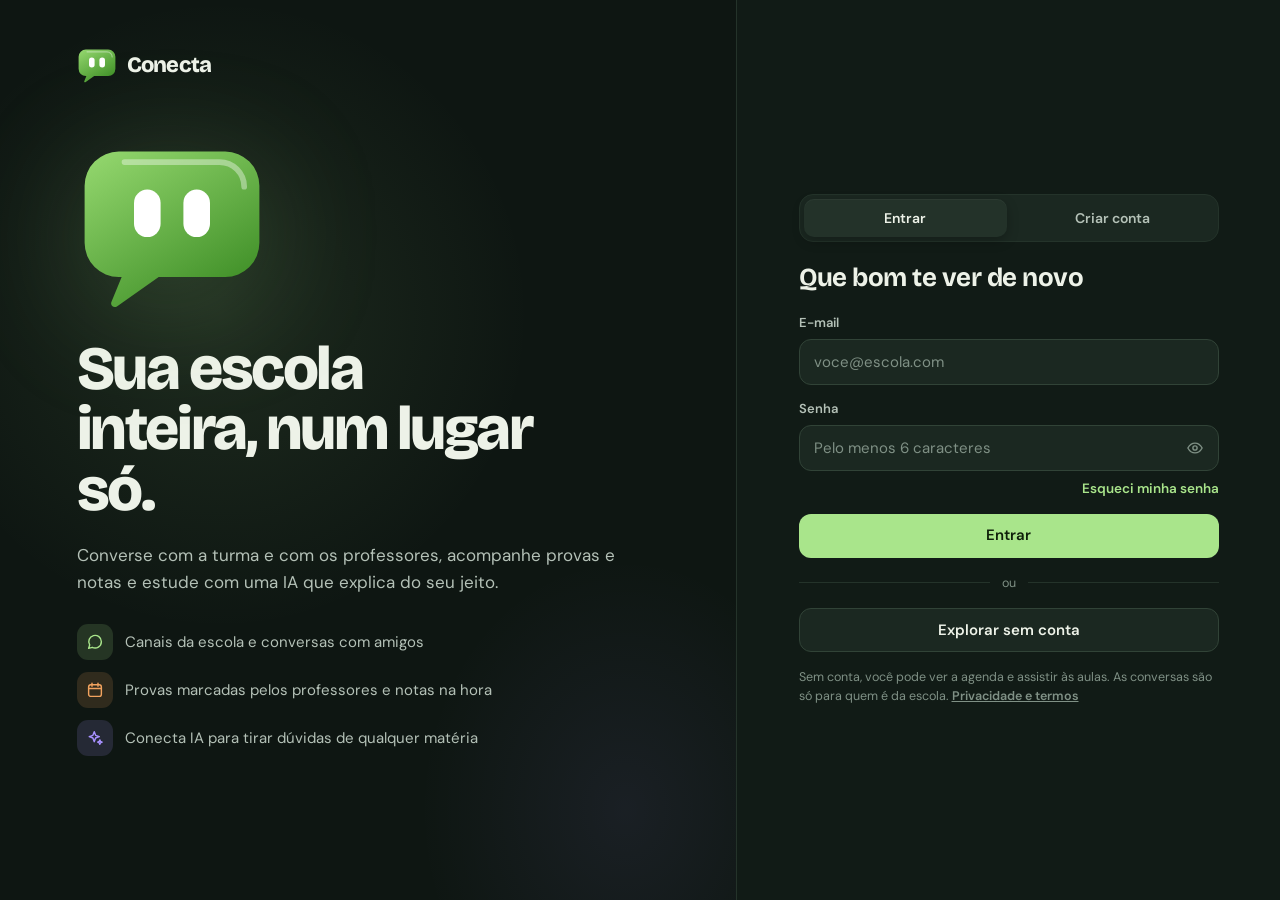
<file: index.html>
<!doctype html>
<html lang="pt-BR">
  <head>
    
    <meta charset="UTF-8" />
    <meta name="viewport" content="width=device-width, initial-scale=1.0, viewport-fit=cover" />
    <meta name="theme-color" content="#0e1612" />
    <meta name="color-scheme" content="dark light" />
    <meta name="apple-mobile-web-app-capable" content="yes" />
    <meta name="apple-mobile-web-app-status-bar-style" content="black-translucent" />
    <meta name="apple-mobile-web-app-title" content="Conecta" />
    <link rel="icon" type="image/svg+xml" href="./favicon.svg" />
    <link rel="apple-touch-icon" href="./apple-touch-icon.png" />
    <link rel="manifest" href="./manifest.webmanifest" />
    <link rel="preconnect" href="https://fonts.googleapis.com" />
    <link rel="preconnect" href="https://fonts.gstatic.com" crossorigin />
    <script>
      // Aplica o tema antes de desenhar a página (evita piscar claro/escuro).
      try {
        var tema = localStorage.getItem('conecta-tema')
        var claro = tema === 'light' || (tema === 'system' && window.matchMedia('(prefers-color-scheme: light)').matches)
        document.documentElement.dataset.theme = claro ? 'light' : 'dark'
        document.documentElement.style.colorScheme = claro ? 'light' : 'dark'
        if (claro) document.querySelector('meta[name="theme-color"]').setAttribute('content', '#f3f6f0')
      } catch (erro) {}
    </script>
    <style>
      html,
      body {
        background: #0e1612;
        color: #edf2e8;
      }
      html[data-theme='light'],
      html[data-theme='light'] body {
        background: #f3f6f0;
        color: #14201a;
      }
    </style>
    <title>Conecta</title>
    
    <meta name="description" content="Plataforma educacional para estudar, colaborar em comunidades e aprender com apoio de IA.">
    <meta name="robots" content="noindex, nofollow">
    <meta property="og:title" content="Conecta">
    <meta property="og:description" content="Plataforma educacional para estudar, colaborar em comunidades e aprender com apoio de IA.">
    <script type="module" crossorigin src="./assets/index-DVlyKf18.js"></script>
    <link rel="modulepreload" crossorigin href="./assets/chunk-zsgVPwQN.js">
    <link rel="modulepreload" crossorigin href="./assets/Layout-ex7N3F9c.js">
    <link rel="modulepreload" crossorigin href="./assets/Sheet-BT-fkHwn.js">
    <link rel="modulepreload" crossorigin href="./assets/colors-5kEWrtJf.js">
    <link rel="modulepreload" crossorigin href="./assets/Avatar-DeKruuyl.js">
    <link rel="modulepreload" crossorigin href="./assets/images-CVbNcUYz.js">
    <link rel="stylesheet" crossorigin href="./assets/index-CoGE_TmU.css">
  </head>
  <body>
    
    <div id="root"></div>
    
  </body>
</html>
</file>
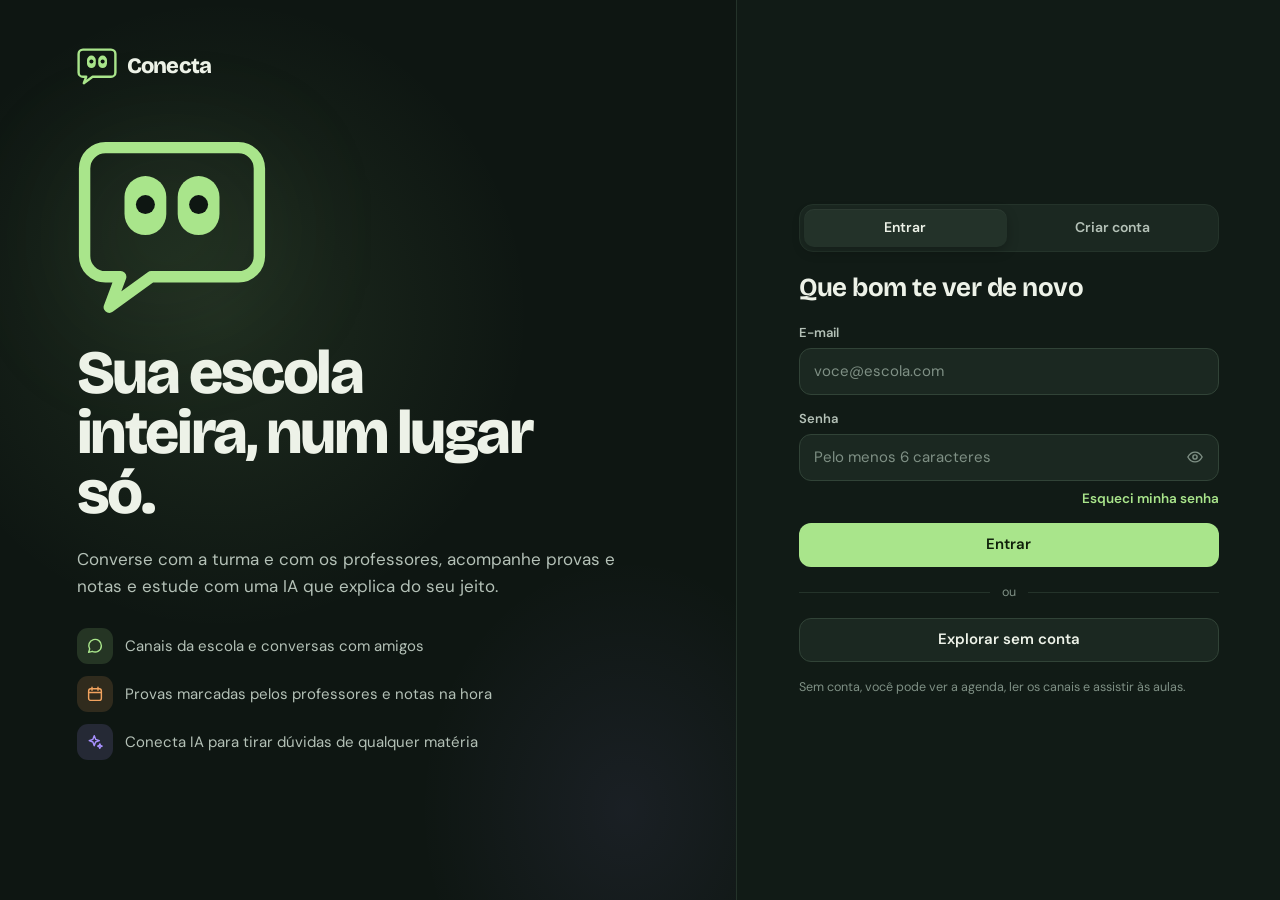
<file: Conecta-site-novo/index.html>
<!doctype html>
<html lang="pt-BR">
  <head>
    
    <meta charset="UTF-8" />
    <meta name="viewport" content="width=device-width, initial-scale=1.0, viewport-fit=cover" />
    <meta name="theme-color" content="#0e1612" />
    <meta name="color-scheme" content="dark light" />
    <meta name="apple-mobile-web-app-capable" content="yes" />
    <meta name="apple-mobile-web-app-status-bar-style" content="black-translucent" />
    <meta name="apple-mobile-web-app-title" content="Conecta" />
    <link rel="icon" type="image/svg+xml" href="./favicon.svg" />
    <link rel="apple-touch-icon" href="./apple-touch-icon.png" />
    <link rel="manifest" href="./manifest.webmanifest" />
    <link rel="preconnect" href="https://fonts.googleapis.com" />
    <link rel="preconnect" href="https://fonts.gstatic.com" crossorigin />
    <script>
      // Aplica o tema antes de desenhar a página (evita piscar claro/escuro).
      try {
        var tema = localStorage.getItem('conecta-tema')
        var claro = tema === 'light' || (tema === 'system' && window.matchMedia('(prefers-color-scheme: light)').matches)
        document.documentElement.dataset.theme = claro ? 'light' : 'dark'
        document.documentElement.style.colorScheme = claro ? 'light' : 'dark'
        if (claro) document.querySelector('meta[name="theme-color"]').setAttribute('content', '#f3f6f0')
      } catch (erro) {}
    </script>
    <style>
      html,
      body {
        background: #0e1612;
        color: #edf2e8;
      }
      html[data-theme='light'],
      html[data-theme='light'] body {
        background: #f3f6f0;
        color: #14201a;
      }
    </style>
    <title>Conecta</title>
    
    <meta name="description" content="Plataforma educacional para estudar, colaborar em comunidades e aprender com apoio de IA.">
    <meta name="robots" content="noindex, nofollow">
    <meta property="og:title" content="Conecta">
    <meta property="og:description" content="Plataforma educacional para estudar, colaborar em comunidades e aprender com apoio de IA.">
    <script type="module" crossorigin src="./assets/index-CXdjhLfu.js"></script>
    <link rel="modulepreload" crossorigin href="./assets/Layout-Bwj6ScSl.js">
    <link rel="modulepreload" crossorigin href="./assets/Sheet-Bf9VNR_-.js">
    <link rel="modulepreload" crossorigin href="./assets/images-DmRoHhyQ.js">
    <link rel="stylesheet" crossorigin href="./assets/index-CHiEebUs.css">
  </head>
  <body>
    
    <div id="root"></div>
    
  </body>
</html>
</file>
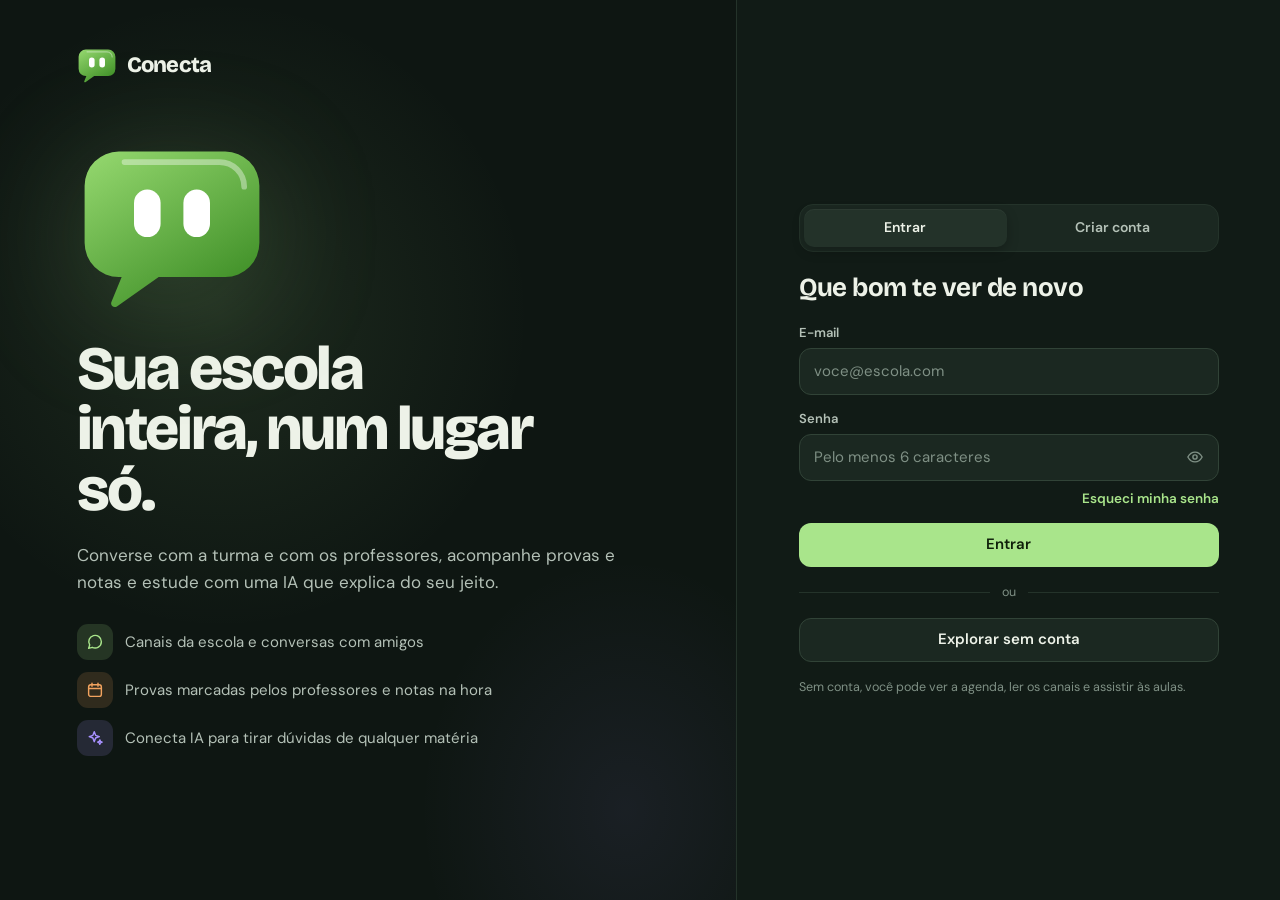
<file: Conecta-site-v3/index.html>
<!doctype html>
<html lang="pt-BR">
  <head>
    
    <meta charset="UTF-8" />
    <meta name="viewport" content="width=device-width, initial-scale=1.0, viewport-fit=cover" />
    <meta name="theme-color" content="#0e1612" />
    <meta name="color-scheme" content="dark light" />
    <meta name="apple-mobile-web-app-capable" content="yes" />
    <meta name="apple-mobile-web-app-status-bar-style" content="black-translucent" />
    <meta name="apple-mobile-web-app-title" content="Conecta" />
    <link rel="icon" type="image/svg+xml" href="./favicon.svg" />
    <link rel="apple-touch-icon" href="./apple-touch-icon.png" />
    <link rel="manifest" href="./manifest.webmanifest" />
    <link rel="preconnect" href="https://fonts.googleapis.com" />
    <link rel="preconnect" href="https://fonts.gstatic.com" crossorigin />
    <script>
      // Aplica o tema antes de desenhar a página (evita piscar claro/escuro).
      try {
        var tema = localStorage.getItem('conecta-tema')
        var claro = tema === 'light' || (tema === 'system' && window.matchMedia('(prefers-color-scheme: light)').matches)
        document.documentElement.dataset.theme = claro ? 'light' : 'dark'
        document.documentElement.style.colorScheme = claro ? 'light' : 'dark'
        if (claro) document.querySelector('meta[name="theme-color"]').setAttribute('content', '#f3f6f0')
      } catch (erro) {}
    </script>
    <style>
      html,
      body {
        background: #0e1612;
        color: #edf2e8;
      }
      html[data-theme='light'],
      html[data-theme='light'] body {
        background: #f3f6f0;
        color: #14201a;
      }
    </style>
    <title>Conecta</title>
    
    <meta name="description" content="Plataforma educacional para estudar, colaborar em comunidades e aprender com apoio de IA.">
    <meta name="robots" content="noindex, nofollow">
    <meta property="og:title" content="Conecta">
    <meta property="og:description" content="Plataforma educacional para estudar, colaborar em comunidades e aprender com apoio de IA.">
    <script type="module" crossorigin src="./assets/index-BxIXHnJ1.js"></script>
    <link rel="modulepreload" crossorigin href="./assets/chunk-zsgVPwQN.js">
    <link rel="modulepreload" crossorigin href="./assets/Layout-Da7u9q1u.js">
    <link rel="modulepreload" crossorigin href="./assets/Sheet-CHCOLm8g.js">
    <link rel="modulepreload" crossorigin href="./assets/Avatar-CEYXKoHf.js">
    <link rel="modulepreload" crossorigin href="./assets/images-C80mg6O4.js">
    <link rel="stylesheet" crossorigin href="./assets/index-C-eDlCN0.css">
  </head>
  <body>
    
    <div id="root"></div>
    
  </body>
</html>
</file>
<file: assets/index-CoGE_TmU.css>
@import "https://fonts.googleapis.com/css2?family=Bricolage+Grotesque:opsz,wght@12..96,500..800&family=DM+Sans:opsz,wght@9..40,400..700&display=swap";@layer components;@layer properties{@supports (((-webkit-hyphens:none)) and (not (margin-trim:inline))) or ((-moz-orient:inline) and (not (color:rgb(from red r g b)))){*,:before,:after,::backdrop{--tw-rotate-x:initial;--tw-rotate-y:initial;--tw-rotate-z:initial;--tw-skew-x:initial;--tw-skew-y:initial;--tw-shadow:0 0 #0000;--tw-shadow-color:initial;--tw-shadow-alpha:100%;--tw-inset-shadow:0 0 #0000;--tw-inset-shadow-color:initial;--tw-inset-shadow-alpha:100%;--tw-ring-color:initial;--tw-ring-shadow:0 0 #0000;--tw-inset-ring-color:initial;--tw-inset-ring-shadow:0 0 #0000;--tw-ring-inset:initial;--tw-ring-offset-width:0px;--tw-ring-offset-color:#fff;--tw-ring-offset-shadow:0 0 #0000;--tw-blur:initial;--tw-brightness:initial;--tw-contrast:initial;--tw-grayscale:initial;--tw-hue-rotate:initial;--tw-invert:initial;--tw-opacity:initial;--tw-saturate:initial;--tw-sepia:initial;--tw-drop-shadow:initial;--tw-drop-shadow-color:initial;--tw-drop-shadow-alpha:100%;--tw-drop-shadow-size:initial}}}@layer theme{:root,:host{--font-sans:ui-sans-serif, system-ui, sans-serif, "Apple Color Emoji", "Segoe UI Emoji", "Segoe UI Symbol", "Noto Color Emoji";--font-mono:ui-monospace, SFMono-Regular, Menlo, Monaco, Consolas, "Liberation Mono", "Courier New", monospace;--spacing:.25rem;--default-font-family:var(--font-sans);--default-mono-font-family:var(--font-mono)}}@layer base{*,:after,:before,::backdrop{box-sizing:border-box;border:0 solid;margin:0;padding:0}::file-selector-button{box-sizing:border-box;border:0 solid;margin:0;padding:0}html,:host{-webkit-text-size-adjust:100%;tab-size:4;line-height:1.5;font-family:var(--default-font-family,ui-sans-serif, system-ui, sans-serif, "Apple Color Emoji", "Segoe UI Emoji", "Segoe UI Symbol", "Noto Color Emoji");font-feature-settings:var(--default-font-feature-settings,normal);font-variation-settings:var(--default-font-variation-settings,normal);-webkit-tap-highlight-color:transparent}hr{height:0;color:inherit;border-top-width:1px}abbr:where([title]){-webkit-text-decoration:underline dotted;text-decoration:underline dotted}h1,h2,h3,h4,h5,h6{font-size:inherit;font-weight:inherit}a{color:inherit;-webkit-text-decoration:inherit;-webkit-text-decoration:inherit;-webkit-text-decoration:inherit;-webkit-text-decoration:inherit;text-decoration:inherit}b,strong{font-weight:bolder}code,kbd,samp,pre{font-family:var(--default-mono-font-family,ui-monospace, SFMono-Regular, Menlo, Monaco, Consolas, "Liberation Mono", "Courier New", monospace);font-feature-settings:var(--default-mono-font-feature-settings,normal);font-variation-settings:var(--default-mono-font-variation-settings,normal);font-size:1em}small{font-size:80%}sub,sup{vertical-align:baseline;font-size:75%;line-height:0;position:relative}sub{bottom:-.25em}sup{top:-.5em}table{text-indent:0;border-color:inherit;border-collapse:collapse}:-moz-focusring{outline:auto}progress{vertical-align:baseline}summary{display:list-item}ol,ul,menu{list-style:none}img,svg,video,canvas,audio,iframe,embed,object{vertical-align:middle;display:block}img,video{max-width:100%;height:auto}button,input,select,optgroup,textarea{font:inherit;font-feature-settings:inherit;font-variation-settings:inherit;letter-spacing:inherit;color:inherit;opacity:1;background-color:#0000;border-radius:0}::file-selector-button{font:inherit;font-feature-settings:inherit;font-variation-settings:inherit;letter-spacing:inherit;color:inherit;opacity:1;background-color:#0000;border-radius:0}:where(select:is([multiple],[size])) optgroup{font-weight:bolder}:where(select:is([multiple],[size])) optgroup option{padding-inline-start:20px}::file-selector-button{margin-inline-end:4px}::placeholder{opacity:1}@supports (not ((-webkit-appearance:-apple-pay-button))) or (contain-intrinsic-size:1px){::placeholder{color:currentColor}@supports (color:color-mix(in lab, red, red)){::placeholder{color:color-mix(in oklab, currentcolor 50%, transparent)}}}textarea{resize:vertical}::-webkit-search-decoration{-webkit-appearance:none}::-webkit-date-and-time-value{min-height:1lh;text-align:inherit}::-webkit-datetime-edit{display:inline-flex}::-webkit-datetime-edit-fields-wrapper{padding:0}::-webkit-datetime-edit{padding-block:0}::-webkit-datetime-edit-year-field{padding-block:0}::-webkit-datetime-edit-month-field{padding-block:0}::-webkit-datetime-edit-day-field{padding-block:0}::-webkit-datetime-edit-hour-field{padding-block:0}::-webkit-datetime-edit-minute-field{padding-block:0}::-webkit-datetime-edit-second-field{padding-block:0}::-webkit-datetime-edit-millisecond-field{padding-block:0}::-webkit-datetime-edit-meridiem-field{padding-block:0}::-webkit-calendar-picker-indicator{line-height:1}:-moz-ui-invalid{box-shadow:none}button,input:where([type=button],[type=reset],[type=submit]){appearance:button}::file-selector-button{appearance:button}::-webkit-inner-spin-button{height:auto}::-webkit-outer-spin-button{height:auto}[hidden]:where(:not([hidden=until-found])){display:none!important}}@layer utilities{.visible{visibility:visible}.fixed{position:fixed}.static{position:static}.start{inset-inline-start:var(--spacing)}.block{display:block}.contents{display:contents}.grid{display:grid}.hidden{display:none}.inline{display:inline}.grow{flex-grow:1}.transform{transform:var(--tw-rotate-x,) var(--tw-rotate-y,) var(--tw-rotate-z,) var(--tw-skew-x,) var(--tw-skew-y,)}.capitalize{text-transform:capitalize}.ring{--tw-ring-shadow:var(--tw-ring-inset,) 0 0 0 calc(1px + var(--tw-ring-offset-width)) var(--tw-ring-color,currentcolor);box-shadow:var(--tw-inset-shadow), var(--tw-inset-ring-shadow), var(--tw-ring-offset-shadow), var(--tw-ring-shadow), var(--tw-shadow)}.filter{filter:var(--tw-blur,) var(--tw-brightness,) var(--tw-contrast,) var(--tw-grayscale,) var(--tw-hue-rotate,) var(--tw-invert,) var(--tw-saturate,) var(--tw-sepia,) var(--tw-drop-shadow,)}}:root{--lightningcss-light: ;--lightningcss-dark:initial;color-scheme:dark;--bg:#0e1612;--bg-raised:#111b16;--surface:#15201a;--surface-2:#1b2821;--surface-3:#233229;--elevated:#17231d;--line:#24332a;--line-strong:#314337;--text:#edf2e8;--text-2:#b4c1b7;--text-3:#7f9085;--lime:#a9e58b;--lime-strong:#c2f2a6;--lime-ink:#0f1f0a;--lime-soft:#a9e58b1f;--lime-deep:#27421c;--orange:#f2a35f;--violet:#a891ff;--violet-ink:#150f33;--violet-soft:#a891ff24;--violet-deep:#2a2350;--red:#ff7b72;--blue:#7cb8ff;--yellow:#f5cf6b;--pink:#ff8fb1;--teal:#6adbc9;--r-xs:8px;--r-sm:12px;--r:16px;--r-lg:22px;--r-xl:28px;--shadow-pop:0 24px 64px #00000080, 0 2px 0 #ffffff05 inset;--font-display:"Bricolage Grotesque", "DM Sans", system-ui, sans-serif;--font-ui:"DM Sans", system-ui, -apple-system, "Segoe UI", sans-serif;--safe-bottom:env(safe-area-inset-bottom,0px);--mascot-top:#8fd36a;--mascot-bottom:#3f8f27;--mascot-eye:#fff}*,:before,:after{box-sizing:border-box}html,body,#root{height:100%;margin:0}body{background:var(--bg);color:var(--text);font-family:var(--font-ui);-webkit-font-smoothing:antialiased;-moz-osx-font-smoothing:grayscale;text-rendering:optimizelegibility;font-optical-sizing:auto;font-size:15px;line-height:1.5;overflow:hidden}h1,h2,h3,h4,p{margin:0}ul,ol{margin:0;padding:0;list-style:none}button,input,textarea,select{font:inherit;color:inherit;-webkit-tap-highlight-color:transparent}button{cursor:pointer;text-align:inherit;background:0 0;border:0;padding:0}button:disabled{cursor:not-allowed}img{max-width:100%}a{color:var(--lime)}::selection{background:#a9e58b47}:focus-visible{outline:2px solid var(--lime);outline-offset:2px}::-webkit-scrollbar{width:8px;height:8px}::-webkit-scrollbar-track{background:0 0}::-webkit-scrollbar-thumb{background:var(--line-strong);background-clip:padding-box;border:2px solid #0000;border-radius:8px}*{scrollbar-width:thin;scrollbar-color:var(--line-strong) transparent}.visually-hidden{clip:rect(0, 0, 0, 0);white-space:nowrap;border:0;width:1px;height:1px;margin:-1px;padding:0;overflow:hidden;position:absolute!important}.skip-link{z-index:500;background:var(--lime);color:var(--lime-ink);border-radius:10px;padding:10px 14px;font-weight:700;text-decoration:none;position:fixed;top:12px;left:12px;transform:translateY(-160%)}.skip-link:focus{transform:none}.muted{color:var(--text-3);font-size:14px}.grow{flex:1;min-width:0}.wordmark{font-family:var(--font-display);letter-spacing:-.035em;color:var(--text);font-size:22px;font-weight:800}.app:before,.login:before{content:"";pointer-events:none;z-index:-1;opacity:.05;background-image:url("data:image/svg+xml,%3Csvg xmlns='http://www.w3.org/2000/svg' width='160' height='160'%3E%3Cfilter id='n'%3E%3CfeTurbulence type='fractalNoise' baseFrequency='.9' numOctaves='2' stitchTiles='stitch'/%3E%3CfeColorMatrix values='0 0 0 0 1 0 0 0 0 1 0 0 0 0 1 0 0 0 .6 0'/%3E%3C/filter%3E%3Crect width='100%25' height='100%25' filter='url(%23n)'/%3E%3C/svg%3E");position:fixed;inset:0}.mascot{flex:none;display:block;overflow:visible}.mascot .mascot-eye{transform-box:fill-box;transform-origin:50%;transition:transform 90ms}.mascot.is-blinking .mascot-eye{transform:scaleY(.12)}.mascot .mascot-eyes{transition:transform .16s ease-out}.mascot[role=button]{cursor:pointer;border-radius:18px}.button{border-radius:var(--r-sm);white-space:nowrap;border:1px solid #0000;justify-content:center;align-items:center;gap:8px;min-height:44px;padding:0 18px;font-size:15px;font-weight:600;line-height:1;text-decoration:none;transition:background-color .15s,border-color .15s,color .15s,transform .1s,opacity .15s;display:inline-flex}.button:active:not(:disabled){transform:scale(.98)}.button:disabled{opacity:.5}.button-primary{background:var(--lime);color:var(--lime-ink)}.button-primary:hover:not(:disabled){background:var(--lime-strong)}.button-secondary{background:var(--surface-2);border-color:var(--line-strong);color:var(--text)}.button-secondary:hover:not(:disabled){background:var(--surface-3)}.button-ghost{color:var(--text-2)}.button-ghost:hover:not(:disabled){background:var(--surface-2);color:var(--text)}.button-ai{background:var(--violet);color:var(--violet-ink)}.button-ai:hover:not(:disabled){background:#bdaaff}.button-sm{border-radius:10px;min-height:36px;padding:0 12px;font-size:14px}.button-block{width:100%}.is-danger,.button.is-danger{color:var(--red)}.icon-button{border-radius:var(--r-sm);width:40px;height:40px;color:var(--text-2);flex:none;place-items:center;text-decoration:none;transition:background-color .15s,color .15s;display:inline-grid}.icon-button:hover:not(:disabled){background:var(--surface-2);color:var(--text)}.icon-button:disabled{opacity:.4}.icon-button-sm{border-radius:10px;width:32px;height:32px}.icon-button-filled{background:var(--lime);color:var(--lime-ink)}.icon-button-filled:hover:not(:disabled){background:var(--lime-strong);color:var(--lime-ink)}.icon-button-outline{border:1px solid var(--line-strong);width:44px;height:44px}.link-button{color:var(--lime);white-space:nowrap;font-size:14px;font-weight:600}.link-button:hover{text-underline-offset:3px;text-decoration:underline}.form-stack{gap:14px;display:grid}.form-row{grid-template-columns:repeat(auto-fit,minmax(150px,1fr));gap:12px;display:grid}.form-actions{justify-content:flex-end;gap:8px;display:flex}.field{border:0;gap:6px;min-width:0;margin:0;padding:0;display:grid}.field-label{color:var(--text-2);justify-content:space-between;gap:8px;padding:0;font-size:13px;font-weight:600;display:flex}.field-label small{color:var(--text-3);font-weight:500}.input{background:var(--surface-2);border:1px solid var(--line-strong);border-radius:var(--r-sm);width:100%;min-height:46px;color:var(--text);padding:11px 14px;font-size:15px;transition:border-color .15s,box-shadow .15s}.input::placeholder{color:var(--text-3)}.input:focus{border-color:var(--lime);outline:none;box-shadow:0 0 0 3px #a9e58b29}textarea.input{resize:vertical;min-height:0;line-height:1.5}select.input{appearance:none;background-image:url("data:image/svg+xml,%3Csvg xmlns='http://www.w3.org/2000/svg' width='20' height='20' viewBox='0 0 24 24' fill='none' stroke='%23b4c1b7' stroke-width='2' stroke-linecap='round'%3E%3Cpath d='m6 9 6 6 6-6'/%3E%3C/svg%3E");background-position:right 12px center;background-repeat:no-repeat;padding-right:38px}.input::-webkit-calendar-picker-indicator{opacity:.55;cursor:pointer}.input-emoji{text-align:center;font-size:20px}.input-with-action{display:block;position:relative}.input-with-action .input{padding-right:48px}.input-action{width:38px;height:38px;color:var(--text-3);border-radius:10px;place-items:center;display:grid;position:absolute;top:50%;right:5px;transform:translateY(-50%)}.input-action:hover{color:var(--text);background:var(--surface-3)}.segmented{background:var(--surface-2);border:1px solid var(--line);border-radius:14px;gap:4px;padding:4px;display:flex}.segmented button{min-height:38px;color:var(--text-2);white-space:nowrap;border-radius:10px;flex:1;justify-content:center;align-items:center;gap:6px;padding:0 14px;font-size:14px;font-weight:600;transition:background-color .15s,color .15s;display:inline-flex}.segmented button:hover{color:var(--text)}.segmented button.is-active{background:var(--surface-3);color:var(--text);box-shadow:inset 0 1px #ffffff0a,0 4px 12px #00000040}.segmented-sm button{min-height:34px;padding:0 12px;font-size:13.5px}.switch{background:var(--surface-3);border:1px solid var(--line-strong);border-radius:999px;flex:none;width:48px;height:28px;transition:background-color .18s,border-color .18s;position:relative}.switch span{background:var(--text-2);border-radius:50%;width:22px;height:22px;transition:transform .18s,background-color .18s;position:absolute;top:2px;left:2px}.switch.is-on{background:var(--lime);border-color:var(--lime)}.switch.is-on span{background:var(--lime-ink);transform:translate(20px)}.setting-row{border-radius:var(--r-sm);background:var(--surface-2);justify-content:space-between;align-items:center;gap:16px;padding:12px 14px;display:flex}.setting-row strong{font-size:14.5px;font-weight:600;display:block}.setting-row small{color:var(--text-3);font-size:12.5px;display:block}.settings-list{gap:10px;display:grid}.settings-list .section-title{margin-top:8px}.chip-row{flex-wrap:wrap;gap:8px;display:flex}.chip-row:not(.chip-row-scroll) .chip{white-space:normal;text-align:left;border-radius:18px;max-width:100%;padding-block:6px;line-height:1.3}.chip-row-scroll{scrollbar-width:none;flex-wrap:nowrap;padding-bottom:2px;overflow-x:auto}.chip-row-scroll::-webkit-scrollbar{display:none}.chip{border:1px solid var(--line-strong);background:var(--surface-2);min-height:34px;color:var(--text-2);white-space:nowrap;border-radius:999px;align-items:center;gap:6px;padding:0 14px;font-size:13.5px;font-weight:500;transition:color .15s,border-color .15s,background-color .15s;display:inline-flex}.chip:hover{color:var(--text);border-color:var(--text-3)}.chip.is-active{--c:var(--subject,var(--lime))}@supports (color:color-mix(in lab, red, red)){.chip.is-active{--c:color-mix(in srgb, var(--subject,var(--lime)) var(--subject-mix,100%), #0c1a10)}}.chip.is-active{background:var(--c)}@supports (color:color-mix(in lab, red, red)){.chip.is-active{background:color-mix(in srgb, var(--c) 20%, transparent)}}.chip.is-active{border-color:var(--c)}@supports (color:color-mix(in lab, red, red)){.chip.is-active{border-color:color-mix(in srgb, var(--c) 55%, transparent)}}.chip.is-active{color:var(--c);font-weight:600}.chip-ai{color:#d8cfff;border-color:#a891ff59}.chip-ai:hover{border-color:var(--violet);color:#fff}.chip-count{opacity:.65;font-variant-numeric:tabular-nums;font-size:12px}.chip-add{border:1px dashed var(--line-strong);border-radius:999px;flex:none;align-items:center;min-height:34px;padding:0 4px 0 12px;display:inline-flex}.chip-add input{width:120px;color:var(--text);background:0 0;border:0;outline:none;font-size:13.5px}.chip-add input::placeholder{color:var(--text-3)}.chip-add button{width:26px;height:26px;color:var(--lime);border-radius:50%;place-items:center;display:grid}.chip-add button:disabled{color:var(--text-3)}.count-badge{background:var(--lime);min-width:20px;height:20px;color:var(--lime-ink);font-variant-numeric:tabular-nums;border-radius:999px;place-items:center;padding:0 6px;font-size:11.5px;font-weight:700;line-height:1;display:inline-grid}.count-pill{background:var(--surface-3);min-width:22px;height:20px;color:var(--text-2);font:600 12px/1 var(--font-ui);vertical-align:2px;border-radius:999px;place-items:center;padding:0 7px;display:inline-grid}.status-pill{border:1px solid var(--line-strong);min-height:28px;color:var(--text-2);white-space:nowrap;border-radius:999px;align-self:flex-start;align-items:center;gap:6px;padding:0 10px;font-size:12.5px;font-weight:500;display:inline-flex}.status-ok{color:var(--lime);border-color:#a9e58b59}.role-badge{font:600 12px/1.5 var(--font-ui);vertical-align:3px;white-space:nowrap;color:var(--orange);background:#f2a35f1f;border:1px solid #f2a35f52;border-radius:999px;align-items:center;gap:4px;padding:2px 8px;display:inline-flex}.role-badge.role-professor{color:var(--blue);background:#7cb8ff1f;border-color:#7cb8ff52}.subject-tag{--c:var(--subject,var(--lime))}@supports (color:color-mix(in lab, red, red)){.subject-tag{--c:color-mix(in srgb, var(--subject,var(--lime)) var(--subject-mix,100%), #0c1a10)}}.subject-tag{background:var(--c);border-radius:999px;place-self:flex-start start;align-items:center;padding:3px 10px;display:inline-flex}@supports (color:color-mix(in lab, red, red)){.subject-tag{background:color-mix(in srgb, var(--c) 16%, transparent)}}.subject-tag{color:var(--c);white-space:nowrap;font-size:12.5px;font-weight:700}.dot{border-radius:50%;flex:none;width:9px;height:9px;display:inline-block}.dot-badge{background:var(--lime);width:9px;height:9px;box-shadow:0 0 0 2px var(--bg-raised);border-radius:50%;position:absolute;top:6px;right:6px}.alert{border-radius:var(--r-sm);align-items:flex-start;gap:10px;padding:12px 14px;font-size:14px;line-height:1.45;display:flex}.alert svg{flex:none;margin-top:1px}.alert small{color:var(--text-2);margin-top:4px;display:block}.alert-error{color:#ffc1bb;background:#ff7b721a;border:1px solid #ff7b724d}.alert-info{background:var(--surface-2);color:var(--text-2)}.fine-print{color:var(--text-3);font-size:12.5px;line-height:1.5}.spinner{border:2.5px solid var(--line-strong);border-top-color:var(--lime);border-radius:50%;width:24px;height:24px;animation:.8s linear infinite spin;display:inline-block}.spinner-sm{border-width:2px;border-top-color:currentColor;width:16px;height:16px}.skeleton{border-radius:var(--r);background:linear-gradient(90deg, var(--surface-2) 0%, var(--surface-3) 50%, var(--surface-2) 100%);background-size:200% 100%;animation:1.4s ease-in-out infinite shimmer}.skeleton-ticket{height:128px}.skeleton-list{height:96px}.screen-loading{place-items:center;height:100%;display:grid}.message-loading{place-items:center;padding:40px 0;display:grid}.section-title{font-family:var(--font-display);letter-spacing:-.01em;align-items:center;gap:8px;font-size:17px;font-weight:650;display:flex}.mini-list,.message-preview-list,.grade-summary,.event-list,.upcoming-list,.person-list,.topic-list,.related-list,.pinned-list,.subject-list:not(.is-scroller),.profile-communities,.admin-communities,.channel-editor,.activity-list,.settings-list,.ai-list ul{grid-template-columns:minmax(0,1fr)}.splash{text-align:center;place-content:center;justify-items:center;gap:14px;height:100dvh;min-height:100%;padding:24px;display:grid}.splash h1{font-family:var(--font-display);font-size:28px;font-weight:700}.splash p{color:var(--text-2);max-width:40ch}.offline-icon{background:var(--surface-2);width:64px;height:64px;color:var(--orange);border-radius:20px;place-items:center;display:grid}.error-detail{white-space:pre-wrap;overflow-wrap:anywhere;color:var(--orange);max-width:520px;font-size:13px}.login{grid-template-columns:minmax(0,1fr);height:100dvh;display:grid;position:relative;overflow-y:auto}.login-hero{display:none}.login-panel{padding:28px 18px calc(28px + var(--safe-bottom));place-items:center;display:grid}.login-card{flex-direction:column;gap:16px;width:100%;max-width:420px;display:flex}.login-card-mascot{text-align:center;flex-direction:column;align-items:center;gap:8px;margin-bottom:4px;display:flex}.login-card-mascot .wordmark{font-size:26px}.login-card-tagline{font-family:var(--font-display);color:var(--text-2);letter-spacing:-.01em;font-size:19px;font-weight:650}.login-card-title{font-family:var(--font-display);letter-spacing:-.02em;font-size:26px;font-weight:700}.divider-or{color:var(--text-3);align-items:center;gap:12px;font-size:12.5px;display:flex}.divider-or:before,.divider-or:after{content:"";background:var(--line);flex:1;height:1px}.pick-list{gap:8px;display:grid}.pick-option{border:1px solid var(--line-strong);background:var(--surface-2);cursor:pointer;border-radius:14px;align-items:center;gap:12px;padding:10px 12px;transition:border-color .15s,background-color .15s;display:flex}.pick-option input{opacity:0;pointer-events:none;position:absolute}.pick-option:focus-within{outline:2px solid var(--lime);outline-offset:2px}.pick-emoji{background:var(--surface-3);border-radius:12px;flex:none;place-items:center;width:40px;height:40px;font-size:20px;display:grid;overflow:hidden}.pick-emoji img{object-fit:cover;width:100%;height:100%}.pick-text{flex:1;min-width:0;display:grid}.pick-text strong{font-size:14.5px;font-weight:600}.pick-text small{color:var(--text-3);font-size:12.5px}.pick-check{border:1.5px solid var(--line-strong);color:#0000;border-radius:50%;flex:none;place-items:center;width:24px;height:24px;display:grid}.pick-option.is-selected{background:var(--lime-soft);border-color:#a9e58b8c}.pick-option.is-selected .pick-check{background:var(--lime);border-color:var(--lime);color:var(--lime-ink)}@media (width>=1024px){.login{grid-template-columns:minmax(0,1.15fr) minmax(420px,.85fr)}.login-hero{background:radial-gradient(60% 50% at 30% 35%,#a9e58b1a,#0000 70%),radial-gradient(40% 40% at 85% 90%,#a891ff14,#0000 70%);flex-direction:column;justify-content:center;gap:22px;padding:clamp(40px,6vw,96px);display:flex;position:relative}.login-brand{align-items:center;gap:10px;display:flex;position:absolute;top:clamp(28px,4vw,48px);left:clamp(40px,6vw,96px)}.login-mascot{filter:drop-shadow(0 20px 60px #a9e58b2e);width:fit-content;margin-bottom:6px}.login-title{font-family:var(--font-display);letter-spacing:-.04em;max-width:12ch;font-size:clamp(44px,4.8vw,70px);font-weight:800;line-height:.98}.login-lead{color:var(--text-2);max-width:46ch;font-size:17px;line-height:1.6}.login-points{gap:12px;margin-top:6px;display:grid}.login-points li{color:var(--text-2);align-items:center;gap:12px;font-size:15px;display:flex}.login-point-icon{width:36px;height:36px;color:var(--tone);background:var(--tone);border-radius:11px;flex:none;place-items:center;display:grid}@supports (color:color-mix(in lab, red, red)){.login-point-icon{background:color-mix(in srgb, var(--tone) 15%, transparent)}}.login-panel{background:var(--bg-raised);border-left:1px solid var(--line);padding:48px}.login-card-mascot{display:none}}.app{grid-template-rows:minmax(0,1fr) auto;grid-template-columns:minmax(0,1fr);height:100dvh;display:grid;position:relative}.app-main{outline:none;min-width:0;min-height:0;overflow:hidden}.sidebar{background:var(--bg-raised);border-right:1px solid var(--line);flex-direction:column;gap:6px;width:252px;height:100dvh;padding:18px 14px 14px;display:flex;overflow-y:auto}.sidebar-brand{border-radius:14px;align-items:center;gap:10px;padding:4px 8px 16px;display:flex}.sidebar-items{gap:2px;display:grid}.sidebar-item{width:100%;min-height:44px;color:var(--text-2);border-radius:12px;align-items:center;gap:12px;padding:0 12px;font-weight:500;transition:background-color .15s,color .15s;display:flex;position:relative}.sidebar-item:hover{background:var(--surface-2);color:var(--text)}.sidebar-item.is-active{background:var(--lime-soft);color:var(--lime);font-weight:600}.sidebar-item.is-active:before{content:"";background:var(--lime);border-radius:0 3px 3px 0;width:3px;position:absolute;top:10px;bottom:10px;left:-14px}.sidebar-icon{place-items:center;display:grid;position:relative}.sidebar-label{flex:1}.sidebar-footer{border-top:1px solid var(--line);gap:8px;margin-top:auto;padding-top:12px;display:grid}.sidebar-user{border-radius:14px;align-items:center;gap:10px;min-width:0;padding:8px;display:flex}.sidebar-user:hover,.sidebar-user.is-active{background:var(--surface-2)}.sidebar-user-text{text-align:left;min-width:0;display:grid}.sidebar-user-text strong{white-space:nowrap;text-overflow:ellipsis;font-size:14px;font-weight:600;overflow:hidden}.sidebar-user-text small{color:var(--text-3);font-size:12px}.sidebar-tools{gap:4px;display:flex}.sidebar-login{width:100%}.sidebar.is-rail{align-items:center;width:80px;padding:16px 10px}.sidebar.is-rail .sidebar-brand{padding:4px 0 14px}.sidebar.is-rail .sidebar-item{justify-content:center;width:56px;height:48px;padding:0}.sidebar.is-rail .sidebar-item.is-active:before{left:-10px}.sidebar.is-rail .sidebar-footer{justify-items:center}.sidebar.is-rail .sidebar-tools{flex-direction:column}.sidebar.is-rail .sidebar-login{width:48px;padding:0}.tabbar{padding:6px 4px calc(6px + var(--safe-bottom));border-top:1px solid var(--line);-webkit-backdrop-filter:blur(14px);background:#0e1612f0;grid-template-columns:repeat(5,1fr);display:grid}.tabbar-item{color:var(--text-3);flex-direction:column;align-items:center;gap:3px;padding:4px 0;font-size:11.5px;font-weight:600;display:flex}.tabbar-icon{border-radius:16px;place-items:center;width:58px;height:32px;transition:background-color .18s,color .18s;display:grid;position:relative}.tabbar-item.is-active{color:var(--lime)}.tabbar-item.is-active .tabbar-icon{background:var(--lime-soft)}.tabbar-badge{background:var(--lime);min-width:18px;height:18px;color:var(--lime-ink);box-shadow:0 0 0 2px var(--bg);border-radius:999px;place-items:center;padding:0 5px;font-size:10.5px;font-weight:800;display:grid;position:absolute;top:-2px;right:6px}.app.is-immersive{grid-template-rows:minmax(0,1fr)}@media (width>=760px){.app{grid-template-rows:minmax(0,1fr);grid-template-columns:auto minmax(0,1fr)}}.page{overscroll-behavior:contain;height:100%;overflow-y:auto}.page-inner{margin:0 auto;padding:0 16px 32px}.page-narrow{max-width:640px}.page-normal{max-width:860px}.page-wide{max-width:1200px}.page-header{align-items:center;gap:12px;min-height:60px;margin-bottom:8px;padding:12px 0;display:flex}.page .page-header{z-index:5;background:var(--bg);margin-inline:-16px;padding-inline:16px;position:sticky;top:0}@supports (color:color-mix(in lab, red, red)){.page .page-header{background:color-mix(in srgb, var(--bg) 88%, transparent)}}.page .page-header{-webkit-backdrop-filter:blur(12px)}.page-header-text{flex:1;min-width:0}.page-header h1{font-family:var(--font-display);letter-spacing:-.025em;overflow-wrap:anywhere;font-size:24px;font-weight:700;line-height:1.15}.page-header p{color:var(--text-3);margin-top:2px;font-size:13.5px}.page-header-actions{flex:none;align-items:center;gap:4px;display:flex}.page-back{margin-left:-8px}@media (width>=760px){.page-inner{padding:0 clamp(20px,3.5vw,44px) 48px}.page .page-header{-webkit-backdrop-filter:none;margin-inline:0;background:0 0;margin-bottom:14px;padding:28px 0 8px;position:static}.page-header h1{font-size:clamp(28px,2.6vw,34px)}.page-header p{font-size:14.5px}}.sheet-layer{z-index:100;-webkit-backdrop-filter:blur(3px);background:#0408069e;justify-content:center;align-items:flex-end;animation:.18s both fade-in;display:flex;position:fixed;inset:0}.sheet{background:var(--elevated);border:1px solid var(--line-strong);width:100%;max-height:92dvh;box-shadow:var(--shadow-pop);border-bottom:0;border-radius:26px 26px 0 0;outline:none;flex-direction:column;animation:.28s cubic-bezier(.2,.9,.25,1) both sheet-up;display:flex}.sheet-grabber{background:var(--line-strong);border-radius:5px;flex:none;width:40px;height:5px;margin:8px auto 0}.sheet-header{justify-content:space-between;align-items:flex-start;gap:12px;padding:12px 18px 8px 22px;display:flex}.sheet-header h2{font-family:var(--font-display);letter-spacing:-.02em;font-size:21px;font-weight:700}.sheet-header p{color:var(--text-3);margin-top:2px;font-size:13.5px}.sheet-body{overscroll-behavior:contain;padding:8px 22px 22px;overflow-y:auto}.sheet-footer{padding:12px 18px calc(12px + var(--safe-bottom));border-top:1px solid var(--line);justify-content:flex-end;gap:8px;display:flex}@media (width>=640px){.sheet-layer{align-items:center;padding:24px}.sheet{border-bottom:1px solid var(--line-strong);border-radius:24px;max-height:88dvh;animation:.22s cubic-bezier(.2,.9,.25,1) both pop-in}.sheet-sm{max-width:460px}.sheet-md{max-width:580px}.sheet-lg{max-width:740px}.sheet-grabber{display:none}.sheet-header{padding-top:20px}.sheet-footer{padding-bottom:14px}}.toast-stack{left:50%;bottom:calc(84px + var(--safe-bottom));z-index:200;pointer-events:none;gap:8px;width:min(92vw,440px);display:grid;position:fixed;transform:translate(-50%)}.toast{pointer-events:auto;border:1px solid var(--line-strong);box-shadow:var(--shadow-pop);background:#1f2d25;border-radius:14px;align-items:center;gap:10px;padding:11px 10px 11px 14px;font-size:14px;animation:.24s cubic-bezier(.2,.9,.25,1) both toast-in;display:flex}.toast>span{flex:1}.toast>svg{color:var(--lime);flex:none}.toast-error{border-color:#ff7b7273}.toast-error>svg{color:var(--red)}.toast-info>svg{color:var(--violet)}.toast button{width:28px;height:28px;color:var(--text-3);border-radius:8px;place-items:center;display:grid}.toast button:hover{background:var(--surface-3);color:var(--text)}@media (width>=760px){.toast-stack{bottom:24px}}.menu-anchor{position:relative}.menu{z-index:30;background:var(--elevated);border:1px solid var(--line-strong);min-width:220px;box-shadow:var(--shadow-pop);border-radius:14px;padding:6px;position:absolute;top:calc(100% + 6px);right:0}.menu button{border-radius:10px;align-items:center;gap:10px;width:100%;padding:10px 12px;font-size:14px;display:flex}.menu button:hover{background:var(--surface-2)}.lightbox{z-index:300;background:#000000e6;place-items:center;animation:.18s both fade-in;display:grid;position:fixed;inset:0}.lightbox img{border-radius:12px;max-width:94vw;max-height:86dvh}.lightbox-actions{gap:6px;display:flex;position:absolute;top:12px;right:12px}.lightbox-actions .icon-button{color:#fff;background:#ffffff1a}.more-user{background:var(--surface-2);text-align:left;border-radius:16px;align-items:center;gap:12px;width:100%;margin-bottom:14px;padding:12px;display:flex}.more-user span{flex:1;display:grid}.more-user small{color:var(--text-3);font-size:13px}.more-grid{grid-template-columns:repeat(3,1fr);gap:8px;margin-bottom:14px;display:grid}.more-item{background:var(--surface-2);color:var(--text-2);border-radius:16px;flex-direction:column;align-items:center;gap:8px;padding:14px 6px 12px;font-size:13px;font-weight:600;display:flex}.more-item.is-active{color:var(--lime);background:var(--lime-soft)}.more-icon{background:var(--surface-3);border-radius:14px;place-items:center;width:42px;height:42px;display:grid}.more-item.is-active .more-icon{background:#a9e58b2e}.avatar{object-fit:cover;background:var(--surface-3);border-radius:50%;flex:none;place-items:center;display:inline-grid}.avatar-fallback{color:var(--avatar-color);background:var(--avatar-color)}@supports (color:color-mix(in lab, red, red)){.avatar-fallback{background:color-mix(in srgb, var(--avatar-color) 18%, var(--surface-2))}}.avatar-fallback{border:1.5px solid var(--avatar-color)}@supports (color:color-mix(in lab, red, red)){.avatar-fallback{border:1.5px solid color-mix(in srgb, var(--avatar-color) 55%, transparent)}}.avatar-fallback{font-family:var(--font-display);-webkit-user-select:none;user-select:none;font-weight:700;line-height:1}.avatar-ring{box-shadow:0 0 0 3px var(--bg), 0 0 0 5px #a9e58b8c}.empty-state{text-align:center;flex-direction:column;justify-content:center;align-items:center;gap:10px;margin:auto 0;padding:48px 20px;display:flex}.empty-state strong{font-family:var(--font-display);letter-spacing:-.01em;font-size:19px;font-weight:650}.empty-state p{color:var(--text-3);max-width:38ch;font-size:14px}.empty-state.is-compact{padding:22px 12px}.empty-state.is-compact strong{font-size:16px}.empty-state-icon{background:var(--surface-2);width:52px;height:52px;color:var(--text-2);border-radius:16px;place-items:center;display:grid}.signin-prompt{text-align:center;border-radius:var(--r-xl);background:var(--surface);border:1px solid var(--line);flex-direction:column;align-items:center;gap:12px;max-width:480px;margin:12px auto;padding:40px 20px;display:flex}.signin-prompt h2{font-family:var(--font-display);font-size:24px;font-weight:700}.signin-prompt p{color:var(--text-2);max-width:36ch}.home .page-inner{padding-top:18px}.home-header{justify-content:space-between;align-items:flex-end;gap:16px;margin-bottom:20px;display:flex}.home-date{color:var(--text-3);font-size:14px;font-weight:500}.home-title{font-family:var(--font-display);letter-spacing:-.035em;margin-top:4px;font-size:clamp(30px,7vw,50px);font-weight:800;line-height:1.02}.home-avatar{border-radius:50%;flex:none}.guest-banner{border-radius:var(--r);background:var(--lime-soft);border:1px solid #a9e58b40;align-items:center;gap:14px;margin-bottom:18px;padding:14px 16px;display:flex}.guest-banner p{color:var(--text-2);flex:1;font-size:14px}.guest-banner strong{color:var(--text)}.home-grid{grid-template-columns:minmax(0,1fr);gap:16px;display:grid}.home-grid>*{animation:.5s cubic-bezier(.2,.8,.2,1) both rise-in}.home-grid>:nth-child(2){animation-delay:60ms}.home-grid>:nth-child(3){animation-delay:.12s}.home-grid>:nth-child(4){animation-delay:.18s}.home-grid>:nth-child(5){animation-delay:.24s}.home-grid>:nth-child(6){animation-delay:.3s}.home-card{border-radius:var(--r-lg);background:var(--surface);border:1px solid var(--line);flex-direction:column;gap:14px;min-width:0;padding:18px;display:flex}.home-exam,.home-videos{background:0 0;border:0;padding:4px 2px}.card-head{justify-content:space-between;align-items:center;gap:12px;display:flex}.card-title{color:var(--text);align-items:center;gap:8px;font-size:15px;font-weight:600;display:flex}.card-title svg{color:var(--text-3)}.card-sub{color:var(--text-3);font-size:14px}.home-empty{border-radius:var(--r-lg);border:1px dashed var(--line-strong);color:var(--text-2);justify-content:space-between;align-items:center;gap:12px;padding:18px;font-size:14.5px;display:flex}.exam-ticket{--c:var(--subject,var(--lime))}@supports (color:color-mix(in lab, red, red)){.exam-ticket{--c:color-mix(in srgb, var(--subject,var(--lime)) var(--subject-mix,100%), #0c1a10)}}.exam-ticket{background:linear-gradient(120deg, var(--c) 0%, var(--surface) 72%);border-radius:20px;grid-template-columns:minmax(0,1fr) auto;width:100%;display:grid;position:relative;overflow:hidden}@supports (color:color-mix(in lab, red, red)){.exam-ticket{background:linear-gradient(120deg, color-mix(in srgb, var(--c) 24%, var(--surface)) 0%, var(--surface) 72%)}}.exam-ticket{border:1px solid var(--c)}@supports (color:color-mix(in lab, red, red)){.exam-ticket{border:1px solid color-mix(in srgb, var(--c) 38%, transparent)}}.exam-ticket{transition:border-color .18s,transform .12s}.exam-ticket:hover{border-color:var(--c)}@supports (color:color-mix(in lab, red, red)){.exam-ticket:hover{border-color:color-mix(in srgb, var(--c) 70%, transparent)}}.exam-ticket:active{transform:scale(.99)}.exam-ticket-main{flex-direction:column;gap:6px;min-width:0;padding:18px 18px 18px 20px;display:flex}.exam-ticket-topic{font-family:var(--font-display);letter-spacing:-.02em;overflow-wrap:anywhere;font-size:22px;font-weight:700;line-height:1.15}.exam-ticket-when{color:var(--text-2);font-size:13.5px}.exam-ticket-stub{border-left:2px dashed var(--c);flex-direction:column;justify-content:center;align-items:center;min-width:104px;padding:16px 18px;display:flex;position:relative}@supports (color:color-mix(in lab, red, red)){.exam-ticket-stub{border-left:2px dashed color-mix(in srgb, var(--c) 45%, transparent)}}.exam-ticket-stub{color:var(--c)}.exam-ticket-stub:before,.exam-ticket-stub:after{content:"";background:var(--bg);border-radius:50%;width:20px;height:20px;position:absolute;left:-11px}.exam-ticket-stub:before{top:-11px}.exam-ticket-stub:after{bottom:-11px}.countdown-number{font-family:var(--font-display);letter-spacing:-.04em;font-size:58px;font-weight:800;line-height:.9}.countdown-unit{color:var(--text-2);font-size:13px;font-weight:700}.countdown-word{font-family:var(--font-display);letter-spacing:-.02em;font-size:24px;font-weight:800}.mini-list{gap:2px;display:grid}.mini-list li{border-bottom:1px solid var(--line);align-items:center;gap:10px;padding:8px 4px;font-size:14px;display:flex}.mini-list li:last-child{border-bottom:0}.mini-list-text{white-space:nowrap;text-overflow:ellipsis;min-width:0;color:var(--text-2);flex:1;overflow:hidden}.mini-list-text strong{color:var(--text);font-weight:600}.mini-list-meta{color:var(--text-3);white-space:nowrap;font-size:12.5px}.home-ask{background:radial-gradient(120% 140% at 100% 0%, #a891ff29, transparent 58%), var(--surface);border-color:#a891ff3d}.home-ask-head{align-items:center;gap:12px;display:flex}.ai-badge{--mascot-top:#b9a8ff;--mascot-bottom:#6a4ee0;background:var(--violet-ink);border:1px solid #a891ff4d;border-radius:12px;flex:none;place-items:center;width:38px;height:38px;display:grid}.ai-badge-lg{border-radius:14px;width:44px;height:44px}.ask-form{gap:8px;display:flex}.ask-form .input{border-color:#a891ff47}.ask-form .input:focus{border-color:var(--violet);box-shadow:0 0 0 3px #a891ff2e}.ask-form .button{flex:none;width:46px;min-height:46px;padding:0}.ask-mascot{display:none}@media (width>=1180px){.home-ask{position:relative;overflow:hidden}.ask-mascot{--mascot-top:#b9a8ff;--mascot-bottom:#6a4ee0;opacity:.9;pointer-events:none;display:block;position:absolute;bottom:-34px;right:28px;transform:rotate(-8deg)}}.ask-recent{gap:4px;margin-top:auto;display:grid}.ask-recent>p{color:var(--text-3);padding:0 2px 2px;font-size:12.5px;font-weight:600}.ask-recent ul{grid-template-columns:minmax(0,1fr);gap:2px;display:grid}.ask-recent button{width:100%;color:var(--text-2);text-align:left;border-radius:12px;align-items:center;gap:10px;padding:9px 10px;font-size:14px;transition:background-color .15s,color .15s;display:flex}.ask-recent button:hover{color:var(--text);background:#a891ff1a}.ask-recent button svg{color:var(--violet);flex:none}.ask-recent button span{white-space:nowrap;text-overflow:ellipsis;flex:1;min-width:0;overflow:hidden}.ask-recent time{color:var(--text-3);flex:none;font-size:12px}.week-strip{grid-template-columns:repeat(7,minmax(0,1fr));gap:6px;display:grid}.week-day{background:var(--surface-2);border:1px solid #0000;border-radius:14px;flex-direction:column;align-items:center;gap:3px;width:100%;padding:10px 0 9px;transition:border-color .15s;display:flex}.week-day:hover{border-color:var(--line-strong)}.week-day.is-today{background:var(--lime-soft);border-color:#a9e58b59}.week-day-name{color:var(--text-3);font-size:11.5px;font-weight:600}.week-day.is-today .week-day-name{color:var(--lime)}.week-day-number{font-family:var(--font-display);font-size:20px;font-weight:700;line-height:1.1}.week-day-dots{align-items:center;gap:3px;height:7px;display:flex}.week-day-dots i,.calendar-day-dots i{border-radius:50%;width:6px;height:6px;display:block}.week-day-dots i.is-exam,.calendar-day-dots i.is-exam{border-radius:2px;width:7px;height:7px;transform:rotate(45deg)}.notice-row{background:var(--lime-soft);width:100%;color:var(--lime);text-align:left;border-radius:14px;align-items:center;gap:10px;padding:11px 12px;font-size:14px;font-weight:600;display:flex}.notice-row span{flex:1}.message-preview-list{display:grid}.message-preview-list button{text-align:left;border-radius:12px;align-items:flex-start;gap:11px;width:100%;padding:10px 4px;display:flex}.message-preview-list button:hover{background:var(--surface-2)}.message-preview-body{flex:1;gap:1px;min-width:0;display:grid}.message-preview-top{color:var(--text-3);align-items:baseline;gap:8px;min-width:0;font-size:13px;display:flex}.message-preview-top strong{color:var(--text);white-space:nowrap;font-size:14px;font-weight:600}.message-preview-top span{white-space:nowrap;text-overflow:ellipsis;overflow:hidden}.message-preview-top time{flex:none;margin-left:auto;font-size:12px}.message-preview-text{color:var(--text-2);white-space:nowrap;text-overflow:ellipsis;font-size:14px;overflow:hidden}.grade-summary{display:grid}.grade-summary li{border-bottom:1px solid var(--line);align-items:center;gap:10px;padding:9px 2px;display:flex}.grade-summary li:last-child{border-bottom:0}.grade-summary-subject{flex:1;font-size:14.5px}.grade-pill{background:var(--surface-3);min-width:52px;height:28px;color:var(--text-2);font-variant-numeric:tabular-nums;border-radius:999px;place-items:center;padding:0 10px;font-size:13.5px;font-weight:700;display:inline-grid}.grade-pill.is-ok{background:var(--lime-soft);color:var(--lime)}.grade-pill.is-low{color:var(--orange);background:#f2a35f24}.shortcut-grid{grid-template-columns:repeat(2,minmax(0,1fr));gap:8px;display:grid}.shortcut{background:var(--surface-2);border-radius:16px;flex-direction:column;align-items:flex-start;gap:10px;padding:14px;font-size:14px;font-weight:600;transition:background-color .15s;display:flex}.shortcut svg{color:var(--lime)}.shortcut:hover{background:var(--surface-3)}.video-rail{scroll-snap-type:x mandatory;scrollbar-width:none;grid-auto-columns:minmax(210px,1fr);grid-auto-flow:column;gap:14px;padding-bottom:4px;display:grid;overflow-x:auto}.video-rail::-webkit-scrollbar{display:none}.video-rail-item{text-align:left;scroll-snap-align:start;gap:8px;display:grid}.video-rail-title{-webkit-line-clamp:2;-webkit-box-orient:vertical;font-size:14px;font-weight:600;line-height:1.35;display:-webkit-box;overflow:hidden}.video-rail-meta{color:var(--text-3);margin-top:-4px;font-size:12.5px}.video-thumb{aspect-ratio:16/9;background:var(--surface-2);border-radius:14px;display:block;position:relative;overflow:hidden}.video-thumb img{object-fit:cover;width:100%;height:100%;transition:transform .3s;display:block}.video-thumb-play{color:#fff;-webkit-backdrop-filter:blur(6px);background:#0a0e0cb8;border-radius:50%;place-items:center;width:36px;height:36px;display:grid;position:absolute;bottom:10px;right:10px}.video-thumb-subject{color:var(--subject,var(--lime));background:#0a0e0cc7;border-radius:999px;padding:3px 9px;position:absolute;top:10px;left:10px}@supports (color:color-mix(in lab, red, red)){.video-thumb-subject{color:color-mix(in srgb, var(--subject,var(--lime)) var(--subject-mix,100%), #0c1a10)}}.video-thumb-subject{font-size:12px;font-weight:700}.video-thumb-sm{border-radius:10px;flex:none;width:120px}@media (width>=760px){.home .page-inner{padding-top:32px}.home-grid{grid-template-columns:repeat(2,minmax(0,1fr))}.home-card{padding:20px}}@media (width>=1180px){.home-grid{grid-template-columns:repeat(12,minmax(0,1fr));gap:18px}.home-exam{grid-column:span 5}.home-ask,.home-week{grid-column:span 7}.home-chats,.home-grades{grid-column:span 5}.home-videos{grid-column:span 7}.home-videos .video-rail{grid-auto-columns:calc(33.3333% - 9.33333px)}}.chats{grid-template-columns:minmax(0,1fr);height:100%;display:grid}.chats-list{background:var(--bg);flex-direction:column;min-height:0;display:flex}.chats-thread{flex-direction:column;min-width:0;min-height:0;display:flex}.conversation-list{flex-direction:column;height:100%;min-height:0;display:flex}.conversation-list .page-header{margin:0;padding:12px 16px 4px}.list-search{background:var(--surface-2);border:1px solid var(--line);min-height:42px;color:var(--text-3);border-radius:12px;align-items:center;gap:10px;margin:4px 14px 10px;padding:0 14px;transition:border-color .15s;display:flex}.list-search:focus-within{border-color:var(--lime)}.list-search input{min-width:0;color:var(--text);background:0 0;border:0;outline:none;flex:1;padding:10px 0;font-size:14.5px}.list-search input::placeholder{color:var(--text-3)}.list-search-lg{min-height:48px;margin:0 0 18px}.conversation-scroll{flex:1;min-height:0;padding:0 8px 20px;overflow-y:auto}.conversation-group{margin-top:10px}.conversation-group-head{align-items:center;gap:10px;padding:6px 8px;display:flex}.conversation-group-name{min-width:0;color:var(--text-2);white-space:nowrap;text-overflow:ellipsis;flex:1;font-size:13px;font-weight:700;overflow:hidden}.community-mark{background:var(--surface-2);border-radius:8px;flex:none;place-items:center;width:26px;height:26px;font-size:14px;display:grid;overflow:hidden}.community-mark img{object-fit:cover;width:100%;height:100%}.community-mark-friends{color:var(--lime)}.community-mark-lg{border-radius:12px;width:40px;height:40px;font-size:20px}.community-mark-xl{border-radius:16px;width:56px;height:56px;font-size:28px}.conversation-row{text-align:left;border-radius:14px;align-items:center;gap:12px;width:100%;padding:9px 10px;transition:background-color .12s;display:flex}.conversation-row:hover{background:var(--surface-2)}.conversation-row.is-active{background:var(--surface-2);box-shadow:inset 3px 0 0 var(--lime)}.conversation-row.is-disabled{opacity:.5;cursor:default}.conversation-row.is-disabled:hover{background:0 0}.conversation-icon{background:var(--surface-2);border-radius:12px;flex:none;place-items:center;width:38px;height:38px;font-size:18px;display:grid}.conversation-row:hover .conversation-icon,.conversation-row.is-active .conversation-icon{background:var(--surface-3)}.conversation-icon-alert{color:var(--lime);background:var(--lime-soft)}.conversation-text{flex:1;min-width:0;display:grid}.conversation-text strong{white-space:nowrap;text-overflow:ellipsis;font-size:14.5px;font-weight:600;overflow:hidden}.conversation-text small{color:var(--text-3);white-space:nowrap;text-overflow:ellipsis;font-size:12.5px;overflow:hidden}.conversation-row.has-unread .conversation-text small{color:var(--text-2);font-weight:500}.conversation-row-subtle{color:var(--text-2)}.conversation-row-subtle .conversation-icon{border:1px dashed var(--line-strong);color:var(--text-3);background:0 0}.list-note{background:var(--surface);color:var(--text-2);border-radius:12px;align-items:flex-start;gap:10px;margin:6px 8px;padding:12px;font-size:13.5px;line-height:1.45;display:flex}.list-note svg{color:var(--text-3);flex:none;margin-top:1px}.thread{flex-direction:column;min-width:0;height:100%;min-height:0;display:flex;position:relative}.thread>.page-header{border-bottom:1px solid var(--line);margin:0;padding:10px 16px}.thread-header{border-bottom:1px solid var(--line);background-color:var(--bg);background-position:50%;background-size:cover;flex:none;align-items:center;gap:12px;min-height:64px;padding:10px 14px;display:flex;position:relative}.thread-header.has-banner{min-height:76px}.thread-header.has-banner:before{content:"";background:linear-gradient(90deg,#0e1612eb 0%,#0e1612b8 55%,#0e161280 100%);position:absolute;inset:0}.thread-header>*{position:relative}.thread-title{flex:1;min-width:0}.thread-title h1{font-family:var(--font-display);letter-spacing:-.015em;white-space:nowrap;text-overflow:ellipsis;font-size:18px;font-weight:650;overflow:hidden}.thread-title p{color:var(--text-3);white-space:nowrap;text-overflow:ellipsis;font-size:12.5px;overflow:hidden}.thread-header.has-banner .thread-title p{color:var(--text-2)}.thread-page .friends-page{flex:1;padding:16px;overflow-y:auto}.pinned-bar{border-bottom:1px solid var(--line);background:var(--surface);flex:none}.pinned-toggle{width:100%;color:var(--lime);text-align:left;align-items:center;gap:10px;padding:9px 16px;display:flex}.pinned-preview{flex:1;min-width:0;display:grid}.pinned-preview strong{font-size:12.5px;font-weight:700}.pinned-preview span{color:var(--text-2);white-space:nowrap;text-overflow:ellipsis;font-size:13.5px;overflow:hidden}.pinned-bar.is-open .pinned-toggle svg:last-child{transform:rotate(180deg)}.pinned-list{max-height:40vh;padding:0 10px 10px;overflow-y:auto}.pinned-list button{text-align:left;border-radius:12px;gap:2px;width:100%;padding:10px 12px;font-size:13.5px;display:grid}.pinned-list button:hover{background:var(--surface-2)}.pinned-list small{color:var(--text-3);font-size:12px}.message-scroll{overscroll-behavior:contain;flex-direction:column;flex:1;min-height:0;padding:14px 12px 10px;display:flex;position:relative;overflow-y:auto}.message-list{flex-direction:column;gap:2px;margin-top:auto;display:flex}.day-divider{color:var(--text-3);align-items:center;gap:12px;margin:16px 0 8px;font-size:12px;font-weight:600;display:flex}.day-divider:before,.day-divider:after{content:"";background:var(--line);flex:1;height:1px}.day-divider span{background:var(--surface);border:1px solid var(--line);border-radius:999px;padding:4px 10px}.msg{align-items:flex-end;gap:8px;display:flex}.msg.is-first{margin-top:10px}.msg.is-own{justify-content:flex-end}.msg-avatar{flex:none;width:34px}.msg-body{flex-direction:column;align-items:flex-start;min-width:0;max-width:min(78%,580px);display:flex}.msg.is-own .msg-body{align-items:flex-end}.msg-author{color:var(--text-2);margin:0 0 3px 12px;font-size:12.5px;font-weight:700}.bubble{background:var(--surface-2);border:1px solid var(--line);cursor:pointer;overflow-wrap:anywhere;border-radius:18px;max-width:100%;padding:7px 12px 6px;transition:box-shadow .15s,border-color .15s;position:relative}.msg.is-first:not(.is-own) .bubble{border-top-left-radius:6px}.msg.is-own .bubble{background:var(--lime-deep);border-color:#a9e58b33}.msg.is-own.is-first .bubble{border-top-right-radius:6px}.msg.is-selected .bubble{border-color:#a9e58b99;box-shadow:0 0 0 3px #a9e58b1f}.msg.is-highlight .bubble{animation:1.6s both highlight}.bubble-text{white-space:pre-wrap;font-size:15px;line-height:1.45;display:inline}.bubble-text a{color:var(--lime)}.msg.is-own .bubble-text a{color:var(--lime-strong)}.bubble-time{float:right;color:var(--text-3);font-variant-numeric:tabular-nums;margin:6px 0 -2px 12px;font-size:11px;line-height:1}.msg.is-own .bubble-time{color:#edf2e899}.bubble-pin{color:var(--lime);align-items:center;gap:4px;margin-bottom:2px;font-size:11.5px;font-weight:700;display:flex}.bubble-image{cursor:zoom-in;border-radius:13px;margin:2px -6px 6px;display:block;overflow:hidden}.bubble-image img{object-fit:cover;width:auto;min-width:96px;max-width:min(300px,62vw);height:auto;max-height:340px;display:block}.msg-actions{flex-wrap:wrap;gap:6px;margin-top:6px;animation:.15s both fade-in;display:flex}.msg-actions button,.msg-pin-days select{background:var(--surface-3);border:1px solid var(--line-strong);min-height:32px;color:var(--text);border-radius:10px;align-items:center;gap:6px;padding:0 11px;font-size:13px;font-weight:600;display:inline-flex}.msg-actions button:hover{border-color:var(--text-3)}.msg-actions .is-danger{color:var(--red)}.msg-pin-days select{appearance:none;cursor:pointer;background-image:url("data:image/svg+xml,%3Csvg xmlns='http://www.w3.org/2000/svg' width='14' height='14' viewBox='0 0 24 24' fill='none' stroke='%23b4c1b7' stroke-width='2.4' stroke-linecap='round'%3E%3Cpath d='m6 9 6 6 6-6'/%3E%3C/svg%3E");background-position:right 10px center;background-repeat:no-repeat;padding-right:30px}.new-messages-pill{background:var(--lime);color:var(--lime-ink);box-shadow:var(--shadow-pop);z-index:2;border-radius:999px;align-self:center;align-items:center;gap:6px;margin-top:8px;padding:8px 14px;font-size:13px;font-weight:700;display:inline-flex;position:sticky;bottom:8px}.drop-overlay{z-index:10;border-radius:var(--r-lg);border:2px dashed var(--lime);color:var(--lime);background:#0e1612e0;place-content:center;justify-items:center;gap:10px;font-weight:700;display:grid;position:absolute;inset:8px}.thread-cta{padding:14px 16px calc(14px + var(--safe-bottom));border-top:1px solid var(--line);color:var(--text-2);text-align:center;flex-wrap:wrap;flex:none;justify-content:center;align-items:center;gap:10px 14px;font-size:14px;display:flex}.composer{padding:8px 10px calc(10px + var(--safe-bottom));border-top:1px solid var(--line);background:var(--bg);flex:none}.composer-row{background:var(--surface-2);border:1px solid var(--line-strong);border-radius:24px;align-items:flex-end;gap:4px;padding:5px;transition:border-color .15s;display:flex}.composer-row:focus-within{border-color:#a9e58b8c}.composer-violet .composer-row:focus-within{border-color:#a891ff99}.composer-input{resize:none;min-width:0;min-height:40px;color:var(--text);background:0 0;border:0;outline:none;flex:1;padding:9px 8px;font-size:15px;line-height:22px}.composer-input::placeholder{color:var(--text-3)}.composer-tool,.composer-send{border-radius:50%;flex:none;place-items:center;width:40px;height:40px;transition:background-color .15s,opacity .15s,transform .1s;display:grid}.composer-tool{color:var(--text-2)}.composer-tool:hover:not(:disabled){background:var(--surface-3);color:var(--text)}.composer-send{background:var(--lime);color:var(--lime-ink)}.composer-violet .composer-send{background:var(--violet);color:var(--violet-ink)}.composer-send:active:not(:disabled){transform:scale(.94)}.composer-send:disabled{opacity:.35}.composer-attachment{background:var(--surface-2);color:var(--text-2);border-radius:14px;align-items:center;gap:10px;margin-bottom:8px;padding:6px;font-size:13.5px;display:flex}.composer-attachment img{object-fit:cover;border-radius:10px;width:44px;height:44px}.composer-attachment span{white-space:nowrap;text-overflow:ellipsis;flex:1;min-width:0;overflow:hidden}.composer-error{color:#ffb4ad;align-items:center;gap:6px;margin:0 4px 8px;font-size:13px;display:flex}.friends-section{margin-bottom:24px}.friends-section .section-title{margin-bottom:8px}.person-list{display:grid}.person-row{border-bottom:1px solid var(--line);align-items:center;gap:12px;padding:12px 2px;display:flex}.person-row:last-child{border-bottom:0}.person-text{flex:1;min-width:0;display:grid}.person-text strong{overflow-wrap:anywhere;font-size:14.5px;font-weight:600}.person-text small{color:var(--text-3);white-space:nowrap;text-overflow:ellipsis;font-size:12.5px;overflow:hidden}@media (width>=760px){.chats{grid-template-columns:300px minmax(0,1fr)}.chats-list{border-right:1px solid var(--line);background:var(--bg-raised)}.conversation-list .page-header{padding:22px 18px 6px}.thread-header{padding:12px 22px}.message-scroll{padding:16px clamp(16px,3vw,32px) 12px}.composer{padding:10px clamp(14px,3vw,28px) 14px}.thread>.page-header{padding:18px 24px}.thread-page .friends-page{padding:22px 24px}}@media (width>=1024px){.chats{grid-template-columns:340px minmax(0,1fr)}}.ai{grid-template-columns:minmax(0,1fr);height:100%;display:grid}.ai-sidebar{background:var(--bg-raised);border-right:1px solid var(--line);min-height:0;padding:22px 12px;overflow-y:auto}.ai-list{gap:10px;display:grid}.ai-list-note{color:var(--text-3);padding:4px 6px 0;font-size:12px}.ai-list ul{gap:2px;display:grid}.ai-list li{border-radius:12px;align-items:center;gap:2px;display:flex}.ai-list li:hover{background:var(--surface-2)}.ai-list li.is-active{background:var(--violet-soft)}.ai-list-item{min-width:0;color:var(--text-2);text-align:left;border-radius:12px;flex:1;align-items:center;gap:10px;padding:10px;font-size:14px;display:flex}.ai-list-item span{white-space:nowrap;text-overflow:ellipsis;overflow:hidden}.ai-list li.is-active .ai-list-item{color:#e2dbff;font-weight:600}.ai-list li .icon-button{opacity:0}.ai-list li:hover .icon-button,.ai-list li.is-active .icon-button,.ai-list li .icon-button:focus-visible{opacity:1}@media (hover:none){.ai-list li .icon-button{opacity:1}}.ai-chat{flex-direction:column;min-width:0;min-height:0;display:flex}.ai-chat>.page-header{border-bottom:1px solid var(--line);margin:0;padding:10px 16px}.ai-chat>.page-header h1{font-size:19px}.ai-scroll{overscroll-behavior:contain;flex:1;min-height:0;padding:18px 14px 12px;overflow-y:auto}.ai-messages{flex-direction:column;gap:18px;max-width:760px;margin:0 auto;display:flex}.ai-msg{align-items:flex-start;gap:10px;display:flex}.ai-msg.is-user{flex-direction:row-reverse}.ai-msg .ai-badge{border-radius:11px;width:34px;height:34px}.ai-bubble{background:var(--surface);border:1px solid var(--line);border-radius:6px 20px 20px;min-width:0;max-width:min(88%,660px);padding:12px 16px 8px}.ai-msg.is-user .ai-bubble{background:var(--violet-deep);border-color:#a891ff47;border-radius:20px 6px 20px 20px}.ai-msg.is-user .ai-bubble p{white-space:pre-wrap;overflow-wrap:anywhere}.ai-bubble-meta{color:var(--text-3);align-items:center;gap:12px;margin-top:6px;font-size:11.5px;display:flex}.ai-copy{color:var(--text-3);align-items:center;gap:4px;font-size:12px;font-weight:600;display:inline-flex}.ai-copy:hover{color:var(--text)}.ai-typing{align-items:center;gap:5px;padding:16px 18px;display:flex}.ai-typing i,.dots i{background:var(--violet);border-radius:50%;width:7px;height:7px;animation:1s ease-in-out infinite bounce}.ai-typing i:nth-child(2){animation-delay:.15s}.ai-typing i:nth-child(3){animation-delay:.3s}.ai-error{align-items:center;max-width:760px;margin:14px auto 0}.ai-error>span{flex:1}.ai-suggestions{max-width:760px;margin:18px auto 0;padding-left:44px}.ai-suggestions p{color:var(--text-3);margin-bottom:8px;font-size:13px}.ai-disclaimer{color:var(--text-3);text-align:center;padding:0 16px calc(8px + var(--safe-bottom));background:var(--bg);font-size:11.5px}.ai-chat .composer{border-top:0;padding-bottom:6px}.ai-chat .composer-row{max-width:760px;margin:0 auto}@media (width>=760px){.ai{grid-template-columns:270px minmax(0,1fr)}.ai-chat>.page-header{padding:14px 24px}.ai-scroll{padding:26px clamp(16px,4vw,40px) 14px}}.markdown{overflow-wrap:break-word;font-size:15px;line-height:1.65}.markdown>*+*{margin-top:10px}.markdown h3,.markdown h4,.markdown h5,.markdown h6{font-family:var(--font-display);letter-spacing:-.01em;margin-top:16px;font-weight:650;line-height:1.3}.markdown h3{font-size:18px}.markdown h4{font-size:16.5px}.markdown h5,.markdown h6{font-size:15px}.markdown ul,.markdown ol{padding-left:22px}.markdown ul{list-style:outside}.markdown ol{list-style:decimal}.markdown li+li{margin-top:4px}.markdown li::marker{color:var(--violet)}.markdown strong{color:#fff;font-weight:700}.markdown code{background:var(--surface-3);border-radius:6px;padding:1px 5px;font-family:ui-monospace,SF Mono,Menlo,Consolas,monospace;font-size:.88em}.markdown pre{border:1px solid var(--line);background:#0b120e;border-radius:12px;padding:12px 14px;overflow-x:auto}.markdown pre code{background:0 0;padding:0;font-size:13.5px;line-height:1.55}.markdown blockquote{border-left:3px solid var(--violet);color:var(--text-2);margin:0;padding:4px 0 4px 14px}.markdown hr{border:0;border-top:1px solid var(--line);margin:14px 0}.markdown a{color:var(--violet);text-underline-offset:3px}.md-table{border:1px solid var(--line);border-radius:12px;overflow-x:auto}.md-table table{border-collapse:collapse;width:100%;font-size:14px}.md-table th,.md-table td{text-align:left;border-bottom:1px solid var(--line);min-width:96px;padding:8px 12px}.md-table th{background:var(--surface-2);font-weight:600}.md-table tr:last-child td{border-bottom:0}.agenda .page-header{flex-wrap:wrap}@media (width<=759px){.agenda .page-header-actions{flex-basis:100%}.agenda .page-header-actions .segmented{flex:1}}.calendar-layout{gap:16px;display:grid}.calendar-card,.day-card{border-radius:var(--r-lg);background:var(--surface);border:1px solid var(--line);padding:16px}.calendar-head{justify-content:space-between;align-items:center;gap:10px;margin-bottom:12px;display:flex}.calendar-head h2{font-family:var(--font-display);letter-spacing:-.02em;font-size:21px;font-weight:700}.calendar-nav{align-items:center;gap:2px;display:flex}.calendar-grid{grid-template-columns:repeat(7,minmax(0,1fr));gap:5px;display:grid}.calendar-weekday{text-align:center;color:var(--text-3);padding:2px 0 6px;font-size:12px;font-weight:600}.calendar-day{aspect-ratio:1/.92;background:var(--surface-2);font-variant-numeric:tabular-nums;border:1px solid #0000;border-radius:12px;flex-direction:column;justify-content:center;align-items:center;gap:4px;transition:border-color .12s,background-color .12s;display:flex}.calendar-day:hover{border-color:var(--line-strong)}.calendar-day-number{font-size:15px;font-weight:600}.calendar-day.is-today .calendar-day-number{color:var(--lime);font-weight:800}.calendar-day.is-today{border-color:#a9e58b66}.calendar-day.is-selected{background:var(--lime);color:var(--lime-ink);border-color:var(--lime)}.calendar-day.is-selected .calendar-day-number{color:var(--lime-ink)}.calendar-day.is-selected .calendar-day-dots i{box-shadow:0 0 0 1.5px var(--lime-ink)}.calendar-day-dots{align-items:center;gap:3px;height:7px;display:flex}.calendar-legend{color:var(--text-3);gap:16px;margin-top:12px;font-size:12.5px;display:flex}.calendar-legend span{align-items:center;gap:6px;display:inline-flex}.calendar-legend i{background:var(--text-3);border-radius:50%;width:7px;height:7px;display:inline-block}.calendar-legend i.legend-exam{border-radius:2px;transform:rotate(45deg)}.day-card{flex-direction:column;gap:14px;display:flex}.day-head{justify-content:space-between;align-items:flex-start;gap:12px;display:flex}.day-overline{color:var(--lime);font-size:12.5px;font-weight:700}.day-head h2{font-family:var(--font-display);letter-spacing:-.02em;font-size:20px;font-weight:700;line-height:1.2}.event-list{gap:8px;display:grid}.event-row{--c:var(--subject,var(--lime))}@supports (color:color-mix(in lab, red, red)){.event-row{--c:color-mix(in srgb, var(--subject,var(--lime)) var(--subject-mix,100%), #0c1a10)}}.event-row{background:var(--surface-2);border-left:4px solid var(--c);border-radius:14px;grid-template-columns:50px minmax(0,1fr) auto;align-items:start;gap:10px;padding:12px 10px 12px 12px;display:grid}.event-time{font-variant-numeric:tabular-nums;padding-top:1px;font-size:14px;font-weight:700}.event-body{color:var(--text-2);gap:1px;min-width:0;font-size:14px;display:grid}.event-body strong{color:var(--text);font-size:15px;font-weight:600}.event-body small{color:var(--text-3);font-size:12px}.event-kind{color:var(--c);font-size:12px;font-weight:700}.upcoming{border-top:1px solid var(--line);gap:8px;padding-top:6px;display:grid}.upcoming .section-title{margin-top:8px;font-size:16px}.upcoming-list{gap:6px;display:grid}.upcoming-list button{--c:var(--subject,var(--lime))}@supports (color:color-mix(in lab, red, red)){.upcoming-list button{--c:color-mix(in srgb, var(--subject,var(--lime)) var(--subject-mix,100%), #0c1a10)}}.upcoming-list button{text-align:left;border-radius:14px;grid-template-columns:64px minmax(0,1fr) auto;align-items:center;gap:10px;width:100%;padding:10px 12px;transition:background-color .12s;display:grid}.upcoming-list button:hover{background:var(--surface-2)}.upcoming-days{color:var(--text-3);align-items:baseline;gap:4px;font-size:12.5px;font-weight:600;display:flex}.upcoming-days strong{font-family:var(--font-display);color:var(--c);letter-spacing:-.03em;font-size:24px;font-weight:800}.upcoming-days strong.is-word{letter-spacing:-.01em;font-size:16px}.upcoming-text{min-width:0;color:var(--text-2);font-size:13.5px;display:grid}.upcoming-text strong{color:var(--text);font-size:14.5px;font-weight:600}.upcoming-text span{white-space:nowrap;text-overflow:ellipsis;overflow:hidden}.upcoming-date{color:var(--text-3);font-variant-numeric:tabular-nums;font-size:12.5px}@media (width>=1024px){.calendar-layout{grid-template-columns:minmax(0,1.35fr) minmax(320px,1fr);align-items:start}.calendar-card,.day-card{padding:20px}.calendar-grid{gap:6px}}.notebook{gap:16px;display:grid}.notebook-subjects{align-content:start;gap:10px;display:grid}.inline-create{gap:8px;display:flex}.inline-create .icon-button{width:46px;height:46px}.subject-list{gap:4px;display:grid}.subject-list.is-scroller{scrollbar-width:none;gap:8px;margin-inline:-16px;padding-inline:16px;display:flex;overflow-x:auto}.subject-list.is-scroller::-webkit-scrollbar{display:none}.subject-list.is-scroller li{flex:none;width:210px}.subject-option{--c:var(--subject,var(--lime))}@supports (color:color-mix(in lab, red, red)){.subject-option{--c:color-mix(in srgb, var(--subject,var(--lime)) var(--subject-mix,100%), #0c1a10)}}.subject-option{text-align:left;border:1px solid #0000;border-radius:14px;align-items:center;gap:12px;width:100%;padding:10px;transition:background-color .12s,border-color .12s;display:flex}.subject-option:hover{background:var(--surface-2)}.subject-option.is-active{background:var(--c)}@supports (color:color-mix(in lab, red, red)){.subject-option.is-active{background:color-mix(in srgb, var(--c) 13%, transparent)}}.subject-option.is-active{border-color:var(--c)}@supports (color:color-mix(in lab, red, red)){.subject-option.is-active{border-color:color-mix(in srgb, var(--c) 40%, transparent)}}.subject-mark{background:var(--c);border-radius:12px;flex:none;place-items:center;width:38px;height:38px;display:grid}@supports (color:color-mix(in lab, red, red)){.subject-mark{background:color-mix(in srgb, var(--c) 20%, transparent)}}.subject-mark{color:var(--c);font-family:var(--font-display);font-size:18px;font-weight:800}.subject-option-text{min-width:0;display:grid}.subject-option-text strong{white-space:nowrap;text-overflow:ellipsis;font-size:14.5px;font-weight:600;overflow:hidden}.subject-option-text small{color:var(--text-3);font-size:12px}.notebook-detail{--c:var(--subject,var(--lime))}@supports (color:color-mix(in lab, red, red)){.notebook-detail{--c:color-mix(in srgb, var(--subject,var(--lime)) var(--subject-mix,100%), #0c1a10)}}.notebook-detail{border-radius:var(--r-lg);background:var(--surface);border:1px solid var(--line);min-width:0;padding:22px 18px 18px;position:relative;overflow:hidden}.notebook-detail:before{content:"";background:var(--c);height:4px;position:absolute;inset:0 0 auto}.notebook-head{justify-content:space-between;align-items:flex-start;gap:12px;display:flex}.notebook-head h2{font-family:var(--font-display);letter-spacing:-.02em;font-size:24px;font-weight:700}.notebook-actions{align-items:center;gap:4px;display:flex}.notebook-add{gap:8px;margin:14px 0;display:flex}.note-form{border-radius:var(--r);background:var(--surface-2);border:1px solid var(--line);gap:12px;margin-bottom:16px;padding:14px;display:grid}.notebook-columns{gap:20px;display:grid}.notebook-columns .section-title{margin-bottom:10px}.topic-list{gap:8px;display:grid}.topic-list li{background:var(--surface-2);border-radius:14px;align-items:flex-start;gap:8px;padding:12px 8px 12px 14px;display:flex}.topic-list li>div{flex:1;min-width:0}.topic-list strong{font-size:14.5px;font-weight:600}.topic-list p{color:var(--text-2);white-space:pre-wrap;margin-top:3px;font-size:13.5px}.flashcard-grid{grid-template-columns:repeat(auto-fill,minmax(170px,1fr));gap:12px;display:grid}.flashcard-grid li{position:relative}.flashcard{perspective:900px;width:100%;height:150px;display:block}.flashcard-inner{width:100%;height:100%;transform-style:preserve-3d;transition:transform .5s cubic-bezier(.3,.8,.3,1);display:block;position:relative}.flashcard.is-flipped .flashcard-inner{transform:rotateY(180deg)}.flashcard-face{backface-visibility:hidden;text-align:left;border-radius:14px;flex-direction:column;gap:6px;padding:12px 14px;font-size:14px;line-height:24px;display:flex;position:absolute;inset:0;overflow:hidden}.flashcard-face small{opacity:.7;font-size:11px;font-weight:700;line-height:18px}.flashcard-face>span{-webkit-line-clamp:4;overflow-wrap:anywhere;-webkit-box-orient:vertical;display:-webkit-box;overflow:hidden}.flashcard-face em{opacity:.6;margin-top:auto;font-size:12px;font-style:normal}.flashcard-front{color:#1f2a23;background-color:#f4f0e3;background-image:linear-gradient(90deg,#0000 22px,#e65a5a59 22px 23px,#0000 23px),repeating-linear-gradient(#0000 0 23px,#4678c838 23px 24px);background-position:0 0,0 12px;padding-left:32px;font-weight:600;box-shadow:0 6px 18px #00000040}.flashcard-back{background:var(--lime-deep);color:var(--text);border:1px solid #a9e58b40;transform:rotateY(180deg)}.flashcard-delete{z-index:2;color:#fff;background:#0e16128c;border-radius:8px;width:26px;height:26px;position:absolute;top:6px;right:6px}.flashcard-big{height:260px}.flashcard-big .flashcard-face{padding:22px 24px 22px 40px;font-size:18px;line-height:32px}.flashcard-big .flashcard-front{background-image:linear-gradient(90deg,#0000 28px,#e65a5a59 28px 29px,#0000 29px),repeating-linear-gradient(#0000 0 31px,#4678c838 31px 32px);background-position:0 0,0 22px}.flashcard-big .flashcard-back{padding-left:24px}.review{gap:16px;display:grid}.review-controls{justify-content:space-between;align-items:center;gap:8px;display:flex}@media (width>=760px){.notebook{grid-template-columns:270px minmax(0,1fr);align-items:start}.notebook-detail{padding:26px 22px 22px}}@media (width>=1180px){.notebook-columns{grid-template-columns:minmax(0,1fr) minmax(0,1.2fr)}}.grades-layout{gap:16px;display:grid}.report-card{border-radius:var(--r-lg);background:var(--surface);border:1px solid var(--line);align-self:start;overflow:hidden}.report-card table{border-collapse:collapse;font-variant-numeric:tabular-nums;width:100%}.report-card th,.report-card td{border-bottom:1px solid var(--line);text-align:center;padding:12px 10px;font-size:14px}.report-card thead th{color:var(--text-3);background:var(--surface-2);font-size:12.5px;font-weight:600}.report-card th[scope=row]{text-align:left;font-weight:600}.report-card th[scope=row] button{text-align:left;align-items:center;gap:10px;font-weight:600;display:inline-flex}.report-card thead th:first-child{text-align:left;padding-left:16px}.report-card tbody th{padding-left:16px}.report-card tbody tr{cursor:pointer;transition:background-color .12s}.report-card tbody tr:hover{background:var(--surface-2)}.report-card tbody tr.is-selected{background:var(--lime-soft)}.report-card tbody tr:last-child th,.report-card tbody tr:last-child td{border-bottom:0}.grade-detail{gap:14px;min-width:0;display:grid}.grade-detail-head{align-items:center;gap:10px;display:flex}.grade-detail-head h2{font-family:var(--font-display);font-size:18px;font-weight:650}.stage-grid{gap:12px;display:grid}.stage-card{border-radius:var(--r);background:var(--surface);border:1px solid var(--line);gap:10px;padding:14px;display:grid}.stage-card header{justify-content:space-between;align-items:baseline;display:flex}.stage-card h3{font-family:var(--font-display);font-size:16px;font-weight:650}.stage-weight{color:var(--text-3);font-size:12px;font-weight:600}.assessments{grid-template-columns:repeat(2,minmax(0,1fr));gap:8px;margin:0;display:grid}.assessment{background:var(--surface-2);border-radius:12px;padding:8px 10px}.assessment dt{color:var(--text-3);font-size:12px}.assessment dd{margin:0}.grade-value,.grade-input{font-family:var(--font-display);letter-spacing:-.01em;font-variant-numeric:tabular-nums;font-size:21px;font-weight:650}.grade-input{border:0;border-bottom:1.5px dashed var(--line-strong);width:100%;color:var(--text);background:0 0;border-radius:0;outline:none;padding:0 0 2px}.grade-input:focus{border-bottom-color:var(--lime)}.grade-input::placeholder{color:var(--text-3)}.stage-totals{color:var(--text-3);justify-content:space-between;font-size:13px;display:flex}.stage-totals strong{color:var(--text);font-variant-numeric:tabular-nums;margin-left:4px}.final-result{--c:var(--subject,var(--lime))}@supports (color:color-mix(in lab, red, red)){.final-result{--c:color-mix(in srgb, var(--subject,var(--lime)) var(--subject-mix,100%), #0c1a10)}}.final-result{border-radius:var(--r-lg);background:linear-gradient(120deg, var(--c), var(--surface) 70%);justify-content:space-between;align-items:center;gap:16px;padding:18px 20px;display:flex}@supports (color:color-mix(in lab, red, red)){.final-result{background:linear-gradient(120deg, color-mix(in srgb, var(--c) 14%, var(--surface)), var(--surface) 70%)}}.final-result{border:1px solid var(--c)}@supports (color:color-mix(in lab, red, red)){.final-result{border:1px solid color-mix(in srgb, var(--c) 30%, transparent)}}.final-label{color:var(--text-2);font-size:13px;font-weight:600}.final-number{font-family:var(--font-display);letter-spacing:-.04em;font-variant-numeric:tabular-nums;margin:4px 0;font-size:54px;font-weight:800;line-height:1}.final-result .muted{font-size:12.5px}.stamp{font-family:var(--font-display);letter-spacing:.06em;text-transform:uppercase;opacity:.92;border:3px solid;border-radius:10px;flex:none;padding:8px 14px;font-size:17px;font-weight:800;transform:rotate(-7deg)}.stamp-ok{color:var(--lime)}.stamp-low{color:var(--orange)}.stamp-pending{color:var(--text-3);border-style:dashed;font-size:13px}.teacher-grades{gap:16px;display:grid}.student-picker{align-content:start;gap:8px;display:grid}.student-picker .list-search{margin:0}.student-picker ul{scrollbar-width:none;gap:6px;display:flex;overflow-x:auto}.student-option{white-space:nowrap;background:var(--surface-2);color:var(--text-2);border-radius:12px;padding:9px 14px;font-size:14px;font-weight:500}.student-option.is-active{background:var(--lime-soft);color:var(--lime);font-weight:600}.grade-editor{gap:14px;min-width:0;display:grid}.grade-editor-head h2{font-family:var(--font-display);font-size:22px;font-weight:700}.save-bar{background:linear-gradient(transparent, var(--bg) 30%);justify-content:space-between;align-items:center;gap:12px;padding:12px 0;display:flex;position:sticky;bottom:0}.save-state{color:var(--text-3);font-size:13.5px}.save-state.is-dirty{color:var(--orange);font-weight:600}.hide-sm{display:none}@media (width>=760px){.stage-grid{grid-template-columns:repeat(3,minmax(0,1fr))}.hide-sm{display:inline}}@media (width>=1024px){.grades-layout{grid-template-columns:minmax(0,.85fr) minmax(0,1.15fr);align-items:start}.grades-layout .stage-grid{grid-template-columns:minmax(0,1fr)}.grades-layout .assessments{grid-template-columns:repeat(4,minmax(0,1fr))}.teacher-grades{grid-template-columns:240px minmax(0,1fr);align-items:start}.student-picker ul{flex-direction:column;max-height:calc(100dvh - 260px);overflow-y:auto}.student-option{text-align:left}}.videos-toolbar{gap:12px;margin-bottom:18px;display:grid}.videos-toolbar .list-search-lg{margin:0}.video-grid{grid-template-columns:repeat(auto-fill,minmax(240px,1fr));gap:18px 16px;display:grid}.video-card{text-align:left;gap:10px;width:100%;display:grid}.video-card:hover .video-thumb img{transform:scale(1.03)}.video-card-body{gap:3px;display:grid}.video-card-body strong{font-size:15px;font-weight:600;line-height:1.35}.video-card-body span{color:var(--text-3);font-size:13px}.player-layout{gap:18px;display:grid}.player-frame{aspect-ratio:16/9;border-radius:var(--r-lg);border:1px solid var(--line);background:#000;overflow:hidden}.player-frame iframe{border:0;width:100%;height:100%;display:block}.player-side{align-content:start;gap:10px;display:grid}.player-side h2{font-family:var(--font-display);font-size:21px;font-weight:700}.player-side .button{justify-self:start}.player-side .section-title{margin-top:10px}.related-list{gap:4px;display:grid}.related-list button{text-align:left;border-radius:12px;gap:12px;width:100%;padding:6px;display:flex}.related-list button:hover{background:var(--surface-2)}.related-list strong{font-size:14px;font-weight:600;line-height:1.35;display:block}.related-list small{color:var(--text-3);font-size:12.5px}@media (width>=1024px){.player-layout{grid-template-columns:minmax(0,1fr) 320px;align-items:start}}.search-section{margin-bottom:28px}.search-section .section-title{margin-bottom:12px}.community-cards{grid-template-columns:repeat(auto-fill,minmax(260px,1fr));gap:14px;display:grid}.community-card{border-radius:var(--r-lg);background:var(--surface);border:1px solid var(--line);flex-direction:column;gap:10px;padding:0 16px 16px;display:flex;position:relative;overflow:hidden}.community-card-cover{background:linear-gradient(135deg,#1e3627,#13221a) 50%/cover;height:76px;margin:0 -16px}.community-card .community-mark-xl{border:3px solid var(--surface);background:var(--surface-2);margin-top:-36px}.community-card-body{flex:1;gap:4px;display:grid}.community-card-body strong{font-family:var(--font-display);font-size:18px;font-weight:700}.community-card-body p{color:var(--text-2);font-size:14px}.community-card .button{align-self:flex-start}.profile .page-inner{padding-top:16px}.profile-hero{border-radius:var(--r-xl);background:var(--surface);border:1px solid var(--line);overflow:hidden}.profile-cover,.editor-preview-cover,.swatch-default{background-color:#15261c;background-image:radial-gradient(70% 120% at 15% 10%,#a9e58b38,#0000 60%),radial-gradient(60% 120% at 90% 100%,#a891ff2e,#0000 60%),linear-gradient(#a9e58b0f 1px,#0000 1px),linear-gradient(90deg,#a9e58b0f 1px,#0000 1px);background-size:auto,auto,28px 28px,28px 28px}.profile-cover{background-position:50%;background-size:cover;height:clamp(130px,26vw,220px)}.profile-cover[style]{background-size:cover}.profile-identity{grid-template-columns:auto minmax(0,1fr);grid-template-areas:"avatar actions""names names";align-items:end;gap:14px 16px;margin-top:-46px;padding:0 18px;display:grid}.profile-identity .profile-avatar{grid-area:avatar}.profile-avatar{box-shadow:0 0 0 4px var(--surface), 0 0 0 6px #a9e58b73}.profile-names{grid-area:names;min-width:0}.profile-names h1{font-family:var(--font-display);letter-spacing:-.025em;font-size:26px;font-weight:750;line-height:1.15}.profile-names .muted{overflow-wrap:break-word;font-size:13.5px}.profile-actions{grid-area:actions;justify-self:end;gap:8px;padding-bottom:4px;display:flex}.profile-bio{color:var(--text-2);white-space:pre-wrap;padding:14px 18px 20px;font-size:15px;display:block}.profile-bio-empty{text-align:left;width:100%;color:var(--text-3);font-style:italic}.profile-bio-empty:hover{color:var(--lime)}.profile-sections{gap:14px;margin-top:14px;display:grid}.profile-section{border-radius:var(--r-lg);background:var(--surface);border:1px solid var(--line);gap:12px;padding:16px 18px;display:grid}.profile-communities{gap:8px;display:grid}.profile-communities li{background:var(--surface-2);border-radius:14px;align-items:center;gap:12px;padding:10px 12px;display:flex}.profile-community-name{flex:1;min-width:0;font-size:14.5px;font-weight:600}.friend-faces{flex-wrap:wrap;gap:12px;display:flex}.friend-faces button{width:64px;color:var(--text-2);justify-items:center;gap:6px;font-size:12.5px;display:grid}.friend-faces span{white-space:nowrap;text-overflow:ellipsis;max-width:100%;overflow:hidden}.activity-list{gap:8px;display:grid}.activity-list li{color:var(--text-2);align-items:center;gap:12px;font-size:14px;display:flex}.activity-list .conversation-icon{width:34px;height:34px;font-size:16px}.logout-button{color:var(--red);margin-top:6px}@media (width>=760px){.profile .page-inner{padding-top:32px}.profile-identity{margin-top:-56px;padding:0 26px}.profile-names h1{font-size:30px}.profile-bio{padding:16px 26px 24px}.profile-sections{grid-template-columns:repeat(2,minmax(0,1fr))}.profile-sections>.profile-section:first-child{grid-column:1/-1}}.editor-preview{border:1px solid var(--line);background:var(--surface);border-radius:20px;margin-bottom:18px;overflow:hidden}.editor-preview-cover{background-position:50%;background-size:cover;height:110px}.editor-preview-cover[style]{background-size:cover}.editor-preview-identity{align-items:flex-end;gap:12px;margin-top:-32px;padding:0 14px 14px;display:flex}.editor-preview-identity div{min-width:0;padding-bottom:2px;display:grid}.editor-preview-identity strong{font-family:var(--font-display);font-size:18px;font-weight:700}.editor-preview-identity span{color:var(--text-3);white-space:nowrap;text-overflow:ellipsis;font-size:13px;overflow:hidden}.swatch-grid{gap:10px;display:grid}.swatch-grid-banners{grid-template-columns:repeat(auto-fill,minmax(116px,1fr))}.swatch-grid-avatars{grid-template-columns:repeat(auto-fill,minmax(54px,1fr))}.swatch{background-color:var(--surface-2);cursor:pointer;color:var(--text-2);background-position:50%;background-size:cover;border:2px solid #0000;border-radius:12px;place-items:center;font-size:12.5px;font-weight:600;transition:border-color .15s,box-shadow .15s,transform .1s;display:grid;position:relative}.swatch:active{transform:scale(.96)}.swatch.is-active{border-color:var(--lime);box-shadow:0 0 0 3px #a9e58b33}.swatch-banner{aspect-ratio:3}.swatch-avatar{aspect-ratio:1;border-radius:50%;font-size:26px}.swatch-upload{border:2px dashed var(--line-strong);background:0 0;grid-auto-flow:column;gap:6px}.swatch-upload:hover{border-color:var(--lime);color:var(--lime)}.swatch-upload:focus-within{outline:2px solid var(--lime);outline-offset:2px}.swatch-default span{color:var(--text);background:#0e1612a6;border-radius:999px;padding:2px 8px}.swatch-clear{background:var(--surface-3);color:var(--text-2)}.admin-section{border-radius:var(--r-lg);background:var(--surface);border:1px solid var(--line);gap:12px;margin-bottom:16px;padding:18px;display:grid}.admin-section>.button{justify-self:start}.school-card{border-radius:var(--r);background-color:var(--surface-2);isolation:isolate;background-position:50%;background-size:cover;align-items:center;gap:14px;padding:16px;display:flex;position:relative;overflow:hidden}.school-card:before{content:"";z-index:-1;background:linear-gradient(90deg,#0e1612eb,#0e161299);position:absolute;inset:0}.school-card>div{flex:1;min-width:0}.school-card strong{font-family:var(--font-display);font-size:19px;font-weight:700}.school-card p{color:var(--text-2);font-size:13.5px}.admin-communities{gap:6px;display:grid}.admin-communities li{background:var(--surface-2);border-radius:12px;align-items:center;gap:12px;padding:8px 10px;font-size:14.5px;font-weight:600;display:flex}.role-form{gap:8px;display:grid}.video-form{gap:12px;display:grid}.video-form .button{justify-self:start}.video-form-preview{border-radius:12px;width:220px}.video-mini{aspect-ratio:16/9;object-fit:cover;border-radius:8px;flex:none;width:72px}@media (width>=760px){.role-form{grid-template-columns:minmax(0,1fr) 180px auto}.admin-section{padding:22px}}.community-preview{border-radius:var(--r);isolation:isolate;background-color:#182a1f;background-position:50%;background-size:cover;align-items:center;gap:12px;min-height:92px;padding:16px;display:flex;position:relative;overflow:hidden}.community-preview:before{content:"";z-index:-1;background:linear-gradient(90deg,#0e1612d9,#0e161259);position:absolute;inset:0}.community-preview strong{font-family:var(--font-display);font-size:19px;font-weight:700}.community-preview-logo{background:var(--surface-2);border-radius:14px;flex:none;place-items:center;width:52px;height:52px;font-size:26px;display:grid;overflow:hidden}.community-preview-logo img{object-fit:cover;width:100%;height:100%}.upload-tile{border-radius:var(--r-sm);border:1.5px dashed var(--line-strong);min-height:56px;color:var(--text-2);cursor:pointer;align-items:center;gap:10px;padding:8px 12px;font-size:14px;font-weight:600;display:flex}.upload-tile:focus-within{outline:2px solid var(--lime);outline-offset:2px}.upload-tile:hover{border-color:var(--lime);color:var(--lime)}.upload-logo{object-fit:cover;border-radius:10px;width:40px;height:40px}.upload-banner{object-fit:cover;border-radius:8px;width:72px;height:36px}.channel-editor{gap:6px;display:grid}.channel-editor li{background:var(--surface-2);border-radius:12px;align-items:center;gap:8px;padding:4px 4px 4px 6px;display:flex}.channel-editor-name{flex:1;font-size:14.5px;font-weight:500}.channel-editor-name small{color:var(--text-3)}.emoji-select{border:1px solid var(--line-strong);background:var(--surface-3);text-align:center;appearance:none;cursor:pointer;border-radius:10px;width:52px;height:40px;font-size:18px}.channel-add{gap:8px;margin-top:4px;display:flex}.channel-add .emoji-select{height:46px}.live-pill{background:var(--lime-soft);color:var(--lime);border-radius:999px;flex:none;align-items:center;gap:6px;padding:4px 10px;font-size:12px;font-weight:700;display:inline-flex}.live-pill i{background:currentColor;border-radius:50%;width:7px;height:7px;animation:2.4s ease-in-out infinite live-pulse}.thread-header.has-banner .live-pill{background:#0e161299}@media (width<=759px){.live-pill{gap:0;padding:4px;font-size:0}}.typing-line{height:22px;color:var(--text-3);opacity:0;flex:none;align-items:center;gap:8px;padding:0 18px;font-size:12.5px;transition:opacity .2s;display:flex}.typing-line.is-active{opacity:1}.typing-dots{gap:3px;display:inline-flex}.typing-dots i{background:var(--lime);border-radius:50%;width:5px;height:5px;animation:1.2s infinite bounce}.typing-dots i:nth-child(2){animation-delay:.15s}.typing-dots i:nth-child(3){animation-delay:.3s}.presence-avatar{flex:none;display:inline-flex;position:relative}.presence-dot{background:var(--lime);width:11px;height:11px;box-shadow:0 0 0 2.5px var(--bg);border-radius:50%;position:absolute;bottom:-1px;right:-1px}.conversation-row .presence-dot{box-shadow:0 0 0 2.5px var(--bg-raised)}.thread-title p.is-online,.conversation-text small.is-online{color:var(--lime)}.thread-title p.is-typing,.conversation-text small.is-typing{color:var(--lime);font-style:italic}.composer-banner{background:var(--surface-2);border-left:3px solid var(--lime);color:var(--lime);border-radius:14px;align-items:center;gap:10px;margin-bottom:8px;padding:8px 6px 8px 12px;display:flex}.composer-banner span{flex:1;min-width:0;display:grid}.composer-banner strong{color:var(--text);font-size:13px}.composer-banner small{color:var(--text-3);white-space:nowrap;text-overflow:ellipsis;font-size:12.5px;overflow:hidden}.composer-banner.is-ack{border-left-color:var(--orange);color:var(--orange)}.composer-tool.is-on{background:var(--orange)}@supports (color:color-mix(in lab, red, red)){.composer-tool.is-on{background:color-mix(in srgb, var(--orange) 18%, transparent)}}.composer-tool.is-on{color:var(--orange)}.bubble-reply{border-left:3px solid var(--lime);background:var(--bg);border-radius:10px;width:100%;min-width:160px;margin:2px -4px 6px;padding:6px 10px;display:grid}@supports (color:color-mix(in lab, red, red)){.bubble-reply{background:color-mix(in srgb, var(--bg) 45%, transparent)}}.bubble-reply{text-align:left;font-size:13px;line-height:1.35}.bubble-reply strong{color:var(--lime);font-size:12.5px}.bubble-reply span{color:var(--text-2);-webkit-line-clamp:2;-webkit-box-orient:vertical;display:-webkit-box;overflow:hidden}.bubble-edited{font-style:italic}.bubble-notice{border-color:var(--orange)}@supports (color:color-mix(in lab, red, red)){.bubble-notice{border-color:color-mix(in srgb, var(--orange) 45%, transparent)}}.bubble-pin-notice{color:var(--orange)}.bubble-poll{min-width:min(300px,70vw)}.poll{gap:8px;padding:2px 0 4px;display:grid}.poll-label{color:var(--lime);align-items:center;gap:5px;font-size:11.5px;font-weight:700;display:flex}.poll-question{font-family:var(--font-display);font-size:16px;font-weight:650;line-height:1.3}.poll-options{gap:6px;display:grid}.poll-option{--share:0%;border:1px solid var(--line-strong);background:linear-gradient(90deg, var(--lime-soft) var(--share), transparent var(--share));text-align:left;border-radius:12px;align-items:center;gap:10px;width:100%;min-height:40px;padding:8px 12px;font-size:14px;transition:border-color .15s,background .4s;display:flex;position:relative}.poll-option:hover:not(:disabled){border-color:var(--lime)}.poll-option:disabled{cursor:default}.poll-option.is-mine{border-color:var(--lime);background:linear-gradient(90deg, var(--lime) var(--share), transparent var(--share))}@supports (color:color-mix(in lab, red, red)){.poll-option.is-mine{background:linear-gradient(90deg, color-mix(in srgb, var(--lime) 26%, transparent) var(--share), transparent var(--share))}}.poll-check{border:1.5px solid var(--text-3);border-radius:50%;flex:none;place-items:center;width:18px;height:18px;display:grid}.poll-option.is-mine .poll-check{background:var(--lime);border-color:var(--lime);color:var(--lime-ink)}.poll-text{flex:1;min-width:0}.poll-share{font-variant-numeric:tabular-nums;color:var(--text-2);font-weight:700}.poll-total{color:var(--text-3);font-size:12px}.poll-fields{border:0;gap:8px;margin:0;padding:0;display:grid}.poll-field{align-items:center;gap:6px;display:flex}.poll-field .input{flex:1}.reaction-row{z-index:1;flex-wrap:wrap;gap:4px;margin-top:-6px;padding:0 6px;display:flex;position:relative}.reaction-chip{background:var(--surface-3);border:1px solid var(--bg);font-variant-numeric:tabular-nums;height:26px;color:var(--text-2);border-radius:999px;align-items:center;gap:4px;padding:0 8px;font-size:12.5px;font-weight:700;display:inline-flex}.reaction-chip.is-mine{background:var(--lime)}@supports (color:color-mix(in lab, red, red)){.reaction-chip.is-mine{background:color-mix(in srgb, var(--lime) 22%, var(--surface-2))}}.reaction-chip.is-mine{color:var(--text);border-color:var(--lime)}@supports (color:color-mix(in lab, red, red)){.reaction-chip.is-mine{border-color:color-mix(in srgb, var(--lime) 50%, transparent)}}.reaction-chip:disabled{cursor:default}.msg-reactions{background:var(--surface-3);border:1px solid var(--line-strong);border-radius:999px;gap:2px;padding:3px;display:flex}.msg-actions .msg-reactions button{background:0 0;border:0;border-radius:50%;justify-content:center;width:34px;min-height:34px;padding:0;font-size:18px}.msg-actions .msg-reactions button:hover{background:var(--surface-2);transform:scale(1.12)}.msg-actions .msg-reactions button.is-mine{background:var(--lime)}@supports (color:color-mix(in lab, red, red)){.msg-actions .msg-reactions button.is-mine{background:color-mix(in srgb, var(--lime) 25%, transparent)}}.ack-row{border-top:1px dashed var(--line-strong);cursor:default;flex-wrap:wrap;align-items:center;gap:6px 10px;margin:8px 0 2px;padding-top:8px;display:flex}.ack-button{background:var(--orange);color:#2a1606;border-radius:10px;align-items:center;gap:6px;min-height:32px;padding:0 12px;font-size:13px;font-weight:700;display:inline-flex}.ack-done{color:var(--lime);align-items:center;gap:5px;font-size:12.5px;font-weight:600;display:inline-flex}.ack-count{color:var(--text-2);text-underline-offset:3px;align-items:center;gap:4px;font-size:12.5px;-webkit-text-decoration:underline dotted;text-decoration:underline dotted;display:inline-flex}.ack-names{color:var(--text-2);flex-basis:100%;font-size:12.5px}.ai-mode{flex:none}.quiz-page{flex-direction:column;min-width:0;height:100%;display:flex}.quiz-page>.page-header{border-bottom:1px solid var(--line);margin:0;padding:10px 16px}.quiz-page>.page-header h1{font-size:19px}.quiz-scroll{flex:1;min-height:0;padding:20px 16px 40px;overflow-y:auto}.quiz-setup,.quiz-card,.quiz-loading{max-width:680px;margin:0 auto}.quiz-setup{gap:22px;display:grid}.quiz-intro{align-items:center;gap:14px;display:flex}.quiz-intro h2{font-family:var(--font-display);letter-spacing:-.02em;font-size:24px;font-weight:700}.quiz-suggestions ul{grid-template-columns:repeat(auto-fill,minmax(200px,1fr));gap:10px;margin-top:10px;display:grid}.quiz-suggestion{--c:var(--subject,var(--violet))}@supports (color:color-mix(in lab, red, red)){.quiz-suggestion{--c:color-mix(in srgb, var(--subject,var(--violet)) var(--subject-mix,100%), #0c1a10)}}.quiz-suggestion{border-radius:var(--r);background:linear-gradient(140deg, var(--c), var(--surface) 70%);align-content:start;gap:6px;width:100%;height:100%;padding:14px;display:grid}@supports (color:color-mix(in lab, red, red)){.quiz-suggestion{background:linear-gradient(140deg, color-mix(in srgb, var(--c) 14%, var(--surface)), var(--surface) 70%)}}.quiz-suggestion{border:1px solid var(--c)}@supports (color:color-mix(in lab, red, red)){.quiz-suggestion{border:1px solid color-mix(in srgb, var(--c) 30%, transparent)}}.quiz-suggestion{text-align:left;transition:border-color .15s,transform .15s}.quiz-suggestion:hover{border-color:var(--c);transform:translateY(-1px)}.quiz-suggestion strong{font-size:15px;line-height:1.3}.quiz-suggestion small{color:var(--text-3);font-size:12.5px}.quiz-form{border-radius:var(--r-lg);background:var(--surface);border:1px solid var(--line);gap:14px;padding:18px;display:grid}.quiz-loading{text-align:center;color:var(--text-2);justify-items:center;gap:14px;padding:60px 0;display:grid}.quiz-loading .mascot{--mascot-top:#b9a8ff;--mascot-bottom:#6a4ee0}.quiz-card{border-radius:var(--r-lg);background:var(--surface);border:1px solid var(--line);gap:16px;padding:20px;display:grid}.quiz-progress{gap:4px;display:flex}.quiz-progress i{background:var(--surface-3);border-radius:999px;flex:1;height:5px}.quiz-progress i.is-current{background:var(--violet)}.quiz-progress i.is-right{background:var(--lime)}.quiz-progress i.is-wrong{background:var(--red)}.quiz-count{color:var(--text-3);font-size:13px;font-weight:600}.quiz-question{font-family:var(--font-display);letter-spacing:-.01em;font-size:20px;font-weight:650;line-height:1.35}.quiz-options{gap:8px;display:grid}.quiz-option{border:1px solid var(--line-strong);background:var(--surface-2);text-align:left;border-radius:14px;align-items:center;gap:12px;width:100%;min-height:52px;padding:10px 14px;font-size:15px;transition:border-color .15s,background-color .15s,opacity .2s;display:flex}.quiz-option>span:nth-child(2){flex:1}.quiz-option:hover:not(:disabled){border-color:var(--violet)}.quiz-option:disabled{cursor:default}.quiz-letter{background:var(--surface-3);border-radius:9px;flex:none;place-items:center;width:30px;height:30px;font-size:14px;font-weight:700;display:grid}.quiz-option.is-right{border-color:var(--lime);background:var(--lime-soft);color:var(--text)}.quiz-option.is-right .quiz-letter{background:var(--lime);color:var(--lime-ink)}.quiz-option.is-wrong{border-color:var(--red);background:var(--red)}@supports (color:color-mix(in lab, red, red)){.quiz-option.is-wrong{background:color-mix(in srgb, var(--red) 12%, transparent)}}.quiz-option.is-wrong .quiz-letter{background:var(--red);color:#fff}.quiz-option.is-dim{opacity:.55}.quiz-feedback{border-left:3px solid var(--lime);background:var(--surface-2);border-radius:14px;gap:4px;padding:12px 14px;font-size:14.5px;animation:.2s both fade-in;display:grid}.quiz-feedback.is-wrong{border-left-color:var(--red)}.quiz-feedback strong{color:var(--lime)}.quiz-feedback.is-wrong strong{color:var(--red)}.quiz-feedback p{color:var(--text-2)}.quiz-actions{flex-wrap:wrap;justify-content:space-between;gap:8px;display:flex}.quiz-result{text-align:center;justify-items:center}.quiz-result h2{font-family:var(--font-display);letter-spacing:-.02em;font-size:26px;font-weight:700}.quiz-score{--score:0deg;background:radial-gradient(closest-side, var(--surface) 78%, transparent 79%), conic-gradient(var(--lime) var(--score), var(--surface-3) 0);border-radius:50%;place-content:center;width:132px;height:132px;display:grid}.quiz-score strong{font-family:var(--font-display);font-size:34px;font-weight:800;line-height:1}.quiz-score span{color:var(--text-3);font-size:12.5px}.quiz-result-actions{flex-wrap:wrap;justify-content:center;gap:8px;display:flex}.quiz-review{text-align:left;gap:8px;width:100%;display:grid}.quiz-review li{background:var(--surface-2);border-radius:14px;gap:2px;padding:12px 14px;font-size:14px;display:grid}.quiz-review-wrong{color:var(--red);font-size:13px}.quiz-review-right{color:var(--lime);font-size:13px}.quiz-result .quiz-actions{width:100%}@media (width<=639px){.ai-chat>.page-header,.quiz-page>.page-header{flex-wrap:wrap}.ai-chat>.page-header .page-header-actions,.quiz-page>.page-header .page-header-actions{display:contents}.ai-mode{order:10;width:100%}}.segmented .count-badge{min-width:18px;height:18px;font-size:11px}@media (width<=759px){.agenda .page-header,.grades .page-header{flex-wrap:wrap}.agenda .page-header-actions,.grades .page-header-actions,.agenda .page-header-actions .segmented,.grades .page-header-actions .segmented{width:100%}}.tasks{gap:20px;max-width:820px;display:grid}.tasks-toolbar{justify-content:flex-end;display:flex}.task-group{gap:10px;display:grid}.task-group-late .section-title{color:var(--red)}.task-list{gap:8px;display:grid}.task-card{--c:var(--subject,var(--lime))}@supports (color:color-mix(in lab, red, red)){.task-card{--c:color-mix(in srgb, var(--subject,var(--lime)) var(--subject-mix,100%), #0c1a10)}}.task-card{border-radius:var(--r);background:var(--surface);border:1px solid var(--line);border-left:4px solid var(--c);align-items:flex-start;gap:14px;padding:14px 16px;transition:opacity .2s;display:flex}.task-card.is-late{border-color:var(--red)}@supports (color:color-mix(in lab, red, red)){.task-card.is-late{border-color:color-mix(in srgb, var(--red) 45%, transparent)}}.task-card.is-late{border-left-color:var(--red)}.task-card.is-done{opacity:.62}.task-card.is-done strong{text-decoration:line-through;-webkit-text-decoration-color:var(--text-3);-webkit-text-decoration-color:var(--text-3);-webkit-text-decoration-color:var(--text-3);text-decoration-color:var(--text-3)}.task-check{border:2px solid var(--line-strong);width:28px;height:28px;color:var(--lime-ink);border-radius:9px;flex:none;place-items:center;margin-top:2px;transition:background-color .15s,border-color .15s,transform .1s;display:grid}.task-check:hover:not(:disabled){border-color:var(--lime)}.task-check:active{transform:scale(.92)}.task-check.is-on{background:var(--lime);border-color:var(--lime)}.task-body{flex:1;gap:4px;min-width:0;display:grid}.task-body strong{font-size:16px;line-height:1.3}.task-body p{color:var(--text-2);white-space:pre-wrap;font-size:14px}.task-body small{color:var(--text-3);font-size:12.5px}.task-due{color:var(--text-2);font-weight:700}.task-card.is-late .task-due{color:var(--red)}.task-staff{flex:none;align-items:center;gap:4px;display:flex}@media (width<=559px){.task-card{flex-wrap:wrap}.task-body{flex:200px}.task-staff{margin-left:auto}}@media (width<=400px){.composer-tool{width:34px}}.task-progress{background:var(--surface-2);color:var(--text-2);white-space:nowrap;border-radius:999px;align-items:center;gap:5px;padding:4px 10px;font-size:13px;font-weight:600;display:inline-flex}.tasks-show-done{justify-self:start}.streak-chip{border-radius:var(--r);background:var(--surface-2);color:var(--text-3);align-items:center;gap:10px;margin-bottom:12px;padding:12px;display:flex}.streak-chip span{min-width:0;display:grid}.streak-chip strong{color:var(--text);font-size:14px}.streak-chip small{color:var(--text-3);font-size:12px}.streak-chip.is-on{background:var(--orange)}@supports (color:color-mix(in lab, red, red)){.streak-chip.is-on{background:color-mix(in srgb, var(--orange) 14%, var(--surface))}}.streak-chip.is-on{border:1px solid var(--orange)}@supports (color:color-mix(in lab, red, red)){.streak-chip.is-on{border:1px solid color-mix(in srgb, var(--orange) 35%, transparent)}}.streak-chip.is-on{color:var(--orange)}.due-badge{background:var(--orange);color:#2a1606;border-radius:999px;place-items:center;min-width:22px;height:22px;margin-left:auto;padding:0 6px;font-size:12px;font-weight:800;display:grid}.notebook-head{flex-wrap:wrap}.notebook-head>div:first-child{flex:180px;min-width:0}.notebook-actions{flex-wrap:wrap;justify-content:flex-end}@media (width<=559px){.notebook-actions{justify-content:flex-start;width:100%}.notebook-actions .icon-button:last-child{margin-left:auto}}.review-done{color:var(--lime);white-space:nowrap;align-items:center;gap:5px;padding:0 10px;font-size:13px;font-weight:600;display:inline-flex}.flashcard-face small{align-items:baseline;gap:8px;display:flex}.flashcard-grid .flashcard-front small{padding-right:26px}.flashcard-face small em{opacity:.85;background:#1f2a2314;border-radius:999px;margin:0;padding:0 6px;font-size:11px;font-style:normal;font-weight:600}.flashcard-face small em.is-due{color:#b5540a;opacity:1}.review-hint{text-align:center;color:var(--text-3);font-size:14px}.review-grades{grid-template-columns:repeat(3,1fr);gap:8px;display:grid}.review-grade{border:1px solid var(--line-strong);background:var(--surface-2);border-radius:14px;justify-items:center;gap:2px;padding:12px 8px;transition:border-color .15s,transform .1s;display:grid}.review-grade:active:not(:disabled){transform:scale(.97)}.review-grade strong{font-size:15px}.review-grade small{color:var(--text-3);font-size:11.5px}.review-grade.is-again:hover{border-color:var(--red)}.review-grade.is-again strong{color:var(--red)}.review-grade.is-good:hover{border-color:var(--lime)}.review-grade.is-good strong{color:var(--lime)}.review-grade.is-easy:hover{border-color:var(--blue)}.review-grade.is-easy strong{color:var(--blue)}.review-summary{text-align:center;justify-items:center;gap:10px;padding:12px 0 4px;display:grid}.review-summary h3{font-family:var(--font-display);font-size:22px;font-weight:700}.review-summary-icon{background:var(--orange);border-radius:20px;place-items:center;width:64px;height:64px;display:grid}@supports (color:color-mix(in lab, red, red)){.review-summary-icon{background:color-mix(in srgb, var(--orange) 16%, transparent)}}.review-summary-icon{color:var(--orange)}.study-strip{background:var(--surface-2);width:100%;color:var(--text-2);text-align:left;border-radius:14px;align-items:center;gap:10px;margin-top:12px;padding:10px 12px;font-size:13.5px;font-weight:600;display:flex}.study-strip span{flex:1}.study-strip.is-on{color:var(--orange);background:var(--orange)}@supports (color:color-mix(in lab, red, red)){.study-strip.is-on{background:color-mix(in srgb, var(--orange) 12%, var(--surface-2))}}.study-strip.is-on span{color:var(--text)}.need-card{border-radius:var(--r-lg);background:var(--surface-2);border:1px dashed var(--line-strong);gap:12px;margin-top:16px;padding:18px;display:grid}.need-head{flex-wrap:wrap;justify-content:space-between;align-items:center;gap:10px;display:flex}.need-head h3{font-family:var(--font-display);align-items:center;gap:8px;font-size:17px;font-weight:650;display:flex}.need-result{flex-wrap:wrap;align-items:baseline;gap:4px 12px;display:flex}.need-number{font-family:var(--font-display);letter-spacing:-.03em;color:var(--c,var(--lime));font-size:44px;font-weight:800;line-height:1}.need-text{color:var(--text-2);font-size:14.5px}.need-ok{color:var(--lime)}.need-low{color:var(--red)}.need-blanks{color:var(--text-3);gap:2px;font-size:13px;display:grid}.overview{gap:18px;display:grid}.overview-stats{grid-template-columns:repeat(3,minmax(0,1fr));gap:10px;margin:0;display:grid}.overview-stats div{border-radius:var(--r);background:var(--surface);border:1px solid var(--line);padding:16px}.overview-stats dt{color:var(--text-3);font-size:13px}.overview-stats dd{font-family:var(--font-display);margin:4px 0 0;font-size:32px;font-weight:800;line-height:1}.overview-stats .is-alert dd{color:var(--red)}.overview-card{border-radius:var(--r-lg);background:var(--surface);border:1px solid var(--line);gap:12px;min-width:0;padding:18px;display:grid;overflow-x:auto}.overview-table{border-collapse:collapse;width:100%;font-size:14px}.overview-table th,.overview-table td{border-bottom:1px solid var(--line);text-align:left;white-space:nowrap;padding:10px 8px}.overview-table thead th{color:var(--text-3);font-size:12.5px;font-weight:600}.overview-table tbody th{font-weight:600}.overview-table tbody th .dot{margin-right:6px}.overview-bar{--value:0%;align-items:center;gap:8px;display:inline-flex}.overview-bar i{background:linear-gradient(90deg, var(--subject,var(--lime)) var(--value), var(--surface-3) var(--value));border-radius:999px;width:80px;height:6px}.risk-list{gap:4px;display:grid}.risk-list button{text-align:left;border-radius:12px;align-items:center;gap:10px;width:100%;padding:10px 8px;display:flex}.risk-list button:hover{background:var(--surface-2)}.risk-name{flex:1;min-width:0;display:grid}.risk-name small{color:var(--text-3);font-size:12.5px}@media (width<=559px){.overview-stats dd{font-size:26px}.overview-stats div{padding:12px}}.theme-switch button{padding:0 8px}.settings-actions{justify-content:flex-end;gap:6px;display:flex}.setting-note{color:var(--lime);align-items:center;gap:8px;font-size:14px;font-weight:600;display:flex}.password-form{border-radius:var(--r);background:var(--surface-2);padding:14px}.temp-password{justify-items:start;gap:14px;display:grid}.temp-password code{border-radius:var(--r);background:var(--surface-2);border:1px dashed var(--lime);letter-spacing:.04em;text-align:center;width:100%;color:var(--lime);-webkit-user-select:all;user-select:all;padding:16px;font:700 22px/1.2 ui-monospace,SFMono-Regular,Menlo,monospace;display:block}.forgot-link{justify-self:end;margin-top:-6px;font-size:13.5px}.forgot-help span{color:var(--text-2)}.notice-row-alert{background:var(--red);margin-bottom:8px}@supports (color:color-mix(in lab, red, red)){.notice-row-alert{background:color-mix(in srgb, var(--red) 12%, transparent)}}.notice-row-alert{color:var(--red)}.mini-list-link{text-align:left;flex:1}.mini-list-link:hover strong{text-decoration:underline}.week-day-dots i.is-task{background:var(--text-2);border-radius:1px;width:6px;height:6px}:root[data-theme=light]{--lightningcss-light:initial;--lightningcss-dark: ;color-scheme:light;--bg:#f3f6f0;--bg-raised:#eaf0e6;--surface:#fff;--surface-2:#eef3ea;--surface-3:#e1e9dc;--elevated:#fff;--line:#d9e2d4;--line-strong:#c3cfbd;--text:#14201a;--text-2:#3c4f43;--text-3:#5f7165;--lime:#357a21;--lime-strong:#285f18;--lime-ink:#fff;--lime-soft:#357a211a;--lime-deep:#dcefd1;--orange:#a95a10;--violet:#6146d6;--violet-ink:#fff;--violet-soft:#6146d61a;--violet-deep:#e7e1ff;--red:#c4362b;--blue:#2a68ba;--yellow:#8f6b00;--pink:#bb3468;--teal:#0f7a6c;--shadow-pop:0 18px 48px #18301e29, 0 1px 3px #18301e14;--mascot-top:#7fcb57;--mascot-bottom:#357a21;--subject-mix:62%}:root[data-theme=light] .app:before,:root[data-theme=light] .login:before{opacity:.035;filter:invert()}:root[data-theme=light] .tabbar{background:#f3f6f0f0}:root[data-theme=light] .segmented button.is-active{background:var(--surface);box-shadow:0 1px 3px #18301e24}:root[data-theme=light] .alert-error{color:#9d2a21}:root[data-theme=light] .composer-error{color:#a8281e}:root[data-theme=light] .button-ai:hover:not(:disabled){background:#5038bd}:root[data-theme=light] .chip-ai,:root[data-theme=light] .ai-list li.is-active .ai-list-item{color:var(--violet)}:root[data-theme=light] .ai-badge{background:#efebff;border-color:#6146d640}:root[data-theme=light] .msg.is-own .bubble{border-color:#357a2138}:root[data-theme=light] .msg.is-own .bubble-time{color:#14201a8c}:root[data-theme=light] .bubble-reply{background:#fff9}:root[data-theme=light] .drop-overlay{background:#f3f6f0eb}:root[data-theme=light] .toast{background:#fff}:root[data-theme=light] .markdown pre{background:#eef3ea}:root[data-theme=light] .profile-cover,:root[data-theme=light] .editor-preview-cover,:root[data-theme=light] .swatch-default{background-color:#dcebd6}:root[data-theme=light] .community-card-cover{background:linear-gradient(135deg,#cfe5c6,#e6efe0)}:root[data-theme=light] .school-card,:root[data-theme=light] .community-preview{background-color:#dcebd6}:root[data-theme=light] .thread-header.has-banner:before{background:linear-gradient(90deg,#f3f6f0f2 0%,#f3f6f0cc 55%,#f3f6f08c 100%)}:root[data-theme=light] .school-card:before{background:linear-gradient(90deg,#fffffff0,#ffffffa6)}:root[data-theme=light] .community-preview:before{background:linear-gradient(90deg,#ffffffe6,#fff6)}:root[data-theme=light] .swatch-default span{background:#ffffffbf}:root[data-theme=light] .thread-header.has-banner .live-pill{background:#ffffffb3}:root[data-theme=light] .flashcard-front{border:1px solid #e6e0cc;box-shadow:0 4px 14px #18301e24}:root[data-theme=light] .ack-button,:root[data-theme=light] .due-badge{color:#fff}@keyframes spin{to{transform:rotate(360deg)}}@keyframes shimmer{0%{background-position:100% 0}to{background-position:-100% 0}}@keyframes fade-in{0%{opacity:0}to{opacity:1}}@keyframes sheet-up{0%{transform:translateY(100%)}to{transform:none}}@keyframes pop-in{0%{opacity:0;transform:translateY(12px)scale(.98)}to{opacity:1;transform:none}}@keyframes toast-in{0%{opacity:0;transform:translateY(12px)}to{opacity:1;transform:none}}@keyframes rise-in{0%{opacity:0;transform:translateY(14px)}to{opacity:1;transform:none}}@keyframes bounce{0%,to{animation-timing-function:cubic-bezier(.8,0,1,1);transform:translateY(-25%)}50%{animation-timing-function:cubic-bezier(0,0,.2,1);transform:none}}@keyframes live-pulse{0%,to{opacity:1}50%{opacity:.35}}@keyframes highlight{0%,40%{border-color:var(--lime);box-shadow:0 0 0 4px #a9e58b59}to{box-shadow:none}}@media (prefers-reduced-motion:reduce){*,:before,:after{scroll-behavior:auto!important;transition-duration:.01ms!important;animation-duration:.01ms!important;animation-iteration-count:1!important}}.ai-wait{align-items:center;gap:12px;display:flex}.ai-wait .ai-typing{background:0 0;border:0;gap:4px;padding:0;display:inline-flex}.ai-wait small{color:var(--text-muted,inherit);opacity:.85}.ai-streaming>:last-child:after{content:"";vertical-align:-.15em;opacity:.55;background:currentColor;width:.5em;height:1em;margin-left:2px;animation:1s steps(2,end) infinite ai-caret;display:inline-block}@keyframes ai-caret{50%{opacity:0}}.ai-photos{flex-wrap:wrap;gap:6px;margin-bottom:8px;display:flex}.ai-photos img{object-fit:cover;border-radius:12px;max-width:200px;max-height:160px;display:block}.video-item{position:relative}.video-remove{z-index:2;color:#fff;cursor:pointer;background:#d64545;border:0;border-radius:50%;place-items:center;width:38px;height:38px;display:grid;position:absolute;top:8px;right:8px;box-shadow:0 4px 14px #00000059}.video-remove:hover{background:#e25555}.videos-manage-note{flex-wrap:wrap;align-items:center;gap:10px;margin-bottom:16px;display:flex}.videos-manage-note span{flex:1;min-width:180px}.report-reasons{gap:8px;margin-bottom:12px;display:grid}.report-reason{border:1px solid var(--line,#ffffff1f);cursor:pointer;border-radius:14px;align-items:center;gap:10px;padding:12px 14px;display:flex}.report-reason.is-active{border-color:var(--lime);background:var(--lime)}@supports (color:color-mix(in lab, red, red)){.report-reason.is-active{background:color-mix(in srgb, var(--lime) 12%, transparent)}}.report-reason input{accent-color:var(--lime)}.capacity{border:1px solid var(--line,#ffffff1f);border-radius:18px;gap:10px;margin-bottom:16px;padding:16px;display:grid}.capacity.is-full{border-color:#e0a63a}.capacity-head{flex-wrap:wrap;justify-content:space-between;gap:12px;display:flex}.capacity-head span{opacity:.8}.capacity-bar{background:#7f7f7f40;border-radius:99px;height:8px;overflow:hidden}.capacity-bar i{border-radius:inherit;background:linear-gradient(90deg,#8fd36a,#3f8f27);height:100%;display:block}.capacity.is-full .capacity-bar i{background:linear-gradient(90deg,#f0c25c,#e0803a)}.capacity-note{color:#e8b04a;margin:0;font-size:.92em}.capacity-form{flex-wrap:wrap;gap:8px;display:flex}.capacity-form .input{flex:none;width:130px}.count-pill.is-alert{color:#fff;background:#d64545}.switch-row{align-items:center;gap:8px;margin:6px 0 12px;font-size:.95em;display:flex}.report-list{gap:12px;margin:0 0 12px;padding:0;list-style:none;display:grid}.report-card{border:1px solid var(--line,#ffffff1f);border-radius:16px;gap:8px;padding:14px;display:grid}.report-card.is-resolved,.report-card.is-dismissed{opacity:.65}.report-top{flex-wrap:wrap;justify-content:space-between;align-items:center;gap:8px;display:flex}.report-top small{opacity:.75}.report-tag{color:#f08a8a;background:#d645452e;border-radius:99px;padding:4px 10px;font-size:.8em;font-weight:700}.report-tag.is-filter{color:#f0c060;background:#e0a63a2e}.report-card blockquote{overflow-wrap:anywhere;background:#7f7f7f1f;border-radius:12px;margin:0;padding:10px 12px}.report-image{border-radius:12px;max-width:220px}.report-meta{margin:0;font-size:.9em}.report-actions{flex-wrap:wrap;gap:8px;display:flex}.button.is-danger:not(.button-ghost){color:#fff;background:#d64545}.audit-list{gap:6px;padding:0;font-size:.92em;list-style:none;display:grid}.monitored-messages{gap:10px;margin:0;padding:0;list-style:none;display:grid}.monitored-messages li{background:#7f7f7f1f;border-radius:14px;max-width:85%;padding:10px 12px}.monitored-messages li.is-teacher{background:var(--lime);justify-self:end}@supports (color:color-mix(in lab, red, red)){.monitored-messages li.is-teacher{background:color-mix(in srgb, var(--lime) 16%, transparent)}}.monitored-messages p{overflow-wrap:anywhere;margin:4px 0 0}.monitored-note{background:var(--lime);border-radius:14px;align-items:flex-start;gap:10px;margin:4px 0 12px;padding:10px 12px;font-size:.9em;display:flex}@supports (color:color-mix(in lab, red, red)){.monitored-note{background:color-mix(in srgb, var(--lime) 10%, transparent)}}.monitored-note{border:1px solid var(--lime)}@supports (color:color-mix(in lab, red, red)){.monitored-note{border:1px solid color-mix(in srgb, var(--lime) 30%, transparent)}}.dm-report{color:inherit;opacity:.75;cursor:pointer;background:0 0;border:0;align-items:center;gap:6px;margin-top:4px;padding:4px 6px;font-size:.82em;display:inline-flex}.calc{gap:16px;display:grid}.calc-score{z-index:3;color:#0f1a10;background:linear-gradient(135deg,#a5e27f,#56a93a);border-radius:22px;gap:4px;padding:18px 20px;display:grid;position:sticky;top:8px;box-shadow:0 12px 30px #00000040}.calc-score.is-mid{background:linear-gradient(135deg,#f6d77a,#e0a63a)}.calc-score.is-low{background:linear-gradient(135deg,#f4a3a3,#d65a5a)}.calc-score-label{opacity:.75;font-size:.9em;font-weight:700}.calc-score strong{font-family:var(--font-display,inherit);letter-spacing:-.02em;font-size:clamp(2.4rem,9vw,3.4rem);line-height:1}.calc-score strong small{opacity:.75;letter-spacing:0;font-size:.4em}.calc-score-percent{opacity:.8;font-weight:600}.calc-counts{flex-wrap:wrap;gap:6px;margin-top:8px;display:flex}.calc-counts span{background:#ffffff73;border-radius:99px;padding:4px 10px;font-size:.82em;font-weight:700}.calc-setup{grid-template-columns:repeat(auto-fit,minmax(180px,1fr));align-items:end;gap:12px;display:grid}.calc-field{gap:6px;font-size:.92em;font-weight:600;display:grid}.calc-actions{flex-wrap:wrap;grid-column:1/-1;align-items:center;gap:8px;display:flex}.calc-setup .alert{grid-column:1/-1}.stepper{border:1px solid var(--line,#ffffff24);border-radius:14px;align-items:stretch;display:flex;overflow:hidden}.stepper button{width:44px;color:inherit;cursor:pointer;background:#7f7f7f24;border:0;font-size:1.3em}.stepper .input{text-align:center;border:0;border-radius:0;flex:1;min-width:0}.stepper-sm button{width:34px;font-size:1.1em}.stepper-sm output{place-items:center;min-width:74px;padding:0 6px;font-size:.88em;display:grid}.calc-list{gap:10px;margin:0;padding:0;list-style:none;display:grid}.calc-question{border:1px solid var(--line,#ffffff1f);border-radius:18px;gap:8px;padding:12px 14px;display:grid}.calc-row{flex-wrap:wrap;align-items:center;gap:10px;display:flex}.calc-label{min-width:86px;font-weight:700}.calc-value{background:#7f7f7f1f;border-radius:10px;align-items:center;gap:4px;padding:4px 8px;display:inline-flex}.calc-value input{width:54px;color:inherit;font:inherit;text-align:right;background:0 0;border:0}.calc-value small{opacity:.7}.calc-toggle{gap:6px;margin-left:auto;display:inline-flex}.calc-toggle button{border:1px solid var(--line,#ffffff29);width:44px;height:40px;color:inherit;cursor:pointer;background:0 0;border-radius:12px;font-size:1.1em;font-weight:800}.calc-toggle button.is-right.is-active{color:#fff;background:#4fa83a;border-color:#4fa83a}.calc-toggle button.is-half.is-active{color:#1a1205;background:#e0a63a;border-color:#e0a63a}.calc-toggle button.is-wrong.is-active{color:#fff;background:#d65252;border-color:#d65252}.calc-sub{opacity:.9;align-items:center;gap:10px;font-size:.88em;display:flex}.calc-items{border-left:2px solid #7f7f7f40;gap:8px;margin:0;padding:0 0 0 14px;list-style:none;display:grid}.calc-hint{font-size:.88em}@media (width<=420px){.calc-toggle{margin-left:0}.calc-label{min-width:70px}}.legal-tabs{margin-bottom:18px}.legal-text{gap:10px;max-width:68ch;line-height:1.6;display:grid}.legal-text h2{margin:14px 0 0;font-size:1.05rem}.legal-text p,.legal-text ul{margin:0}.legal-text ul{gap:6px;padding-left:1.2em;display:grid}.legal-lead{background:var(--lime);border-radius:16px;padding:14px 16px}@supports (color:color-mix(in lab, red, red)){.legal-lead{background:color-mix(in srgb, var(--lime) 12%, transparent)}}.legal-lead{border:1px solid var(--lime)}@supports (color:color-mix(in lab, red, red)){.legal-lead{border:1px solid color-mix(in srgb, var(--lime) 30%, transparent)}}.fine-print a{color:inherit;font-weight:600;text-decoration:underline}.consent-require{border:1px solid var(--line,#ffffff1f);border-radius:14px;align-items:flex-start;padding:12px 14px}.consent-require span{gap:2px;display:grid}.consent-require small{opacity:.75}.consent-check{cursor:pointer;background:#7f7f7f1f;border-radius:10px;align-items:center;gap:6px;padding:6px 10px;font-size:.88em;font-weight:600;display:inline-flex}.consent-check.is-disabled{opacity:.45;cursor:not-allowed}.consent-check input{accent-color:var(--lime)}.pick-list{gap:4px;max-height:50vh;margin:10px 0;padding:0;list-style:none;display:grid;overflow:auto}.pick-list label{cursor:pointer;border-radius:12px;align-items:center;gap:10px;padding:8px 10px;display:flex}.pick-list label:hover{background:#7f7f7f1a}.pick-list input{accent-color:var(--lime)}.notice-card{gap:10px;margin-bottom:18px;display:grid}.notice-item{background:#e0a63a1a;border:1px solid #e0a63a;border-radius:18px;gap:12px;padding:14px 16px;display:flex}.notice-item>div{flex:1;gap:6px;min-width:0;display:grid}.notice-item p{opacity:.85;margin:0;font-size:.9em}.notice-item blockquote{overflow-wrap:anywhere;background:#7f7f7f1f;border-radius:10px;margin:0;padding:8px 10px;font-size:.92em}.notice-status{opacity:.8}.guardian{gap:18px;display:grid}.guardian-child{border:1px solid var(--line,#ffffff1f);border-radius:22px;gap:14px;padding:18px;display:grid}.guardian-child header{align-items:center;gap:12px;display:flex}.guardian-child h2{margin:0;font-size:1.15rem}.guardian-child header small{opacity:.75}.guardian-grid{grid-template-columns:repeat(auto-fit,minmax(240px,1fr));gap:12px;display:grid}.guardian-box{background:#7f7f7f14;border-radius:16px;align-content:start;gap:8px;padding:14px;display:grid}.guardian-box h3{align-items:center;gap:6px;margin:0;font-size:.95rem;display:flex}.guardian-table{border-collapse:collapse;width:100%;font-size:.9em}.guardian-table th,.guardian-table td{text-align:left;border-bottom:1px solid #7f7f7f2e;padding:5px 4px}.guardian-table td:not(:first-child),.guardian-table th:not(:first-child){text-align:center;width:44px}.guardian-table td.is-low{color:#e2725b;font-weight:700}.guardian-list{gap:8px;margin:0;padding:0;list-style:none;display:grid}.guardian-list li{gap:2px;display:grid}.guardian-list small{opacity:.75}.guardian-contact{align-items:center;gap:8px;display:flex!important}.guardian-contact .guardian-contact-name{flex:1;min-width:0}@property --tw-rotate-x{syntax:"*";inherits:false}@property --tw-rotate-y{syntax:"*";inherits:false}@property --tw-rotate-z{syntax:"*";inherits:false}@property --tw-skew-x{syntax:"*";inherits:false}@property --tw-skew-y{syntax:"*";inherits:false}@property --tw-shadow{syntax:"*";inherits:false;initial-value:0 0 #0000}@property --tw-shadow-color{syntax:"*";inherits:false}@property --tw-shadow-alpha{syntax:"<percentage>";inherits:false;initial-value:100%}@property --tw-inset-shadow{syntax:"*";inherits:false;initial-value:0 0 #0000}@property --tw-inset-shadow-color{syntax:"*";inherits:false}@property --tw-inset-shadow-alpha{syntax:"<percentage>";inherits:false;initial-value:100%}@property --tw-ring-color{syntax:"*";inherits:false}@property --tw-ring-shadow{syntax:"*";inherits:false;initial-value:0 0 #0000}@property --tw-inset-ring-color{syntax:"*";inherits:false}@property --tw-inset-ring-shadow{syntax:"*";inherits:false;initial-value:0 0 #0000}@property --tw-ring-inset{syntax:"*";inherits:false}@property --tw-ring-offset-width{syntax:"<length>";inherits:false;initial-value:0}@property --tw-ring-offset-color{syntax:"*";inherits:false;initial-value:#fff}@property --tw-ring-offset-shadow{syntax:"*";inherits:false;initial-value:0 0 #0000}@property --tw-blur{syntax:"*";inherits:false}@property --tw-brightness{syntax:"*";inherits:false}@property --tw-contrast{syntax:"*";inherits:false}@property --tw-grayscale{syntax:"*";inherits:false}@property --tw-hue-rotate{syntax:"*";inherits:false}@property --tw-invert{syntax:"*";inherits:false}@property --tw-opacity{syntax:"*";inherits:false}@property --tw-saturate{syntax:"*";inherits:false}@property --tw-sepia{syntax:"*";inherits:false}@property --tw-drop-shadow{syntax:"*";inherits:false}@property --tw-drop-shadow-color{syntax:"*";inherits:false}@property --tw-drop-shadow-alpha{syntax:"<percentage>";inherits:false;initial-value:100%}@property --tw-drop-shadow-size{syntax:"*";inherits:false}
</file>
<file: Conecta-site-novo/assets/index-CHiEebUs.css>
@import "https://fonts.googleapis.com/css2?family=Bricolage+Grotesque:opsz,wght@12..96,500..800&family=DM+Sans:opsz,wght@9..40,400..700&display=swap";@layer components;@layer properties{@supports (((-webkit-hyphens:none)) and (not (margin-trim:inline))) or ((-moz-orient:inline) and (not (color:rgb(from red r g b)))){*,:before,:after,::backdrop{--tw-rotate-x:initial;--tw-rotate-y:initial;--tw-rotate-z:initial;--tw-skew-x:initial;--tw-skew-y:initial;--tw-shadow:0 0 #0000;--tw-shadow-color:initial;--tw-shadow-alpha:100%;--tw-inset-shadow:0 0 #0000;--tw-inset-shadow-color:initial;--tw-inset-shadow-alpha:100%;--tw-ring-color:initial;--tw-ring-shadow:0 0 #0000;--tw-inset-ring-color:initial;--tw-inset-ring-shadow:0 0 #0000;--tw-ring-inset:initial;--tw-ring-offset-width:0px;--tw-ring-offset-color:#fff;--tw-ring-offset-shadow:0 0 #0000;--tw-blur:initial;--tw-brightness:initial;--tw-contrast:initial;--tw-grayscale:initial;--tw-hue-rotate:initial;--tw-invert:initial;--tw-opacity:initial;--tw-saturate:initial;--tw-sepia:initial;--tw-drop-shadow:initial;--tw-drop-shadow-color:initial;--tw-drop-shadow-alpha:100%;--tw-drop-shadow-size:initial}}}@layer theme{:root,:host{--font-sans:ui-sans-serif, system-ui, sans-serif, "Apple Color Emoji", "Segoe UI Emoji", "Segoe UI Symbol", "Noto Color Emoji";--font-mono:ui-monospace, SFMono-Regular, Menlo, Monaco, Consolas, "Liberation Mono", "Courier New", monospace;--spacing:.25rem;--default-font-family:var(--font-sans);--default-mono-font-family:var(--font-mono)}}@layer base{*,:after,:before,::backdrop{box-sizing:border-box;border:0 solid;margin:0;padding:0}::file-selector-button{box-sizing:border-box;border:0 solid;margin:0;padding:0}html,:host{-webkit-text-size-adjust:100%;tab-size:4;line-height:1.5;font-family:var(--default-font-family,ui-sans-serif, system-ui, sans-serif, "Apple Color Emoji", "Segoe UI Emoji", "Segoe UI Symbol", "Noto Color Emoji");font-feature-settings:var(--default-font-feature-settings,normal);font-variation-settings:var(--default-font-variation-settings,normal);-webkit-tap-highlight-color:transparent}hr{height:0;color:inherit;border-top-width:1px}abbr:where([title]){-webkit-text-decoration:underline dotted;text-decoration:underline dotted}h1,h2,h3,h4,h5,h6{font-size:inherit;font-weight:inherit}a{color:inherit;-webkit-text-decoration:inherit;-webkit-text-decoration:inherit;-webkit-text-decoration:inherit;-webkit-text-decoration:inherit;text-decoration:inherit}b,strong{font-weight:bolder}code,kbd,samp,pre{font-family:var(--default-mono-font-family,ui-monospace, SFMono-Regular, Menlo, Monaco, Consolas, "Liberation Mono", "Courier New", monospace);font-feature-settings:var(--default-mono-font-feature-settings,normal);font-variation-settings:var(--default-mono-font-variation-settings,normal);font-size:1em}small{font-size:80%}sub,sup{vertical-align:baseline;font-size:75%;line-height:0;position:relative}sub{bottom:-.25em}sup{top:-.5em}table{text-indent:0;border-color:inherit;border-collapse:collapse}:-moz-focusring{outline:auto}progress{vertical-align:baseline}summary{display:list-item}ol,ul,menu{list-style:none}img,svg,video,canvas,audio,iframe,embed,object{vertical-align:middle;display:block}img,video{max-width:100%;height:auto}button,input,select,optgroup,textarea{font:inherit;font-feature-settings:inherit;font-variation-settings:inherit;letter-spacing:inherit;color:inherit;opacity:1;background-color:#0000;border-radius:0}::file-selector-button{font:inherit;font-feature-settings:inherit;font-variation-settings:inherit;letter-spacing:inherit;color:inherit;opacity:1;background-color:#0000;border-radius:0}:where(select:is([multiple],[size])) optgroup{font-weight:bolder}:where(select:is([multiple],[size])) optgroup option{padding-inline-start:20px}::file-selector-button{margin-inline-end:4px}::placeholder{opacity:1}@supports (not ((-webkit-appearance:-apple-pay-button))) or (contain-intrinsic-size:1px){::placeholder{color:currentColor}@supports (color:color-mix(in lab, red, red)){::placeholder{color:color-mix(in oklab, currentcolor 50%, transparent)}}}textarea{resize:vertical}::-webkit-search-decoration{-webkit-appearance:none}::-webkit-date-and-time-value{min-height:1lh;text-align:inherit}::-webkit-datetime-edit{display:inline-flex}::-webkit-datetime-edit-fields-wrapper{padding:0}::-webkit-datetime-edit{padding-block:0}::-webkit-datetime-edit-year-field{padding-block:0}::-webkit-datetime-edit-month-field{padding-block:0}::-webkit-datetime-edit-day-field{padding-block:0}::-webkit-datetime-edit-hour-field{padding-block:0}::-webkit-datetime-edit-minute-field{padding-block:0}::-webkit-datetime-edit-second-field{padding-block:0}::-webkit-datetime-edit-millisecond-field{padding-block:0}::-webkit-datetime-edit-meridiem-field{padding-block:0}::-webkit-calendar-picker-indicator{line-height:1}:-moz-ui-invalid{box-shadow:none}button,input:where([type=button],[type=reset],[type=submit]){appearance:button}::file-selector-button{appearance:button}::-webkit-inner-spin-button{height:auto}::-webkit-outer-spin-button{height:auto}[hidden]:where(:not([hidden=until-found])){display:none!important}}@layer utilities{.visible{visibility:visible}.fixed{position:fixed}.static{position:static}.start{inset-inline-start:var(--spacing)}.block{display:block}.contents{display:contents}.grid{display:grid}.hidden{display:none}.inline{display:inline}.grow{flex-grow:1}.transform{transform:var(--tw-rotate-x,) var(--tw-rotate-y,) var(--tw-rotate-z,) var(--tw-skew-x,) var(--tw-skew-y,)}.capitalize{text-transform:capitalize}.ring{--tw-ring-shadow:var(--tw-ring-inset,) 0 0 0 calc(1px + var(--tw-ring-offset-width)) var(--tw-ring-color,currentcolor);box-shadow:var(--tw-inset-shadow), var(--tw-inset-ring-shadow), var(--tw-ring-offset-shadow), var(--tw-ring-shadow), var(--tw-shadow)}.filter{filter:var(--tw-blur,) var(--tw-brightness,) var(--tw-contrast,) var(--tw-grayscale,) var(--tw-hue-rotate,) var(--tw-invert,) var(--tw-saturate,) var(--tw-sepia,) var(--tw-drop-shadow,)}}:root{--lightningcss-light: ;--lightningcss-dark:initial;color-scheme:dark;--bg:#0e1612;--bg-raised:#111b16;--surface:#15201a;--surface-2:#1b2821;--surface-3:#233229;--elevated:#17231d;--line:#24332a;--line-strong:#314337;--text:#edf2e8;--text-2:#b4c1b7;--text-3:#7f9085;--lime:#a9e58b;--lime-strong:#c2f2a6;--lime-ink:#0f1f0a;--lime-soft:#a9e58b1f;--lime-deep:#27421c;--orange:#f2a35f;--violet:#a891ff;--violet-ink:#150f33;--violet-soft:#a891ff24;--violet-deep:#2a2350;--red:#ff7b72;--blue:#7cb8ff;--yellow:#f5cf6b;--pink:#ff8fb1;--teal:#6adbc9;--r-xs:8px;--r-sm:12px;--r:16px;--r-lg:22px;--r-xl:28px;--shadow-pop:0 24px 64px #00000080, 0 2px 0 #ffffff05 inset;--font-display:"Bricolage Grotesque", "DM Sans", system-ui, sans-serif;--font-ui:"DM Sans", system-ui, -apple-system, "Segoe UI", sans-serif;--safe-bottom:env(safe-area-inset-bottom,0px);--mascot-color:var(--lime);--mascot-pupil:var(--bg)}*,:before,:after{box-sizing:border-box}html,body,#root{height:100%;margin:0}body{background:var(--bg);color:var(--text);font-family:var(--font-ui);-webkit-font-smoothing:antialiased;-moz-osx-font-smoothing:grayscale;text-rendering:optimizelegibility;font-optical-sizing:auto;font-size:15px;line-height:1.5;overflow:hidden}h1,h2,h3,h4,p{margin:0}ul,ol{margin:0;padding:0;list-style:none}button,input,textarea,select{font:inherit;color:inherit;-webkit-tap-highlight-color:transparent}button{cursor:pointer;text-align:inherit;background:0 0;border:0;padding:0}button:disabled{cursor:not-allowed}img{max-width:100%}a{color:var(--lime)}::selection{background:#a9e58b47}:focus-visible{outline:2px solid var(--lime);outline-offset:2px}::-webkit-scrollbar{width:8px;height:8px}::-webkit-scrollbar-track{background:0 0}::-webkit-scrollbar-thumb{background:var(--line-strong);background-clip:padding-box;border:2px solid #0000;border-radius:8px}*{scrollbar-width:thin;scrollbar-color:var(--line-strong) transparent}.visually-hidden{clip:rect(0, 0, 0, 0);white-space:nowrap;border:0;width:1px;height:1px;margin:-1px;padding:0;overflow:hidden;position:absolute!important}.skip-link{z-index:500;background:var(--lime);color:var(--lime-ink);border-radius:10px;padding:10px 14px;font-weight:700;text-decoration:none;position:fixed;top:12px;left:12px;transform:translateY(-160%)}.skip-link:focus{transform:none}.muted{color:var(--text-3);font-size:14px}.grow{flex:1;min-width:0}.wordmark{font-family:var(--font-display);letter-spacing:-.035em;color:var(--text);font-size:22px;font-weight:800}.app:before,.login:before{content:"";pointer-events:none;z-index:-1;opacity:.05;background-image:url("data:image/svg+xml,%3Csvg xmlns='http://www.w3.org/2000/svg' width='160' height='160'%3E%3Cfilter id='n'%3E%3CfeTurbulence type='fractalNoise' baseFrequency='.9' numOctaves='2' stitchTiles='stitch'/%3E%3CfeColorMatrix values='0 0 0 0 1 0 0 0 0 1 0 0 0 0 1 0 0 0 .6 0'/%3E%3C/filter%3E%3Crect width='100%25' height='100%25' filter='url(%23n)'/%3E%3C/svg%3E");position:fixed;inset:0}.mascot{flex:none;display:block;overflow:visible}.mascot .mascot-eye{transform-box:fill-box;transform-origin:50%;transition:transform 90ms}.mascot.is-blinking .mascot-eye{transform:scaleY(.12)}.mascot[role=button]{cursor:pointer;border-radius:18px}.button{border-radius:var(--r-sm);white-space:nowrap;border:1px solid #0000;justify-content:center;align-items:center;gap:8px;min-height:44px;padding:0 18px;font-size:15px;font-weight:600;line-height:1;text-decoration:none;transition:background-color .15s,border-color .15s,color .15s,transform .1s,opacity .15s;display:inline-flex}.button:active:not(:disabled){transform:scale(.98)}.button:disabled{opacity:.5}.button-primary{background:var(--lime);color:var(--lime-ink)}.button-primary:hover:not(:disabled){background:var(--lime-strong)}.button-secondary{background:var(--surface-2);border-color:var(--line-strong);color:var(--text)}.button-secondary:hover:not(:disabled){background:var(--surface-3)}.button-ghost{color:var(--text-2)}.button-ghost:hover:not(:disabled){background:var(--surface-2);color:var(--text)}.button-ai{background:var(--violet);color:var(--violet-ink)}.button-ai:hover:not(:disabled){background:#bdaaff}.button-sm{border-radius:10px;min-height:36px;padding:0 12px;font-size:14px}.button-block{width:100%}.is-danger,.button.is-danger{color:var(--red)}.icon-button{border-radius:var(--r-sm);width:40px;height:40px;color:var(--text-2);flex:none;place-items:center;text-decoration:none;transition:background-color .15s,color .15s;display:inline-grid}.icon-button:hover:not(:disabled){background:var(--surface-2);color:var(--text)}.icon-button:disabled{opacity:.4}.icon-button-sm{border-radius:10px;width:32px;height:32px}.icon-button-filled{background:var(--lime);color:var(--lime-ink)}.icon-button-filled:hover:not(:disabled){background:var(--lime-strong);color:var(--lime-ink)}.icon-button-outline{border:1px solid var(--line-strong);width:44px;height:44px}.link-button{color:var(--lime);white-space:nowrap;font-size:14px;font-weight:600}.link-button:hover{text-underline-offset:3px;text-decoration:underline}.form-stack{gap:14px;display:grid}.form-row{grid-template-columns:repeat(auto-fit,minmax(150px,1fr));gap:12px;display:grid}.form-actions{justify-content:flex-end;gap:8px;display:flex}.field{border:0;gap:6px;min-width:0;margin:0;padding:0;display:grid}.field-label{color:var(--text-2);justify-content:space-between;gap:8px;padding:0;font-size:13px;font-weight:600;display:flex}.field-label small{color:var(--text-3);font-weight:500}.input{background:var(--surface-2);border:1px solid var(--line-strong);border-radius:var(--r-sm);width:100%;min-height:46px;color:var(--text);padding:11px 14px;font-size:15px;transition:border-color .15s,box-shadow .15s}.input::placeholder{color:var(--text-3)}.input:focus{border-color:var(--lime);outline:none;box-shadow:0 0 0 3px #a9e58b29}textarea.input{resize:vertical;min-height:0;line-height:1.5}select.input{appearance:none;background-image:url("data:image/svg+xml,%3Csvg xmlns='http://www.w3.org/2000/svg' width='20' height='20' viewBox='0 0 24 24' fill='none' stroke='%23b4c1b7' stroke-width='2' stroke-linecap='round'%3E%3Cpath d='m6 9 6 6 6-6'/%3E%3C/svg%3E");background-position:right 12px center;background-repeat:no-repeat;padding-right:38px}.input::-webkit-calendar-picker-indicator{opacity:.55;cursor:pointer}.input-emoji{text-align:center;font-size:20px}.input-with-action{display:block;position:relative}.input-with-action .input{padding-right:48px}.input-action{width:38px;height:38px;color:var(--text-3);border-radius:10px;place-items:center;display:grid;position:absolute;top:50%;right:5px;transform:translateY(-50%)}.input-action:hover{color:var(--text);background:var(--surface-3)}.segmented{background:var(--surface-2);border:1px solid var(--line);border-radius:14px;gap:4px;padding:4px;display:flex}.segmented button{min-height:38px;color:var(--text-2);white-space:nowrap;border-radius:10px;flex:1;justify-content:center;align-items:center;gap:6px;padding:0 14px;font-size:14px;font-weight:600;transition:background-color .15s,color .15s;display:inline-flex}.segmented button:hover{color:var(--text)}.segmented button.is-active{background:var(--surface-3);color:var(--text);box-shadow:inset 0 1px #ffffff0a,0 4px 12px #00000040}.segmented-sm button{min-height:34px;padding:0 12px;font-size:13.5px}.switch{background:var(--surface-3);border:1px solid var(--line-strong);border-radius:999px;flex:none;width:48px;height:28px;transition:background-color .18s,border-color .18s;position:relative}.switch span{background:var(--text-2);border-radius:50%;width:22px;height:22px;transition:transform .18s,background-color .18s;position:absolute;top:2px;left:2px}.switch.is-on{background:var(--lime);border-color:var(--lime)}.switch.is-on span{background:var(--lime-ink);transform:translate(20px)}.setting-row{border-radius:var(--r-sm);background:var(--surface-2);justify-content:space-between;align-items:center;gap:16px;padding:12px 14px;display:flex}.setting-row strong{font-size:14.5px;font-weight:600;display:block}.setting-row small{color:var(--text-3);font-size:12.5px;display:block}.settings-list{gap:10px;display:grid}.settings-list .section-title{margin-top:8px}.chip-row{flex-wrap:wrap;gap:8px;display:flex}.chip-row:not(.chip-row-scroll) .chip{white-space:normal;text-align:left;border-radius:18px;max-width:100%;padding-block:6px;line-height:1.3}.chip-row-scroll{scrollbar-width:none;flex-wrap:nowrap;padding-bottom:2px;overflow-x:auto}.chip-row-scroll::-webkit-scrollbar{display:none}.chip{border:1px solid var(--line-strong);background:var(--surface-2);min-height:34px;color:var(--text-2);white-space:nowrap;border-radius:999px;align-items:center;gap:6px;padding:0 14px;font-size:13.5px;font-weight:500;transition:color .15s,border-color .15s,background-color .15s;display:inline-flex}.chip:hover{color:var(--text);border-color:var(--text-3)}.chip.is-active{--c:var(--subject,var(--lime))}@supports (color:color-mix(in lab, red, red)){.chip.is-active{--c:color-mix(in srgb, var(--subject,var(--lime)) var(--subject-mix,100%), #0c1a10)}}.chip.is-active{background:var(--c)}@supports (color:color-mix(in lab, red, red)){.chip.is-active{background:color-mix(in srgb, var(--c) 20%, transparent)}}.chip.is-active{border-color:var(--c)}@supports (color:color-mix(in lab, red, red)){.chip.is-active{border-color:color-mix(in srgb, var(--c) 55%, transparent)}}.chip.is-active{color:var(--c);font-weight:600}.chip-ai{color:#d8cfff;border-color:#a891ff59}.chip-ai:hover{border-color:var(--violet);color:#fff}.chip-count{opacity:.65;font-variant-numeric:tabular-nums;font-size:12px}.chip-add{border:1px dashed var(--line-strong);border-radius:999px;flex:none;align-items:center;min-height:34px;padding:0 4px 0 12px;display:inline-flex}.chip-add input{width:120px;color:var(--text);background:0 0;border:0;outline:none;font-size:13.5px}.chip-add input::placeholder{color:var(--text-3)}.chip-add button{width:26px;height:26px;color:var(--lime);border-radius:50%;place-items:center;display:grid}.chip-add button:disabled{color:var(--text-3)}.count-badge{background:var(--lime);min-width:20px;height:20px;color:var(--lime-ink);font-variant-numeric:tabular-nums;border-radius:999px;place-items:center;padding:0 6px;font-size:11.5px;font-weight:700;line-height:1;display:inline-grid}.count-pill{background:var(--surface-3);min-width:22px;height:20px;color:var(--text-2);font:600 12px/1 var(--font-ui);vertical-align:2px;border-radius:999px;place-items:center;padding:0 7px;display:inline-grid}.status-pill{border:1px solid var(--line-strong);min-height:28px;color:var(--text-2);white-space:nowrap;border-radius:999px;align-self:flex-start;align-items:center;gap:6px;padding:0 10px;font-size:12.5px;font-weight:500;display:inline-flex}.status-ok{color:var(--lime);border-color:#a9e58b59}.role-badge{font:600 12px/1.5 var(--font-ui);vertical-align:3px;white-space:nowrap;color:var(--orange);background:#f2a35f1f;border:1px solid #f2a35f52;border-radius:999px;align-items:center;gap:4px;padding:2px 8px;display:inline-flex}.role-badge.role-professor{color:var(--blue);background:#7cb8ff1f;border-color:#7cb8ff52}.subject-tag{--c:var(--subject,var(--lime))}@supports (color:color-mix(in lab, red, red)){.subject-tag{--c:color-mix(in srgb, var(--subject,var(--lime)) var(--subject-mix,100%), #0c1a10)}}.subject-tag{background:var(--c);border-radius:999px;place-self:flex-start start;align-items:center;padding:3px 10px;display:inline-flex}@supports (color:color-mix(in lab, red, red)){.subject-tag{background:color-mix(in srgb, var(--c) 16%, transparent)}}.subject-tag{color:var(--c);white-space:nowrap;font-size:12.5px;font-weight:700}.dot{border-radius:50%;flex:none;width:9px;height:9px;display:inline-block}.dot-badge{background:var(--lime);width:9px;height:9px;box-shadow:0 0 0 2px var(--bg-raised);border-radius:50%;position:absolute;top:6px;right:6px}.alert{border-radius:var(--r-sm);align-items:flex-start;gap:10px;padding:12px 14px;font-size:14px;line-height:1.45;display:flex}.alert svg{flex:none;margin-top:1px}.alert small{color:var(--text-2);margin-top:4px;display:block}.alert-error{color:#ffc1bb;background:#ff7b721a;border:1px solid #ff7b724d}.alert-info{background:var(--surface-2);color:var(--text-2)}.fine-print{color:var(--text-3);font-size:12.5px;line-height:1.5}.spinner{border:2.5px solid var(--line-strong);border-top-color:var(--lime);border-radius:50%;width:24px;height:24px;animation:.8s linear infinite spin;display:inline-block}.spinner-sm{border-width:2px;border-top-color:currentColor;width:16px;height:16px}.skeleton{border-radius:var(--r);background:linear-gradient(90deg, var(--surface-2) 0%, var(--surface-3) 50%, var(--surface-2) 100%);background-size:200% 100%;animation:1.4s ease-in-out infinite shimmer}.skeleton-ticket{height:128px}.skeleton-list{height:96px}.screen-loading{place-items:center;height:100%;display:grid}.message-loading{place-items:center;padding:40px 0;display:grid}.section-title{font-family:var(--font-display);letter-spacing:-.01em;align-items:center;gap:8px;font-size:17px;font-weight:650;display:flex}.mini-list,.message-preview-list,.grade-summary,.event-list,.upcoming-list,.person-list,.topic-list,.related-list,.pinned-list,.subject-list:not(.is-scroller),.profile-communities,.admin-communities,.channel-editor,.activity-list,.settings-list,.ai-list ul{grid-template-columns:minmax(0,1fr)}.splash{text-align:center;place-content:center;justify-items:center;gap:14px;height:100dvh;min-height:100%;padding:24px;display:grid}.splash h1{font-family:var(--font-display);font-size:28px;font-weight:700}.splash p{color:var(--text-2);max-width:40ch}.offline-icon{background:var(--surface-2);width:64px;height:64px;color:var(--orange);border-radius:20px;place-items:center;display:grid}.error-detail{white-space:pre-wrap;overflow-wrap:anywhere;color:var(--orange);max-width:520px;font-size:13px}.login{grid-template-columns:minmax(0,1fr);height:100dvh;display:grid;position:relative;overflow-y:auto}.login-hero{display:none}.login-panel{padding:28px 18px calc(28px + var(--safe-bottom));place-items:center;display:grid}.login-card{flex-direction:column;gap:16px;width:100%;max-width:420px;display:flex}.login-card-mascot{text-align:center;flex-direction:column;align-items:center;gap:8px;margin-bottom:4px;display:flex}.login-card-mascot .wordmark{font-size:26px}.login-card-tagline{font-family:var(--font-display);color:var(--text-2);letter-spacing:-.01em;font-size:19px;font-weight:650}.login-card-title{font-family:var(--font-display);letter-spacing:-.02em;font-size:26px;font-weight:700}.divider-or{color:var(--text-3);align-items:center;gap:12px;font-size:12.5px;display:flex}.divider-or:before,.divider-or:after{content:"";background:var(--line);flex:1;height:1px}.pick-list{gap:8px;display:grid}.pick-option{border:1px solid var(--line-strong);background:var(--surface-2);cursor:pointer;border-radius:14px;align-items:center;gap:12px;padding:10px 12px;transition:border-color .15s,background-color .15s;display:flex}.pick-option input{opacity:0;pointer-events:none;position:absolute}.pick-option:focus-within{outline:2px solid var(--lime);outline-offset:2px}.pick-emoji{background:var(--surface-3);border-radius:12px;flex:none;place-items:center;width:40px;height:40px;font-size:20px;display:grid;overflow:hidden}.pick-emoji img{object-fit:cover;width:100%;height:100%}.pick-text{flex:1;min-width:0;display:grid}.pick-text strong{font-size:14.5px;font-weight:600}.pick-text small{color:var(--text-3);font-size:12.5px}.pick-check{border:1.5px solid var(--line-strong);color:#0000;border-radius:50%;flex:none;place-items:center;width:24px;height:24px;display:grid}.pick-option.is-selected{background:var(--lime-soft);border-color:#a9e58b8c}.pick-option.is-selected .pick-check{background:var(--lime);border-color:var(--lime);color:var(--lime-ink)}@media (width>=1024px){.login{grid-template-columns:minmax(0,1.15fr) minmax(420px,.85fr)}.login-hero{background:radial-gradient(60% 50% at 30% 35%,#a9e58b1a,#0000 70%),radial-gradient(40% 40% at 85% 90%,#a891ff14,#0000 70%);flex-direction:column;justify-content:center;gap:22px;padding:clamp(40px,6vw,96px);display:flex;position:relative}.login-brand{align-items:center;gap:10px;display:flex;position:absolute;top:clamp(28px,4vw,48px);left:clamp(40px,6vw,96px)}.login-mascot{filter:drop-shadow(0 20px 60px #a9e58b2e);width:fit-content;margin-bottom:6px}.login-title{font-family:var(--font-display);letter-spacing:-.04em;max-width:12ch;font-size:clamp(44px,4.8vw,70px);font-weight:800;line-height:.98}.login-lead{color:var(--text-2);max-width:46ch;font-size:17px;line-height:1.6}.login-points{gap:12px;margin-top:6px;display:grid}.login-points li{color:var(--text-2);align-items:center;gap:12px;font-size:15px;display:flex}.login-point-icon{width:36px;height:36px;color:var(--tone);background:var(--tone);border-radius:11px;flex:none;place-items:center;display:grid}@supports (color:color-mix(in lab, red, red)){.login-point-icon{background:color-mix(in srgb, var(--tone) 15%, transparent)}}.login-panel{background:var(--bg-raised);border-left:1px solid var(--line);padding:48px}.login-card-mascot{display:none}}.app{grid-template-rows:minmax(0,1fr) auto;grid-template-columns:minmax(0,1fr);height:100dvh;display:grid;position:relative}.app-main{outline:none;min-width:0;min-height:0;overflow:hidden}.sidebar{background:var(--bg-raised);border-right:1px solid var(--line);flex-direction:column;gap:6px;width:252px;height:100dvh;padding:18px 14px 14px;display:flex;overflow-y:auto}.sidebar-brand{border-radius:14px;align-items:center;gap:10px;padding:4px 8px 16px;display:flex}.sidebar-items{gap:2px;display:grid}.sidebar-item{width:100%;min-height:44px;color:var(--text-2);border-radius:12px;align-items:center;gap:12px;padding:0 12px;font-weight:500;transition:background-color .15s,color .15s;display:flex;position:relative}.sidebar-item:hover{background:var(--surface-2);color:var(--text)}.sidebar-item.is-active{background:var(--lime-soft);color:var(--lime);font-weight:600}.sidebar-item.is-active:before{content:"";background:var(--lime);border-radius:0 3px 3px 0;width:3px;position:absolute;top:10px;bottom:10px;left:-14px}.sidebar-icon{place-items:center;display:grid;position:relative}.sidebar-label{flex:1}.sidebar-footer{border-top:1px solid var(--line);gap:8px;margin-top:auto;padding-top:12px;display:grid}.sidebar-user{border-radius:14px;align-items:center;gap:10px;min-width:0;padding:8px;display:flex}.sidebar-user:hover,.sidebar-user.is-active{background:var(--surface-2)}.sidebar-user-text{text-align:left;min-width:0;display:grid}.sidebar-user-text strong{white-space:nowrap;text-overflow:ellipsis;font-size:14px;font-weight:600;overflow:hidden}.sidebar-user-text small{color:var(--text-3);font-size:12px}.sidebar-tools{gap:4px;display:flex}.sidebar-login{width:100%}.sidebar.is-rail{align-items:center;width:80px;padding:16px 10px}.sidebar.is-rail .sidebar-brand{padding:4px 0 14px}.sidebar.is-rail .sidebar-item{justify-content:center;width:56px;height:48px;padding:0}.sidebar.is-rail .sidebar-item.is-active:before{left:-10px}.sidebar.is-rail .sidebar-footer{justify-items:center}.sidebar.is-rail .sidebar-tools{flex-direction:column}.sidebar.is-rail .sidebar-login{width:48px;padding:0}.tabbar{padding:6px 4px calc(6px + var(--safe-bottom));border-top:1px solid var(--line);-webkit-backdrop-filter:blur(14px);background:#0e1612f0;grid-template-columns:repeat(5,1fr);display:grid}.tabbar-item{color:var(--text-3);flex-direction:column;align-items:center;gap:3px;padding:4px 0;font-size:11.5px;font-weight:600;display:flex}.tabbar-icon{border-radius:16px;place-items:center;width:58px;height:32px;transition:background-color .18s,color .18s;display:grid;position:relative}.tabbar-item.is-active{color:var(--lime)}.tabbar-item.is-active .tabbar-icon{background:var(--lime-soft)}.tabbar-badge{background:var(--lime);min-width:18px;height:18px;color:var(--lime-ink);box-shadow:0 0 0 2px var(--bg);border-radius:999px;place-items:center;padding:0 5px;font-size:10.5px;font-weight:800;display:grid;position:absolute;top:-2px;right:6px}.app.is-immersive{grid-template-rows:minmax(0,1fr)}@media (width>=760px){.app{grid-template-rows:minmax(0,1fr);grid-template-columns:auto minmax(0,1fr)}}.page{overscroll-behavior:contain;height:100%;overflow-y:auto}.page-inner{margin:0 auto;padding:0 16px 32px}.page-narrow{max-width:640px}.page-normal{max-width:860px}.page-wide{max-width:1200px}.page-header{align-items:center;gap:12px;min-height:60px;margin-bottom:8px;padding:12px 0;display:flex}.page .page-header{z-index:5;background:var(--bg);margin-inline:-16px;padding-inline:16px;position:sticky;top:0}@supports (color:color-mix(in lab, red, red)){.page .page-header{background:color-mix(in srgb, var(--bg) 88%, transparent)}}.page .page-header{-webkit-backdrop-filter:blur(12px)}.page-header-text{flex:1;min-width:0}.page-header h1{font-family:var(--font-display);letter-spacing:-.025em;overflow-wrap:anywhere;font-size:24px;font-weight:700;line-height:1.15}.page-header p{color:var(--text-3);margin-top:2px;font-size:13.5px}.page-header-actions{flex:none;align-items:center;gap:4px;display:flex}.page-back{margin-left:-8px}@media (width>=760px){.page-inner{padding:0 clamp(20px,3.5vw,44px) 48px}.page .page-header{-webkit-backdrop-filter:none;margin-inline:0;background:0 0;margin-bottom:14px;padding:28px 0 8px;position:static}.page-header h1{font-size:clamp(28px,2.6vw,34px)}.page-header p{font-size:14.5px}}.sheet-layer{z-index:100;-webkit-backdrop-filter:blur(3px);background:#0408069e;justify-content:center;align-items:flex-end;animation:.18s both fade-in;display:flex;position:fixed;inset:0}.sheet{background:var(--elevated);border:1px solid var(--line-strong);width:100%;max-height:92dvh;box-shadow:var(--shadow-pop);border-bottom:0;border-radius:26px 26px 0 0;outline:none;flex-direction:column;animation:.28s cubic-bezier(.2,.9,.25,1) both sheet-up;display:flex}.sheet-grabber{background:var(--line-strong);border-radius:5px;flex:none;width:40px;height:5px;margin:8px auto 0}.sheet-header{justify-content:space-between;align-items:flex-start;gap:12px;padding:12px 18px 8px 22px;display:flex}.sheet-header h2{font-family:var(--font-display);letter-spacing:-.02em;font-size:21px;font-weight:700}.sheet-header p{color:var(--text-3);margin-top:2px;font-size:13.5px}.sheet-body{overscroll-behavior:contain;padding:8px 22px 22px;overflow-y:auto}.sheet-footer{padding:12px 18px calc(12px + var(--safe-bottom));border-top:1px solid var(--line);justify-content:flex-end;gap:8px;display:flex}@media (width>=640px){.sheet-layer{align-items:center;padding:24px}.sheet{border-bottom:1px solid var(--line-strong);border-radius:24px;max-height:88dvh;animation:.22s cubic-bezier(.2,.9,.25,1) both pop-in}.sheet-sm{max-width:460px}.sheet-md{max-width:580px}.sheet-lg{max-width:740px}.sheet-grabber{display:none}.sheet-header{padding-top:20px}.sheet-footer{padding-bottom:14px}}.toast-stack{left:50%;bottom:calc(84px + var(--safe-bottom));z-index:200;pointer-events:none;gap:8px;width:min(92vw,440px);display:grid;position:fixed;transform:translate(-50%)}.toast{pointer-events:auto;border:1px solid var(--line-strong);box-shadow:var(--shadow-pop);background:#1f2d25;border-radius:14px;align-items:center;gap:10px;padding:11px 10px 11px 14px;font-size:14px;animation:.24s cubic-bezier(.2,.9,.25,1) both toast-in;display:flex}.toast>span{flex:1}.toast>svg{color:var(--lime);flex:none}.toast-error{border-color:#ff7b7273}.toast-error>svg{color:var(--red)}.toast-info>svg{color:var(--violet)}.toast button{width:28px;height:28px;color:var(--text-3);border-radius:8px;place-items:center;display:grid}.toast button:hover{background:var(--surface-3);color:var(--text)}@media (width>=760px){.toast-stack{bottom:24px}}.menu-anchor{position:relative}.menu{z-index:30;background:var(--elevated);border:1px solid var(--line-strong);min-width:220px;box-shadow:var(--shadow-pop);border-radius:14px;padding:6px;position:absolute;top:calc(100% + 6px);right:0}.menu button{border-radius:10px;align-items:center;gap:10px;width:100%;padding:10px 12px;font-size:14px;display:flex}.menu button:hover{background:var(--surface-2)}.lightbox{z-index:300;background:#000000e6;place-items:center;animation:.18s both fade-in;display:grid;position:fixed;inset:0}.lightbox img{border-radius:12px;max-width:94vw;max-height:86dvh}.lightbox-actions{gap:6px;display:flex;position:absolute;top:12px;right:12px}.lightbox-actions .icon-button{color:#fff;background:#ffffff1a}.more-user{background:var(--surface-2);text-align:left;border-radius:16px;align-items:center;gap:12px;width:100%;margin-bottom:14px;padding:12px;display:flex}.more-user span{flex:1;display:grid}.more-user small{color:var(--text-3);font-size:13px}.more-grid{grid-template-columns:repeat(3,1fr);gap:8px;margin-bottom:14px;display:grid}.more-item{background:var(--surface-2);color:var(--text-2);border-radius:16px;flex-direction:column;align-items:center;gap:8px;padding:14px 6px 12px;font-size:13px;font-weight:600;display:flex}.more-item.is-active{color:var(--lime);background:var(--lime-soft)}.more-icon{background:var(--surface-3);border-radius:14px;place-items:center;width:42px;height:42px;display:grid}.more-item.is-active .more-icon{background:#a9e58b2e}.avatar{object-fit:cover;background:var(--surface-3);border-radius:50%;flex:none;place-items:center;display:inline-grid}.avatar-fallback{color:var(--avatar-color);background:var(--avatar-color)}@supports (color:color-mix(in lab, red, red)){.avatar-fallback{background:color-mix(in srgb, var(--avatar-color) 18%, var(--surface-2))}}.avatar-fallback{border:1.5px solid var(--avatar-color)}@supports (color:color-mix(in lab, red, red)){.avatar-fallback{border:1.5px solid color-mix(in srgb, var(--avatar-color) 55%, transparent)}}.avatar-fallback{font-family:var(--font-display);-webkit-user-select:none;user-select:none;font-weight:700;line-height:1}.avatar-ring{box-shadow:0 0 0 3px var(--bg), 0 0 0 5px #a9e58b8c}.empty-state{text-align:center;flex-direction:column;justify-content:center;align-items:center;gap:10px;margin:auto 0;padding:48px 20px;display:flex}.empty-state strong{font-family:var(--font-display);letter-spacing:-.01em;font-size:19px;font-weight:650}.empty-state p{color:var(--text-3);max-width:38ch;font-size:14px}.empty-state.is-compact{padding:22px 12px}.empty-state.is-compact strong{font-size:16px}.empty-state-icon{background:var(--surface-2);width:52px;height:52px;color:var(--text-2);border-radius:16px;place-items:center;display:grid}.signin-prompt{text-align:center;border-radius:var(--r-xl);background:var(--surface);border:1px solid var(--line);flex-direction:column;align-items:center;gap:12px;max-width:480px;margin:12px auto;padding:40px 20px;display:flex}.signin-prompt h2{font-family:var(--font-display);font-size:24px;font-weight:700}.signin-prompt p{color:var(--text-2);max-width:36ch}.home .page-inner{padding-top:18px}.home-header{justify-content:space-between;align-items:flex-end;gap:16px;margin-bottom:20px;display:flex}.home-date{color:var(--text-3);font-size:14px;font-weight:500}.home-title{font-family:var(--font-display);letter-spacing:-.035em;margin-top:4px;font-size:clamp(30px,7vw,50px);font-weight:800;line-height:1.02}.home-avatar{border-radius:50%;flex:none}.guest-banner{border-radius:var(--r);background:var(--lime-soft);border:1px solid #a9e58b40;align-items:center;gap:14px;margin-bottom:18px;padding:14px 16px;display:flex}.guest-banner p{color:var(--text-2);flex:1;font-size:14px}.guest-banner strong{color:var(--text)}.home-grid{grid-template-columns:minmax(0,1fr);gap:16px;display:grid}.home-grid>*{animation:.5s cubic-bezier(.2,.8,.2,1) both rise-in}.home-grid>:nth-child(2){animation-delay:60ms}.home-grid>:nth-child(3){animation-delay:.12s}.home-grid>:nth-child(4){animation-delay:.18s}.home-grid>:nth-child(5){animation-delay:.24s}.home-grid>:nth-child(6){animation-delay:.3s}.home-card{border-radius:var(--r-lg);background:var(--surface);border:1px solid var(--line);flex-direction:column;gap:14px;min-width:0;padding:18px;display:flex}.home-exam,.home-videos{background:0 0;border:0;padding:4px 2px}.card-head{justify-content:space-between;align-items:center;gap:12px;display:flex}.card-title{color:var(--text);align-items:center;gap:8px;font-size:15px;font-weight:600;display:flex}.card-title svg{color:var(--text-3)}.card-sub{color:var(--text-3);font-size:14px}.home-empty{border-radius:var(--r-lg);border:1px dashed var(--line-strong);color:var(--text-2);justify-content:space-between;align-items:center;gap:12px;padding:18px;font-size:14.5px;display:flex}.exam-ticket{--c:var(--subject,var(--lime))}@supports (color:color-mix(in lab, red, red)){.exam-ticket{--c:color-mix(in srgb, var(--subject,var(--lime)) var(--subject-mix,100%), #0c1a10)}}.exam-ticket{background:linear-gradient(120deg, var(--c) 0%, var(--surface) 72%);border-radius:20px;grid-template-columns:minmax(0,1fr) auto;width:100%;display:grid;position:relative;overflow:hidden}@supports (color:color-mix(in lab, red, red)){.exam-ticket{background:linear-gradient(120deg, color-mix(in srgb, var(--c) 24%, var(--surface)) 0%, var(--surface) 72%)}}.exam-ticket{border:1px solid var(--c)}@supports (color:color-mix(in lab, red, red)){.exam-ticket{border:1px solid color-mix(in srgb, var(--c) 38%, transparent)}}.exam-ticket{transition:border-color .18s,transform .12s}.exam-ticket:hover{border-color:var(--c)}@supports (color:color-mix(in lab, red, red)){.exam-ticket:hover{border-color:color-mix(in srgb, var(--c) 70%, transparent)}}.exam-ticket:active{transform:scale(.99)}.exam-ticket-main{flex-direction:column;gap:6px;min-width:0;padding:18px 18px 18px 20px;display:flex}.exam-ticket-topic{font-family:var(--font-display);letter-spacing:-.02em;overflow-wrap:anywhere;font-size:22px;font-weight:700;line-height:1.15}.exam-ticket-when{color:var(--text-2);font-size:13.5px}.exam-ticket-stub{border-left:2px dashed var(--c);flex-direction:column;justify-content:center;align-items:center;min-width:104px;padding:16px 18px;display:flex;position:relative}@supports (color:color-mix(in lab, red, red)){.exam-ticket-stub{border-left:2px dashed color-mix(in srgb, var(--c) 45%, transparent)}}.exam-ticket-stub{color:var(--c)}.exam-ticket-stub:before,.exam-ticket-stub:after{content:"";background:var(--bg);border-radius:50%;width:20px;height:20px;position:absolute;left:-11px}.exam-ticket-stub:before{top:-11px}.exam-ticket-stub:after{bottom:-11px}.countdown-number{font-family:var(--font-display);letter-spacing:-.04em;font-size:58px;font-weight:800;line-height:.9}.countdown-unit{color:var(--text-2);font-size:13px;font-weight:700}.countdown-word{font-family:var(--font-display);letter-spacing:-.02em;font-size:24px;font-weight:800}.mini-list{gap:2px;display:grid}.mini-list li{border-bottom:1px solid var(--line);align-items:center;gap:10px;padding:8px 4px;font-size:14px;display:flex}.mini-list li:last-child{border-bottom:0}.mini-list-text{white-space:nowrap;text-overflow:ellipsis;min-width:0;color:var(--text-2);flex:1;overflow:hidden}.mini-list-text strong{color:var(--text);font-weight:600}.mini-list-meta{color:var(--text-3);white-space:nowrap;font-size:12.5px}.home-ask{background:radial-gradient(120% 140% at 100% 0%, #a891ff29, transparent 58%), var(--surface);border-color:#a891ff3d}.home-ask-head{align-items:center;gap:12px;display:flex}.ai-badge{--mascot-color:var(--violet);--mascot-pupil:var(--violet-ink);background:var(--violet-ink);border:1px solid #a891ff4d;border-radius:12px;flex:none;place-items:center;width:38px;height:38px;display:grid}.ai-badge-lg{border-radius:14px;width:44px;height:44px}.ask-form{gap:8px;display:flex}.ask-form .input{border-color:#a891ff47}.ask-form .input:focus{border-color:var(--violet);box-shadow:0 0 0 3px #a891ff2e}.ask-form .button{flex:none;width:46px;min-height:46px;padding:0}.ask-mascot{display:none}@media (width>=1180px){.home-ask{position:relative;overflow:hidden}.ask-mascot{--mascot-color:var(--violet);--mascot-pupil:var(--violet-ink);opacity:.9;pointer-events:none;display:block;position:absolute;bottom:-34px;right:28px;transform:rotate(-8deg)}}.ask-recent{gap:4px;margin-top:auto;display:grid}.ask-recent>p{color:var(--text-3);padding:0 2px 2px;font-size:12.5px;font-weight:600}.ask-recent ul{grid-template-columns:minmax(0,1fr);gap:2px;display:grid}.ask-recent button{width:100%;color:var(--text-2);text-align:left;border-radius:12px;align-items:center;gap:10px;padding:9px 10px;font-size:14px;transition:background-color .15s,color .15s;display:flex}.ask-recent button:hover{color:var(--text);background:#a891ff1a}.ask-recent button svg{color:var(--violet);flex:none}.ask-recent button span{white-space:nowrap;text-overflow:ellipsis;flex:1;min-width:0;overflow:hidden}.ask-recent time{color:var(--text-3);flex:none;font-size:12px}.week-strip{grid-template-columns:repeat(7,minmax(0,1fr));gap:6px;display:grid}.week-day{background:var(--surface-2);border:1px solid #0000;border-radius:14px;flex-direction:column;align-items:center;gap:3px;width:100%;padding:10px 0 9px;transition:border-color .15s;display:flex}.week-day:hover{border-color:var(--line-strong)}.week-day.is-today{background:var(--lime-soft);border-color:#a9e58b59}.week-day-name{color:var(--text-3);font-size:11.5px;font-weight:600}.week-day.is-today .week-day-name{color:var(--lime)}.week-day-number{font-family:var(--font-display);font-size:20px;font-weight:700;line-height:1.1}.week-day-dots{align-items:center;gap:3px;height:7px;display:flex}.week-day-dots i,.calendar-day-dots i{border-radius:50%;width:6px;height:6px;display:block}.week-day-dots i.is-exam,.calendar-day-dots i.is-exam{border-radius:2px;width:7px;height:7px;transform:rotate(45deg)}.notice-row{background:var(--lime-soft);width:100%;color:var(--lime);text-align:left;border-radius:14px;align-items:center;gap:10px;padding:11px 12px;font-size:14px;font-weight:600;display:flex}.notice-row span{flex:1}.message-preview-list{display:grid}.message-preview-list button{text-align:left;border-radius:12px;align-items:flex-start;gap:11px;width:100%;padding:10px 4px;display:flex}.message-preview-list button:hover{background:var(--surface-2)}.message-preview-body{flex:1;gap:1px;min-width:0;display:grid}.message-preview-top{color:var(--text-3);align-items:baseline;gap:8px;min-width:0;font-size:13px;display:flex}.message-preview-top strong{color:var(--text);white-space:nowrap;font-size:14px;font-weight:600}.message-preview-top span{white-space:nowrap;text-overflow:ellipsis;overflow:hidden}.message-preview-top time{flex:none;margin-left:auto;font-size:12px}.message-preview-text{color:var(--text-2);white-space:nowrap;text-overflow:ellipsis;font-size:14px;overflow:hidden}.grade-summary{display:grid}.grade-summary li{border-bottom:1px solid var(--line);align-items:center;gap:10px;padding:9px 2px;display:flex}.grade-summary li:last-child{border-bottom:0}.grade-summary-subject{flex:1;font-size:14.5px}.grade-pill{background:var(--surface-3);min-width:52px;height:28px;color:var(--text-2);font-variant-numeric:tabular-nums;border-radius:999px;place-items:center;padding:0 10px;font-size:13.5px;font-weight:700;display:inline-grid}.grade-pill.is-ok{background:var(--lime-soft);color:var(--lime)}.grade-pill.is-low{color:var(--orange);background:#f2a35f24}.shortcut-grid{grid-template-columns:repeat(2,minmax(0,1fr));gap:8px;display:grid}.shortcut{background:var(--surface-2);border-radius:16px;flex-direction:column;align-items:flex-start;gap:10px;padding:14px;font-size:14px;font-weight:600;transition:background-color .15s;display:flex}.shortcut svg{color:var(--lime)}.shortcut:hover{background:var(--surface-3)}.video-rail{scroll-snap-type:x mandatory;scrollbar-width:none;grid-auto-columns:minmax(210px,1fr);grid-auto-flow:column;gap:14px;padding-bottom:4px;display:grid;overflow-x:auto}.video-rail::-webkit-scrollbar{display:none}.video-rail-item{text-align:left;scroll-snap-align:start;gap:8px;display:grid}.video-rail-title{-webkit-line-clamp:2;-webkit-box-orient:vertical;font-size:14px;font-weight:600;line-height:1.35;display:-webkit-box;overflow:hidden}.video-rail-meta{color:var(--text-3);margin-top:-4px;font-size:12.5px}.video-thumb{aspect-ratio:16/9;background:var(--surface-2);border-radius:14px;display:block;position:relative;overflow:hidden}.video-thumb img{object-fit:cover;width:100%;height:100%;transition:transform .3s;display:block}.video-thumb-play{color:#fff;-webkit-backdrop-filter:blur(6px);background:#0a0e0cb8;border-radius:50%;place-items:center;width:36px;height:36px;display:grid;position:absolute;bottom:10px;right:10px}.video-thumb-subject{color:var(--subject,var(--lime));background:#0a0e0cc7;border-radius:999px;padding:3px 9px;position:absolute;top:10px;left:10px}@supports (color:color-mix(in lab, red, red)){.video-thumb-subject{color:color-mix(in srgb, var(--subject,var(--lime)) var(--subject-mix,100%), #0c1a10)}}.video-thumb-subject{font-size:12px;font-weight:700}.video-thumb-sm{border-radius:10px;flex:none;width:120px}@media (width>=760px){.home .page-inner{padding-top:32px}.home-grid{grid-template-columns:repeat(2,minmax(0,1fr))}.home-card{padding:20px}}@media (width>=1180px){.home-grid{grid-template-columns:repeat(12,minmax(0,1fr));gap:18px}.home-exam{grid-column:span 5}.home-ask,.home-week{grid-column:span 7}.home-chats,.home-grades{grid-column:span 5}.home-videos{grid-column:span 7}.home-videos .video-rail{grid-auto-columns:calc(33.3333% - 9.33333px)}}.chats{grid-template-columns:minmax(0,1fr);height:100%;display:grid}.chats-list{background:var(--bg);flex-direction:column;min-height:0;display:flex}.chats-thread{flex-direction:column;min-width:0;min-height:0;display:flex}.conversation-list{flex-direction:column;height:100%;min-height:0;display:flex}.conversation-list .page-header{margin:0;padding:12px 16px 4px}.list-search{background:var(--surface-2);border:1px solid var(--line);min-height:42px;color:var(--text-3);border-radius:12px;align-items:center;gap:10px;margin:4px 14px 10px;padding:0 14px;transition:border-color .15s;display:flex}.list-search:focus-within{border-color:var(--lime)}.list-search input{min-width:0;color:var(--text);background:0 0;border:0;outline:none;flex:1;padding:10px 0;font-size:14.5px}.list-search input::placeholder{color:var(--text-3)}.list-search-lg{min-height:48px;margin:0 0 18px}.conversation-scroll{flex:1;min-height:0;padding:0 8px 20px;overflow-y:auto}.conversation-group{margin-top:10px}.conversation-group-head{align-items:center;gap:10px;padding:6px 8px;display:flex}.conversation-group-name{min-width:0;color:var(--text-2);white-space:nowrap;text-overflow:ellipsis;flex:1;font-size:13px;font-weight:700;overflow:hidden}.community-mark{background:var(--surface-2);border-radius:8px;flex:none;place-items:center;width:26px;height:26px;font-size:14px;display:grid;overflow:hidden}.community-mark img{object-fit:cover;width:100%;height:100%}.community-mark-friends{color:var(--lime)}.community-mark-lg{border-radius:12px;width:40px;height:40px;font-size:20px}.community-mark-xl{border-radius:16px;width:56px;height:56px;font-size:28px}.conversation-row{text-align:left;border-radius:14px;align-items:center;gap:12px;width:100%;padding:9px 10px;transition:background-color .12s;display:flex}.conversation-row:hover{background:var(--surface-2)}.conversation-row.is-active{background:var(--surface-2);box-shadow:inset 3px 0 0 var(--lime)}.conversation-row.is-disabled{opacity:.5;cursor:default}.conversation-row.is-disabled:hover{background:0 0}.conversation-icon{background:var(--surface-2);border-radius:12px;flex:none;place-items:center;width:38px;height:38px;font-size:18px;display:grid}.conversation-row:hover .conversation-icon,.conversation-row.is-active .conversation-icon{background:var(--surface-3)}.conversation-icon-alert{color:var(--lime);background:var(--lime-soft)}.conversation-text{flex:1;min-width:0;display:grid}.conversation-text strong{white-space:nowrap;text-overflow:ellipsis;font-size:14.5px;font-weight:600;overflow:hidden}.conversation-text small{color:var(--text-3);white-space:nowrap;text-overflow:ellipsis;font-size:12.5px;overflow:hidden}.conversation-row.has-unread .conversation-text small{color:var(--text-2);font-weight:500}.conversation-row-subtle{color:var(--text-2)}.conversation-row-subtle .conversation-icon{border:1px dashed var(--line-strong);color:var(--text-3);background:0 0}.list-note{background:var(--surface);color:var(--text-2);border-radius:12px;align-items:flex-start;gap:10px;margin:6px 8px;padding:12px;font-size:13.5px;line-height:1.45;display:flex}.list-note svg{color:var(--text-3);flex:none;margin-top:1px}.thread{flex-direction:column;min-width:0;height:100%;min-height:0;display:flex;position:relative}.thread>.page-header{border-bottom:1px solid var(--line);margin:0;padding:10px 16px}.thread-header{border-bottom:1px solid var(--line);background-color:var(--bg);background-position:50%;background-size:cover;flex:none;align-items:center;gap:12px;min-height:64px;padding:10px 14px;display:flex;position:relative}.thread-header.has-banner{min-height:76px}.thread-header.has-banner:before{content:"";background:linear-gradient(90deg,#0e1612eb 0%,#0e1612b8 55%,#0e161280 100%);position:absolute;inset:0}.thread-header>*{position:relative}.thread-title{flex:1;min-width:0}.thread-title h1{font-family:var(--font-display);letter-spacing:-.015em;white-space:nowrap;text-overflow:ellipsis;font-size:18px;font-weight:650;overflow:hidden}.thread-title p{color:var(--text-3);white-space:nowrap;text-overflow:ellipsis;font-size:12.5px;overflow:hidden}.thread-header.has-banner .thread-title p{color:var(--text-2)}.thread-page .friends-page{flex:1;padding:16px;overflow-y:auto}.pinned-bar{border-bottom:1px solid var(--line);background:var(--surface);flex:none}.pinned-toggle{width:100%;color:var(--lime);text-align:left;align-items:center;gap:10px;padding:9px 16px;display:flex}.pinned-preview{flex:1;min-width:0;display:grid}.pinned-preview strong{font-size:12.5px;font-weight:700}.pinned-preview span{color:var(--text-2);white-space:nowrap;text-overflow:ellipsis;font-size:13.5px;overflow:hidden}.pinned-bar.is-open .pinned-toggle svg:last-child{transform:rotate(180deg)}.pinned-list{max-height:40vh;padding:0 10px 10px;overflow-y:auto}.pinned-list button{text-align:left;border-radius:12px;gap:2px;width:100%;padding:10px 12px;font-size:13.5px;display:grid}.pinned-list button:hover{background:var(--surface-2)}.pinned-list small{color:var(--text-3);font-size:12px}.message-scroll{overscroll-behavior:contain;flex-direction:column;flex:1;min-height:0;padding:14px 12px 10px;display:flex;position:relative;overflow-y:auto}.message-list{flex-direction:column;gap:2px;margin-top:auto;display:flex}.day-divider{color:var(--text-3);align-items:center;gap:12px;margin:16px 0 8px;font-size:12px;font-weight:600;display:flex}.day-divider:before,.day-divider:after{content:"";background:var(--line);flex:1;height:1px}.day-divider span{background:var(--surface);border:1px solid var(--line);border-radius:999px;padding:4px 10px}.msg{align-items:flex-end;gap:8px;display:flex}.msg.is-first{margin-top:10px}.msg.is-own{justify-content:flex-end}.msg-avatar{flex:none;width:34px}.msg-body{flex-direction:column;align-items:flex-start;min-width:0;max-width:min(78%,580px);display:flex}.msg.is-own .msg-body{align-items:flex-end}.msg-author{color:var(--text-2);margin:0 0 3px 12px;font-size:12.5px;font-weight:700}.bubble{background:var(--surface-2);border:1px solid var(--line);cursor:pointer;overflow-wrap:anywhere;border-radius:18px;max-width:100%;padding:7px 12px 6px;transition:box-shadow .15s,border-color .15s;position:relative}.msg.is-first:not(.is-own) .bubble{border-top-left-radius:6px}.msg.is-own .bubble{background:var(--lime-deep);border-color:#a9e58b33}.msg.is-own.is-first .bubble{border-top-right-radius:6px}.msg.is-selected .bubble{border-color:#a9e58b99;box-shadow:0 0 0 3px #a9e58b1f}.msg.is-highlight .bubble{animation:1.6s both highlight}.bubble-text{white-space:pre-wrap;font-size:15px;line-height:1.45;display:inline}.bubble-text a{color:var(--lime)}.msg.is-own .bubble-text a{color:var(--lime-strong)}.bubble-time{float:right;color:var(--text-3);font-variant-numeric:tabular-nums;margin:6px 0 -2px 12px;font-size:11px;line-height:1}.msg.is-own .bubble-time{color:#edf2e899}.bubble-pin{color:var(--lime);align-items:center;gap:4px;margin-bottom:2px;font-size:11.5px;font-weight:700;display:flex}.bubble-image{cursor:zoom-in;border-radius:13px;margin:2px -6px 6px;display:block;overflow:hidden}.bubble-image img{object-fit:cover;width:auto;min-width:96px;max-width:min(300px,62vw);height:auto;max-height:340px;display:block}.msg-actions{flex-wrap:wrap;gap:6px;margin-top:6px;animation:.15s both fade-in;display:flex}.msg-actions button,.msg-pin-days select{background:var(--surface-3);border:1px solid var(--line-strong);min-height:32px;color:var(--text);border-radius:10px;align-items:center;gap:6px;padding:0 11px;font-size:13px;font-weight:600;display:inline-flex}.msg-actions button:hover{border-color:var(--text-3)}.msg-actions .is-danger{color:var(--red)}.msg-pin-days select{appearance:none;cursor:pointer;background-image:url("data:image/svg+xml,%3Csvg xmlns='http://www.w3.org/2000/svg' width='14' height='14' viewBox='0 0 24 24' fill='none' stroke='%23b4c1b7' stroke-width='2.4' stroke-linecap='round'%3E%3Cpath d='m6 9 6 6 6-6'/%3E%3C/svg%3E");background-position:right 10px center;background-repeat:no-repeat;padding-right:30px}.new-messages-pill{background:var(--lime);color:var(--lime-ink);box-shadow:var(--shadow-pop);z-index:2;border-radius:999px;align-self:center;align-items:center;gap:6px;margin-top:8px;padding:8px 14px;font-size:13px;font-weight:700;display:inline-flex;position:sticky;bottom:8px}.drop-overlay{z-index:10;border-radius:var(--r-lg);border:2px dashed var(--lime);color:var(--lime);background:#0e1612e0;place-content:center;justify-items:center;gap:10px;font-weight:700;display:grid;position:absolute;inset:8px}.thread-cta{padding:14px 16px calc(14px + var(--safe-bottom));border-top:1px solid var(--line);color:var(--text-2);text-align:center;flex-wrap:wrap;flex:none;justify-content:center;align-items:center;gap:10px 14px;font-size:14px;display:flex}.composer{padding:8px 10px calc(10px + var(--safe-bottom));border-top:1px solid var(--line);background:var(--bg);flex:none}.composer-row{background:var(--surface-2);border:1px solid var(--line-strong);border-radius:24px;align-items:flex-end;gap:4px;padding:5px;transition:border-color .15s;display:flex}.composer-row:focus-within{border-color:#a9e58b8c}.composer-violet .composer-row:focus-within{border-color:#a891ff99}.composer-input{resize:none;min-width:0;min-height:40px;color:var(--text);background:0 0;border:0;outline:none;flex:1;padding:9px 8px;font-size:15px;line-height:22px}.composer-input::placeholder{color:var(--text-3)}.composer-tool,.composer-send{border-radius:50%;flex:none;place-items:center;width:40px;height:40px;transition:background-color .15s,opacity .15s,transform .1s;display:grid}.composer-tool{color:var(--text-2)}.composer-tool:hover:not(:disabled){background:var(--surface-3);color:var(--text)}.composer-send{background:var(--lime);color:var(--lime-ink)}.composer-violet .composer-send{background:var(--violet);color:var(--violet-ink)}.composer-send:active:not(:disabled){transform:scale(.94)}.composer-send:disabled{opacity:.35}.composer-attachment{background:var(--surface-2);color:var(--text-2);border-radius:14px;align-items:center;gap:10px;margin-bottom:8px;padding:6px;font-size:13.5px;display:flex}.composer-attachment img{object-fit:cover;border-radius:10px;width:44px;height:44px}.composer-attachment span{white-space:nowrap;text-overflow:ellipsis;flex:1;min-width:0;overflow:hidden}.composer-error{color:#ffb4ad;align-items:center;gap:6px;margin:0 4px 8px;font-size:13px;display:flex}.friends-section{margin-bottom:24px}.friends-section .section-title{margin-bottom:8px}.person-list{display:grid}.person-row{border-bottom:1px solid var(--line);align-items:center;gap:12px;padding:12px 2px;display:flex}.person-row:last-child{border-bottom:0}.person-text{flex:1;min-width:0;display:grid}.person-text strong{overflow-wrap:anywhere;font-size:14.5px;font-weight:600}.person-text small{color:var(--text-3);white-space:nowrap;text-overflow:ellipsis;font-size:12.5px;overflow:hidden}@media (width>=760px){.chats{grid-template-columns:300px minmax(0,1fr)}.chats-list{border-right:1px solid var(--line);background:var(--bg-raised)}.conversation-list .page-header{padding:22px 18px 6px}.thread-header{padding:12px 22px}.message-scroll{padding:16px clamp(16px,3vw,32px) 12px}.composer{padding:10px clamp(14px,3vw,28px) 14px}.thread>.page-header{padding:18px 24px}.thread-page .friends-page{padding:22px 24px}}@media (width>=1024px){.chats{grid-template-columns:340px minmax(0,1fr)}}.ai{grid-template-columns:minmax(0,1fr);height:100%;display:grid}.ai-sidebar{background:var(--bg-raised);border-right:1px solid var(--line);min-height:0;padding:22px 12px;overflow-y:auto}.ai-list{gap:10px;display:grid}.ai-list-note{color:var(--text-3);padding:4px 6px 0;font-size:12px}.ai-list ul{gap:2px;display:grid}.ai-list li{border-radius:12px;align-items:center;gap:2px;display:flex}.ai-list li:hover{background:var(--surface-2)}.ai-list li.is-active{background:var(--violet-soft)}.ai-list-item{min-width:0;color:var(--text-2);text-align:left;border-radius:12px;flex:1;align-items:center;gap:10px;padding:10px;font-size:14px;display:flex}.ai-list-item span{white-space:nowrap;text-overflow:ellipsis;overflow:hidden}.ai-list li.is-active .ai-list-item{color:#e2dbff;font-weight:600}.ai-list li .icon-button{opacity:0}.ai-list li:hover .icon-button,.ai-list li.is-active .icon-button,.ai-list li .icon-button:focus-visible{opacity:1}@media (hover:none){.ai-list li .icon-button{opacity:1}}.ai-chat{flex-direction:column;min-width:0;min-height:0;display:flex}.ai-chat>.page-header{border-bottom:1px solid var(--line);margin:0;padding:10px 16px}.ai-chat>.page-header h1{font-size:19px}.ai-scroll{overscroll-behavior:contain;flex:1;min-height:0;padding:18px 14px 12px;overflow-y:auto}.ai-messages{flex-direction:column;gap:18px;max-width:760px;margin:0 auto;display:flex}.ai-msg{align-items:flex-start;gap:10px;display:flex}.ai-msg.is-user{flex-direction:row-reverse}.ai-msg .ai-badge{border-radius:11px;width:34px;height:34px}.ai-bubble{background:var(--surface);border:1px solid var(--line);border-radius:6px 20px 20px;min-width:0;max-width:min(88%,660px);padding:12px 16px 8px}.ai-msg.is-user .ai-bubble{background:var(--violet-deep);border-color:#a891ff47;border-radius:20px 6px 20px 20px}.ai-msg.is-user .ai-bubble p{white-space:pre-wrap;overflow-wrap:anywhere}.ai-bubble-meta{color:var(--text-3);align-items:center;gap:12px;margin-top:6px;font-size:11.5px;display:flex}.ai-copy{color:var(--text-3);align-items:center;gap:4px;font-size:12px;font-weight:600;display:inline-flex}.ai-copy:hover{color:var(--text)}.ai-typing{align-items:center;gap:5px;padding:16px 18px;display:flex}.ai-typing i,.dots i{background:var(--violet);border-radius:50%;width:7px;height:7px;animation:1s ease-in-out infinite bounce}.ai-typing i:nth-child(2){animation-delay:.15s}.ai-typing i:nth-child(3){animation-delay:.3s}.ai-error{align-items:center;max-width:760px;margin:14px auto 0}.ai-error>span{flex:1}.ai-suggestions{max-width:760px;margin:18px auto 0;padding-left:44px}.ai-suggestions p{color:var(--text-3);margin-bottom:8px;font-size:13px}.ai-disclaimer{color:var(--text-3);text-align:center;padding:0 16px calc(8px + var(--safe-bottom));background:var(--bg);font-size:11.5px}.ai-chat .composer{border-top:0;padding-bottom:6px}.ai-chat .composer-row{max-width:760px;margin:0 auto}@media (width>=760px){.ai{grid-template-columns:270px minmax(0,1fr)}.ai-chat>.page-header{padding:14px 24px}.ai-scroll{padding:26px clamp(16px,4vw,40px) 14px}}.markdown{overflow-wrap:break-word;font-size:15px;line-height:1.65}.markdown>*+*{margin-top:10px}.markdown h3,.markdown h4,.markdown h5,.markdown h6{font-family:var(--font-display);letter-spacing:-.01em;margin-top:16px;font-weight:650;line-height:1.3}.markdown h3{font-size:18px}.markdown h4{font-size:16.5px}.markdown h5,.markdown h6{font-size:15px}.markdown ul,.markdown ol{padding-left:22px}.markdown ul{list-style:outside}.markdown ol{list-style:decimal}.markdown li+li{margin-top:4px}.markdown li::marker{color:var(--violet)}.markdown strong{color:#fff;font-weight:700}.markdown code{background:var(--surface-3);border-radius:6px;padding:1px 5px;font-family:ui-monospace,SF Mono,Menlo,Consolas,monospace;font-size:.88em}.markdown pre{border:1px solid var(--line);background:#0b120e;border-radius:12px;padding:12px 14px;overflow-x:auto}.markdown pre code{background:0 0;padding:0;font-size:13.5px;line-height:1.55}.markdown blockquote{border-left:3px solid var(--violet);color:var(--text-2);margin:0;padding:4px 0 4px 14px}.markdown hr{border:0;border-top:1px solid var(--line);margin:14px 0}.markdown a{color:var(--violet);text-underline-offset:3px}.md-table{border:1px solid var(--line);border-radius:12px;overflow-x:auto}.md-table table{border-collapse:collapse;width:100%;font-size:14px}.md-table th,.md-table td{text-align:left;border-bottom:1px solid var(--line);min-width:96px;padding:8px 12px}.md-table th{background:var(--surface-2);font-weight:600}.md-table tr:last-child td{border-bottom:0}.agenda .page-header{flex-wrap:wrap}@media (width<=759px){.agenda .page-header-actions{flex-basis:100%}.agenda .page-header-actions .segmented{flex:1}}.calendar-layout{gap:16px;display:grid}.calendar-card,.day-card{border-radius:var(--r-lg);background:var(--surface);border:1px solid var(--line);padding:16px}.calendar-head{justify-content:space-between;align-items:center;gap:10px;margin-bottom:12px;display:flex}.calendar-head h2{font-family:var(--font-display);letter-spacing:-.02em;font-size:21px;font-weight:700}.calendar-nav{align-items:center;gap:2px;display:flex}.calendar-grid{grid-template-columns:repeat(7,minmax(0,1fr));gap:5px;display:grid}.calendar-weekday{text-align:center;color:var(--text-3);padding:2px 0 6px;font-size:12px;font-weight:600}.calendar-day{aspect-ratio:1/.92;background:var(--surface-2);font-variant-numeric:tabular-nums;border:1px solid #0000;border-radius:12px;flex-direction:column;justify-content:center;align-items:center;gap:4px;transition:border-color .12s,background-color .12s;display:flex}.calendar-day:hover{border-color:var(--line-strong)}.calendar-day-number{font-size:15px;font-weight:600}.calendar-day.is-today .calendar-day-number{color:var(--lime);font-weight:800}.calendar-day.is-today{border-color:#a9e58b66}.calendar-day.is-selected{background:var(--lime);color:var(--lime-ink);border-color:var(--lime)}.calendar-day.is-selected .calendar-day-number{color:var(--lime-ink)}.calendar-day.is-selected .calendar-day-dots i{box-shadow:0 0 0 1.5px var(--lime-ink)}.calendar-day-dots{align-items:center;gap:3px;height:7px;display:flex}.calendar-legend{color:var(--text-3);gap:16px;margin-top:12px;font-size:12.5px;display:flex}.calendar-legend span{align-items:center;gap:6px;display:inline-flex}.calendar-legend i{background:var(--text-3);border-radius:50%;width:7px;height:7px;display:inline-block}.calendar-legend i.legend-exam{border-radius:2px;transform:rotate(45deg)}.day-card{flex-direction:column;gap:14px;display:flex}.day-head{justify-content:space-between;align-items:flex-start;gap:12px;display:flex}.day-overline{color:var(--lime);font-size:12.5px;font-weight:700}.day-head h2{font-family:var(--font-display);letter-spacing:-.02em;font-size:20px;font-weight:700;line-height:1.2}.event-list{gap:8px;display:grid}.event-row{--c:var(--subject,var(--lime))}@supports (color:color-mix(in lab, red, red)){.event-row{--c:color-mix(in srgb, var(--subject,var(--lime)) var(--subject-mix,100%), #0c1a10)}}.event-row{background:var(--surface-2);border-left:4px solid var(--c);border-radius:14px;grid-template-columns:50px minmax(0,1fr) auto;align-items:start;gap:10px;padding:12px 10px 12px 12px;display:grid}.event-time{font-variant-numeric:tabular-nums;padding-top:1px;font-size:14px;font-weight:700}.event-body{color:var(--text-2);gap:1px;min-width:0;font-size:14px;display:grid}.event-body strong{color:var(--text);font-size:15px;font-weight:600}.event-body small{color:var(--text-3);font-size:12px}.event-kind{color:var(--c);font-size:12px;font-weight:700}.upcoming{border-top:1px solid var(--line);gap:8px;padding-top:6px;display:grid}.upcoming .section-title{margin-top:8px;font-size:16px}.upcoming-list{gap:6px;display:grid}.upcoming-list button{--c:var(--subject,var(--lime))}@supports (color:color-mix(in lab, red, red)){.upcoming-list button{--c:color-mix(in srgb, var(--subject,var(--lime)) var(--subject-mix,100%), #0c1a10)}}.upcoming-list button{text-align:left;border-radius:14px;grid-template-columns:64px minmax(0,1fr) auto;align-items:center;gap:10px;width:100%;padding:10px 12px;transition:background-color .12s;display:grid}.upcoming-list button:hover{background:var(--surface-2)}.upcoming-days{color:var(--text-3);align-items:baseline;gap:4px;font-size:12.5px;font-weight:600;display:flex}.upcoming-days strong{font-family:var(--font-display);color:var(--c);letter-spacing:-.03em;font-size:24px;font-weight:800}.upcoming-days strong.is-word{letter-spacing:-.01em;font-size:16px}.upcoming-text{min-width:0;color:var(--text-2);font-size:13.5px;display:grid}.upcoming-text strong{color:var(--text);font-size:14.5px;font-weight:600}.upcoming-text span{white-space:nowrap;text-overflow:ellipsis;overflow:hidden}.upcoming-date{color:var(--text-3);font-variant-numeric:tabular-nums;font-size:12.5px}@media (width>=1024px){.calendar-layout{grid-template-columns:minmax(0,1.35fr) minmax(320px,1fr);align-items:start}.calendar-card,.day-card{padding:20px}.calendar-grid{gap:6px}}.notebook{gap:16px;display:grid}.notebook-subjects{align-content:start;gap:10px;display:grid}.inline-create{gap:8px;display:flex}.inline-create .icon-button{width:46px;height:46px}.subject-list{gap:4px;display:grid}.subject-list.is-scroller{scrollbar-width:none;gap:8px;margin-inline:-16px;padding-inline:16px;display:flex;overflow-x:auto}.subject-list.is-scroller::-webkit-scrollbar{display:none}.subject-list.is-scroller li{flex:none;width:210px}.subject-option{--c:var(--subject,var(--lime))}@supports (color:color-mix(in lab, red, red)){.subject-option{--c:color-mix(in srgb, var(--subject,var(--lime)) var(--subject-mix,100%), #0c1a10)}}.subject-option{text-align:left;border:1px solid #0000;border-radius:14px;align-items:center;gap:12px;width:100%;padding:10px;transition:background-color .12s,border-color .12s;display:flex}.subject-option:hover{background:var(--surface-2)}.subject-option.is-active{background:var(--c)}@supports (color:color-mix(in lab, red, red)){.subject-option.is-active{background:color-mix(in srgb, var(--c) 13%, transparent)}}.subject-option.is-active{border-color:var(--c)}@supports (color:color-mix(in lab, red, red)){.subject-option.is-active{border-color:color-mix(in srgb, var(--c) 40%, transparent)}}.subject-mark{background:var(--c);border-radius:12px;flex:none;place-items:center;width:38px;height:38px;display:grid}@supports (color:color-mix(in lab, red, red)){.subject-mark{background:color-mix(in srgb, var(--c) 20%, transparent)}}.subject-mark{color:var(--c);font-family:var(--font-display);font-size:18px;font-weight:800}.subject-option-text{min-width:0;display:grid}.subject-option-text strong{white-space:nowrap;text-overflow:ellipsis;font-size:14.5px;font-weight:600;overflow:hidden}.subject-option-text small{color:var(--text-3);font-size:12px}.notebook-detail{--c:var(--subject,var(--lime))}@supports (color:color-mix(in lab, red, red)){.notebook-detail{--c:color-mix(in srgb, var(--subject,var(--lime)) var(--subject-mix,100%), #0c1a10)}}.notebook-detail{border-radius:var(--r-lg);background:var(--surface);border:1px solid var(--line);min-width:0;padding:22px 18px 18px;position:relative;overflow:hidden}.notebook-detail:before{content:"";background:var(--c);height:4px;position:absolute;inset:0 0 auto}.notebook-head{justify-content:space-between;align-items:flex-start;gap:12px;display:flex}.notebook-head h2{font-family:var(--font-display);letter-spacing:-.02em;font-size:24px;font-weight:700}.notebook-actions{align-items:center;gap:4px;display:flex}.notebook-add{gap:8px;margin:14px 0;display:flex}.note-form{border-radius:var(--r);background:var(--surface-2);border:1px solid var(--line);gap:12px;margin-bottom:16px;padding:14px;display:grid}.notebook-columns{gap:20px;display:grid}.notebook-columns .section-title{margin-bottom:10px}.topic-list{gap:8px;display:grid}.topic-list li{background:var(--surface-2);border-radius:14px;align-items:flex-start;gap:8px;padding:12px 8px 12px 14px;display:flex}.topic-list li>div{flex:1;min-width:0}.topic-list strong{font-size:14.5px;font-weight:600}.topic-list p{color:var(--text-2);white-space:pre-wrap;margin-top:3px;font-size:13.5px}.flashcard-grid{grid-template-columns:repeat(auto-fill,minmax(170px,1fr));gap:12px;display:grid}.flashcard-grid li{position:relative}.flashcard{perspective:900px;width:100%;height:150px;display:block}.flashcard-inner{width:100%;height:100%;transform-style:preserve-3d;transition:transform .5s cubic-bezier(.3,.8,.3,1);display:block;position:relative}.flashcard.is-flipped .flashcard-inner{transform:rotateY(180deg)}.flashcard-face{backface-visibility:hidden;text-align:left;border-radius:14px;flex-direction:column;gap:6px;padding:12px 14px;font-size:14px;line-height:24px;display:flex;position:absolute;inset:0;overflow:hidden}.flashcard-face small{opacity:.7;font-size:11px;font-weight:700;line-height:18px}.flashcard-face>span{-webkit-line-clamp:4;overflow-wrap:anywhere;-webkit-box-orient:vertical;display:-webkit-box;overflow:hidden}.flashcard-face em{opacity:.6;margin-top:auto;font-size:12px;font-style:normal}.flashcard-front{color:#1f2a23;background-color:#f4f0e3;background-image:linear-gradient(90deg,#0000 22px,#e65a5a59 22px 23px,#0000 23px),repeating-linear-gradient(#0000 0 23px,#4678c838 23px 24px);background-position:0 0,0 12px;padding-left:32px;font-weight:600;box-shadow:0 6px 18px #00000040}.flashcard-back{background:var(--lime-deep);color:var(--text);border:1px solid #a9e58b40;transform:rotateY(180deg)}.flashcard-delete{z-index:2;color:#fff;background:#0e16128c;border-radius:8px;width:26px;height:26px;position:absolute;top:6px;right:6px}.flashcard-big{height:260px}.flashcard-big .flashcard-face{padding:22px 24px 22px 40px;font-size:18px;line-height:32px}.flashcard-big .flashcard-front{background-image:linear-gradient(90deg,#0000 28px,#e65a5a59 28px 29px,#0000 29px),repeating-linear-gradient(#0000 0 31px,#4678c838 31px 32px);background-position:0 0,0 22px}.flashcard-big .flashcard-back{padding-left:24px}.review{gap:16px;display:grid}.review-controls{justify-content:space-between;align-items:center;gap:8px;display:flex}@media (width>=760px){.notebook{grid-template-columns:270px minmax(0,1fr);align-items:start}.notebook-detail{padding:26px 22px 22px}}@media (width>=1180px){.notebook-columns{grid-template-columns:minmax(0,1fr) minmax(0,1.2fr)}}.grades-layout{gap:16px;display:grid}.report-card{border-radius:var(--r-lg);background:var(--surface);border:1px solid var(--line);align-self:start;overflow:hidden}.report-card table{border-collapse:collapse;font-variant-numeric:tabular-nums;width:100%}.report-card th,.report-card td{border-bottom:1px solid var(--line);text-align:center;padding:12px 10px;font-size:14px}.report-card thead th{color:var(--text-3);background:var(--surface-2);font-size:12.5px;font-weight:600}.report-card th[scope=row]{text-align:left;font-weight:600}.report-card th[scope=row] button{text-align:left;align-items:center;gap:10px;font-weight:600;display:inline-flex}.report-card thead th:first-child{text-align:left;padding-left:16px}.report-card tbody th{padding-left:16px}.report-card tbody tr{cursor:pointer;transition:background-color .12s}.report-card tbody tr:hover{background:var(--surface-2)}.report-card tbody tr.is-selected{background:var(--lime-soft)}.report-card tbody tr:last-child th,.report-card tbody tr:last-child td{border-bottom:0}.grade-detail{gap:14px;min-width:0;display:grid}.grade-detail-head{align-items:center;gap:10px;display:flex}.grade-detail-head h2{font-family:var(--font-display);font-size:18px;font-weight:650}.stage-grid{gap:12px;display:grid}.stage-card{border-radius:var(--r);background:var(--surface);border:1px solid var(--line);gap:10px;padding:14px;display:grid}.stage-card header{justify-content:space-between;align-items:baseline;display:flex}.stage-card h3{font-family:var(--font-display);font-size:16px;font-weight:650}.stage-weight{color:var(--text-3);font-size:12px;font-weight:600}.assessments{grid-template-columns:repeat(2,minmax(0,1fr));gap:8px;margin:0;display:grid}.assessment{background:var(--surface-2);border-radius:12px;padding:8px 10px}.assessment dt{color:var(--text-3);font-size:12px}.assessment dd{margin:0}.grade-value,.grade-input{font-family:var(--font-display);letter-spacing:-.01em;font-variant-numeric:tabular-nums;font-size:21px;font-weight:650}.grade-input{border:0;border-bottom:1.5px dashed var(--line-strong);width:100%;color:var(--text);background:0 0;border-radius:0;outline:none;padding:0 0 2px}.grade-input:focus{border-bottom-color:var(--lime)}.grade-input::placeholder{color:var(--text-3)}.stage-totals{color:var(--text-3);justify-content:space-between;font-size:13px;display:flex}.stage-totals strong{color:var(--text);font-variant-numeric:tabular-nums;margin-left:4px}.final-result{--c:var(--subject,var(--lime))}@supports (color:color-mix(in lab, red, red)){.final-result{--c:color-mix(in srgb, var(--subject,var(--lime)) var(--subject-mix,100%), #0c1a10)}}.final-result{border-radius:var(--r-lg);background:linear-gradient(120deg, var(--c), var(--surface) 70%);justify-content:space-between;align-items:center;gap:16px;padding:18px 20px;display:flex}@supports (color:color-mix(in lab, red, red)){.final-result{background:linear-gradient(120deg, color-mix(in srgb, var(--c) 14%, var(--surface)), var(--surface) 70%)}}.final-result{border:1px solid var(--c)}@supports (color:color-mix(in lab, red, red)){.final-result{border:1px solid color-mix(in srgb, var(--c) 30%, transparent)}}.final-label{color:var(--text-2);font-size:13px;font-weight:600}.final-number{font-family:var(--font-display);letter-spacing:-.04em;font-variant-numeric:tabular-nums;margin:4px 0;font-size:54px;font-weight:800;line-height:1}.final-result .muted{font-size:12.5px}.stamp{font-family:var(--font-display);letter-spacing:.06em;text-transform:uppercase;opacity:.92;border:3px solid;border-radius:10px;flex:none;padding:8px 14px;font-size:17px;font-weight:800;transform:rotate(-7deg)}.stamp-ok{color:var(--lime)}.stamp-low{color:var(--orange)}.stamp-pending{color:var(--text-3);border-style:dashed;font-size:13px}.teacher-grades{gap:16px;display:grid}.student-picker{align-content:start;gap:8px;display:grid}.student-picker .list-search{margin:0}.student-picker ul{scrollbar-width:none;gap:6px;display:flex;overflow-x:auto}.student-option{white-space:nowrap;background:var(--surface-2);color:var(--text-2);border-radius:12px;padding:9px 14px;font-size:14px;font-weight:500}.student-option.is-active{background:var(--lime-soft);color:var(--lime);font-weight:600}.grade-editor{gap:14px;min-width:0;display:grid}.grade-editor-head h2{font-family:var(--font-display);font-size:22px;font-weight:700}.save-bar{background:linear-gradient(transparent, var(--bg) 30%);justify-content:space-between;align-items:center;gap:12px;padding:12px 0;display:flex;position:sticky;bottom:0}.save-state{color:var(--text-3);font-size:13.5px}.save-state.is-dirty{color:var(--orange);font-weight:600}.hide-sm{display:none}@media (width>=760px){.stage-grid{grid-template-columns:repeat(3,minmax(0,1fr))}.hide-sm{display:inline}}@media (width>=1024px){.grades-layout{grid-template-columns:minmax(0,.85fr) minmax(0,1.15fr);align-items:start}.grades-layout .stage-grid{grid-template-columns:minmax(0,1fr)}.grades-layout .assessments{grid-template-columns:repeat(4,minmax(0,1fr))}.teacher-grades{grid-template-columns:240px minmax(0,1fr);align-items:start}.student-picker ul{flex-direction:column;max-height:calc(100dvh - 260px);overflow-y:auto}.student-option{text-align:left}}.videos-toolbar{gap:12px;margin-bottom:18px;display:grid}.videos-toolbar .list-search-lg{margin:0}.video-grid{grid-template-columns:repeat(auto-fill,minmax(240px,1fr));gap:18px 16px;display:grid}.video-card{text-align:left;gap:10px;width:100%;display:grid}.video-card:hover .video-thumb img{transform:scale(1.03)}.video-card-body{gap:3px;display:grid}.video-card-body strong{font-size:15px;font-weight:600;line-height:1.35}.video-card-body span{color:var(--text-3);font-size:13px}.player-layout{gap:18px;display:grid}.player-frame{aspect-ratio:16/9;border-radius:var(--r-lg);border:1px solid var(--line);background:#000;overflow:hidden}.player-frame iframe{border:0;width:100%;height:100%;display:block}.player-side{align-content:start;gap:10px;display:grid}.player-side h2{font-family:var(--font-display);font-size:21px;font-weight:700}.player-side .button{justify-self:start}.player-side .section-title{margin-top:10px}.related-list{gap:4px;display:grid}.related-list button{text-align:left;border-radius:12px;gap:12px;width:100%;padding:6px;display:flex}.related-list button:hover{background:var(--surface-2)}.related-list strong{font-size:14px;font-weight:600;line-height:1.35;display:block}.related-list small{color:var(--text-3);font-size:12.5px}@media (width>=1024px){.player-layout{grid-template-columns:minmax(0,1fr) 320px;align-items:start}}.search-section{margin-bottom:28px}.search-section .section-title{margin-bottom:12px}.community-cards{grid-template-columns:repeat(auto-fill,minmax(260px,1fr));gap:14px;display:grid}.community-card{border-radius:var(--r-lg);background:var(--surface);border:1px solid var(--line);flex-direction:column;gap:10px;padding:0 16px 16px;display:flex;position:relative;overflow:hidden}.community-card-cover{background:linear-gradient(135deg,#1e3627,#13221a) 50%/cover;height:76px;margin:0 -16px}.community-card .community-mark-xl{border:3px solid var(--surface);background:var(--surface-2);margin-top:-36px}.community-card-body{flex:1;gap:4px;display:grid}.community-card-body strong{font-family:var(--font-display);font-size:18px;font-weight:700}.community-card-body p{color:var(--text-2);font-size:14px}.community-card .button{align-self:flex-start}.profile .page-inner{padding-top:16px}.profile-hero{border-radius:var(--r-xl);background:var(--surface);border:1px solid var(--line);overflow:hidden}.profile-cover,.editor-preview-cover,.swatch-default{background-color:#15261c;background-image:radial-gradient(70% 120% at 15% 10%,#a9e58b38,#0000 60%),radial-gradient(60% 120% at 90% 100%,#a891ff2e,#0000 60%),linear-gradient(#a9e58b0f 1px,#0000 1px),linear-gradient(90deg,#a9e58b0f 1px,#0000 1px);background-size:auto,auto,28px 28px,28px 28px}.profile-cover{background-position:50%;background-size:cover;height:clamp(130px,26vw,220px)}.profile-cover[style]{background-size:cover}.profile-identity{grid-template-columns:auto minmax(0,1fr);grid-template-areas:"avatar actions""names names";align-items:end;gap:14px 16px;margin-top:-46px;padding:0 18px;display:grid}.profile-identity .profile-avatar{grid-area:avatar}.profile-avatar{box-shadow:0 0 0 4px var(--surface), 0 0 0 6px #a9e58b73}.profile-names{grid-area:names;min-width:0}.profile-names h1{font-family:var(--font-display);letter-spacing:-.025em;font-size:26px;font-weight:750;line-height:1.15}.profile-names .muted{overflow-wrap:break-word;font-size:13.5px}.profile-actions{grid-area:actions;justify-self:end;gap:8px;padding-bottom:4px;display:flex}.profile-bio{color:var(--text-2);white-space:pre-wrap;padding:14px 18px 20px;font-size:15px;display:block}.profile-bio-empty{text-align:left;width:100%;color:var(--text-3);font-style:italic}.profile-bio-empty:hover{color:var(--lime)}.profile-sections{gap:14px;margin-top:14px;display:grid}.profile-section{border-radius:var(--r-lg);background:var(--surface);border:1px solid var(--line);gap:12px;padding:16px 18px;display:grid}.profile-communities{gap:8px;display:grid}.profile-communities li{background:var(--surface-2);border-radius:14px;align-items:center;gap:12px;padding:10px 12px;display:flex}.profile-community-name{flex:1;min-width:0;font-size:14.5px;font-weight:600}.friend-faces{flex-wrap:wrap;gap:12px;display:flex}.friend-faces button{width:64px;color:var(--text-2);justify-items:center;gap:6px;font-size:12.5px;display:grid}.friend-faces span{white-space:nowrap;text-overflow:ellipsis;max-width:100%;overflow:hidden}.activity-list{gap:8px;display:grid}.activity-list li{color:var(--text-2);align-items:center;gap:12px;font-size:14px;display:flex}.activity-list .conversation-icon{width:34px;height:34px;font-size:16px}.logout-button{color:var(--red);margin-top:6px}@media (width>=760px){.profile .page-inner{padding-top:32px}.profile-identity{margin-top:-56px;padding:0 26px}.profile-names h1{font-size:30px}.profile-bio{padding:16px 26px 24px}.profile-sections{grid-template-columns:repeat(2,minmax(0,1fr))}.profile-sections>.profile-section:first-child{grid-column:1/-1}}.editor-preview{border:1px solid var(--line);background:var(--surface);border-radius:20px;margin-bottom:18px;overflow:hidden}.editor-preview-cover{background-position:50%;background-size:cover;height:110px}.editor-preview-cover[style]{background-size:cover}.editor-preview-identity{align-items:flex-end;gap:12px;margin-top:-32px;padding:0 14px 14px;display:flex}.editor-preview-identity div{min-width:0;padding-bottom:2px;display:grid}.editor-preview-identity strong{font-family:var(--font-display);font-size:18px;font-weight:700}.editor-preview-identity span{color:var(--text-3);white-space:nowrap;text-overflow:ellipsis;font-size:13px;overflow:hidden}.swatch-grid{gap:10px;display:grid}.swatch-grid-banners{grid-template-columns:repeat(auto-fill,minmax(116px,1fr))}.swatch-grid-avatars{grid-template-columns:repeat(auto-fill,minmax(54px,1fr))}.swatch{background-color:var(--surface-2);cursor:pointer;color:var(--text-2);background-position:50%;background-size:cover;border:2px solid #0000;border-radius:12px;place-items:center;font-size:12.5px;font-weight:600;transition:border-color .15s,box-shadow .15s,transform .1s;display:grid;position:relative}.swatch:active{transform:scale(.96)}.swatch.is-active{border-color:var(--lime);box-shadow:0 0 0 3px #a9e58b33}.swatch-banner{aspect-ratio:3}.swatch-avatar{aspect-ratio:1;border-radius:50%;font-size:26px}.swatch-upload{border:2px dashed var(--line-strong);background:0 0;grid-auto-flow:column;gap:6px}.swatch-upload:hover{border-color:var(--lime);color:var(--lime)}.swatch-upload:focus-within{outline:2px solid var(--lime);outline-offset:2px}.swatch-default span{color:var(--text);background:#0e1612a6;border-radius:999px;padding:2px 8px}.swatch-clear{background:var(--surface-3);color:var(--text-2)}.admin-section{border-radius:var(--r-lg);background:var(--surface);border:1px solid var(--line);gap:12px;margin-bottom:16px;padding:18px;display:grid}.admin-section>.button{justify-self:start}.school-card{border-radius:var(--r);background-color:var(--surface-2);isolation:isolate;background-position:50%;background-size:cover;align-items:center;gap:14px;padding:16px;display:flex;position:relative;overflow:hidden}.school-card:before{content:"";z-index:-1;background:linear-gradient(90deg,#0e1612eb,#0e161299);position:absolute;inset:0}.school-card>div{flex:1;min-width:0}.school-card strong{font-family:var(--font-display);font-size:19px;font-weight:700}.school-card p{color:var(--text-2);font-size:13.5px}.admin-communities{gap:6px;display:grid}.admin-communities li{background:var(--surface-2);border-radius:12px;align-items:center;gap:12px;padding:8px 10px;font-size:14.5px;font-weight:600;display:flex}.role-form{gap:8px;display:grid}.video-form{gap:12px;display:grid}.video-form .button{justify-self:start}.video-form-preview{border-radius:12px;width:220px}.video-mini{aspect-ratio:16/9;object-fit:cover;border-radius:8px;flex:none;width:72px}@media (width>=760px){.role-form{grid-template-columns:minmax(0,1fr) 180px auto}.admin-section{padding:22px}}.community-preview{border-radius:var(--r);isolation:isolate;background-color:#182a1f;background-position:50%;background-size:cover;align-items:center;gap:12px;min-height:92px;padding:16px;display:flex;position:relative;overflow:hidden}.community-preview:before{content:"";z-index:-1;background:linear-gradient(90deg,#0e1612d9,#0e161259);position:absolute;inset:0}.community-preview strong{font-family:var(--font-display);font-size:19px;font-weight:700}.community-preview-logo{background:var(--surface-2);border-radius:14px;flex:none;place-items:center;width:52px;height:52px;font-size:26px;display:grid;overflow:hidden}.community-preview-logo img{object-fit:cover;width:100%;height:100%}.upload-tile{border-radius:var(--r-sm);border:1.5px dashed var(--line-strong);min-height:56px;color:var(--text-2);cursor:pointer;align-items:center;gap:10px;padding:8px 12px;font-size:14px;font-weight:600;display:flex}.upload-tile:focus-within{outline:2px solid var(--lime);outline-offset:2px}.upload-tile:hover{border-color:var(--lime);color:var(--lime)}.upload-logo{object-fit:cover;border-radius:10px;width:40px;height:40px}.upload-banner{object-fit:cover;border-radius:8px;width:72px;height:36px}.channel-editor{gap:6px;display:grid}.channel-editor li{background:var(--surface-2);border-radius:12px;align-items:center;gap:8px;padding:4px 4px 4px 6px;display:flex}.channel-editor-name{flex:1;font-size:14.5px;font-weight:500}.channel-editor-name small{color:var(--text-3)}.emoji-select{border:1px solid var(--line-strong);background:var(--surface-3);text-align:center;appearance:none;cursor:pointer;border-radius:10px;width:52px;height:40px;font-size:18px}.channel-add{gap:8px;margin-top:4px;display:flex}.channel-add .emoji-select{height:46px}.live-pill{background:var(--lime-soft);color:var(--lime);border-radius:999px;flex:none;align-items:center;gap:6px;padding:4px 10px;font-size:12px;font-weight:700;display:inline-flex}.live-pill i{background:currentColor;border-radius:50%;width:7px;height:7px;animation:2.4s ease-in-out infinite live-pulse}.thread-header.has-banner .live-pill{background:#0e161299}@media (width<=759px){.live-pill{gap:0;padding:4px;font-size:0}}.typing-line{height:22px;color:var(--text-3);opacity:0;flex:none;align-items:center;gap:8px;padding:0 18px;font-size:12.5px;transition:opacity .2s;display:flex}.typing-line.is-active{opacity:1}.typing-dots{gap:3px;display:inline-flex}.typing-dots i{background:var(--lime);border-radius:50%;width:5px;height:5px;animation:1.2s infinite bounce}.typing-dots i:nth-child(2){animation-delay:.15s}.typing-dots i:nth-child(3){animation-delay:.3s}.presence-avatar{flex:none;display:inline-flex;position:relative}.presence-dot{background:var(--lime);width:11px;height:11px;box-shadow:0 0 0 2.5px var(--bg);border-radius:50%;position:absolute;bottom:-1px;right:-1px}.conversation-row .presence-dot{box-shadow:0 0 0 2.5px var(--bg-raised)}.thread-title p.is-online,.conversation-text small.is-online{color:var(--lime)}.thread-title p.is-typing,.conversation-text small.is-typing{color:var(--lime);font-style:italic}.composer-banner{background:var(--surface-2);border-left:3px solid var(--lime);color:var(--lime);border-radius:14px;align-items:center;gap:10px;margin-bottom:8px;padding:8px 6px 8px 12px;display:flex}.composer-banner span{flex:1;min-width:0;display:grid}.composer-banner strong{color:var(--text);font-size:13px}.composer-banner small{color:var(--text-3);white-space:nowrap;text-overflow:ellipsis;font-size:12.5px;overflow:hidden}.composer-banner.is-ack{border-left-color:var(--orange);color:var(--orange)}.composer-tool.is-on{background:var(--orange)}@supports (color:color-mix(in lab, red, red)){.composer-tool.is-on{background:color-mix(in srgb, var(--orange) 18%, transparent)}}.composer-tool.is-on{color:var(--orange)}.bubble-reply{border-left:3px solid var(--lime);background:var(--bg);border-radius:10px;width:100%;min-width:160px;margin:2px -4px 6px;padding:6px 10px;display:grid}@supports (color:color-mix(in lab, red, red)){.bubble-reply{background:color-mix(in srgb, var(--bg) 45%, transparent)}}.bubble-reply{text-align:left;font-size:13px;line-height:1.35}.bubble-reply strong{color:var(--lime);font-size:12.5px}.bubble-reply span{color:var(--text-2);-webkit-line-clamp:2;-webkit-box-orient:vertical;display:-webkit-box;overflow:hidden}.bubble-edited{font-style:italic}.bubble-notice{border-color:var(--orange)}@supports (color:color-mix(in lab, red, red)){.bubble-notice{border-color:color-mix(in srgb, var(--orange) 45%, transparent)}}.bubble-pin-notice{color:var(--orange)}.bubble-poll{min-width:min(300px,70vw)}.poll{gap:8px;padding:2px 0 4px;display:grid}.poll-label{color:var(--lime);align-items:center;gap:5px;font-size:11.5px;font-weight:700;display:flex}.poll-question{font-family:var(--font-display);font-size:16px;font-weight:650;line-height:1.3}.poll-options{gap:6px;display:grid}.poll-option{--share:0%;border:1px solid var(--line-strong);background:linear-gradient(90deg, var(--lime-soft) var(--share), transparent var(--share));text-align:left;border-radius:12px;align-items:center;gap:10px;width:100%;min-height:40px;padding:8px 12px;font-size:14px;transition:border-color .15s,background .4s;display:flex;position:relative}.poll-option:hover:not(:disabled){border-color:var(--lime)}.poll-option:disabled{cursor:default}.poll-option.is-mine{border-color:var(--lime);background:linear-gradient(90deg, var(--lime) var(--share), transparent var(--share))}@supports (color:color-mix(in lab, red, red)){.poll-option.is-mine{background:linear-gradient(90deg, color-mix(in srgb, var(--lime) 26%, transparent) var(--share), transparent var(--share))}}.poll-check{border:1.5px solid var(--text-3);border-radius:50%;flex:none;place-items:center;width:18px;height:18px;display:grid}.poll-option.is-mine .poll-check{background:var(--lime);border-color:var(--lime);color:var(--lime-ink)}.poll-text{flex:1;min-width:0}.poll-share{font-variant-numeric:tabular-nums;color:var(--text-2);font-weight:700}.poll-total{color:var(--text-3);font-size:12px}.poll-fields{border:0;gap:8px;margin:0;padding:0;display:grid}.poll-field{align-items:center;gap:6px;display:flex}.poll-field .input{flex:1}.reaction-row{z-index:1;flex-wrap:wrap;gap:4px;margin-top:-6px;padding:0 6px;display:flex;position:relative}.reaction-chip{background:var(--surface-3);border:1px solid var(--bg);font-variant-numeric:tabular-nums;height:26px;color:var(--text-2);border-radius:999px;align-items:center;gap:4px;padding:0 8px;font-size:12.5px;font-weight:700;display:inline-flex}.reaction-chip.is-mine{background:var(--lime)}@supports (color:color-mix(in lab, red, red)){.reaction-chip.is-mine{background:color-mix(in srgb, var(--lime) 22%, var(--surface-2))}}.reaction-chip.is-mine{color:var(--text);border-color:var(--lime)}@supports (color:color-mix(in lab, red, red)){.reaction-chip.is-mine{border-color:color-mix(in srgb, var(--lime) 50%, transparent)}}.reaction-chip:disabled{cursor:default}.msg-reactions{background:var(--surface-3);border:1px solid var(--line-strong);border-radius:999px;gap:2px;padding:3px;display:flex}.msg-actions .msg-reactions button{background:0 0;border:0;border-radius:50%;justify-content:center;width:34px;min-height:34px;padding:0;font-size:18px}.msg-actions .msg-reactions button:hover{background:var(--surface-2);transform:scale(1.12)}.msg-actions .msg-reactions button.is-mine{background:var(--lime)}@supports (color:color-mix(in lab, red, red)){.msg-actions .msg-reactions button.is-mine{background:color-mix(in srgb, var(--lime) 25%, transparent)}}.ack-row{border-top:1px dashed var(--line-strong);cursor:default;flex-wrap:wrap;align-items:center;gap:6px 10px;margin:8px 0 2px;padding-top:8px;display:flex}.ack-button{background:var(--orange);color:#2a1606;border-radius:10px;align-items:center;gap:6px;min-height:32px;padding:0 12px;font-size:13px;font-weight:700;display:inline-flex}.ack-done{color:var(--lime);align-items:center;gap:5px;font-size:12.5px;font-weight:600;display:inline-flex}.ack-count{color:var(--text-2);text-underline-offset:3px;align-items:center;gap:4px;font-size:12.5px;-webkit-text-decoration:underline dotted;text-decoration:underline dotted;display:inline-flex}.ack-names{color:var(--text-2);flex-basis:100%;font-size:12.5px}.ai-mode{flex:none}.quiz-page{flex-direction:column;min-width:0;height:100%;display:flex}.quiz-page>.page-header{border-bottom:1px solid var(--line);margin:0;padding:10px 16px}.quiz-page>.page-header h1{font-size:19px}.quiz-scroll{flex:1;min-height:0;padding:20px 16px 40px;overflow-y:auto}.quiz-setup,.quiz-card,.quiz-loading{max-width:680px;margin:0 auto}.quiz-setup{gap:22px;display:grid}.quiz-intro{align-items:center;gap:14px;display:flex}.quiz-intro h2{font-family:var(--font-display);letter-spacing:-.02em;font-size:24px;font-weight:700}.quiz-suggestions ul{grid-template-columns:repeat(auto-fill,minmax(200px,1fr));gap:10px;margin-top:10px;display:grid}.quiz-suggestion{--c:var(--subject,var(--violet))}@supports (color:color-mix(in lab, red, red)){.quiz-suggestion{--c:color-mix(in srgb, var(--subject,var(--violet)) var(--subject-mix,100%), #0c1a10)}}.quiz-suggestion{border-radius:var(--r);background:linear-gradient(140deg, var(--c), var(--surface) 70%);align-content:start;gap:6px;width:100%;height:100%;padding:14px;display:grid}@supports (color:color-mix(in lab, red, red)){.quiz-suggestion{background:linear-gradient(140deg, color-mix(in srgb, var(--c) 14%, var(--surface)), var(--surface) 70%)}}.quiz-suggestion{border:1px solid var(--c)}@supports (color:color-mix(in lab, red, red)){.quiz-suggestion{border:1px solid color-mix(in srgb, var(--c) 30%, transparent)}}.quiz-suggestion{text-align:left;transition:border-color .15s,transform .15s}.quiz-suggestion:hover{border-color:var(--c);transform:translateY(-1px)}.quiz-suggestion strong{font-size:15px;line-height:1.3}.quiz-suggestion small{color:var(--text-3);font-size:12.5px}.quiz-form{border-radius:var(--r-lg);background:var(--surface);border:1px solid var(--line);gap:14px;padding:18px;display:grid}.quiz-loading{text-align:center;color:var(--text-2);justify-items:center;gap:14px;padding:60px 0;display:grid}.quiz-loading .mascot{--mascot-color:var(--violet)}.quiz-card{border-radius:var(--r-lg);background:var(--surface);border:1px solid var(--line);gap:16px;padding:20px;display:grid}.quiz-progress{gap:4px;display:flex}.quiz-progress i{background:var(--surface-3);border-radius:999px;flex:1;height:5px}.quiz-progress i.is-current{background:var(--violet)}.quiz-progress i.is-right{background:var(--lime)}.quiz-progress i.is-wrong{background:var(--red)}.quiz-count{color:var(--text-3);font-size:13px;font-weight:600}.quiz-question{font-family:var(--font-display);letter-spacing:-.01em;font-size:20px;font-weight:650;line-height:1.35}.quiz-options{gap:8px;display:grid}.quiz-option{border:1px solid var(--line-strong);background:var(--surface-2);text-align:left;border-radius:14px;align-items:center;gap:12px;width:100%;min-height:52px;padding:10px 14px;font-size:15px;transition:border-color .15s,background-color .15s,opacity .2s;display:flex}.quiz-option>span:nth-child(2){flex:1}.quiz-option:hover:not(:disabled){border-color:var(--violet)}.quiz-option:disabled{cursor:default}.quiz-letter{background:var(--surface-3);border-radius:9px;flex:none;place-items:center;width:30px;height:30px;font-size:14px;font-weight:700;display:grid}.quiz-option.is-right{border-color:var(--lime);background:var(--lime-soft);color:var(--text)}.quiz-option.is-right .quiz-letter{background:var(--lime);color:var(--lime-ink)}.quiz-option.is-wrong{border-color:var(--red);background:var(--red)}@supports (color:color-mix(in lab, red, red)){.quiz-option.is-wrong{background:color-mix(in srgb, var(--red) 12%, transparent)}}.quiz-option.is-wrong .quiz-letter{background:var(--red);color:#fff}.quiz-option.is-dim{opacity:.55}.quiz-feedback{border-left:3px solid var(--lime);background:var(--surface-2);border-radius:14px;gap:4px;padding:12px 14px;font-size:14.5px;animation:.2s both fade-in;display:grid}.quiz-feedback.is-wrong{border-left-color:var(--red)}.quiz-feedback strong{color:var(--lime)}.quiz-feedback.is-wrong strong{color:var(--red)}.quiz-feedback p{color:var(--text-2)}.quiz-actions{flex-wrap:wrap;justify-content:space-between;gap:8px;display:flex}.quiz-result{text-align:center;justify-items:center}.quiz-result h2{font-family:var(--font-display);letter-spacing:-.02em;font-size:26px;font-weight:700}.quiz-score{--score:0deg;background:radial-gradient(closest-side, var(--surface) 78%, transparent 79%), conic-gradient(var(--lime) var(--score), var(--surface-3) 0);border-radius:50%;place-content:center;width:132px;height:132px;display:grid}.quiz-score strong{font-family:var(--font-display);font-size:34px;font-weight:800;line-height:1}.quiz-score span{color:var(--text-3);font-size:12.5px}.quiz-result-actions{flex-wrap:wrap;justify-content:center;gap:8px;display:flex}.quiz-review{text-align:left;gap:8px;width:100%;display:grid}.quiz-review li{background:var(--surface-2);border-radius:14px;gap:2px;padding:12px 14px;font-size:14px;display:grid}.quiz-review-wrong{color:var(--red);font-size:13px}.quiz-review-right{color:var(--lime);font-size:13px}.quiz-result .quiz-actions{width:100%}@media (width<=639px){.ai-chat>.page-header,.quiz-page>.page-header{flex-wrap:wrap}.ai-chat>.page-header .page-header-actions,.quiz-page>.page-header .page-header-actions{display:contents}.ai-mode{order:10;width:100%}}.segmented .count-badge{min-width:18px;height:18px;font-size:11px}@media (width<=759px){.agenda .page-header,.grades .page-header{flex-wrap:wrap}.agenda .page-header-actions,.grades .page-header-actions,.agenda .page-header-actions .segmented,.grades .page-header-actions .segmented{width:100%}}.tasks{gap:20px;max-width:820px;display:grid}.tasks-toolbar{justify-content:flex-end;display:flex}.task-group{gap:10px;display:grid}.task-group-late .section-title{color:var(--red)}.task-list{gap:8px;display:grid}.task-card{--c:var(--subject,var(--lime))}@supports (color:color-mix(in lab, red, red)){.task-card{--c:color-mix(in srgb, var(--subject,var(--lime)) var(--subject-mix,100%), #0c1a10)}}.task-card{border-radius:var(--r);background:var(--surface);border:1px solid var(--line);border-left:4px solid var(--c);align-items:flex-start;gap:14px;padding:14px 16px;transition:opacity .2s;display:flex}.task-card.is-late{border-color:var(--red)}@supports (color:color-mix(in lab, red, red)){.task-card.is-late{border-color:color-mix(in srgb, var(--red) 45%, transparent)}}.task-card.is-late{border-left-color:var(--red)}.task-card.is-done{opacity:.62}.task-card.is-done strong{text-decoration:line-through;-webkit-text-decoration-color:var(--text-3);-webkit-text-decoration-color:var(--text-3);-webkit-text-decoration-color:var(--text-3);text-decoration-color:var(--text-3)}.task-check{border:2px solid var(--line-strong);width:28px;height:28px;color:var(--lime-ink);border-radius:9px;flex:none;place-items:center;margin-top:2px;transition:background-color .15s,border-color .15s,transform .1s;display:grid}.task-check:hover:not(:disabled){border-color:var(--lime)}.task-check:active{transform:scale(.92)}.task-check.is-on{background:var(--lime);border-color:var(--lime)}.task-body{flex:1;gap:4px;min-width:0;display:grid}.task-body strong{font-size:16px;line-height:1.3}.task-body p{color:var(--text-2);white-space:pre-wrap;font-size:14px}.task-body small{color:var(--text-3);font-size:12.5px}.task-due{color:var(--text-2);font-weight:700}.task-card.is-late .task-due{color:var(--red)}.task-staff{flex:none;align-items:center;gap:4px;display:flex}@media (width<=559px){.task-card{flex-wrap:wrap}.task-body{flex:200px}.task-staff{margin-left:auto}}@media (width<=400px){.composer-tool{width:34px}}.task-progress{background:var(--surface-2);color:var(--text-2);white-space:nowrap;border-radius:999px;align-items:center;gap:5px;padding:4px 10px;font-size:13px;font-weight:600;display:inline-flex}.tasks-show-done{justify-self:start}.streak-chip{border-radius:var(--r);background:var(--surface-2);color:var(--text-3);align-items:center;gap:10px;margin-bottom:12px;padding:12px;display:flex}.streak-chip span{min-width:0;display:grid}.streak-chip strong{color:var(--text);font-size:14px}.streak-chip small{color:var(--text-3);font-size:12px}.streak-chip.is-on{background:var(--orange)}@supports (color:color-mix(in lab, red, red)){.streak-chip.is-on{background:color-mix(in srgb, var(--orange) 14%, var(--surface))}}.streak-chip.is-on{border:1px solid var(--orange)}@supports (color:color-mix(in lab, red, red)){.streak-chip.is-on{border:1px solid color-mix(in srgb, var(--orange) 35%, transparent)}}.streak-chip.is-on{color:var(--orange)}.due-badge{background:var(--orange);color:#2a1606;border-radius:999px;place-items:center;min-width:22px;height:22px;margin-left:auto;padding:0 6px;font-size:12px;font-weight:800;display:grid}.notebook-head{flex-wrap:wrap}.notebook-head>div:first-child{flex:180px;min-width:0}.notebook-actions{flex-wrap:wrap;justify-content:flex-end}@media (width<=559px){.notebook-actions{justify-content:flex-start;width:100%}.notebook-actions .icon-button:last-child{margin-left:auto}}.review-done{color:var(--lime);white-space:nowrap;align-items:center;gap:5px;padding:0 10px;font-size:13px;font-weight:600;display:inline-flex}.flashcard-face small{align-items:baseline;gap:8px;display:flex}.flashcard-grid .flashcard-front small{padding-right:26px}.flashcard-face small em{opacity:.85;background:#1f2a2314;border-radius:999px;margin:0;padding:0 6px;font-size:11px;font-style:normal;font-weight:600}.flashcard-face small em.is-due{color:#b5540a;opacity:1}.review-hint{text-align:center;color:var(--text-3);font-size:14px}.review-grades{grid-template-columns:repeat(3,1fr);gap:8px;display:grid}.review-grade{border:1px solid var(--line-strong);background:var(--surface-2);border-radius:14px;justify-items:center;gap:2px;padding:12px 8px;transition:border-color .15s,transform .1s;display:grid}.review-grade:active:not(:disabled){transform:scale(.97)}.review-grade strong{font-size:15px}.review-grade small{color:var(--text-3);font-size:11.5px}.review-grade.is-again:hover{border-color:var(--red)}.review-grade.is-again strong{color:var(--red)}.review-grade.is-good:hover{border-color:var(--lime)}.review-grade.is-good strong{color:var(--lime)}.review-grade.is-easy:hover{border-color:var(--blue)}.review-grade.is-easy strong{color:var(--blue)}.review-summary{text-align:center;justify-items:center;gap:10px;padding:12px 0 4px;display:grid}.review-summary h3{font-family:var(--font-display);font-size:22px;font-weight:700}.review-summary-icon{background:var(--orange);border-radius:20px;place-items:center;width:64px;height:64px;display:grid}@supports (color:color-mix(in lab, red, red)){.review-summary-icon{background:color-mix(in srgb, var(--orange) 16%, transparent)}}.review-summary-icon{color:var(--orange)}.study-strip{background:var(--surface-2);width:100%;color:var(--text-2);text-align:left;border-radius:14px;align-items:center;gap:10px;margin-top:12px;padding:10px 12px;font-size:13.5px;font-weight:600;display:flex}.study-strip span{flex:1}.study-strip.is-on{color:var(--orange);background:var(--orange)}@supports (color:color-mix(in lab, red, red)){.study-strip.is-on{background:color-mix(in srgb, var(--orange) 12%, var(--surface-2))}}.study-strip.is-on span{color:var(--text)}.need-card{border-radius:var(--r-lg);background:var(--surface-2);border:1px dashed var(--line-strong);gap:12px;margin-top:16px;padding:18px;display:grid}.need-head{flex-wrap:wrap;justify-content:space-between;align-items:center;gap:10px;display:flex}.need-head h3{font-family:var(--font-display);align-items:center;gap:8px;font-size:17px;font-weight:650;display:flex}.need-result{flex-wrap:wrap;align-items:baseline;gap:4px 12px;display:flex}.need-number{font-family:var(--font-display);letter-spacing:-.03em;color:var(--c,var(--lime));font-size:44px;font-weight:800;line-height:1}.need-text{color:var(--text-2);font-size:14.5px}.need-ok{color:var(--lime)}.need-low{color:var(--red)}.need-blanks{color:var(--text-3);gap:2px;font-size:13px;display:grid}.overview{gap:18px;display:grid}.overview-stats{grid-template-columns:repeat(3,minmax(0,1fr));gap:10px;margin:0;display:grid}.overview-stats div{border-radius:var(--r);background:var(--surface);border:1px solid var(--line);padding:16px}.overview-stats dt{color:var(--text-3);font-size:13px}.overview-stats dd{font-family:var(--font-display);margin:4px 0 0;font-size:32px;font-weight:800;line-height:1}.overview-stats .is-alert dd{color:var(--red)}.overview-card{border-radius:var(--r-lg);background:var(--surface);border:1px solid var(--line);gap:12px;min-width:0;padding:18px;display:grid;overflow-x:auto}.overview-table{border-collapse:collapse;width:100%;font-size:14px}.overview-table th,.overview-table td{border-bottom:1px solid var(--line);text-align:left;white-space:nowrap;padding:10px 8px}.overview-table thead th{color:var(--text-3);font-size:12.5px;font-weight:600}.overview-table tbody th{font-weight:600}.overview-table tbody th .dot{margin-right:6px}.overview-bar{--value:0%;align-items:center;gap:8px;display:inline-flex}.overview-bar i{background:linear-gradient(90deg, var(--subject,var(--lime)) var(--value), var(--surface-3) var(--value));border-radius:999px;width:80px;height:6px}.risk-list{gap:4px;display:grid}.risk-list button{text-align:left;border-radius:12px;align-items:center;gap:10px;width:100%;padding:10px 8px;display:flex}.risk-list button:hover{background:var(--surface-2)}.risk-name{flex:1;min-width:0;display:grid}.risk-name small{color:var(--text-3);font-size:12.5px}@media (width<=559px){.overview-stats dd{font-size:26px}.overview-stats div{padding:12px}}.theme-switch button{padding:0 8px}.settings-actions{justify-content:flex-end;gap:6px;display:flex}.setting-note{color:var(--lime);align-items:center;gap:8px;font-size:14px;font-weight:600;display:flex}.password-form{border-radius:var(--r);background:var(--surface-2);padding:14px}.temp-password{justify-items:start;gap:14px;display:grid}.temp-password code{border-radius:var(--r);background:var(--surface-2);border:1px dashed var(--lime);letter-spacing:.04em;text-align:center;width:100%;color:var(--lime);-webkit-user-select:all;user-select:all;padding:16px;font:700 22px/1.2 ui-monospace,SFMono-Regular,Menlo,monospace;display:block}.forgot-link{justify-self:end;margin-top:-6px;font-size:13.5px}.forgot-help span{color:var(--text-2)}.notice-row-alert{background:var(--red);margin-bottom:8px}@supports (color:color-mix(in lab, red, red)){.notice-row-alert{background:color-mix(in srgb, var(--red) 12%, transparent)}}.notice-row-alert{color:var(--red)}.mini-list-link{text-align:left;flex:1}.mini-list-link:hover strong{text-decoration:underline}.week-day-dots i.is-task{background:var(--text-2);border-radius:1px;width:6px;height:6px}:root[data-theme=light]{--lightningcss-light:initial;--lightningcss-dark: ;color-scheme:light;--bg:#f3f6f0;--bg-raised:#eaf0e6;--surface:#fff;--surface-2:#eef3ea;--surface-3:#e1e9dc;--elevated:#fff;--line:#d9e2d4;--line-strong:#c3cfbd;--text:#14201a;--text-2:#3c4f43;--text-3:#5f7165;--lime:#357a21;--lime-strong:#285f18;--lime-ink:#fff;--lime-soft:#357a211a;--lime-deep:#dcefd1;--orange:#a95a10;--violet:#6146d6;--violet-ink:#fff;--violet-soft:#6146d61a;--violet-deep:#e7e1ff;--red:#c4362b;--blue:#2a68ba;--yellow:#8f6b00;--pink:#bb3468;--teal:#0f7a6c;--shadow-pop:0 18px 48px #18301e29, 0 1px 3px #18301e14;--mascot-color:#6fbf4c;--mascot-pupil:#14201a;--subject-mix:62%}:root[data-theme=light] .app:before,:root[data-theme=light] .login:before{opacity:.035;filter:invert()}:root[data-theme=light] .tabbar{background:#f3f6f0f0}:root[data-theme=light] .segmented button.is-active{background:var(--surface);box-shadow:0 1px 3px #18301e24}:root[data-theme=light] .alert-error{color:#9d2a21}:root[data-theme=light] .composer-error{color:#a8281e}:root[data-theme=light] .button-ai:hover:not(:disabled){background:#5038bd}:root[data-theme=light] .chip-ai,:root[data-theme=light] .ai-list li.is-active .ai-list-item{color:var(--violet)}:root[data-theme=light] .ai-badge{--mascot-pupil:#1d1442;background:#efebff;border-color:#6146d640}:root[data-theme=light] .msg.is-own .bubble{border-color:#357a2138}:root[data-theme=light] .msg.is-own .bubble-time{color:#14201a8c}:root[data-theme=light] .bubble-reply{background:#fff9}:root[data-theme=light] .drop-overlay{background:#f3f6f0eb}:root[data-theme=light] .toast{background:#fff}:root[data-theme=light] .markdown pre{background:#eef3ea}:root[data-theme=light] .profile-cover,:root[data-theme=light] .editor-preview-cover,:root[data-theme=light] .swatch-default{background-color:#dcebd6}:root[data-theme=light] .community-card-cover{background:linear-gradient(135deg,#cfe5c6,#e6efe0)}:root[data-theme=light] .school-card,:root[data-theme=light] .community-preview{background-color:#dcebd6}:root[data-theme=light] .thread-header.has-banner:before{background:linear-gradient(90deg,#f3f6f0f2 0%,#f3f6f0cc 55%,#f3f6f08c 100%)}:root[data-theme=light] .school-card:before{background:linear-gradient(90deg,#fffffff0,#ffffffa6)}:root[data-theme=light] .community-preview:before{background:linear-gradient(90deg,#ffffffe6,#fff6)}:root[data-theme=light] .swatch-default span{background:#ffffffbf}:root[data-theme=light] .thread-header.has-banner .live-pill{background:#ffffffb3}:root[data-theme=light] .flashcard-front{border:1px solid #e6e0cc;box-shadow:0 4px 14px #18301e24}:root[data-theme=light] .ack-button,:root[data-theme=light] .due-badge{color:#fff}@keyframes spin{to{transform:rotate(360deg)}}@keyframes shimmer{0%{background-position:100% 0}to{background-position:-100% 0}}@keyframes fade-in{0%{opacity:0}to{opacity:1}}@keyframes sheet-up{0%{transform:translateY(100%)}to{transform:none}}@keyframes pop-in{0%{opacity:0;transform:translateY(12px)scale(.98)}to{opacity:1;transform:none}}@keyframes toast-in{0%{opacity:0;transform:translateY(12px)}to{opacity:1;transform:none}}@keyframes rise-in{0%{opacity:0;transform:translateY(14px)}to{opacity:1;transform:none}}@keyframes bounce{0%,to{animation-timing-function:cubic-bezier(.8,0,1,1);transform:translateY(-25%)}50%{animation-timing-function:cubic-bezier(0,0,.2,1);transform:none}}@keyframes live-pulse{0%,to{opacity:1}50%{opacity:.35}}@keyframes highlight{0%,40%{border-color:var(--lime);box-shadow:0 0 0 4px #a9e58b59}to{box-shadow:none}}@media (prefers-reduced-motion:reduce){*,:before,:after{scroll-behavior:auto!important;transition-duration:.01ms!important;animation-duration:.01ms!important;animation-iteration-count:1!important}}@property --tw-rotate-x{syntax:"*";inherits:false}@property --tw-rotate-y{syntax:"*";inherits:false}@property --tw-rotate-z{syntax:"*";inherits:false}@property --tw-skew-x{syntax:"*";inherits:false}@property --tw-skew-y{syntax:"*";inherits:false}@property --tw-shadow{syntax:"*";inherits:false;initial-value:0 0 #0000}@property --tw-shadow-color{syntax:"*";inherits:false}@property --tw-shadow-alpha{syntax:"<percentage>";inherits:false;initial-value:100%}@property --tw-inset-shadow{syntax:"*";inherits:false;initial-value:0 0 #0000}@property --tw-inset-shadow-color{syntax:"*";inherits:false}@property --tw-inset-shadow-alpha{syntax:"<percentage>";inherits:false;initial-value:100%}@property --tw-ring-color{syntax:"*";inherits:false}@property --tw-ring-shadow{syntax:"*";inherits:false;initial-value:0 0 #0000}@property --tw-inset-ring-color{syntax:"*";inherits:false}@property --tw-inset-ring-shadow{syntax:"*";inherits:false;initial-value:0 0 #0000}@property --tw-ring-inset{syntax:"*";inherits:false}@property --tw-ring-offset-width{syntax:"<length>";inherits:false;initial-value:0}@property --tw-ring-offset-color{syntax:"*";inherits:false;initial-value:#fff}@property --tw-ring-offset-shadow{syntax:"*";inherits:false;initial-value:0 0 #0000}@property --tw-blur{syntax:"*";inherits:false}@property --tw-brightness{syntax:"*";inherits:false}@property --tw-contrast{syntax:"*";inherits:false}@property --tw-grayscale{syntax:"*";inherits:false}@property --tw-hue-rotate{syntax:"*";inherits:false}@property --tw-invert{syntax:"*";inherits:false}@property --tw-opacity{syntax:"*";inherits:false}@property --tw-saturate{syntax:"*";inherits:false}@property --tw-sepia{syntax:"*";inherits:false}@property --tw-drop-shadow{syntax:"*";inherits:false}@property --tw-drop-shadow-color{syntax:"*";inherits:false}@property --tw-drop-shadow-alpha{syntax:"<percentage>";inherits:false;initial-value:100%}@property --tw-drop-shadow-size{syntax:"*";inherits:false}
</file>
<file: Conecta-site-v3/assets/index-C-eDlCN0.css>
@import "https://fonts.googleapis.com/css2?family=Bricolage+Grotesque:opsz,wght@12..96,500..800&family=DM+Sans:opsz,wght@9..40,400..700&display=swap";@layer components;@layer properties{@supports (((-webkit-hyphens:none)) and (not (margin-trim:inline))) or ((-moz-orient:inline) and (not (color:rgb(from red r g b)))){*,:before,:after,::backdrop{--tw-rotate-x:initial;--tw-rotate-y:initial;--tw-rotate-z:initial;--tw-skew-x:initial;--tw-skew-y:initial;--tw-shadow:0 0 #0000;--tw-shadow-color:initial;--tw-shadow-alpha:100%;--tw-inset-shadow:0 0 #0000;--tw-inset-shadow-color:initial;--tw-inset-shadow-alpha:100%;--tw-ring-color:initial;--tw-ring-shadow:0 0 #0000;--tw-inset-ring-color:initial;--tw-inset-ring-shadow:0 0 #0000;--tw-ring-inset:initial;--tw-ring-offset-width:0px;--tw-ring-offset-color:#fff;--tw-ring-offset-shadow:0 0 #0000;--tw-blur:initial;--tw-brightness:initial;--tw-contrast:initial;--tw-grayscale:initial;--tw-hue-rotate:initial;--tw-invert:initial;--tw-opacity:initial;--tw-saturate:initial;--tw-sepia:initial;--tw-drop-shadow:initial;--tw-drop-shadow-color:initial;--tw-drop-shadow-alpha:100%;--tw-drop-shadow-size:initial}}}@layer theme{:root,:host{--font-sans:ui-sans-serif, system-ui, sans-serif, "Apple Color Emoji", "Segoe UI Emoji", "Segoe UI Symbol", "Noto Color Emoji";--font-mono:ui-monospace, SFMono-Regular, Menlo, Monaco, Consolas, "Liberation Mono", "Courier New", monospace;--spacing:.25rem;--default-font-family:var(--font-sans);--default-mono-font-family:var(--font-mono)}}@layer base{*,:after,:before,::backdrop{box-sizing:border-box;border:0 solid;margin:0;padding:0}::file-selector-button{box-sizing:border-box;border:0 solid;margin:0;padding:0}html,:host{-webkit-text-size-adjust:100%;tab-size:4;line-height:1.5;font-family:var(--default-font-family,ui-sans-serif, system-ui, sans-serif, "Apple Color Emoji", "Segoe UI Emoji", "Segoe UI Symbol", "Noto Color Emoji");font-feature-settings:var(--default-font-feature-settings,normal);font-variation-settings:var(--default-font-variation-settings,normal);-webkit-tap-highlight-color:transparent}hr{height:0;color:inherit;border-top-width:1px}abbr:where([title]){-webkit-text-decoration:underline dotted;text-decoration:underline dotted}h1,h2,h3,h4,h5,h6{font-size:inherit;font-weight:inherit}a{color:inherit;-webkit-text-decoration:inherit;-webkit-text-decoration:inherit;-webkit-text-decoration:inherit;-webkit-text-decoration:inherit;text-decoration:inherit}b,strong{font-weight:bolder}code,kbd,samp,pre{font-family:var(--default-mono-font-family,ui-monospace, SFMono-Regular, Menlo, Monaco, Consolas, "Liberation Mono", "Courier New", monospace);font-feature-settings:var(--default-mono-font-feature-settings,normal);font-variation-settings:var(--default-mono-font-variation-settings,normal);font-size:1em}small{font-size:80%}sub,sup{vertical-align:baseline;font-size:75%;line-height:0;position:relative}sub{bottom:-.25em}sup{top:-.5em}table{text-indent:0;border-color:inherit;border-collapse:collapse}:-moz-focusring{outline:auto}progress{vertical-align:baseline}summary{display:list-item}ol,ul,menu{list-style:none}img,svg,video,canvas,audio,iframe,embed,object{vertical-align:middle;display:block}img,video{max-width:100%;height:auto}button,input,select,optgroup,textarea{font:inherit;font-feature-settings:inherit;font-variation-settings:inherit;letter-spacing:inherit;color:inherit;opacity:1;background-color:#0000;border-radius:0}::file-selector-button{font:inherit;font-feature-settings:inherit;font-variation-settings:inherit;letter-spacing:inherit;color:inherit;opacity:1;background-color:#0000;border-radius:0}:where(select:is([multiple],[size])) optgroup{font-weight:bolder}:where(select:is([multiple],[size])) optgroup option{padding-inline-start:20px}::file-selector-button{margin-inline-end:4px}::placeholder{opacity:1}@supports (not ((-webkit-appearance:-apple-pay-button))) or (contain-intrinsic-size:1px){::placeholder{color:currentColor}@supports (color:color-mix(in lab, red, red)){::placeholder{color:color-mix(in oklab, currentcolor 50%, transparent)}}}textarea{resize:vertical}::-webkit-search-decoration{-webkit-appearance:none}::-webkit-date-and-time-value{min-height:1lh;text-align:inherit}::-webkit-datetime-edit{display:inline-flex}::-webkit-datetime-edit-fields-wrapper{padding:0}::-webkit-datetime-edit{padding-block:0}::-webkit-datetime-edit-year-field{padding-block:0}::-webkit-datetime-edit-month-field{padding-block:0}::-webkit-datetime-edit-day-field{padding-block:0}::-webkit-datetime-edit-hour-field{padding-block:0}::-webkit-datetime-edit-minute-field{padding-block:0}::-webkit-datetime-edit-second-field{padding-block:0}::-webkit-datetime-edit-millisecond-field{padding-block:0}::-webkit-datetime-edit-meridiem-field{padding-block:0}::-webkit-calendar-picker-indicator{line-height:1}:-moz-ui-invalid{box-shadow:none}button,input:where([type=button],[type=reset],[type=submit]){appearance:button}::file-selector-button{appearance:button}::-webkit-inner-spin-button{height:auto}::-webkit-outer-spin-button{height:auto}[hidden]:where(:not([hidden=until-found])){display:none!important}}@layer utilities{.visible{visibility:visible}.fixed{position:fixed}.static{position:static}.start{inset-inline-start:var(--spacing)}.block{display:block}.contents{display:contents}.grid{display:grid}.hidden{display:none}.inline{display:inline}.grow{flex-grow:1}.transform{transform:var(--tw-rotate-x,) var(--tw-rotate-y,) var(--tw-rotate-z,) var(--tw-skew-x,) var(--tw-skew-y,)}.capitalize{text-transform:capitalize}.ring{--tw-ring-shadow:var(--tw-ring-inset,) 0 0 0 calc(1px + var(--tw-ring-offset-width)) var(--tw-ring-color,currentcolor);box-shadow:var(--tw-inset-shadow), var(--tw-inset-ring-shadow), var(--tw-ring-offset-shadow), var(--tw-ring-shadow), var(--tw-shadow)}.filter{filter:var(--tw-blur,) var(--tw-brightness,) var(--tw-contrast,) var(--tw-grayscale,) var(--tw-hue-rotate,) var(--tw-invert,) var(--tw-saturate,) var(--tw-sepia,) var(--tw-drop-shadow,)}}:root{--lightningcss-light: ;--lightningcss-dark:initial;color-scheme:dark;--bg:#0e1612;--bg-raised:#111b16;--surface:#15201a;--surface-2:#1b2821;--surface-3:#233229;--elevated:#17231d;--line:#24332a;--line-strong:#314337;--text:#edf2e8;--text-2:#b4c1b7;--text-3:#7f9085;--lime:#a9e58b;--lime-strong:#c2f2a6;--lime-ink:#0f1f0a;--lime-soft:#a9e58b1f;--lime-deep:#27421c;--orange:#f2a35f;--violet:#a891ff;--violet-ink:#150f33;--violet-soft:#a891ff24;--violet-deep:#2a2350;--red:#ff7b72;--blue:#7cb8ff;--yellow:#f5cf6b;--pink:#ff8fb1;--teal:#6adbc9;--r-xs:8px;--r-sm:12px;--r:16px;--r-lg:22px;--r-xl:28px;--shadow-pop:0 24px 64px #00000080, 0 2px 0 #ffffff05 inset;--font-display:"Bricolage Grotesque", "DM Sans", system-ui, sans-serif;--font-ui:"DM Sans", system-ui, -apple-system, "Segoe UI", sans-serif;--safe-bottom:env(safe-area-inset-bottom,0px);--mascot-top:#8fd36a;--mascot-bottom:#3f8f27;--mascot-eye:#fff}*,:before,:after{box-sizing:border-box}html,body,#root{height:100%;margin:0}body{background:var(--bg);color:var(--text);font-family:var(--font-ui);-webkit-font-smoothing:antialiased;-moz-osx-font-smoothing:grayscale;text-rendering:optimizelegibility;font-optical-sizing:auto;font-size:15px;line-height:1.5;overflow:hidden}h1,h2,h3,h4,p{margin:0}ul,ol{margin:0;padding:0;list-style:none}button,input,textarea,select{font:inherit;color:inherit;-webkit-tap-highlight-color:transparent}button{cursor:pointer;text-align:inherit;background:0 0;border:0;padding:0}button:disabled{cursor:not-allowed}img{max-width:100%}a{color:var(--lime)}::selection{background:#a9e58b47}:focus-visible{outline:2px solid var(--lime);outline-offset:2px}::-webkit-scrollbar{width:8px;height:8px}::-webkit-scrollbar-track{background:0 0}::-webkit-scrollbar-thumb{background:var(--line-strong);background-clip:padding-box;border:2px solid #0000;border-radius:8px}*{scrollbar-width:thin;scrollbar-color:var(--line-strong) transparent}.visually-hidden{clip:rect(0, 0, 0, 0);white-space:nowrap;border:0;width:1px;height:1px;margin:-1px;padding:0;overflow:hidden;position:absolute!important}.skip-link{z-index:500;background:var(--lime);color:var(--lime-ink);border-radius:10px;padding:10px 14px;font-weight:700;text-decoration:none;position:fixed;top:12px;left:12px;transform:translateY(-160%)}.skip-link:focus{transform:none}.muted{color:var(--text-3);font-size:14px}.grow{flex:1;min-width:0}.wordmark{font-family:var(--font-display);letter-spacing:-.035em;color:var(--text);font-size:22px;font-weight:800}.app:before,.login:before{content:"";pointer-events:none;z-index:-1;opacity:.05;background-image:url("data:image/svg+xml,%3Csvg xmlns='http://www.w3.org/2000/svg' width='160' height='160'%3E%3Cfilter id='n'%3E%3CfeTurbulence type='fractalNoise' baseFrequency='.9' numOctaves='2' stitchTiles='stitch'/%3E%3CfeColorMatrix values='0 0 0 0 1 0 0 0 0 1 0 0 0 0 1 0 0 0 .6 0'/%3E%3C/filter%3E%3Crect width='100%25' height='100%25' filter='url(%23n)'/%3E%3C/svg%3E");position:fixed;inset:0}.mascot{flex:none;display:block;overflow:visible}.mascot .mascot-eye{transform-box:fill-box;transform-origin:50%;transition:transform 90ms}.mascot.is-blinking .mascot-eye{transform:scaleY(.12)}.mascot .mascot-eyes{transition:transform .16s ease-out}.mascot[role=button]{cursor:pointer;border-radius:18px}.button{border-radius:var(--r-sm);white-space:nowrap;border:1px solid #0000;justify-content:center;align-items:center;gap:8px;min-height:44px;padding:0 18px;font-size:15px;font-weight:600;line-height:1;text-decoration:none;transition:background-color .15s,border-color .15s,color .15s,transform .1s,opacity .15s;display:inline-flex}.button:active:not(:disabled){transform:scale(.98)}.button:disabled{opacity:.5}.button-primary{background:var(--lime);color:var(--lime-ink)}.button-primary:hover:not(:disabled){background:var(--lime-strong)}.button-secondary{background:var(--surface-2);border-color:var(--line-strong);color:var(--text)}.button-secondary:hover:not(:disabled){background:var(--surface-3)}.button-ghost{color:var(--text-2)}.button-ghost:hover:not(:disabled){background:var(--surface-2);color:var(--text)}.button-ai{background:var(--violet);color:var(--violet-ink)}.button-ai:hover:not(:disabled){background:#bdaaff}.button-sm{border-radius:10px;min-height:36px;padding:0 12px;font-size:14px}.button-block{width:100%}.is-danger,.button.is-danger{color:var(--red)}.icon-button{border-radius:var(--r-sm);width:40px;height:40px;color:var(--text-2);flex:none;place-items:center;text-decoration:none;transition:background-color .15s,color .15s;display:inline-grid}.icon-button:hover:not(:disabled){background:var(--surface-2);color:var(--text)}.icon-button:disabled{opacity:.4}.icon-button-sm{border-radius:10px;width:32px;height:32px}.icon-button-filled{background:var(--lime);color:var(--lime-ink)}.icon-button-filled:hover:not(:disabled){background:var(--lime-strong);color:var(--lime-ink)}.icon-button-outline{border:1px solid var(--line-strong);width:44px;height:44px}.link-button{color:var(--lime);white-space:nowrap;font-size:14px;font-weight:600}.link-button:hover{text-underline-offset:3px;text-decoration:underline}.form-stack{gap:14px;display:grid}.form-row{grid-template-columns:repeat(auto-fit,minmax(150px,1fr));gap:12px;display:grid}.form-actions{justify-content:flex-end;gap:8px;display:flex}.field{border:0;gap:6px;min-width:0;margin:0;padding:0;display:grid}.field-label{color:var(--text-2);justify-content:space-between;gap:8px;padding:0;font-size:13px;font-weight:600;display:flex}.field-label small{color:var(--text-3);font-weight:500}.input{background:var(--surface-2);border:1px solid var(--line-strong);border-radius:var(--r-sm);width:100%;min-height:46px;color:var(--text);padding:11px 14px;font-size:15px;transition:border-color .15s,box-shadow .15s}.input::placeholder{color:var(--text-3)}.input:focus{border-color:var(--lime);outline:none;box-shadow:0 0 0 3px #a9e58b29}textarea.input{resize:vertical;min-height:0;line-height:1.5}select.input{appearance:none;background-image:url("data:image/svg+xml,%3Csvg xmlns='http://www.w3.org/2000/svg' width='20' height='20' viewBox='0 0 24 24' fill='none' stroke='%23b4c1b7' stroke-width='2' stroke-linecap='round'%3E%3Cpath d='m6 9 6 6 6-6'/%3E%3C/svg%3E");background-position:right 12px center;background-repeat:no-repeat;padding-right:38px}.input::-webkit-calendar-picker-indicator{opacity:.55;cursor:pointer}.input-emoji{text-align:center;font-size:20px}.input-with-action{display:block;position:relative}.input-with-action .input{padding-right:48px}.input-action{width:38px;height:38px;color:var(--text-3);border-radius:10px;place-items:center;display:grid;position:absolute;top:50%;right:5px;transform:translateY(-50%)}.input-action:hover{color:var(--text);background:var(--surface-3)}.segmented{background:var(--surface-2);border:1px solid var(--line);border-radius:14px;gap:4px;padding:4px;display:flex}.segmented button{min-height:38px;color:var(--text-2);white-space:nowrap;border-radius:10px;flex:1;justify-content:center;align-items:center;gap:6px;padding:0 14px;font-size:14px;font-weight:600;transition:background-color .15s,color .15s;display:inline-flex}.segmented button:hover{color:var(--text)}.segmented button.is-active{background:var(--surface-3);color:var(--text);box-shadow:inset 0 1px #ffffff0a,0 4px 12px #00000040}.segmented-sm button{min-height:34px;padding:0 12px;font-size:13.5px}.switch{background:var(--surface-3);border:1px solid var(--line-strong);border-radius:999px;flex:none;width:48px;height:28px;transition:background-color .18s,border-color .18s;position:relative}.switch span{background:var(--text-2);border-radius:50%;width:22px;height:22px;transition:transform .18s,background-color .18s;position:absolute;top:2px;left:2px}.switch.is-on{background:var(--lime);border-color:var(--lime)}.switch.is-on span{background:var(--lime-ink);transform:translate(20px)}.setting-row{border-radius:var(--r-sm);background:var(--surface-2);justify-content:space-between;align-items:center;gap:16px;padding:12px 14px;display:flex}.setting-row strong{font-size:14.5px;font-weight:600;display:block}.setting-row small{color:var(--text-3);font-size:12.5px;display:block}.settings-list{gap:10px;display:grid}.settings-list .section-title{margin-top:8px}.chip-row{flex-wrap:wrap;gap:8px;display:flex}.chip-row:not(.chip-row-scroll) .chip{white-space:normal;text-align:left;border-radius:18px;max-width:100%;padding-block:6px;line-height:1.3}.chip-row-scroll{scrollbar-width:none;flex-wrap:nowrap;padding-bottom:2px;overflow-x:auto}.chip-row-scroll::-webkit-scrollbar{display:none}.chip{border:1px solid var(--line-strong);background:var(--surface-2);min-height:34px;color:var(--text-2);white-space:nowrap;border-radius:999px;align-items:center;gap:6px;padding:0 14px;font-size:13.5px;font-weight:500;transition:color .15s,border-color .15s,background-color .15s;display:inline-flex}.chip:hover{color:var(--text);border-color:var(--text-3)}.chip.is-active{--c:var(--subject,var(--lime))}@supports (color:color-mix(in lab, red, red)){.chip.is-active{--c:color-mix(in srgb, var(--subject,var(--lime)) var(--subject-mix,100%), #0c1a10)}}.chip.is-active{background:var(--c)}@supports (color:color-mix(in lab, red, red)){.chip.is-active{background:color-mix(in srgb, var(--c) 20%, transparent)}}.chip.is-active{border-color:var(--c)}@supports (color:color-mix(in lab, red, red)){.chip.is-active{border-color:color-mix(in srgb, var(--c) 55%, transparent)}}.chip.is-active{color:var(--c);font-weight:600}.chip-ai{color:#d8cfff;border-color:#a891ff59}.chip-ai:hover{border-color:var(--violet);color:#fff}.chip-count{opacity:.65;font-variant-numeric:tabular-nums;font-size:12px}.chip-add{border:1px dashed var(--line-strong);border-radius:999px;flex:none;align-items:center;min-height:34px;padding:0 4px 0 12px;display:inline-flex}.chip-add input{width:120px;color:var(--text);background:0 0;border:0;outline:none;font-size:13.5px}.chip-add input::placeholder{color:var(--text-3)}.chip-add button{width:26px;height:26px;color:var(--lime);border-radius:50%;place-items:center;display:grid}.chip-add button:disabled{color:var(--text-3)}.count-badge{background:var(--lime);min-width:20px;height:20px;color:var(--lime-ink);font-variant-numeric:tabular-nums;border-radius:999px;place-items:center;padding:0 6px;font-size:11.5px;font-weight:700;line-height:1;display:inline-grid}.count-pill{background:var(--surface-3);min-width:22px;height:20px;color:var(--text-2);font:600 12px/1 var(--font-ui);vertical-align:2px;border-radius:999px;place-items:center;padding:0 7px;display:inline-grid}.status-pill{border:1px solid var(--line-strong);min-height:28px;color:var(--text-2);white-space:nowrap;border-radius:999px;align-self:flex-start;align-items:center;gap:6px;padding:0 10px;font-size:12.5px;font-weight:500;display:inline-flex}.status-ok{color:var(--lime);border-color:#a9e58b59}.role-badge{font:600 12px/1.5 var(--font-ui);vertical-align:3px;white-space:nowrap;color:var(--orange);background:#f2a35f1f;border:1px solid #f2a35f52;border-radius:999px;align-items:center;gap:4px;padding:2px 8px;display:inline-flex}.role-badge.role-professor{color:var(--blue);background:#7cb8ff1f;border-color:#7cb8ff52}.subject-tag{--c:var(--subject,var(--lime))}@supports (color:color-mix(in lab, red, red)){.subject-tag{--c:color-mix(in srgb, var(--subject,var(--lime)) var(--subject-mix,100%), #0c1a10)}}.subject-tag{background:var(--c);border-radius:999px;place-self:flex-start start;align-items:center;padding:3px 10px;display:inline-flex}@supports (color:color-mix(in lab, red, red)){.subject-tag{background:color-mix(in srgb, var(--c) 16%, transparent)}}.subject-tag{color:var(--c);white-space:nowrap;font-size:12.5px;font-weight:700}.dot{border-radius:50%;flex:none;width:9px;height:9px;display:inline-block}.dot-badge{background:var(--lime);width:9px;height:9px;box-shadow:0 0 0 2px var(--bg-raised);border-radius:50%;position:absolute;top:6px;right:6px}.alert{border-radius:var(--r-sm);align-items:flex-start;gap:10px;padding:12px 14px;font-size:14px;line-height:1.45;display:flex}.alert svg{flex:none;margin-top:1px}.alert small{color:var(--text-2);margin-top:4px;display:block}.alert-error{color:#ffc1bb;background:#ff7b721a;border:1px solid #ff7b724d}.alert-info{background:var(--surface-2);color:var(--text-2)}.fine-print{color:var(--text-3);font-size:12.5px;line-height:1.5}.spinner{border:2.5px solid var(--line-strong);border-top-color:var(--lime);border-radius:50%;width:24px;height:24px;animation:.8s linear infinite spin;display:inline-block}.spinner-sm{border-width:2px;border-top-color:currentColor;width:16px;height:16px}.skeleton{border-radius:var(--r);background:linear-gradient(90deg, var(--surface-2) 0%, var(--surface-3) 50%, var(--surface-2) 100%);background-size:200% 100%;animation:1.4s ease-in-out infinite shimmer}.skeleton-ticket{height:128px}.skeleton-list{height:96px}.screen-loading{place-items:center;height:100%;display:grid}.message-loading{place-items:center;padding:40px 0;display:grid}.section-title{font-family:var(--font-display);letter-spacing:-.01em;align-items:center;gap:8px;font-size:17px;font-weight:650;display:flex}.mini-list,.message-preview-list,.grade-summary,.event-list,.upcoming-list,.person-list,.topic-list,.related-list,.pinned-list,.subject-list:not(.is-scroller),.profile-communities,.admin-communities,.channel-editor,.activity-list,.settings-list,.ai-list ul{grid-template-columns:minmax(0,1fr)}.splash{text-align:center;place-content:center;justify-items:center;gap:14px;height:100dvh;min-height:100%;padding:24px;display:grid}.splash h1{font-family:var(--font-display);font-size:28px;font-weight:700}.splash p{color:var(--text-2);max-width:40ch}.offline-icon{background:var(--surface-2);width:64px;height:64px;color:var(--orange);border-radius:20px;place-items:center;display:grid}.error-detail{white-space:pre-wrap;overflow-wrap:anywhere;color:var(--orange);max-width:520px;font-size:13px}.login{grid-template-columns:minmax(0,1fr);height:100dvh;display:grid;position:relative;overflow-y:auto}.login-hero{display:none}.login-panel{padding:28px 18px calc(28px + var(--safe-bottom));place-items:center;display:grid}.login-card{flex-direction:column;gap:16px;width:100%;max-width:420px;display:flex}.login-card-mascot{text-align:center;flex-direction:column;align-items:center;gap:8px;margin-bottom:4px;display:flex}.login-card-mascot .wordmark{font-size:26px}.login-card-tagline{font-family:var(--font-display);color:var(--text-2);letter-spacing:-.01em;font-size:19px;font-weight:650}.login-card-title{font-family:var(--font-display);letter-spacing:-.02em;font-size:26px;font-weight:700}.divider-or{color:var(--text-3);align-items:center;gap:12px;font-size:12.5px;display:flex}.divider-or:before,.divider-or:after{content:"";background:var(--line);flex:1;height:1px}.pick-list{gap:8px;display:grid}.pick-option{border:1px solid var(--line-strong);background:var(--surface-2);cursor:pointer;border-radius:14px;align-items:center;gap:12px;padding:10px 12px;transition:border-color .15s,background-color .15s;display:flex}.pick-option input{opacity:0;pointer-events:none;position:absolute}.pick-option:focus-within{outline:2px solid var(--lime);outline-offset:2px}.pick-emoji{background:var(--surface-3);border-radius:12px;flex:none;place-items:center;width:40px;height:40px;font-size:20px;display:grid;overflow:hidden}.pick-emoji img{object-fit:cover;width:100%;height:100%}.pick-text{flex:1;min-width:0;display:grid}.pick-text strong{font-size:14.5px;font-weight:600}.pick-text small{color:var(--text-3);font-size:12.5px}.pick-check{border:1.5px solid var(--line-strong);color:#0000;border-radius:50%;flex:none;place-items:center;width:24px;height:24px;display:grid}.pick-option.is-selected{background:var(--lime-soft);border-color:#a9e58b8c}.pick-option.is-selected .pick-check{background:var(--lime);border-color:var(--lime);color:var(--lime-ink)}@media (width>=1024px){.login{grid-template-columns:minmax(0,1.15fr) minmax(420px,.85fr)}.login-hero{background:radial-gradient(60% 50% at 30% 35%,#a9e58b1a,#0000 70%),radial-gradient(40% 40% at 85% 90%,#a891ff14,#0000 70%);flex-direction:column;justify-content:center;gap:22px;padding:clamp(40px,6vw,96px);display:flex;position:relative}.login-brand{align-items:center;gap:10px;display:flex;position:absolute;top:clamp(28px,4vw,48px);left:clamp(40px,6vw,96px)}.login-mascot{filter:drop-shadow(0 20px 60px #a9e58b2e);width:fit-content;margin-bottom:6px}.login-title{font-family:var(--font-display);letter-spacing:-.04em;max-width:12ch;font-size:clamp(44px,4.8vw,70px);font-weight:800;line-height:.98}.login-lead{color:var(--text-2);max-width:46ch;font-size:17px;line-height:1.6}.login-points{gap:12px;margin-top:6px;display:grid}.login-points li{color:var(--text-2);align-items:center;gap:12px;font-size:15px;display:flex}.login-point-icon{width:36px;height:36px;color:var(--tone);background:var(--tone);border-radius:11px;flex:none;place-items:center;display:grid}@supports (color:color-mix(in lab, red, red)){.login-point-icon{background:color-mix(in srgb, var(--tone) 15%, transparent)}}.login-panel{background:var(--bg-raised);border-left:1px solid var(--line);padding:48px}.login-card-mascot{display:none}}.app{grid-template-rows:minmax(0,1fr) auto;grid-template-columns:minmax(0,1fr);height:100dvh;display:grid;position:relative}.app-main{outline:none;min-width:0;min-height:0;overflow:hidden}.sidebar{background:var(--bg-raised);border-right:1px solid var(--line);flex-direction:column;gap:6px;width:252px;height:100dvh;padding:18px 14px 14px;display:flex;overflow-y:auto}.sidebar-brand{border-radius:14px;align-items:center;gap:10px;padding:4px 8px 16px;display:flex}.sidebar-items{gap:2px;display:grid}.sidebar-item{width:100%;min-height:44px;color:var(--text-2);border-radius:12px;align-items:center;gap:12px;padding:0 12px;font-weight:500;transition:background-color .15s,color .15s;display:flex;position:relative}.sidebar-item:hover{background:var(--surface-2);color:var(--text)}.sidebar-item.is-active{background:var(--lime-soft);color:var(--lime);font-weight:600}.sidebar-item.is-active:before{content:"";background:var(--lime);border-radius:0 3px 3px 0;width:3px;position:absolute;top:10px;bottom:10px;left:-14px}.sidebar-icon{place-items:center;display:grid;position:relative}.sidebar-label{flex:1}.sidebar-footer{border-top:1px solid var(--line);gap:8px;margin-top:auto;padding-top:12px;display:grid}.sidebar-user{border-radius:14px;align-items:center;gap:10px;min-width:0;padding:8px;display:flex}.sidebar-user:hover,.sidebar-user.is-active{background:var(--surface-2)}.sidebar-user-text{text-align:left;min-width:0;display:grid}.sidebar-user-text strong{white-space:nowrap;text-overflow:ellipsis;font-size:14px;font-weight:600;overflow:hidden}.sidebar-user-text small{color:var(--text-3);font-size:12px}.sidebar-tools{gap:4px;display:flex}.sidebar-login{width:100%}.sidebar.is-rail{align-items:center;width:80px;padding:16px 10px}.sidebar.is-rail .sidebar-brand{padding:4px 0 14px}.sidebar.is-rail .sidebar-item{justify-content:center;width:56px;height:48px;padding:0}.sidebar.is-rail .sidebar-item.is-active:before{left:-10px}.sidebar.is-rail .sidebar-footer{justify-items:center}.sidebar.is-rail .sidebar-tools{flex-direction:column}.sidebar.is-rail .sidebar-login{width:48px;padding:0}.tabbar{padding:6px 4px calc(6px + var(--safe-bottom));border-top:1px solid var(--line);-webkit-backdrop-filter:blur(14px);background:#0e1612f0;grid-template-columns:repeat(5,1fr);display:grid}.tabbar-item{color:var(--text-3);flex-direction:column;align-items:center;gap:3px;padding:4px 0;font-size:11.5px;font-weight:600;display:flex}.tabbar-icon{border-radius:16px;place-items:center;width:58px;height:32px;transition:background-color .18s,color .18s;display:grid;position:relative}.tabbar-item.is-active{color:var(--lime)}.tabbar-item.is-active .tabbar-icon{background:var(--lime-soft)}.tabbar-badge{background:var(--lime);min-width:18px;height:18px;color:var(--lime-ink);box-shadow:0 0 0 2px var(--bg);border-radius:999px;place-items:center;padding:0 5px;font-size:10.5px;font-weight:800;display:grid;position:absolute;top:-2px;right:6px}.app.is-immersive{grid-template-rows:minmax(0,1fr)}@media (width>=760px){.app{grid-template-rows:minmax(0,1fr);grid-template-columns:auto minmax(0,1fr)}}.page{overscroll-behavior:contain;height:100%;overflow-y:auto}.page-inner{margin:0 auto;padding:0 16px 32px}.page-narrow{max-width:640px}.page-normal{max-width:860px}.page-wide{max-width:1200px}.page-header{align-items:center;gap:12px;min-height:60px;margin-bottom:8px;padding:12px 0;display:flex}.page .page-header{z-index:5;background:var(--bg);margin-inline:-16px;padding-inline:16px;position:sticky;top:0}@supports (color:color-mix(in lab, red, red)){.page .page-header{background:color-mix(in srgb, var(--bg) 88%, transparent)}}.page .page-header{-webkit-backdrop-filter:blur(12px)}.page-header-text{flex:1;min-width:0}.page-header h1{font-family:var(--font-display);letter-spacing:-.025em;overflow-wrap:anywhere;font-size:24px;font-weight:700;line-height:1.15}.page-header p{color:var(--text-3);margin-top:2px;font-size:13.5px}.page-header-actions{flex:none;align-items:center;gap:4px;display:flex}.page-back{margin-left:-8px}@media (width>=760px){.page-inner{padding:0 clamp(20px,3.5vw,44px) 48px}.page .page-header{-webkit-backdrop-filter:none;margin-inline:0;background:0 0;margin-bottom:14px;padding:28px 0 8px;position:static}.page-header h1{font-size:clamp(28px,2.6vw,34px)}.page-header p{font-size:14.5px}}.sheet-layer{z-index:100;-webkit-backdrop-filter:blur(3px);background:#0408069e;justify-content:center;align-items:flex-end;animation:.18s both fade-in;display:flex;position:fixed;inset:0}.sheet{background:var(--elevated);border:1px solid var(--line-strong);width:100%;max-height:92dvh;box-shadow:var(--shadow-pop);border-bottom:0;border-radius:26px 26px 0 0;outline:none;flex-direction:column;animation:.28s cubic-bezier(.2,.9,.25,1) both sheet-up;display:flex}.sheet-grabber{background:var(--line-strong);border-radius:5px;flex:none;width:40px;height:5px;margin:8px auto 0}.sheet-header{justify-content:space-between;align-items:flex-start;gap:12px;padding:12px 18px 8px 22px;display:flex}.sheet-header h2{font-family:var(--font-display);letter-spacing:-.02em;font-size:21px;font-weight:700}.sheet-header p{color:var(--text-3);margin-top:2px;font-size:13.5px}.sheet-body{overscroll-behavior:contain;padding:8px 22px 22px;overflow-y:auto}.sheet-footer{padding:12px 18px calc(12px + var(--safe-bottom));border-top:1px solid var(--line);justify-content:flex-end;gap:8px;display:flex}@media (width>=640px){.sheet-layer{align-items:center;padding:24px}.sheet{border-bottom:1px solid var(--line-strong);border-radius:24px;max-height:88dvh;animation:.22s cubic-bezier(.2,.9,.25,1) both pop-in}.sheet-sm{max-width:460px}.sheet-md{max-width:580px}.sheet-lg{max-width:740px}.sheet-grabber{display:none}.sheet-header{padding-top:20px}.sheet-footer{padding-bottom:14px}}.toast-stack{left:50%;bottom:calc(84px + var(--safe-bottom));z-index:200;pointer-events:none;gap:8px;width:min(92vw,440px);display:grid;position:fixed;transform:translate(-50%)}.toast{pointer-events:auto;border:1px solid var(--line-strong);box-shadow:var(--shadow-pop);background:#1f2d25;border-radius:14px;align-items:center;gap:10px;padding:11px 10px 11px 14px;font-size:14px;animation:.24s cubic-bezier(.2,.9,.25,1) both toast-in;display:flex}.toast>span{flex:1}.toast>svg{color:var(--lime);flex:none}.toast-error{border-color:#ff7b7273}.toast-error>svg{color:var(--red)}.toast-info>svg{color:var(--violet)}.toast button{width:28px;height:28px;color:var(--text-3);border-radius:8px;place-items:center;display:grid}.toast button:hover{background:var(--surface-3);color:var(--text)}@media (width>=760px){.toast-stack{bottom:24px}}.menu-anchor{position:relative}.menu{z-index:30;background:var(--elevated);border:1px solid var(--line-strong);min-width:220px;box-shadow:var(--shadow-pop);border-radius:14px;padding:6px;position:absolute;top:calc(100% + 6px);right:0}.menu button{border-radius:10px;align-items:center;gap:10px;width:100%;padding:10px 12px;font-size:14px;display:flex}.menu button:hover{background:var(--surface-2)}.lightbox{z-index:300;background:#000000e6;place-items:center;animation:.18s both fade-in;display:grid;position:fixed;inset:0}.lightbox img{border-radius:12px;max-width:94vw;max-height:86dvh}.lightbox-actions{gap:6px;display:flex;position:absolute;top:12px;right:12px}.lightbox-actions .icon-button{color:#fff;background:#ffffff1a}.more-user{background:var(--surface-2);text-align:left;border-radius:16px;align-items:center;gap:12px;width:100%;margin-bottom:14px;padding:12px;display:flex}.more-user span{flex:1;display:grid}.more-user small{color:var(--text-3);font-size:13px}.more-grid{grid-template-columns:repeat(3,1fr);gap:8px;margin-bottom:14px;display:grid}.more-item{background:var(--surface-2);color:var(--text-2);border-radius:16px;flex-direction:column;align-items:center;gap:8px;padding:14px 6px 12px;font-size:13px;font-weight:600;display:flex}.more-item.is-active{color:var(--lime);background:var(--lime-soft)}.more-icon{background:var(--surface-3);border-radius:14px;place-items:center;width:42px;height:42px;display:grid}.more-item.is-active .more-icon{background:#a9e58b2e}.avatar{object-fit:cover;background:var(--surface-3);border-radius:50%;flex:none;place-items:center;display:inline-grid}.avatar-fallback{color:var(--avatar-color);background:var(--avatar-color)}@supports (color:color-mix(in lab, red, red)){.avatar-fallback{background:color-mix(in srgb, var(--avatar-color) 18%, var(--surface-2))}}.avatar-fallback{border:1.5px solid var(--avatar-color)}@supports (color:color-mix(in lab, red, red)){.avatar-fallback{border:1.5px solid color-mix(in srgb, var(--avatar-color) 55%, transparent)}}.avatar-fallback{font-family:var(--font-display);-webkit-user-select:none;user-select:none;font-weight:700;line-height:1}.avatar-ring{box-shadow:0 0 0 3px var(--bg), 0 0 0 5px #a9e58b8c}.empty-state{text-align:center;flex-direction:column;justify-content:center;align-items:center;gap:10px;margin:auto 0;padding:48px 20px;display:flex}.empty-state strong{font-family:var(--font-display);letter-spacing:-.01em;font-size:19px;font-weight:650}.empty-state p{color:var(--text-3);max-width:38ch;font-size:14px}.empty-state.is-compact{padding:22px 12px}.empty-state.is-compact strong{font-size:16px}.empty-state-icon{background:var(--surface-2);width:52px;height:52px;color:var(--text-2);border-radius:16px;place-items:center;display:grid}.signin-prompt{text-align:center;border-radius:var(--r-xl);background:var(--surface);border:1px solid var(--line);flex-direction:column;align-items:center;gap:12px;max-width:480px;margin:12px auto;padding:40px 20px;display:flex}.signin-prompt h2{font-family:var(--font-display);font-size:24px;font-weight:700}.signin-prompt p{color:var(--text-2);max-width:36ch}.home .page-inner{padding-top:18px}.home-header{justify-content:space-between;align-items:flex-end;gap:16px;margin-bottom:20px;display:flex}.home-date{color:var(--text-3);font-size:14px;font-weight:500}.home-title{font-family:var(--font-display);letter-spacing:-.035em;margin-top:4px;font-size:clamp(30px,7vw,50px);font-weight:800;line-height:1.02}.home-avatar{border-radius:50%;flex:none}.guest-banner{border-radius:var(--r);background:var(--lime-soft);border:1px solid #a9e58b40;align-items:center;gap:14px;margin-bottom:18px;padding:14px 16px;display:flex}.guest-banner p{color:var(--text-2);flex:1;font-size:14px}.guest-banner strong{color:var(--text)}.home-grid{grid-template-columns:minmax(0,1fr);gap:16px;display:grid}.home-grid>*{animation:.5s cubic-bezier(.2,.8,.2,1) both rise-in}.home-grid>:nth-child(2){animation-delay:60ms}.home-grid>:nth-child(3){animation-delay:.12s}.home-grid>:nth-child(4){animation-delay:.18s}.home-grid>:nth-child(5){animation-delay:.24s}.home-grid>:nth-child(6){animation-delay:.3s}.home-card{border-radius:var(--r-lg);background:var(--surface);border:1px solid var(--line);flex-direction:column;gap:14px;min-width:0;padding:18px;display:flex}.home-exam,.home-videos{background:0 0;border:0;padding:4px 2px}.card-head{justify-content:space-between;align-items:center;gap:12px;display:flex}.card-title{color:var(--text);align-items:center;gap:8px;font-size:15px;font-weight:600;display:flex}.card-title svg{color:var(--text-3)}.card-sub{color:var(--text-3);font-size:14px}.home-empty{border-radius:var(--r-lg);border:1px dashed var(--line-strong);color:var(--text-2);justify-content:space-between;align-items:center;gap:12px;padding:18px;font-size:14.5px;display:flex}.exam-ticket{--c:var(--subject,var(--lime))}@supports (color:color-mix(in lab, red, red)){.exam-ticket{--c:color-mix(in srgb, var(--subject,var(--lime)) var(--subject-mix,100%), #0c1a10)}}.exam-ticket{background:linear-gradient(120deg, var(--c) 0%, var(--surface) 72%);border-radius:20px;grid-template-columns:minmax(0,1fr) auto;width:100%;display:grid;position:relative;overflow:hidden}@supports (color:color-mix(in lab, red, red)){.exam-ticket{background:linear-gradient(120deg, color-mix(in srgb, var(--c) 24%, var(--surface)) 0%, var(--surface) 72%)}}.exam-ticket{border:1px solid var(--c)}@supports (color:color-mix(in lab, red, red)){.exam-ticket{border:1px solid color-mix(in srgb, var(--c) 38%, transparent)}}.exam-ticket{transition:border-color .18s,transform .12s}.exam-ticket:hover{border-color:var(--c)}@supports (color:color-mix(in lab, red, red)){.exam-ticket:hover{border-color:color-mix(in srgb, var(--c) 70%, transparent)}}.exam-ticket:active{transform:scale(.99)}.exam-ticket-main{flex-direction:column;gap:6px;min-width:0;padding:18px 18px 18px 20px;display:flex}.exam-ticket-topic{font-family:var(--font-display);letter-spacing:-.02em;overflow-wrap:anywhere;font-size:22px;font-weight:700;line-height:1.15}.exam-ticket-when{color:var(--text-2);font-size:13.5px}.exam-ticket-stub{border-left:2px dashed var(--c);flex-direction:column;justify-content:center;align-items:center;min-width:104px;padding:16px 18px;display:flex;position:relative}@supports (color:color-mix(in lab, red, red)){.exam-ticket-stub{border-left:2px dashed color-mix(in srgb, var(--c) 45%, transparent)}}.exam-ticket-stub{color:var(--c)}.exam-ticket-stub:before,.exam-ticket-stub:after{content:"";background:var(--bg);border-radius:50%;width:20px;height:20px;position:absolute;left:-11px}.exam-ticket-stub:before{top:-11px}.exam-ticket-stub:after{bottom:-11px}.countdown-number{font-family:var(--font-display);letter-spacing:-.04em;font-size:58px;font-weight:800;line-height:.9}.countdown-unit{color:var(--text-2);font-size:13px;font-weight:700}.countdown-word{font-family:var(--font-display);letter-spacing:-.02em;font-size:24px;font-weight:800}.mini-list{gap:2px;display:grid}.mini-list li{border-bottom:1px solid var(--line);align-items:center;gap:10px;padding:8px 4px;font-size:14px;display:flex}.mini-list li:last-child{border-bottom:0}.mini-list-text{white-space:nowrap;text-overflow:ellipsis;min-width:0;color:var(--text-2);flex:1;overflow:hidden}.mini-list-text strong{color:var(--text);font-weight:600}.mini-list-meta{color:var(--text-3);white-space:nowrap;font-size:12.5px}.home-ask{background:radial-gradient(120% 140% at 100% 0%, #a891ff29, transparent 58%), var(--surface);border-color:#a891ff3d}.home-ask-head{align-items:center;gap:12px;display:flex}.ai-badge{--mascot-top:#b9a8ff;--mascot-bottom:#6a4ee0;background:var(--violet-ink);border:1px solid #a891ff4d;border-radius:12px;flex:none;place-items:center;width:38px;height:38px;display:grid}.ai-badge-lg{border-radius:14px;width:44px;height:44px}.ask-form{gap:8px;display:flex}.ask-form .input{border-color:#a891ff47}.ask-form .input:focus{border-color:var(--violet);box-shadow:0 0 0 3px #a891ff2e}.ask-form .button{flex:none;width:46px;min-height:46px;padding:0}.ask-mascot{display:none}@media (width>=1180px){.home-ask{position:relative;overflow:hidden}.ask-mascot{--mascot-top:#b9a8ff;--mascot-bottom:#6a4ee0;opacity:.9;pointer-events:none;display:block;position:absolute;bottom:-34px;right:28px;transform:rotate(-8deg)}}.ask-recent{gap:4px;margin-top:auto;display:grid}.ask-recent>p{color:var(--text-3);padding:0 2px 2px;font-size:12.5px;font-weight:600}.ask-recent ul{grid-template-columns:minmax(0,1fr);gap:2px;display:grid}.ask-recent button{width:100%;color:var(--text-2);text-align:left;border-radius:12px;align-items:center;gap:10px;padding:9px 10px;font-size:14px;transition:background-color .15s,color .15s;display:flex}.ask-recent button:hover{color:var(--text);background:#a891ff1a}.ask-recent button svg{color:var(--violet);flex:none}.ask-recent button span{white-space:nowrap;text-overflow:ellipsis;flex:1;min-width:0;overflow:hidden}.ask-recent time{color:var(--text-3);flex:none;font-size:12px}.week-strip{grid-template-columns:repeat(7,minmax(0,1fr));gap:6px;display:grid}.week-day{background:var(--surface-2);border:1px solid #0000;border-radius:14px;flex-direction:column;align-items:center;gap:3px;width:100%;padding:10px 0 9px;transition:border-color .15s;display:flex}.week-day:hover{border-color:var(--line-strong)}.week-day.is-today{background:var(--lime-soft);border-color:#a9e58b59}.week-day-name{color:var(--text-3);font-size:11.5px;font-weight:600}.week-day.is-today .week-day-name{color:var(--lime)}.week-day-number{font-family:var(--font-display);font-size:20px;font-weight:700;line-height:1.1}.week-day-dots{align-items:center;gap:3px;height:7px;display:flex}.week-day-dots i,.calendar-day-dots i{border-radius:50%;width:6px;height:6px;display:block}.week-day-dots i.is-exam,.calendar-day-dots i.is-exam{border-radius:2px;width:7px;height:7px;transform:rotate(45deg)}.notice-row{background:var(--lime-soft);width:100%;color:var(--lime);text-align:left;border-radius:14px;align-items:center;gap:10px;padding:11px 12px;font-size:14px;font-weight:600;display:flex}.notice-row span{flex:1}.message-preview-list{display:grid}.message-preview-list button{text-align:left;border-radius:12px;align-items:flex-start;gap:11px;width:100%;padding:10px 4px;display:flex}.message-preview-list button:hover{background:var(--surface-2)}.message-preview-body{flex:1;gap:1px;min-width:0;display:grid}.message-preview-top{color:var(--text-3);align-items:baseline;gap:8px;min-width:0;font-size:13px;display:flex}.message-preview-top strong{color:var(--text);white-space:nowrap;font-size:14px;font-weight:600}.message-preview-top span{white-space:nowrap;text-overflow:ellipsis;overflow:hidden}.message-preview-top time{flex:none;margin-left:auto;font-size:12px}.message-preview-text{color:var(--text-2);white-space:nowrap;text-overflow:ellipsis;font-size:14px;overflow:hidden}.grade-summary{display:grid}.grade-summary li{border-bottom:1px solid var(--line);align-items:center;gap:10px;padding:9px 2px;display:flex}.grade-summary li:last-child{border-bottom:0}.grade-summary-subject{flex:1;font-size:14.5px}.grade-pill{background:var(--surface-3);min-width:52px;height:28px;color:var(--text-2);font-variant-numeric:tabular-nums;border-radius:999px;place-items:center;padding:0 10px;font-size:13.5px;font-weight:700;display:inline-grid}.grade-pill.is-ok{background:var(--lime-soft);color:var(--lime)}.grade-pill.is-low{color:var(--orange);background:#f2a35f24}.shortcut-grid{grid-template-columns:repeat(2,minmax(0,1fr));gap:8px;display:grid}.shortcut{background:var(--surface-2);border-radius:16px;flex-direction:column;align-items:flex-start;gap:10px;padding:14px;font-size:14px;font-weight:600;transition:background-color .15s;display:flex}.shortcut svg{color:var(--lime)}.shortcut:hover{background:var(--surface-3)}.video-rail{scroll-snap-type:x mandatory;scrollbar-width:none;grid-auto-columns:minmax(210px,1fr);grid-auto-flow:column;gap:14px;padding-bottom:4px;display:grid;overflow-x:auto}.video-rail::-webkit-scrollbar{display:none}.video-rail-item{text-align:left;scroll-snap-align:start;gap:8px;display:grid}.video-rail-title{-webkit-line-clamp:2;-webkit-box-orient:vertical;font-size:14px;font-weight:600;line-height:1.35;display:-webkit-box;overflow:hidden}.video-rail-meta{color:var(--text-3);margin-top:-4px;font-size:12.5px}.video-thumb{aspect-ratio:16/9;background:var(--surface-2);border-radius:14px;display:block;position:relative;overflow:hidden}.video-thumb img{object-fit:cover;width:100%;height:100%;transition:transform .3s;display:block}.video-thumb-play{color:#fff;-webkit-backdrop-filter:blur(6px);background:#0a0e0cb8;border-radius:50%;place-items:center;width:36px;height:36px;display:grid;position:absolute;bottom:10px;right:10px}.video-thumb-subject{color:var(--subject,var(--lime));background:#0a0e0cc7;border-radius:999px;padding:3px 9px;position:absolute;top:10px;left:10px}@supports (color:color-mix(in lab, red, red)){.video-thumb-subject{color:color-mix(in srgb, var(--subject,var(--lime)) var(--subject-mix,100%), #0c1a10)}}.video-thumb-subject{font-size:12px;font-weight:700}.video-thumb-sm{border-radius:10px;flex:none;width:120px}@media (width>=760px){.home .page-inner{padding-top:32px}.home-grid{grid-template-columns:repeat(2,minmax(0,1fr))}.home-card{padding:20px}}@media (width>=1180px){.home-grid{grid-template-columns:repeat(12,minmax(0,1fr));gap:18px}.home-exam{grid-column:span 5}.home-ask,.home-week{grid-column:span 7}.home-chats,.home-grades{grid-column:span 5}.home-videos{grid-column:span 7}.home-videos .video-rail{grid-auto-columns:calc(33.3333% - 9.33333px)}}.chats{grid-template-columns:minmax(0,1fr);height:100%;display:grid}.chats-list{background:var(--bg);flex-direction:column;min-height:0;display:flex}.chats-thread{flex-direction:column;min-width:0;min-height:0;display:flex}.conversation-list{flex-direction:column;height:100%;min-height:0;display:flex}.conversation-list .page-header{margin:0;padding:12px 16px 4px}.list-search{background:var(--surface-2);border:1px solid var(--line);min-height:42px;color:var(--text-3);border-radius:12px;align-items:center;gap:10px;margin:4px 14px 10px;padding:0 14px;transition:border-color .15s;display:flex}.list-search:focus-within{border-color:var(--lime)}.list-search input{min-width:0;color:var(--text);background:0 0;border:0;outline:none;flex:1;padding:10px 0;font-size:14.5px}.list-search input::placeholder{color:var(--text-3)}.list-search-lg{min-height:48px;margin:0 0 18px}.conversation-scroll{flex:1;min-height:0;padding:0 8px 20px;overflow-y:auto}.conversation-group{margin-top:10px}.conversation-group-head{align-items:center;gap:10px;padding:6px 8px;display:flex}.conversation-group-name{min-width:0;color:var(--text-2);white-space:nowrap;text-overflow:ellipsis;flex:1;font-size:13px;font-weight:700;overflow:hidden}.community-mark{background:var(--surface-2);border-radius:8px;flex:none;place-items:center;width:26px;height:26px;font-size:14px;display:grid;overflow:hidden}.community-mark img{object-fit:cover;width:100%;height:100%}.community-mark-friends{color:var(--lime)}.community-mark-lg{border-radius:12px;width:40px;height:40px;font-size:20px}.community-mark-xl{border-radius:16px;width:56px;height:56px;font-size:28px}.conversation-row{text-align:left;border-radius:14px;align-items:center;gap:12px;width:100%;padding:9px 10px;transition:background-color .12s;display:flex}.conversation-row:hover{background:var(--surface-2)}.conversation-row.is-active{background:var(--surface-2);box-shadow:inset 3px 0 0 var(--lime)}.conversation-row.is-disabled{opacity:.5;cursor:default}.conversation-row.is-disabled:hover{background:0 0}.conversation-icon{background:var(--surface-2);border-radius:12px;flex:none;place-items:center;width:38px;height:38px;font-size:18px;display:grid}.conversation-row:hover .conversation-icon,.conversation-row.is-active .conversation-icon{background:var(--surface-3)}.conversation-icon-alert{color:var(--lime);background:var(--lime-soft)}.conversation-text{flex:1;min-width:0;display:grid}.conversation-text strong{white-space:nowrap;text-overflow:ellipsis;font-size:14.5px;font-weight:600;overflow:hidden}.conversation-text small{color:var(--text-3);white-space:nowrap;text-overflow:ellipsis;font-size:12.5px;overflow:hidden}.conversation-row.has-unread .conversation-text small{color:var(--text-2);font-weight:500}.conversation-row-subtle{color:var(--text-2)}.conversation-row-subtle .conversation-icon{border:1px dashed var(--line-strong);color:var(--text-3);background:0 0}.list-note{background:var(--surface);color:var(--text-2);border-radius:12px;align-items:flex-start;gap:10px;margin:6px 8px;padding:12px;font-size:13.5px;line-height:1.45;display:flex}.list-note svg{color:var(--text-3);flex:none;margin-top:1px}.thread{flex-direction:column;min-width:0;height:100%;min-height:0;display:flex;position:relative}.thread>.page-header{border-bottom:1px solid var(--line);margin:0;padding:10px 16px}.thread-header{border-bottom:1px solid var(--line);background-color:var(--bg);background-position:50%;background-size:cover;flex:none;align-items:center;gap:12px;min-height:64px;padding:10px 14px;display:flex;position:relative}.thread-header.has-banner{min-height:76px}.thread-header.has-banner:before{content:"";background:linear-gradient(90deg,#0e1612eb 0%,#0e1612b8 55%,#0e161280 100%);position:absolute;inset:0}.thread-header>*{position:relative}.thread-title{flex:1;min-width:0}.thread-title h1{font-family:var(--font-display);letter-spacing:-.015em;white-space:nowrap;text-overflow:ellipsis;font-size:18px;font-weight:650;overflow:hidden}.thread-title p{color:var(--text-3);white-space:nowrap;text-overflow:ellipsis;font-size:12.5px;overflow:hidden}.thread-header.has-banner .thread-title p{color:var(--text-2)}.thread-page .friends-page{flex:1;padding:16px;overflow-y:auto}.pinned-bar{border-bottom:1px solid var(--line);background:var(--surface);flex:none}.pinned-toggle{width:100%;color:var(--lime);text-align:left;align-items:center;gap:10px;padding:9px 16px;display:flex}.pinned-preview{flex:1;min-width:0;display:grid}.pinned-preview strong{font-size:12.5px;font-weight:700}.pinned-preview span{color:var(--text-2);white-space:nowrap;text-overflow:ellipsis;font-size:13.5px;overflow:hidden}.pinned-bar.is-open .pinned-toggle svg:last-child{transform:rotate(180deg)}.pinned-list{max-height:40vh;padding:0 10px 10px;overflow-y:auto}.pinned-list button{text-align:left;border-radius:12px;gap:2px;width:100%;padding:10px 12px;font-size:13.5px;display:grid}.pinned-list button:hover{background:var(--surface-2)}.pinned-list small{color:var(--text-3);font-size:12px}.message-scroll{overscroll-behavior:contain;flex-direction:column;flex:1;min-height:0;padding:14px 12px 10px;display:flex;position:relative;overflow-y:auto}.message-list{flex-direction:column;gap:2px;margin-top:auto;display:flex}.day-divider{color:var(--text-3);align-items:center;gap:12px;margin:16px 0 8px;font-size:12px;font-weight:600;display:flex}.day-divider:before,.day-divider:after{content:"";background:var(--line);flex:1;height:1px}.day-divider span{background:var(--surface);border:1px solid var(--line);border-radius:999px;padding:4px 10px}.msg{align-items:flex-end;gap:8px;display:flex}.msg.is-first{margin-top:10px}.msg.is-own{justify-content:flex-end}.msg-avatar{flex:none;width:34px}.msg-body{flex-direction:column;align-items:flex-start;min-width:0;max-width:min(78%,580px);display:flex}.msg.is-own .msg-body{align-items:flex-end}.msg-author{color:var(--text-2);margin:0 0 3px 12px;font-size:12.5px;font-weight:700}.bubble{background:var(--surface-2);border:1px solid var(--line);cursor:pointer;overflow-wrap:anywhere;border-radius:18px;max-width:100%;padding:7px 12px 6px;transition:box-shadow .15s,border-color .15s;position:relative}.msg.is-first:not(.is-own) .bubble{border-top-left-radius:6px}.msg.is-own .bubble{background:var(--lime-deep);border-color:#a9e58b33}.msg.is-own.is-first .bubble{border-top-right-radius:6px}.msg.is-selected .bubble{border-color:#a9e58b99;box-shadow:0 0 0 3px #a9e58b1f}.msg.is-highlight .bubble{animation:1.6s both highlight}.bubble-text{white-space:pre-wrap;font-size:15px;line-height:1.45;display:inline}.bubble-text a{color:var(--lime)}.msg.is-own .bubble-text a{color:var(--lime-strong)}.bubble-time{float:right;color:var(--text-3);font-variant-numeric:tabular-nums;margin:6px 0 -2px 12px;font-size:11px;line-height:1}.msg.is-own .bubble-time{color:#edf2e899}.bubble-pin{color:var(--lime);align-items:center;gap:4px;margin-bottom:2px;font-size:11.5px;font-weight:700;display:flex}.bubble-image{cursor:zoom-in;border-radius:13px;margin:2px -6px 6px;display:block;overflow:hidden}.bubble-image img{object-fit:cover;width:auto;min-width:96px;max-width:min(300px,62vw);height:auto;max-height:340px;display:block}.msg-actions{flex-wrap:wrap;gap:6px;margin-top:6px;animation:.15s both fade-in;display:flex}.msg-actions button,.msg-pin-days select{background:var(--surface-3);border:1px solid var(--line-strong);min-height:32px;color:var(--text);border-radius:10px;align-items:center;gap:6px;padding:0 11px;font-size:13px;font-weight:600;display:inline-flex}.msg-actions button:hover{border-color:var(--text-3)}.msg-actions .is-danger{color:var(--red)}.msg-pin-days select{appearance:none;cursor:pointer;background-image:url("data:image/svg+xml,%3Csvg xmlns='http://www.w3.org/2000/svg' width='14' height='14' viewBox='0 0 24 24' fill='none' stroke='%23b4c1b7' stroke-width='2.4' stroke-linecap='round'%3E%3Cpath d='m6 9 6 6 6-6'/%3E%3C/svg%3E");background-position:right 10px center;background-repeat:no-repeat;padding-right:30px}.new-messages-pill{background:var(--lime);color:var(--lime-ink);box-shadow:var(--shadow-pop);z-index:2;border-radius:999px;align-self:center;align-items:center;gap:6px;margin-top:8px;padding:8px 14px;font-size:13px;font-weight:700;display:inline-flex;position:sticky;bottom:8px}.drop-overlay{z-index:10;border-radius:var(--r-lg);border:2px dashed var(--lime);color:var(--lime);background:#0e1612e0;place-content:center;justify-items:center;gap:10px;font-weight:700;display:grid;position:absolute;inset:8px}.thread-cta{padding:14px 16px calc(14px + var(--safe-bottom));border-top:1px solid var(--line);color:var(--text-2);text-align:center;flex-wrap:wrap;flex:none;justify-content:center;align-items:center;gap:10px 14px;font-size:14px;display:flex}.composer{padding:8px 10px calc(10px + var(--safe-bottom));border-top:1px solid var(--line);background:var(--bg);flex:none}.composer-row{background:var(--surface-2);border:1px solid var(--line-strong);border-radius:24px;align-items:flex-end;gap:4px;padding:5px;transition:border-color .15s;display:flex}.composer-row:focus-within{border-color:#a9e58b8c}.composer-violet .composer-row:focus-within{border-color:#a891ff99}.composer-input{resize:none;min-width:0;min-height:40px;color:var(--text);background:0 0;border:0;outline:none;flex:1;padding:9px 8px;font-size:15px;line-height:22px}.composer-input::placeholder{color:var(--text-3)}.composer-tool,.composer-send{border-radius:50%;flex:none;place-items:center;width:40px;height:40px;transition:background-color .15s,opacity .15s,transform .1s;display:grid}.composer-tool{color:var(--text-2)}.composer-tool:hover:not(:disabled){background:var(--surface-3);color:var(--text)}.composer-send{background:var(--lime);color:var(--lime-ink)}.composer-violet .composer-send{background:var(--violet);color:var(--violet-ink)}.composer-send:active:not(:disabled){transform:scale(.94)}.composer-send:disabled{opacity:.35}.composer-attachment{background:var(--surface-2);color:var(--text-2);border-radius:14px;align-items:center;gap:10px;margin-bottom:8px;padding:6px;font-size:13.5px;display:flex}.composer-attachment img{object-fit:cover;border-radius:10px;width:44px;height:44px}.composer-attachment span{white-space:nowrap;text-overflow:ellipsis;flex:1;min-width:0;overflow:hidden}.composer-error{color:#ffb4ad;align-items:center;gap:6px;margin:0 4px 8px;font-size:13px;display:flex}.friends-section{margin-bottom:24px}.friends-section .section-title{margin-bottom:8px}.person-list{display:grid}.person-row{border-bottom:1px solid var(--line);align-items:center;gap:12px;padding:12px 2px;display:flex}.person-row:last-child{border-bottom:0}.person-text{flex:1;min-width:0;display:grid}.person-text strong{overflow-wrap:anywhere;font-size:14.5px;font-weight:600}.person-text small{color:var(--text-3);white-space:nowrap;text-overflow:ellipsis;font-size:12.5px;overflow:hidden}@media (width>=760px){.chats{grid-template-columns:300px minmax(0,1fr)}.chats-list{border-right:1px solid var(--line);background:var(--bg-raised)}.conversation-list .page-header{padding:22px 18px 6px}.thread-header{padding:12px 22px}.message-scroll{padding:16px clamp(16px,3vw,32px) 12px}.composer{padding:10px clamp(14px,3vw,28px) 14px}.thread>.page-header{padding:18px 24px}.thread-page .friends-page{padding:22px 24px}}@media (width>=1024px){.chats{grid-template-columns:340px minmax(0,1fr)}}.ai{grid-template-columns:minmax(0,1fr);height:100%;display:grid}.ai-sidebar{background:var(--bg-raised);border-right:1px solid var(--line);min-height:0;padding:22px 12px;overflow-y:auto}.ai-list{gap:10px;display:grid}.ai-list-note{color:var(--text-3);padding:4px 6px 0;font-size:12px}.ai-list ul{gap:2px;display:grid}.ai-list li{border-radius:12px;align-items:center;gap:2px;display:flex}.ai-list li:hover{background:var(--surface-2)}.ai-list li.is-active{background:var(--violet-soft)}.ai-list-item{min-width:0;color:var(--text-2);text-align:left;border-radius:12px;flex:1;align-items:center;gap:10px;padding:10px;font-size:14px;display:flex}.ai-list-item span{white-space:nowrap;text-overflow:ellipsis;overflow:hidden}.ai-list li.is-active .ai-list-item{color:#e2dbff;font-weight:600}.ai-list li .icon-button{opacity:0}.ai-list li:hover .icon-button,.ai-list li.is-active .icon-button,.ai-list li .icon-button:focus-visible{opacity:1}@media (hover:none){.ai-list li .icon-button{opacity:1}}.ai-chat{flex-direction:column;min-width:0;min-height:0;display:flex}.ai-chat>.page-header{border-bottom:1px solid var(--line);margin:0;padding:10px 16px}.ai-chat>.page-header h1{font-size:19px}.ai-scroll{overscroll-behavior:contain;flex:1;min-height:0;padding:18px 14px 12px;overflow-y:auto}.ai-messages{flex-direction:column;gap:18px;max-width:760px;margin:0 auto;display:flex}.ai-msg{align-items:flex-start;gap:10px;display:flex}.ai-msg.is-user{flex-direction:row-reverse}.ai-msg .ai-badge{border-radius:11px;width:34px;height:34px}.ai-bubble{background:var(--surface);border:1px solid var(--line);border-radius:6px 20px 20px;min-width:0;max-width:min(88%,660px);padding:12px 16px 8px}.ai-msg.is-user .ai-bubble{background:var(--violet-deep);border-color:#a891ff47;border-radius:20px 6px 20px 20px}.ai-msg.is-user .ai-bubble p{white-space:pre-wrap;overflow-wrap:anywhere}.ai-bubble-meta{color:var(--text-3);align-items:center;gap:12px;margin-top:6px;font-size:11.5px;display:flex}.ai-copy{color:var(--text-3);align-items:center;gap:4px;font-size:12px;font-weight:600;display:inline-flex}.ai-copy:hover{color:var(--text)}.ai-typing{align-items:center;gap:5px;padding:16px 18px;display:flex}.ai-typing i,.dots i{background:var(--violet);border-radius:50%;width:7px;height:7px;animation:1s ease-in-out infinite bounce}.ai-typing i:nth-child(2){animation-delay:.15s}.ai-typing i:nth-child(3){animation-delay:.3s}.ai-error{align-items:center;max-width:760px;margin:14px auto 0}.ai-error>span{flex:1}.ai-suggestions{max-width:760px;margin:18px auto 0;padding-left:44px}.ai-suggestions p{color:var(--text-3);margin-bottom:8px;font-size:13px}.ai-disclaimer{color:var(--text-3);text-align:center;padding:0 16px calc(8px + var(--safe-bottom));background:var(--bg);font-size:11.5px}.ai-chat .composer{border-top:0;padding-bottom:6px}.ai-chat .composer-row{max-width:760px;margin:0 auto}@media (width>=760px){.ai{grid-template-columns:270px minmax(0,1fr)}.ai-chat>.page-header{padding:14px 24px}.ai-scroll{padding:26px clamp(16px,4vw,40px) 14px}}.markdown{overflow-wrap:break-word;font-size:15px;line-height:1.65}.markdown>*+*{margin-top:10px}.markdown h3,.markdown h4,.markdown h5,.markdown h6{font-family:var(--font-display);letter-spacing:-.01em;margin-top:16px;font-weight:650;line-height:1.3}.markdown h3{font-size:18px}.markdown h4{font-size:16.5px}.markdown h5,.markdown h6{font-size:15px}.markdown ul,.markdown ol{padding-left:22px}.markdown ul{list-style:outside}.markdown ol{list-style:decimal}.markdown li+li{margin-top:4px}.markdown li::marker{color:var(--violet)}.markdown strong{color:#fff;font-weight:700}.markdown code{background:var(--surface-3);border-radius:6px;padding:1px 5px;font-family:ui-monospace,SF Mono,Menlo,Consolas,monospace;font-size:.88em}.markdown pre{border:1px solid var(--line);background:#0b120e;border-radius:12px;padding:12px 14px;overflow-x:auto}.markdown pre code{background:0 0;padding:0;font-size:13.5px;line-height:1.55}.markdown blockquote{border-left:3px solid var(--violet);color:var(--text-2);margin:0;padding:4px 0 4px 14px}.markdown hr{border:0;border-top:1px solid var(--line);margin:14px 0}.markdown a{color:var(--violet);text-underline-offset:3px}.md-table{border:1px solid var(--line);border-radius:12px;overflow-x:auto}.md-table table{border-collapse:collapse;width:100%;font-size:14px}.md-table th,.md-table td{text-align:left;border-bottom:1px solid var(--line);min-width:96px;padding:8px 12px}.md-table th{background:var(--surface-2);font-weight:600}.md-table tr:last-child td{border-bottom:0}.agenda .page-header{flex-wrap:wrap}@media (width<=759px){.agenda .page-header-actions{flex-basis:100%}.agenda .page-header-actions .segmented{flex:1}}.calendar-layout{gap:16px;display:grid}.calendar-card,.day-card{border-radius:var(--r-lg);background:var(--surface);border:1px solid var(--line);padding:16px}.calendar-head{justify-content:space-between;align-items:center;gap:10px;margin-bottom:12px;display:flex}.calendar-head h2{font-family:var(--font-display);letter-spacing:-.02em;font-size:21px;font-weight:700}.calendar-nav{align-items:center;gap:2px;display:flex}.calendar-grid{grid-template-columns:repeat(7,minmax(0,1fr));gap:5px;display:grid}.calendar-weekday{text-align:center;color:var(--text-3);padding:2px 0 6px;font-size:12px;font-weight:600}.calendar-day{aspect-ratio:1/.92;background:var(--surface-2);font-variant-numeric:tabular-nums;border:1px solid #0000;border-radius:12px;flex-direction:column;justify-content:center;align-items:center;gap:4px;transition:border-color .12s,background-color .12s;display:flex}.calendar-day:hover{border-color:var(--line-strong)}.calendar-day-number{font-size:15px;font-weight:600}.calendar-day.is-today .calendar-day-number{color:var(--lime);font-weight:800}.calendar-day.is-today{border-color:#a9e58b66}.calendar-day.is-selected{background:var(--lime);color:var(--lime-ink);border-color:var(--lime)}.calendar-day.is-selected .calendar-day-number{color:var(--lime-ink)}.calendar-day.is-selected .calendar-day-dots i{box-shadow:0 0 0 1.5px var(--lime-ink)}.calendar-day-dots{align-items:center;gap:3px;height:7px;display:flex}.calendar-legend{color:var(--text-3);gap:16px;margin-top:12px;font-size:12.5px;display:flex}.calendar-legend span{align-items:center;gap:6px;display:inline-flex}.calendar-legend i{background:var(--text-3);border-radius:50%;width:7px;height:7px;display:inline-block}.calendar-legend i.legend-exam{border-radius:2px;transform:rotate(45deg)}.day-card{flex-direction:column;gap:14px;display:flex}.day-head{justify-content:space-between;align-items:flex-start;gap:12px;display:flex}.day-overline{color:var(--lime);font-size:12.5px;font-weight:700}.day-head h2{font-family:var(--font-display);letter-spacing:-.02em;font-size:20px;font-weight:700;line-height:1.2}.event-list{gap:8px;display:grid}.event-row{--c:var(--subject,var(--lime))}@supports (color:color-mix(in lab, red, red)){.event-row{--c:color-mix(in srgb, var(--subject,var(--lime)) var(--subject-mix,100%), #0c1a10)}}.event-row{background:var(--surface-2);border-left:4px solid var(--c);border-radius:14px;grid-template-columns:50px minmax(0,1fr) auto;align-items:start;gap:10px;padding:12px 10px 12px 12px;display:grid}.event-time{font-variant-numeric:tabular-nums;padding-top:1px;font-size:14px;font-weight:700}.event-body{color:var(--text-2);gap:1px;min-width:0;font-size:14px;display:grid}.event-body strong{color:var(--text);font-size:15px;font-weight:600}.event-body small{color:var(--text-3);font-size:12px}.event-kind{color:var(--c);font-size:12px;font-weight:700}.upcoming{border-top:1px solid var(--line);gap:8px;padding-top:6px;display:grid}.upcoming .section-title{margin-top:8px;font-size:16px}.upcoming-list{gap:6px;display:grid}.upcoming-list button{--c:var(--subject,var(--lime))}@supports (color:color-mix(in lab, red, red)){.upcoming-list button{--c:color-mix(in srgb, var(--subject,var(--lime)) var(--subject-mix,100%), #0c1a10)}}.upcoming-list button{text-align:left;border-radius:14px;grid-template-columns:64px minmax(0,1fr) auto;align-items:center;gap:10px;width:100%;padding:10px 12px;transition:background-color .12s;display:grid}.upcoming-list button:hover{background:var(--surface-2)}.upcoming-days{color:var(--text-3);align-items:baseline;gap:4px;font-size:12.5px;font-weight:600;display:flex}.upcoming-days strong{font-family:var(--font-display);color:var(--c);letter-spacing:-.03em;font-size:24px;font-weight:800}.upcoming-days strong.is-word{letter-spacing:-.01em;font-size:16px}.upcoming-text{min-width:0;color:var(--text-2);font-size:13.5px;display:grid}.upcoming-text strong{color:var(--text);font-size:14.5px;font-weight:600}.upcoming-text span{white-space:nowrap;text-overflow:ellipsis;overflow:hidden}.upcoming-date{color:var(--text-3);font-variant-numeric:tabular-nums;font-size:12.5px}@media (width>=1024px){.calendar-layout{grid-template-columns:minmax(0,1.35fr) minmax(320px,1fr);align-items:start}.calendar-card,.day-card{padding:20px}.calendar-grid{gap:6px}}.notebook{gap:16px;display:grid}.notebook-subjects{align-content:start;gap:10px;display:grid}.inline-create{gap:8px;display:flex}.inline-create .icon-button{width:46px;height:46px}.subject-list{gap:4px;display:grid}.subject-list.is-scroller{scrollbar-width:none;gap:8px;margin-inline:-16px;padding-inline:16px;display:flex;overflow-x:auto}.subject-list.is-scroller::-webkit-scrollbar{display:none}.subject-list.is-scroller li{flex:none;width:210px}.subject-option{--c:var(--subject,var(--lime))}@supports (color:color-mix(in lab, red, red)){.subject-option{--c:color-mix(in srgb, var(--subject,var(--lime)) var(--subject-mix,100%), #0c1a10)}}.subject-option{text-align:left;border:1px solid #0000;border-radius:14px;align-items:center;gap:12px;width:100%;padding:10px;transition:background-color .12s,border-color .12s;display:flex}.subject-option:hover{background:var(--surface-2)}.subject-option.is-active{background:var(--c)}@supports (color:color-mix(in lab, red, red)){.subject-option.is-active{background:color-mix(in srgb, var(--c) 13%, transparent)}}.subject-option.is-active{border-color:var(--c)}@supports (color:color-mix(in lab, red, red)){.subject-option.is-active{border-color:color-mix(in srgb, var(--c) 40%, transparent)}}.subject-mark{background:var(--c);border-radius:12px;flex:none;place-items:center;width:38px;height:38px;display:grid}@supports (color:color-mix(in lab, red, red)){.subject-mark{background:color-mix(in srgb, var(--c) 20%, transparent)}}.subject-mark{color:var(--c);font-family:var(--font-display);font-size:18px;font-weight:800}.subject-option-text{min-width:0;display:grid}.subject-option-text strong{white-space:nowrap;text-overflow:ellipsis;font-size:14.5px;font-weight:600;overflow:hidden}.subject-option-text small{color:var(--text-3);font-size:12px}.notebook-detail{--c:var(--subject,var(--lime))}@supports (color:color-mix(in lab, red, red)){.notebook-detail{--c:color-mix(in srgb, var(--subject,var(--lime)) var(--subject-mix,100%), #0c1a10)}}.notebook-detail{border-radius:var(--r-lg);background:var(--surface);border:1px solid var(--line);min-width:0;padding:22px 18px 18px;position:relative;overflow:hidden}.notebook-detail:before{content:"";background:var(--c);height:4px;position:absolute;inset:0 0 auto}.notebook-head{justify-content:space-between;align-items:flex-start;gap:12px;display:flex}.notebook-head h2{font-family:var(--font-display);letter-spacing:-.02em;font-size:24px;font-weight:700}.notebook-actions{align-items:center;gap:4px;display:flex}.notebook-add{gap:8px;margin:14px 0;display:flex}.note-form{border-radius:var(--r);background:var(--surface-2);border:1px solid var(--line);gap:12px;margin-bottom:16px;padding:14px;display:grid}.notebook-columns{gap:20px;display:grid}.notebook-columns .section-title{margin-bottom:10px}.topic-list{gap:8px;display:grid}.topic-list li{background:var(--surface-2);border-radius:14px;align-items:flex-start;gap:8px;padding:12px 8px 12px 14px;display:flex}.topic-list li>div{flex:1;min-width:0}.topic-list strong{font-size:14.5px;font-weight:600}.topic-list p{color:var(--text-2);white-space:pre-wrap;margin-top:3px;font-size:13.5px}.flashcard-grid{grid-template-columns:repeat(auto-fill,minmax(170px,1fr));gap:12px;display:grid}.flashcard-grid li{position:relative}.flashcard{perspective:900px;width:100%;height:150px;display:block}.flashcard-inner{width:100%;height:100%;transform-style:preserve-3d;transition:transform .5s cubic-bezier(.3,.8,.3,1);display:block;position:relative}.flashcard.is-flipped .flashcard-inner{transform:rotateY(180deg)}.flashcard-face{backface-visibility:hidden;text-align:left;border-radius:14px;flex-direction:column;gap:6px;padding:12px 14px;font-size:14px;line-height:24px;display:flex;position:absolute;inset:0;overflow:hidden}.flashcard-face small{opacity:.7;font-size:11px;font-weight:700;line-height:18px}.flashcard-face>span{-webkit-line-clamp:4;overflow-wrap:anywhere;-webkit-box-orient:vertical;display:-webkit-box;overflow:hidden}.flashcard-face em{opacity:.6;margin-top:auto;font-size:12px;font-style:normal}.flashcard-front{color:#1f2a23;background-color:#f4f0e3;background-image:linear-gradient(90deg,#0000 22px,#e65a5a59 22px 23px,#0000 23px),repeating-linear-gradient(#0000 0 23px,#4678c838 23px 24px);background-position:0 0,0 12px;padding-left:32px;font-weight:600;box-shadow:0 6px 18px #00000040}.flashcard-back{background:var(--lime-deep);color:var(--text);border:1px solid #a9e58b40;transform:rotateY(180deg)}.flashcard-delete{z-index:2;color:#fff;background:#0e16128c;border-radius:8px;width:26px;height:26px;position:absolute;top:6px;right:6px}.flashcard-big{height:260px}.flashcard-big .flashcard-face{padding:22px 24px 22px 40px;font-size:18px;line-height:32px}.flashcard-big .flashcard-front{background-image:linear-gradient(90deg,#0000 28px,#e65a5a59 28px 29px,#0000 29px),repeating-linear-gradient(#0000 0 31px,#4678c838 31px 32px);background-position:0 0,0 22px}.flashcard-big .flashcard-back{padding-left:24px}.review{gap:16px;display:grid}.review-controls{justify-content:space-between;align-items:center;gap:8px;display:flex}@media (width>=760px){.notebook{grid-template-columns:270px minmax(0,1fr);align-items:start}.notebook-detail{padding:26px 22px 22px}}@media (width>=1180px){.notebook-columns{grid-template-columns:minmax(0,1fr) minmax(0,1.2fr)}}.grades-layout{gap:16px;display:grid}.report-card{border-radius:var(--r-lg);background:var(--surface);border:1px solid var(--line);align-self:start;overflow:hidden}.report-card table{border-collapse:collapse;font-variant-numeric:tabular-nums;width:100%}.report-card th,.report-card td{border-bottom:1px solid var(--line);text-align:center;padding:12px 10px;font-size:14px}.report-card thead th{color:var(--text-3);background:var(--surface-2);font-size:12.5px;font-weight:600}.report-card th[scope=row]{text-align:left;font-weight:600}.report-card th[scope=row] button{text-align:left;align-items:center;gap:10px;font-weight:600;display:inline-flex}.report-card thead th:first-child{text-align:left;padding-left:16px}.report-card tbody th{padding-left:16px}.report-card tbody tr{cursor:pointer;transition:background-color .12s}.report-card tbody tr:hover{background:var(--surface-2)}.report-card tbody tr.is-selected{background:var(--lime-soft)}.report-card tbody tr:last-child th,.report-card tbody tr:last-child td{border-bottom:0}.grade-detail{gap:14px;min-width:0;display:grid}.grade-detail-head{align-items:center;gap:10px;display:flex}.grade-detail-head h2{font-family:var(--font-display);font-size:18px;font-weight:650}.stage-grid{gap:12px;display:grid}.stage-card{border-radius:var(--r);background:var(--surface);border:1px solid var(--line);gap:10px;padding:14px;display:grid}.stage-card header{justify-content:space-between;align-items:baseline;display:flex}.stage-card h3{font-family:var(--font-display);font-size:16px;font-weight:650}.stage-weight{color:var(--text-3);font-size:12px;font-weight:600}.assessments{grid-template-columns:repeat(2,minmax(0,1fr));gap:8px;margin:0;display:grid}.assessment{background:var(--surface-2);border-radius:12px;padding:8px 10px}.assessment dt{color:var(--text-3);font-size:12px}.assessment dd{margin:0}.grade-value,.grade-input{font-family:var(--font-display);letter-spacing:-.01em;font-variant-numeric:tabular-nums;font-size:21px;font-weight:650}.grade-input{border:0;border-bottom:1.5px dashed var(--line-strong);width:100%;color:var(--text);background:0 0;border-radius:0;outline:none;padding:0 0 2px}.grade-input:focus{border-bottom-color:var(--lime)}.grade-input::placeholder{color:var(--text-3)}.stage-totals{color:var(--text-3);justify-content:space-between;font-size:13px;display:flex}.stage-totals strong{color:var(--text);font-variant-numeric:tabular-nums;margin-left:4px}.final-result{--c:var(--subject,var(--lime))}@supports (color:color-mix(in lab, red, red)){.final-result{--c:color-mix(in srgb, var(--subject,var(--lime)) var(--subject-mix,100%), #0c1a10)}}.final-result{border-radius:var(--r-lg);background:linear-gradient(120deg, var(--c), var(--surface) 70%);justify-content:space-between;align-items:center;gap:16px;padding:18px 20px;display:flex}@supports (color:color-mix(in lab, red, red)){.final-result{background:linear-gradient(120deg, color-mix(in srgb, var(--c) 14%, var(--surface)), var(--surface) 70%)}}.final-result{border:1px solid var(--c)}@supports (color:color-mix(in lab, red, red)){.final-result{border:1px solid color-mix(in srgb, var(--c) 30%, transparent)}}.final-label{color:var(--text-2);font-size:13px;font-weight:600}.final-number{font-family:var(--font-display);letter-spacing:-.04em;font-variant-numeric:tabular-nums;margin:4px 0;font-size:54px;font-weight:800;line-height:1}.final-result .muted{font-size:12.5px}.stamp{font-family:var(--font-display);letter-spacing:.06em;text-transform:uppercase;opacity:.92;border:3px solid;border-radius:10px;flex:none;padding:8px 14px;font-size:17px;font-weight:800;transform:rotate(-7deg)}.stamp-ok{color:var(--lime)}.stamp-low{color:var(--orange)}.stamp-pending{color:var(--text-3);border-style:dashed;font-size:13px}.teacher-grades{gap:16px;display:grid}.student-picker{align-content:start;gap:8px;display:grid}.student-picker .list-search{margin:0}.student-picker ul{scrollbar-width:none;gap:6px;display:flex;overflow-x:auto}.student-option{white-space:nowrap;background:var(--surface-2);color:var(--text-2);border-radius:12px;padding:9px 14px;font-size:14px;font-weight:500}.student-option.is-active{background:var(--lime-soft);color:var(--lime);font-weight:600}.grade-editor{gap:14px;min-width:0;display:grid}.grade-editor-head h2{font-family:var(--font-display);font-size:22px;font-weight:700}.save-bar{background:linear-gradient(transparent, var(--bg) 30%);justify-content:space-between;align-items:center;gap:12px;padding:12px 0;display:flex;position:sticky;bottom:0}.save-state{color:var(--text-3);font-size:13.5px}.save-state.is-dirty{color:var(--orange);font-weight:600}.hide-sm{display:none}@media (width>=760px){.stage-grid{grid-template-columns:repeat(3,minmax(0,1fr))}.hide-sm{display:inline}}@media (width>=1024px){.grades-layout{grid-template-columns:minmax(0,.85fr) minmax(0,1.15fr);align-items:start}.grades-layout .stage-grid{grid-template-columns:minmax(0,1fr)}.grades-layout .assessments{grid-template-columns:repeat(4,minmax(0,1fr))}.teacher-grades{grid-template-columns:240px minmax(0,1fr);align-items:start}.student-picker ul{flex-direction:column;max-height:calc(100dvh - 260px);overflow-y:auto}.student-option{text-align:left}}.videos-toolbar{gap:12px;margin-bottom:18px;display:grid}.videos-toolbar .list-search-lg{margin:0}.video-grid{grid-template-columns:repeat(auto-fill,minmax(240px,1fr));gap:18px 16px;display:grid}.video-card{text-align:left;gap:10px;width:100%;display:grid}.video-card:hover .video-thumb img{transform:scale(1.03)}.video-card-body{gap:3px;display:grid}.video-card-body strong{font-size:15px;font-weight:600;line-height:1.35}.video-card-body span{color:var(--text-3);font-size:13px}.player-layout{gap:18px;display:grid}.player-frame{aspect-ratio:16/9;border-radius:var(--r-lg);border:1px solid var(--line);background:#000;overflow:hidden}.player-frame iframe{border:0;width:100%;height:100%;display:block}.player-side{align-content:start;gap:10px;display:grid}.player-side h2{font-family:var(--font-display);font-size:21px;font-weight:700}.player-side .button{justify-self:start}.player-side .section-title{margin-top:10px}.related-list{gap:4px;display:grid}.related-list button{text-align:left;border-radius:12px;gap:12px;width:100%;padding:6px;display:flex}.related-list button:hover{background:var(--surface-2)}.related-list strong{font-size:14px;font-weight:600;line-height:1.35;display:block}.related-list small{color:var(--text-3);font-size:12.5px}@media (width>=1024px){.player-layout{grid-template-columns:minmax(0,1fr) 320px;align-items:start}}.search-section{margin-bottom:28px}.search-section .section-title{margin-bottom:12px}.community-cards{grid-template-columns:repeat(auto-fill,minmax(260px,1fr));gap:14px;display:grid}.community-card{border-radius:var(--r-lg);background:var(--surface);border:1px solid var(--line);flex-direction:column;gap:10px;padding:0 16px 16px;display:flex;position:relative;overflow:hidden}.community-card-cover{background:linear-gradient(135deg,#1e3627,#13221a) 50%/cover;height:76px;margin:0 -16px}.community-card .community-mark-xl{border:3px solid var(--surface);background:var(--surface-2);margin-top:-36px}.community-card-body{flex:1;gap:4px;display:grid}.community-card-body strong{font-family:var(--font-display);font-size:18px;font-weight:700}.community-card-body p{color:var(--text-2);font-size:14px}.community-card .button{align-self:flex-start}.profile .page-inner{padding-top:16px}.profile-hero{border-radius:var(--r-xl);background:var(--surface);border:1px solid var(--line);overflow:hidden}.profile-cover,.editor-preview-cover,.swatch-default{background-color:#15261c;background-image:radial-gradient(70% 120% at 15% 10%,#a9e58b38,#0000 60%),radial-gradient(60% 120% at 90% 100%,#a891ff2e,#0000 60%),linear-gradient(#a9e58b0f 1px,#0000 1px),linear-gradient(90deg,#a9e58b0f 1px,#0000 1px);background-size:auto,auto,28px 28px,28px 28px}.profile-cover{background-position:50%;background-size:cover;height:clamp(130px,26vw,220px)}.profile-cover[style]{background-size:cover}.profile-identity{grid-template-columns:auto minmax(0,1fr);grid-template-areas:"avatar actions""names names";align-items:end;gap:14px 16px;margin-top:-46px;padding:0 18px;display:grid}.profile-identity .profile-avatar{grid-area:avatar}.profile-avatar{box-shadow:0 0 0 4px var(--surface), 0 0 0 6px #a9e58b73}.profile-names{grid-area:names;min-width:0}.profile-names h1{font-family:var(--font-display);letter-spacing:-.025em;font-size:26px;font-weight:750;line-height:1.15}.profile-names .muted{overflow-wrap:break-word;font-size:13.5px}.profile-actions{grid-area:actions;justify-self:end;gap:8px;padding-bottom:4px;display:flex}.profile-bio{color:var(--text-2);white-space:pre-wrap;padding:14px 18px 20px;font-size:15px;display:block}.profile-bio-empty{text-align:left;width:100%;color:var(--text-3);font-style:italic}.profile-bio-empty:hover{color:var(--lime)}.profile-sections{gap:14px;margin-top:14px;display:grid}.profile-section{border-radius:var(--r-lg);background:var(--surface);border:1px solid var(--line);gap:12px;padding:16px 18px;display:grid}.profile-communities{gap:8px;display:grid}.profile-communities li{background:var(--surface-2);border-radius:14px;align-items:center;gap:12px;padding:10px 12px;display:flex}.profile-community-name{flex:1;min-width:0;font-size:14.5px;font-weight:600}.friend-faces{flex-wrap:wrap;gap:12px;display:flex}.friend-faces button{width:64px;color:var(--text-2);justify-items:center;gap:6px;font-size:12.5px;display:grid}.friend-faces span{white-space:nowrap;text-overflow:ellipsis;max-width:100%;overflow:hidden}.activity-list{gap:8px;display:grid}.activity-list li{color:var(--text-2);align-items:center;gap:12px;font-size:14px;display:flex}.activity-list .conversation-icon{width:34px;height:34px;font-size:16px}.logout-button{color:var(--red);margin-top:6px}@media (width>=760px){.profile .page-inner{padding-top:32px}.profile-identity{margin-top:-56px;padding:0 26px}.profile-names h1{font-size:30px}.profile-bio{padding:16px 26px 24px}.profile-sections{grid-template-columns:repeat(2,minmax(0,1fr))}.profile-sections>.profile-section:first-child{grid-column:1/-1}}.editor-preview{border:1px solid var(--line);background:var(--surface);border-radius:20px;margin-bottom:18px;overflow:hidden}.editor-preview-cover{background-position:50%;background-size:cover;height:110px}.editor-preview-cover[style]{background-size:cover}.editor-preview-identity{align-items:flex-end;gap:12px;margin-top:-32px;padding:0 14px 14px;display:flex}.editor-preview-identity div{min-width:0;padding-bottom:2px;display:grid}.editor-preview-identity strong{font-family:var(--font-display);font-size:18px;font-weight:700}.editor-preview-identity span{color:var(--text-3);white-space:nowrap;text-overflow:ellipsis;font-size:13px;overflow:hidden}.swatch-grid{gap:10px;display:grid}.swatch-grid-banners{grid-template-columns:repeat(auto-fill,minmax(116px,1fr))}.swatch-grid-avatars{grid-template-columns:repeat(auto-fill,minmax(54px,1fr))}.swatch{background-color:var(--surface-2);cursor:pointer;color:var(--text-2);background-position:50%;background-size:cover;border:2px solid #0000;border-radius:12px;place-items:center;font-size:12.5px;font-weight:600;transition:border-color .15s,box-shadow .15s,transform .1s;display:grid;position:relative}.swatch:active{transform:scale(.96)}.swatch.is-active{border-color:var(--lime);box-shadow:0 0 0 3px #a9e58b33}.swatch-banner{aspect-ratio:3}.swatch-avatar{aspect-ratio:1;border-radius:50%;font-size:26px}.swatch-upload{border:2px dashed var(--line-strong);background:0 0;grid-auto-flow:column;gap:6px}.swatch-upload:hover{border-color:var(--lime);color:var(--lime)}.swatch-upload:focus-within{outline:2px solid var(--lime);outline-offset:2px}.swatch-default span{color:var(--text);background:#0e1612a6;border-radius:999px;padding:2px 8px}.swatch-clear{background:var(--surface-3);color:var(--text-2)}.admin-section{border-radius:var(--r-lg);background:var(--surface);border:1px solid var(--line);gap:12px;margin-bottom:16px;padding:18px;display:grid}.admin-section>.button{justify-self:start}.school-card{border-radius:var(--r);background-color:var(--surface-2);isolation:isolate;background-position:50%;background-size:cover;align-items:center;gap:14px;padding:16px;display:flex;position:relative;overflow:hidden}.school-card:before{content:"";z-index:-1;background:linear-gradient(90deg,#0e1612eb,#0e161299);position:absolute;inset:0}.school-card>div{flex:1;min-width:0}.school-card strong{font-family:var(--font-display);font-size:19px;font-weight:700}.school-card p{color:var(--text-2);font-size:13.5px}.admin-communities{gap:6px;display:grid}.admin-communities li{background:var(--surface-2);border-radius:12px;align-items:center;gap:12px;padding:8px 10px;font-size:14.5px;font-weight:600;display:flex}.role-form{gap:8px;display:grid}.video-form{gap:12px;display:grid}.video-form .button{justify-self:start}.video-form-preview{border-radius:12px;width:220px}.video-mini{aspect-ratio:16/9;object-fit:cover;border-radius:8px;flex:none;width:72px}@media (width>=760px){.role-form{grid-template-columns:minmax(0,1fr) 180px auto}.admin-section{padding:22px}}.community-preview{border-radius:var(--r);isolation:isolate;background-color:#182a1f;background-position:50%;background-size:cover;align-items:center;gap:12px;min-height:92px;padding:16px;display:flex;position:relative;overflow:hidden}.community-preview:before{content:"";z-index:-1;background:linear-gradient(90deg,#0e1612d9,#0e161259);position:absolute;inset:0}.community-preview strong{font-family:var(--font-display);font-size:19px;font-weight:700}.community-preview-logo{background:var(--surface-2);border-radius:14px;flex:none;place-items:center;width:52px;height:52px;font-size:26px;display:grid;overflow:hidden}.community-preview-logo img{object-fit:cover;width:100%;height:100%}.upload-tile{border-radius:var(--r-sm);border:1.5px dashed var(--line-strong);min-height:56px;color:var(--text-2);cursor:pointer;align-items:center;gap:10px;padding:8px 12px;font-size:14px;font-weight:600;display:flex}.upload-tile:focus-within{outline:2px solid var(--lime);outline-offset:2px}.upload-tile:hover{border-color:var(--lime);color:var(--lime)}.upload-logo{object-fit:cover;border-radius:10px;width:40px;height:40px}.upload-banner{object-fit:cover;border-radius:8px;width:72px;height:36px}.channel-editor{gap:6px;display:grid}.channel-editor li{background:var(--surface-2);border-radius:12px;align-items:center;gap:8px;padding:4px 4px 4px 6px;display:flex}.channel-editor-name{flex:1;font-size:14.5px;font-weight:500}.channel-editor-name small{color:var(--text-3)}.emoji-select{border:1px solid var(--line-strong);background:var(--surface-3);text-align:center;appearance:none;cursor:pointer;border-radius:10px;width:52px;height:40px;font-size:18px}.channel-add{gap:8px;margin-top:4px;display:flex}.channel-add .emoji-select{height:46px}.live-pill{background:var(--lime-soft);color:var(--lime);border-radius:999px;flex:none;align-items:center;gap:6px;padding:4px 10px;font-size:12px;font-weight:700;display:inline-flex}.live-pill i{background:currentColor;border-radius:50%;width:7px;height:7px;animation:2.4s ease-in-out infinite live-pulse}.thread-header.has-banner .live-pill{background:#0e161299}@media (width<=759px){.live-pill{gap:0;padding:4px;font-size:0}}.typing-line{height:22px;color:var(--text-3);opacity:0;flex:none;align-items:center;gap:8px;padding:0 18px;font-size:12.5px;transition:opacity .2s;display:flex}.typing-line.is-active{opacity:1}.typing-dots{gap:3px;display:inline-flex}.typing-dots i{background:var(--lime);border-radius:50%;width:5px;height:5px;animation:1.2s infinite bounce}.typing-dots i:nth-child(2){animation-delay:.15s}.typing-dots i:nth-child(3){animation-delay:.3s}.presence-avatar{flex:none;display:inline-flex;position:relative}.presence-dot{background:var(--lime);width:11px;height:11px;box-shadow:0 0 0 2.5px var(--bg);border-radius:50%;position:absolute;bottom:-1px;right:-1px}.conversation-row .presence-dot{box-shadow:0 0 0 2.5px var(--bg-raised)}.thread-title p.is-online,.conversation-text small.is-online{color:var(--lime)}.thread-title p.is-typing,.conversation-text small.is-typing{color:var(--lime);font-style:italic}.composer-banner{background:var(--surface-2);border-left:3px solid var(--lime);color:var(--lime);border-radius:14px;align-items:center;gap:10px;margin-bottom:8px;padding:8px 6px 8px 12px;display:flex}.composer-banner span{flex:1;min-width:0;display:grid}.composer-banner strong{color:var(--text);font-size:13px}.composer-banner small{color:var(--text-3);white-space:nowrap;text-overflow:ellipsis;font-size:12.5px;overflow:hidden}.composer-banner.is-ack{border-left-color:var(--orange);color:var(--orange)}.composer-tool.is-on{background:var(--orange)}@supports (color:color-mix(in lab, red, red)){.composer-tool.is-on{background:color-mix(in srgb, var(--orange) 18%, transparent)}}.composer-tool.is-on{color:var(--orange)}.bubble-reply{border-left:3px solid var(--lime);background:var(--bg);border-radius:10px;width:100%;min-width:160px;margin:2px -4px 6px;padding:6px 10px;display:grid}@supports (color:color-mix(in lab, red, red)){.bubble-reply{background:color-mix(in srgb, var(--bg) 45%, transparent)}}.bubble-reply{text-align:left;font-size:13px;line-height:1.35}.bubble-reply strong{color:var(--lime);font-size:12.5px}.bubble-reply span{color:var(--text-2);-webkit-line-clamp:2;-webkit-box-orient:vertical;display:-webkit-box;overflow:hidden}.bubble-edited{font-style:italic}.bubble-notice{border-color:var(--orange)}@supports (color:color-mix(in lab, red, red)){.bubble-notice{border-color:color-mix(in srgb, var(--orange) 45%, transparent)}}.bubble-pin-notice{color:var(--orange)}.bubble-poll{min-width:min(300px,70vw)}.poll{gap:8px;padding:2px 0 4px;display:grid}.poll-label{color:var(--lime);align-items:center;gap:5px;font-size:11.5px;font-weight:700;display:flex}.poll-question{font-family:var(--font-display);font-size:16px;font-weight:650;line-height:1.3}.poll-options{gap:6px;display:grid}.poll-option{--share:0%;border:1px solid var(--line-strong);background:linear-gradient(90deg, var(--lime-soft) var(--share), transparent var(--share));text-align:left;border-radius:12px;align-items:center;gap:10px;width:100%;min-height:40px;padding:8px 12px;font-size:14px;transition:border-color .15s,background .4s;display:flex;position:relative}.poll-option:hover:not(:disabled){border-color:var(--lime)}.poll-option:disabled{cursor:default}.poll-option.is-mine{border-color:var(--lime);background:linear-gradient(90deg, var(--lime) var(--share), transparent var(--share))}@supports (color:color-mix(in lab, red, red)){.poll-option.is-mine{background:linear-gradient(90deg, color-mix(in srgb, var(--lime) 26%, transparent) var(--share), transparent var(--share))}}.poll-check{border:1.5px solid var(--text-3);border-radius:50%;flex:none;place-items:center;width:18px;height:18px;display:grid}.poll-option.is-mine .poll-check{background:var(--lime);border-color:var(--lime);color:var(--lime-ink)}.poll-text{flex:1;min-width:0}.poll-share{font-variant-numeric:tabular-nums;color:var(--text-2);font-weight:700}.poll-total{color:var(--text-3);font-size:12px}.poll-fields{border:0;gap:8px;margin:0;padding:0;display:grid}.poll-field{align-items:center;gap:6px;display:flex}.poll-field .input{flex:1}.reaction-row{z-index:1;flex-wrap:wrap;gap:4px;margin-top:-6px;padding:0 6px;display:flex;position:relative}.reaction-chip{background:var(--surface-3);border:1px solid var(--bg);font-variant-numeric:tabular-nums;height:26px;color:var(--text-2);border-radius:999px;align-items:center;gap:4px;padding:0 8px;font-size:12.5px;font-weight:700;display:inline-flex}.reaction-chip.is-mine{background:var(--lime)}@supports (color:color-mix(in lab, red, red)){.reaction-chip.is-mine{background:color-mix(in srgb, var(--lime) 22%, var(--surface-2))}}.reaction-chip.is-mine{color:var(--text);border-color:var(--lime)}@supports (color:color-mix(in lab, red, red)){.reaction-chip.is-mine{border-color:color-mix(in srgb, var(--lime) 50%, transparent)}}.reaction-chip:disabled{cursor:default}.msg-reactions{background:var(--surface-3);border:1px solid var(--line-strong);border-radius:999px;gap:2px;padding:3px;display:flex}.msg-actions .msg-reactions button{background:0 0;border:0;border-radius:50%;justify-content:center;width:34px;min-height:34px;padding:0;font-size:18px}.msg-actions .msg-reactions button:hover{background:var(--surface-2);transform:scale(1.12)}.msg-actions .msg-reactions button.is-mine{background:var(--lime)}@supports (color:color-mix(in lab, red, red)){.msg-actions .msg-reactions button.is-mine{background:color-mix(in srgb, var(--lime) 25%, transparent)}}.ack-row{border-top:1px dashed var(--line-strong);cursor:default;flex-wrap:wrap;align-items:center;gap:6px 10px;margin:8px 0 2px;padding-top:8px;display:flex}.ack-button{background:var(--orange);color:#2a1606;border-radius:10px;align-items:center;gap:6px;min-height:32px;padding:0 12px;font-size:13px;font-weight:700;display:inline-flex}.ack-done{color:var(--lime);align-items:center;gap:5px;font-size:12.5px;font-weight:600;display:inline-flex}.ack-count{color:var(--text-2);text-underline-offset:3px;align-items:center;gap:4px;font-size:12.5px;-webkit-text-decoration:underline dotted;text-decoration:underline dotted;display:inline-flex}.ack-names{color:var(--text-2);flex-basis:100%;font-size:12.5px}.ai-mode{flex:none}.quiz-page{flex-direction:column;min-width:0;height:100%;display:flex}.quiz-page>.page-header{border-bottom:1px solid var(--line);margin:0;padding:10px 16px}.quiz-page>.page-header h1{font-size:19px}.quiz-scroll{flex:1;min-height:0;padding:20px 16px 40px;overflow-y:auto}.quiz-setup,.quiz-card,.quiz-loading{max-width:680px;margin:0 auto}.quiz-setup{gap:22px;display:grid}.quiz-intro{align-items:center;gap:14px;display:flex}.quiz-intro h2{font-family:var(--font-display);letter-spacing:-.02em;font-size:24px;font-weight:700}.quiz-suggestions ul{grid-template-columns:repeat(auto-fill,minmax(200px,1fr));gap:10px;margin-top:10px;display:grid}.quiz-suggestion{--c:var(--subject,var(--violet))}@supports (color:color-mix(in lab, red, red)){.quiz-suggestion{--c:color-mix(in srgb, var(--subject,var(--violet)) var(--subject-mix,100%), #0c1a10)}}.quiz-suggestion{border-radius:var(--r);background:linear-gradient(140deg, var(--c), var(--surface) 70%);align-content:start;gap:6px;width:100%;height:100%;padding:14px;display:grid}@supports (color:color-mix(in lab, red, red)){.quiz-suggestion{background:linear-gradient(140deg, color-mix(in srgb, var(--c) 14%, var(--surface)), var(--surface) 70%)}}.quiz-suggestion{border:1px solid var(--c)}@supports (color:color-mix(in lab, red, red)){.quiz-suggestion{border:1px solid color-mix(in srgb, var(--c) 30%, transparent)}}.quiz-suggestion{text-align:left;transition:border-color .15s,transform .15s}.quiz-suggestion:hover{border-color:var(--c);transform:translateY(-1px)}.quiz-suggestion strong{font-size:15px;line-height:1.3}.quiz-suggestion small{color:var(--text-3);font-size:12.5px}.quiz-form{border-radius:var(--r-lg);background:var(--surface);border:1px solid var(--line);gap:14px;padding:18px;display:grid}.quiz-loading{text-align:center;color:var(--text-2);justify-items:center;gap:14px;padding:60px 0;display:grid}.quiz-loading .mascot{--mascot-top:#b9a8ff;--mascot-bottom:#6a4ee0}.quiz-card{border-radius:var(--r-lg);background:var(--surface);border:1px solid var(--line);gap:16px;padding:20px;display:grid}.quiz-progress{gap:4px;display:flex}.quiz-progress i{background:var(--surface-3);border-radius:999px;flex:1;height:5px}.quiz-progress i.is-current{background:var(--violet)}.quiz-progress i.is-right{background:var(--lime)}.quiz-progress i.is-wrong{background:var(--red)}.quiz-count{color:var(--text-3);font-size:13px;font-weight:600}.quiz-question{font-family:var(--font-display);letter-spacing:-.01em;font-size:20px;font-weight:650;line-height:1.35}.quiz-options{gap:8px;display:grid}.quiz-option{border:1px solid var(--line-strong);background:var(--surface-2);text-align:left;border-radius:14px;align-items:center;gap:12px;width:100%;min-height:52px;padding:10px 14px;font-size:15px;transition:border-color .15s,background-color .15s,opacity .2s;display:flex}.quiz-option>span:nth-child(2){flex:1}.quiz-option:hover:not(:disabled){border-color:var(--violet)}.quiz-option:disabled{cursor:default}.quiz-letter{background:var(--surface-3);border-radius:9px;flex:none;place-items:center;width:30px;height:30px;font-size:14px;font-weight:700;display:grid}.quiz-option.is-right{border-color:var(--lime);background:var(--lime-soft);color:var(--text)}.quiz-option.is-right .quiz-letter{background:var(--lime);color:var(--lime-ink)}.quiz-option.is-wrong{border-color:var(--red);background:var(--red)}@supports (color:color-mix(in lab, red, red)){.quiz-option.is-wrong{background:color-mix(in srgb, var(--red) 12%, transparent)}}.quiz-option.is-wrong .quiz-letter{background:var(--red);color:#fff}.quiz-option.is-dim{opacity:.55}.quiz-feedback{border-left:3px solid var(--lime);background:var(--surface-2);border-radius:14px;gap:4px;padding:12px 14px;font-size:14.5px;animation:.2s both fade-in;display:grid}.quiz-feedback.is-wrong{border-left-color:var(--red)}.quiz-feedback strong{color:var(--lime)}.quiz-feedback.is-wrong strong{color:var(--red)}.quiz-feedback p{color:var(--text-2)}.quiz-actions{flex-wrap:wrap;justify-content:space-between;gap:8px;display:flex}.quiz-result{text-align:center;justify-items:center}.quiz-result h2{font-family:var(--font-display);letter-spacing:-.02em;font-size:26px;font-weight:700}.quiz-score{--score:0deg;background:radial-gradient(closest-side, var(--surface) 78%, transparent 79%), conic-gradient(var(--lime) var(--score), var(--surface-3) 0);border-radius:50%;place-content:center;width:132px;height:132px;display:grid}.quiz-score strong{font-family:var(--font-display);font-size:34px;font-weight:800;line-height:1}.quiz-score span{color:var(--text-3);font-size:12.5px}.quiz-result-actions{flex-wrap:wrap;justify-content:center;gap:8px;display:flex}.quiz-review{text-align:left;gap:8px;width:100%;display:grid}.quiz-review li{background:var(--surface-2);border-radius:14px;gap:2px;padding:12px 14px;font-size:14px;display:grid}.quiz-review-wrong{color:var(--red);font-size:13px}.quiz-review-right{color:var(--lime);font-size:13px}.quiz-result .quiz-actions{width:100%}@media (width<=639px){.ai-chat>.page-header,.quiz-page>.page-header{flex-wrap:wrap}.ai-chat>.page-header .page-header-actions,.quiz-page>.page-header .page-header-actions{display:contents}.ai-mode{order:10;width:100%}}.segmented .count-badge{min-width:18px;height:18px;font-size:11px}@media (width<=759px){.agenda .page-header,.grades .page-header{flex-wrap:wrap}.agenda .page-header-actions,.grades .page-header-actions,.agenda .page-header-actions .segmented,.grades .page-header-actions .segmented{width:100%}}.tasks{gap:20px;max-width:820px;display:grid}.tasks-toolbar{justify-content:flex-end;display:flex}.task-group{gap:10px;display:grid}.task-group-late .section-title{color:var(--red)}.task-list{gap:8px;display:grid}.task-card{--c:var(--subject,var(--lime))}@supports (color:color-mix(in lab, red, red)){.task-card{--c:color-mix(in srgb, var(--subject,var(--lime)) var(--subject-mix,100%), #0c1a10)}}.task-card{border-radius:var(--r);background:var(--surface);border:1px solid var(--line);border-left:4px solid var(--c);align-items:flex-start;gap:14px;padding:14px 16px;transition:opacity .2s;display:flex}.task-card.is-late{border-color:var(--red)}@supports (color:color-mix(in lab, red, red)){.task-card.is-late{border-color:color-mix(in srgb, var(--red) 45%, transparent)}}.task-card.is-late{border-left-color:var(--red)}.task-card.is-done{opacity:.62}.task-card.is-done strong{text-decoration:line-through;-webkit-text-decoration-color:var(--text-3);-webkit-text-decoration-color:var(--text-3);-webkit-text-decoration-color:var(--text-3);text-decoration-color:var(--text-3)}.task-check{border:2px solid var(--line-strong);width:28px;height:28px;color:var(--lime-ink);border-radius:9px;flex:none;place-items:center;margin-top:2px;transition:background-color .15s,border-color .15s,transform .1s;display:grid}.task-check:hover:not(:disabled){border-color:var(--lime)}.task-check:active{transform:scale(.92)}.task-check.is-on{background:var(--lime);border-color:var(--lime)}.task-body{flex:1;gap:4px;min-width:0;display:grid}.task-body strong{font-size:16px;line-height:1.3}.task-body p{color:var(--text-2);white-space:pre-wrap;font-size:14px}.task-body small{color:var(--text-3);font-size:12.5px}.task-due{color:var(--text-2);font-weight:700}.task-card.is-late .task-due{color:var(--red)}.task-staff{flex:none;align-items:center;gap:4px;display:flex}@media (width<=559px){.task-card{flex-wrap:wrap}.task-body{flex:200px}.task-staff{margin-left:auto}}@media (width<=400px){.composer-tool{width:34px}}.task-progress{background:var(--surface-2);color:var(--text-2);white-space:nowrap;border-radius:999px;align-items:center;gap:5px;padding:4px 10px;font-size:13px;font-weight:600;display:inline-flex}.tasks-show-done{justify-self:start}.streak-chip{border-radius:var(--r);background:var(--surface-2);color:var(--text-3);align-items:center;gap:10px;margin-bottom:12px;padding:12px;display:flex}.streak-chip span{min-width:0;display:grid}.streak-chip strong{color:var(--text);font-size:14px}.streak-chip small{color:var(--text-3);font-size:12px}.streak-chip.is-on{background:var(--orange)}@supports (color:color-mix(in lab, red, red)){.streak-chip.is-on{background:color-mix(in srgb, var(--orange) 14%, var(--surface))}}.streak-chip.is-on{border:1px solid var(--orange)}@supports (color:color-mix(in lab, red, red)){.streak-chip.is-on{border:1px solid color-mix(in srgb, var(--orange) 35%, transparent)}}.streak-chip.is-on{color:var(--orange)}.due-badge{background:var(--orange);color:#2a1606;border-radius:999px;place-items:center;min-width:22px;height:22px;margin-left:auto;padding:0 6px;font-size:12px;font-weight:800;display:grid}.notebook-head{flex-wrap:wrap}.notebook-head>div:first-child{flex:180px;min-width:0}.notebook-actions{flex-wrap:wrap;justify-content:flex-end}@media (width<=559px){.notebook-actions{justify-content:flex-start;width:100%}.notebook-actions .icon-button:last-child{margin-left:auto}}.review-done{color:var(--lime);white-space:nowrap;align-items:center;gap:5px;padding:0 10px;font-size:13px;font-weight:600;display:inline-flex}.flashcard-face small{align-items:baseline;gap:8px;display:flex}.flashcard-grid .flashcard-front small{padding-right:26px}.flashcard-face small em{opacity:.85;background:#1f2a2314;border-radius:999px;margin:0;padding:0 6px;font-size:11px;font-style:normal;font-weight:600}.flashcard-face small em.is-due{color:#b5540a;opacity:1}.review-hint{text-align:center;color:var(--text-3);font-size:14px}.review-grades{grid-template-columns:repeat(3,1fr);gap:8px;display:grid}.review-grade{border:1px solid var(--line-strong);background:var(--surface-2);border-radius:14px;justify-items:center;gap:2px;padding:12px 8px;transition:border-color .15s,transform .1s;display:grid}.review-grade:active:not(:disabled){transform:scale(.97)}.review-grade strong{font-size:15px}.review-grade small{color:var(--text-3);font-size:11.5px}.review-grade.is-again:hover{border-color:var(--red)}.review-grade.is-again strong{color:var(--red)}.review-grade.is-good:hover{border-color:var(--lime)}.review-grade.is-good strong{color:var(--lime)}.review-grade.is-easy:hover{border-color:var(--blue)}.review-grade.is-easy strong{color:var(--blue)}.review-summary{text-align:center;justify-items:center;gap:10px;padding:12px 0 4px;display:grid}.review-summary h3{font-family:var(--font-display);font-size:22px;font-weight:700}.review-summary-icon{background:var(--orange);border-radius:20px;place-items:center;width:64px;height:64px;display:grid}@supports (color:color-mix(in lab, red, red)){.review-summary-icon{background:color-mix(in srgb, var(--orange) 16%, transparent)}}.review-summary-icon{color:var(--orange)}.study-strip{background:var(--surface-2);width:100%;color:var(--text-2);text-align:left;border-radius:14px;align-items:center;gap:10px;margin-top:12px;padding:10px 12px;font-size:13.5px;font-weight:600;display:flex}.study-strip span{flex:1}.study-strip.is-on{color:var(--orange);background:var(--orange)}@supports (color:color-mix(in lab, red, red)){.study-strip.is-on{background:color-mix(in srgb, var(--orange) 12%, var(--surface-2))}}.study-strip.is-on span{color:var(--text)}.need-card{border-radius:var(--r-lg);background:var(--surface-2);border:1px dashed var(--line-strong);gap:12px;margin-top:16px;padding:18px;display:grid}.need-head{flex-wrap:wrap;justify-content:space-between;align-items:center;gap:10px;display:flex}.need-head h3{font-family:var(--font-display);align-items:center;gap:8px;font-size:17px;font-weight:650;display:flex}.need-result{flex-wrap:wrap;align-items:baseline;gap:4px 12px;display:flex}.need-number{font-family:var(--font-display);letter-spacing:-.03em;color:var(--c,var(--lime));font-size:44px;font-weight:800;line-height:1}.need-text{color:var(--text-2);font-size:14.5px}.need-ok{color:var(--lime)}.need-low{color:var(--red)}.need-blanks{color:var(--text-3);gap:2px;font-size:13px;display:grid}.overview{gap:18px;display:grid}.overview-stats{grid-template-columns:repeat(3,minmax(0,1fr));gap:10px;margin:0;display:grid}.overview-stats div{border-radius:var(--r);background:var(--surface);border:1px solid var(--line);padding:16px}.overview-stats dt{color:var(--text-3);font-size:13px}.overview-stats dd{font-family:var(--font-display);margin:4px 0 0;font-size:32px;font-weight:800;line-height:1}.overview-stats .is-alert dd{color:var(--red)}.overview-card{border-radius:var(--r-lg);background:var(--surface);border:1px solid var(--line);gap:12px;min-width:0;padding:18px;display:grid;overflow-x:auto}.overview-table{border-collapse:collapse;width:100%;font-size:14px}.overview-table th,.overview-table td{border-bottom:1px solid var(--line);text-align:left;white-space:nowrap;padding:10px 8px}.overview-table thead th{color:var(--text-3);font-size:12.5px;font-weight:600}.overview-table tbody th{font-weight:600}.overview-table tbody th .dot{margin-right:6px}.overview-bar{--value:0%;align-items:center;gap:8px;display:inline-flex}.overview-bar i{background:linear-gradient(90deg, var(--subject,var(--lime)) var(--value), var(--surface-3) var(--value));border-radius:999px;width:80px;height:6px}.risk-list{gap:4px;display:grid}.risk-list button{text-align:left;border-radius:12px;align-items:center;gap:10px;width:100%;padding:10px 8px;display:flex}.risk-list button:hover{background:var(--surface-2)}.risk-name{flex:1;min-width:0;display:grid}.risk-name small{color:var(--text-3);font-size:12.5px}@media (width<=559px){.overview-stats dd{font-size:26px}.overview-stats div{padding:12px}}.theme-switch button{padding:0 8px}.settings-actions{justify-content:flex-end;gap:6px;display:flex}.setting-note{color:var(--lime);align-items:center;gap:8px;font-size:14px;font-weight:600;display:flex}.password-form{border-radius:var(--r);background:var(--surface-2);padding:14px}.temp-password{justify-items:start;gap:14px;display:grid}.temp-password code{border-radius:var(--r);background:var(--surface-2);border:1px dashed var(--lime);letter-spacing:.04em;text-align:center;width:100%;color:var(--lime);-webkit-user-select:all;user-select:all;padding:16px;font:700 22px/1.2 ui-monospace,SFMono-Regular,Menlo,monospace;display:block}.forgot-link{justify-self:end;margin-top:-6px;font-size:13.5px}.forgot-help span{color:var(--text-2)}.notice-row-alert{background:var(--red);margin-bottom:8px}@supports (color:color-mix(in lab, red, red)){.notice-row-alert{background:color-mix(in srgb, var(--red) 12%, transparent)}}.notice-row-alert{color:var(--red)}.mini-list-link{text-align:left;flex:1}.mini-list-link:hover strong{text-decoration:underline}.week-day-dots i.is-task{background:var(--text-2);border-radius:1px;width:6px;height:6px}:root[data-theme=light]{--lightningcss-light:initial;--lightningcss-dark: ;color-scheme:light;--bg:#f3f6f0;--bg-raised:#eaf0e6;--surface:#fff;--surface-2:#eef3ea;--surface-3:#e1e9dc;--elevated:#fff;--line:#d9e2d4;--line-strong:#c3cfbd;--text:#14201a;--text-2:#3c4f43;--text-3:#5f7165;--lime:#357a21;--lime-strong:#285f18;--lime-ink:#fff;--lime-soft:#357a211a;--lime-deep:#dcefd1;--orange:#a95a10;--violet:#6146d6;--violet-ink:#fff;--violet-soft:#6146d61a;--violet-deep:#e7e1ff;--red:#c4362b;--blue:#2a68ba;--yellow:#8f6b00;--pink:#bb3468;--teal:#0f7a6c;--shadow-pop:0 18px 48px #18301e29, 0 1px 3px #18301e14;--mascot-top:#7fcb57;--mascot-bottom:#357a21;--subject-mix:62%}:root[data-theme=light] .app:before,:root[data-theme=light] .login:before{opacity:.035;filter:invert()}:root[data-theme=light] .tabbar{background:#f3f6f0f0}:root[data-theme=light] .segmented button.is-active{background:var(--surface);box-shadow:0 1px 3px #18301e24}:root[data-theme=light] .alert-error{color:#9d2a21}:root[data-theme=light] .composer-error{color:#a8281e}:root[data-theme=light] .button-ai:hover:not(:disabled){background:#5038bd}:root[data-theme=light] .chip-ai,:root[data-theme=light] .ai-list li.is-active .ai-list-item{color:var(--violet)}:root[data-theme=light] .ai-badge{background:#efebff;border-color:#6146d640}:root[data-theme=light] .msg.is-own .bubble{border-color:#357a2138}:root[data-theme=light] .msg.is-own .bubble-time{color:#14201a8c}:root[data-theme=light] .bubble-reply{background:#fff9}:root[data-theme=light] .drop-overlay{background:#f3f6f0eb}:root[data-theme=light] .toast{background:#fff}:root[data-theme=light] .markdown pre{background:#eef3ea}:root[data-theme=light] .profile-cover,:root[data-theme=light] .editor-preview-cover,:root[data-theme=light] .swatch-default{background-color:#dcebd6}:root[data-theme=light] .community-card-cover{background:linear-gradient(135deg,#cfe5c6,#e6efe0)}:root[data-theme=light] .school-card,:root[data-theme=light] .community-preview{background-color:#dcebd6}:root[data-theme=light] .thread-header.has-banner:before{background:linear-gradient(90deg,#f3f6f0f2 0%,#f3f6f0cc 55%,#f3f6f08c 100%)}:root[data-theme=light] .school-card:before{background:linear-gradient(90deg,#fffffff0,#ffffffa6)}:root[data-theme=light] .community-preview:before{background:linear-gradient(90deg,#ffffffe6,#fff6)}:root[data-theme=light] .swatch-default span{background:#ffffffbf}:root[data-theme=light] .thread-header.has-banner .live-pill{background:#ffffffb3}:root[data-theme=light] .flashcard-front{border:1px solid #e6e0cc;box-shadow:0 4px 14px #18301e24}:root[data-theme=light] .ack-button,:root[data-theme=light] .due-badge{color:#fff}@keyframes spin{to{transform:rotate(360deg)}}@keyframes shimmer{0%{background-position:100% 0}to{background-position:-100% 0}}@keyframes fade-in{0%{opacity:0}to{opacity:1}}@keyframes sheet-up{0%{transform:translateY(100%)}to{transform:none}}@keyframes pop-in{0%{opacity:0;transform:translateY(12px)scale(.98)}to{opacity:1;transform:none}}@keyframes toast-in{0%{opacity:0;transform:translateY(12px)}to{opacity:1;transform:none}}@keyframes rise-in{0%{opacity:0;transform:translateY(14px)}to{opacity:1;transform:none}}@keyframes bounce{0%,to{animation-timing-function:cubic-bezier(.8,0,1,1);transform:translateY(-25%)}50%{animation-timing-function:cubic-bezier(0,0,.2,1);transform:none}}@keyframes live-pulse{0%,to{opacity:1}50%{opacity:.35}}@keyframes highlight{0%,40%{border-color:var(--lime);box-shadow:0 0 0 4px #a9e58b59}to{box-shadow:none}}@media (prefers-reduced-motion:reduce){*,:before,:after{scroll-behavior:auto!important;transition-duration:.01ms!important;animation-duration:.01ms!important;animation-iteration-count:1!important}}.ai-wait{align-items:center;gap:12px;display:flex}.ai-wait .ai-typing{background:0 0;border:0;gap:4px;padding:0;display:inline-flex}.ai-wait small{color:var(--text-muted,inherit);opacity:.85}.ai-streaming>:last-child:after{content:"";vertical-align:-.15em;opacity:.55;background:currentColor;width:.5em;height:1em;margin-left:2px;animation:1s steps(2,end) infinite ai-caret;display:inline-block}@keyframes ai-caret{50%{opacity:0}}.ai-photos{flex-wrap:wrap;gap:6px;margin-bottom:8px;display:flex}.ai-photos img{object-fit:cover;border-radius:12px;max-width:200px;max-height:160px;display:block}.video-item{position:relative}.video-remove{z-index:2;color:#fff;cursor:pointer;background:#d64545;border:0;border-radius:50%;place-items:center;width:38px;height:38px;display:grid;position:absolute;top:8px;right:8px;box-shadow:0 4px 14px #00000059}.video-remove:hover{background:#e25555}.videos-manage-note{flex-wrap:wrap;align-items:center;gap:10px;margin-bottom:16px;display:flex}.videos-manage-note span{flex:1;min-width:180px}.report-reasons{gap:8px;margin-bottom:12px;display:grid}.report-reason{border:1px solid var(--line,#ffffff1f);cursor:pointer;border-radius:14px;align-items:center;gap:10px;padding:12px 14px;display:flex}.report-reason.is-active{border-color:var(--lime);background:var(--lime)}@supports (color:color-mix(in lab, red, red)){.report-reason.is-active{background:color-mix(in srgb, var(--lime) 12%, transparent)}}.report-reason input{accent-color:var(--lime)}.capacity{border:1px solid var(--line,#ffffff1f);border-radius:18px;gap:10px;margin-bottom:16px;padding:16px;display:grid}.capacity.is-full{border-color:#e0a63a}.capacity-head{flex-wrap:wrap;justify-content:space-between;gap:12px;display:flex}.capacity-head span{opacity:.8}.capacity-bar{background:#7f7f7f40;border-radius:99px;height:8px;overflow:hidden}.capacity-bar i{border-radius:inherit;background:linear-gradient(90deg,#8fd36a,#3f8f27);height:100%;display:block}.capacity.is-full .capacity-bar i{background:linear-gradient(90deg,#f0c25c,#e0803a)}.capacity-note{color:#e8b04a;margin:0;font-size:.92em}.capacity-form{flex-wrap:wrap;gap:8px;display:flex}.capacity-form .input{flex:none;width:130px}.count-pill.is-alert{color:#fff;background:#d64545}.switch-row{align-items:center;gap:8px;margin:6px 0 12px;font-size:.95em;display:flex}.report-list{gap:12px;margin:0 0 12px;padding:0;list-style:none;display:grid}.report-card{border:1px solid var(--line,#ffffff1f);border-radius:16px;gap:8px;padding:14px;display:grid}.report-card.is-resolved,.report-card.is-dismissed{opacity:.65}.report-top{flex-wrap:wrap;justify-content:space-between;align-items:center;gap:8px;display:flex}.report-top small{opacity:.75}.report-tag{color:#f08a8a;background:#d645452e;border-radius:99px;padding:4px 10px;font-size:.8em;font-weight:700}.report-tag.is-filter{color:#f0c060;background:#e0a63a2e}.report-card blockquote{overflow-wrap:anywhere;background:#7f7f7f1f;border-radius:12px;margin:0;padding:10px 12px}.report-image{border-radius:12px;max-width:220px}.report-meta{margin:0;font-size:.9em}.report-actions{flex-wrap:wrap;gap:8px;display:flex}.button.is-danger:not(.button-ghost){color:#fff;background:#d64545}.audit-list{gap:6px;padding:0;font-size:.92em;list-style:none;display:grid}.monitored-messages{gap:10px;margin:0;padding:0;list-style:none;display:grid}.monitored-messages li{background:#7f7f7f1f;border-radius:14px;max-width:85%;padding:10px 12px}.monitored-messages li.is-teacher{background:var(--lime);justify-self:end}@supports (color:color-mix(in lab, red, red)){.monitored-messages li.is-teacher{background:color-mix(in srgb, var(--lime) 16%, transparent)}}.monitored-messages p{overflow-wrap:anywhere;margin:4px 0 0}.monitored-note{background:var(--lime);border-radius:14px;align-items:flex-start;gap:10px;margin:4px 0 12px;padding:10px 12px;font-size:.9em;display:flex}@supports (color:color-mix(in lab, red, red)){.monitored-note{background:color-mix(in srgb, var(--lime) 10%, transparent)}}.monitored-note{border:1px solid var(--lime)}@supports (color:color-mix(in lab, red, red)){.monitored-note{border:1px solid color-mix(in srgb, var(--lime) 30%, transparent)}}.dm-report{color:inherit;opacity:.75;cursor:pointer;background:0 0;border:0;align-items:center;gap:6px;margin-top:4px;padding:4px 6px;font-size:.82em;display:inline-flex}.calc{gap:16px;display:grid}.calc-score{z-index:3;color:#0f1a10;background:linear-gradient(135deg,#a5e27f,#56a93a);border-radius:22px;gap:4px;padding:18px 20px;display:grid;position:sticky;top:8px;box-shadow:0 12px 30px #00000040}.calc-score.is-mid{background:linear-gradient(135deg,#f6d77a,#e0a63a)}.calc-score.is-low{background:linear-gradient(135deg,#f4a3a3,#d65a5a)}.calc-score-label{opacity:.75;font-size:.9em;font-weight:700}.calc-score strong{font-family:var(--font-display,inherit);letter-spacing:-.02em;font-size:clamp(2.4rem,9vw,3.4rem);line-height:1}.calc-score strong small{opacity:.75;letter-spacing:0;font-size:.4em}.calc-score-percent{opacity:.8;font-weight:600}.calc-counts{flex-wrap:wrap;gap:6px;margin-top:8px;display:flex}.calc-counts span{background:#ffffff73;border-radius:99px;padding:4px 10px;font-size:.82em;font-weight:700}.calc-setup{grid-template-columns:repeat(auto-fit,minmax(180px,1fr));align-items:end;gap:12px;display:grid}.calc-field{gap:6px;font-size:.92em;font-weight:600;display:grid}.calc-actions{flex-wrap:wrap;grid-column:1/-1;align-items:center;gap:8px;display:flex}.calc-setup .alert{grid-column:1/-1}.stepper{border:1px solid var(--line,#ffffff24);border-radius:14px;align-items:stretch;display:flex;overflow:hidden}.stepper button{width:44px;color:inherit;cursor:pointer;background:#7f7f7f24;border:0;font-size:1.3em}.stepper .input{text-align:center;border:0;border-radius:0;flex:1;min-width:0}.stepper-sm button{width:34px;font-size:1.1em}.stepper-sm output{place-items:center;min-width:74px;padding:0 6px;font-size:.88em;display:grid}.calc-list{gap:10px;margin:0;padding:0;list-style:none;display:grid}.calc-question{border:1px solid var(--line,#ffffff1f);border-radius:18px;gap:8px;padding:12px 14px;display:grid}.calc-row{flex-wrap:wrap;align-items:center;gap:10px;display:flex}.calc-label{min-width:86px;font-weight:700}.calc-value{background:#7f7f7f1f;border-radius:10px;align-items:center;gap:4px;padding:4px 8px;display:inline-flex}.calc-value input{width:54px;color:inherit;font:inherit;text-align:right;background:0 0;border:0}.calc-value small{opacity:.7}.calc-toggle{gap:6px;margin-left:auto;display:inline-flex}.calc-toggle button{border:1px solid var(--line,#ffffff29);width:44px;height:40px;color:inherit;cursor:pointer;background:0 0;border-radius:12px;font-size:1.1em;font-weight:800}.calc-toggle button.is-right.is-active{color:#fff;background:#4fa83a;border-color:#4fa83a}.calc-toggle button.is-half.is-active{color:#1a1205;background:#e0a63a;border-color:#e0a63a}.calc-toggle button.is-wrong.is-active{color:#fff;background:#d65252;border-color:#d65252}.calc-sub{opacity:.9;align-items:center;gap:10px;font-size:.88em;display:flex}.calc-items{border-left:2px solid #7f7f7f40;gap:8px;margin:0;padding:0 0 0 14px;list-style:none;display:grid}.calc-hint{font-size:.88em}@media (width<=420px){.calc-toggle{margin-left:0}.calc-label{min-width:70px}}@property --tw-rotate-x{syntax:"*";inherits:false}@property --tw-rotate-y{syntax:"*";inherits:false}@property --tw-rotate-z{syntax:"*";inherits:false}@property --tw-skew-x{syntax:"*";inherits:false}@property --tw-skew-y{syntax:"*";inherits:false}@property --tw-shadow{syntax:"*";inherits:false;initial-value:0 0 #0000}@property --tw-shadow-color{syntax:"*";inherits:false}@property --tw-shadow-alpha{syntax:"<percentage>";inherits:false;initial-value:100%}@property --tw-inset-shadow{syntax:"*";inherits:false;initial-value:0 0 #0000}@property --tw-inset-shadow-color{syntax:"*";inherits:false}@property --tw-inset-shadow-alpha{syntax:"<percentage>";inherits:false;initial-value:100%}@property --tw-ring-color{syntax:"*";inherits:false}@property --tw-ring-shadow{syntax:"*";inherits:false;initial-value:0 0 #0000}@property --tw-inset-ring-color{syntax:"*";inherits:false}@property --tw-inset-ring-shadow{syntax:"*";inherits:false;initial-value:0 0 #0000}@property --tw-ring-inset{syntax:"*";inherits:false}@property --tw-ring-offset-width{syntax:"<length>";inherits:false;initial-value:0}@property --tw-ring-offset-color{syntax:"*";inherits:false;initial-value:#fff}@property --tw-ring-offset-shadow{syntax:"*";inherits:false;initial-value:0 0 #0000}@property --tw-blur{syntax:"*";inherits:false}@property --tw-brightness{syntax:"*";inherits:false}@property --tw-contrast{syntax:"*";inherits:false}@property --tw-grayscale{syntax:"*";inherits:false}@property --tw-hue-rotate{syntax:"*";inherits:false}@property --tw-invert{syntax:"*";inherits:false}@property --tw-opacity{syntax:"*";inherits:false}@property --tw-saturate{syntax:"*";inherits:false}@property --tw-sepia{syntax:"*";inherits:false}@property --tw-drop-shadow{syntax:"*";inherits:false}@property --tw-drop-shadow-color{syntax:"*";inherits:false}@property --tw-drop-shadow-alpha{syntax:"<percentage>";inherits:false;initial-value:100%}@property --tw-drop-shadow-size{syntax:"*";inherits:false}
</file>
